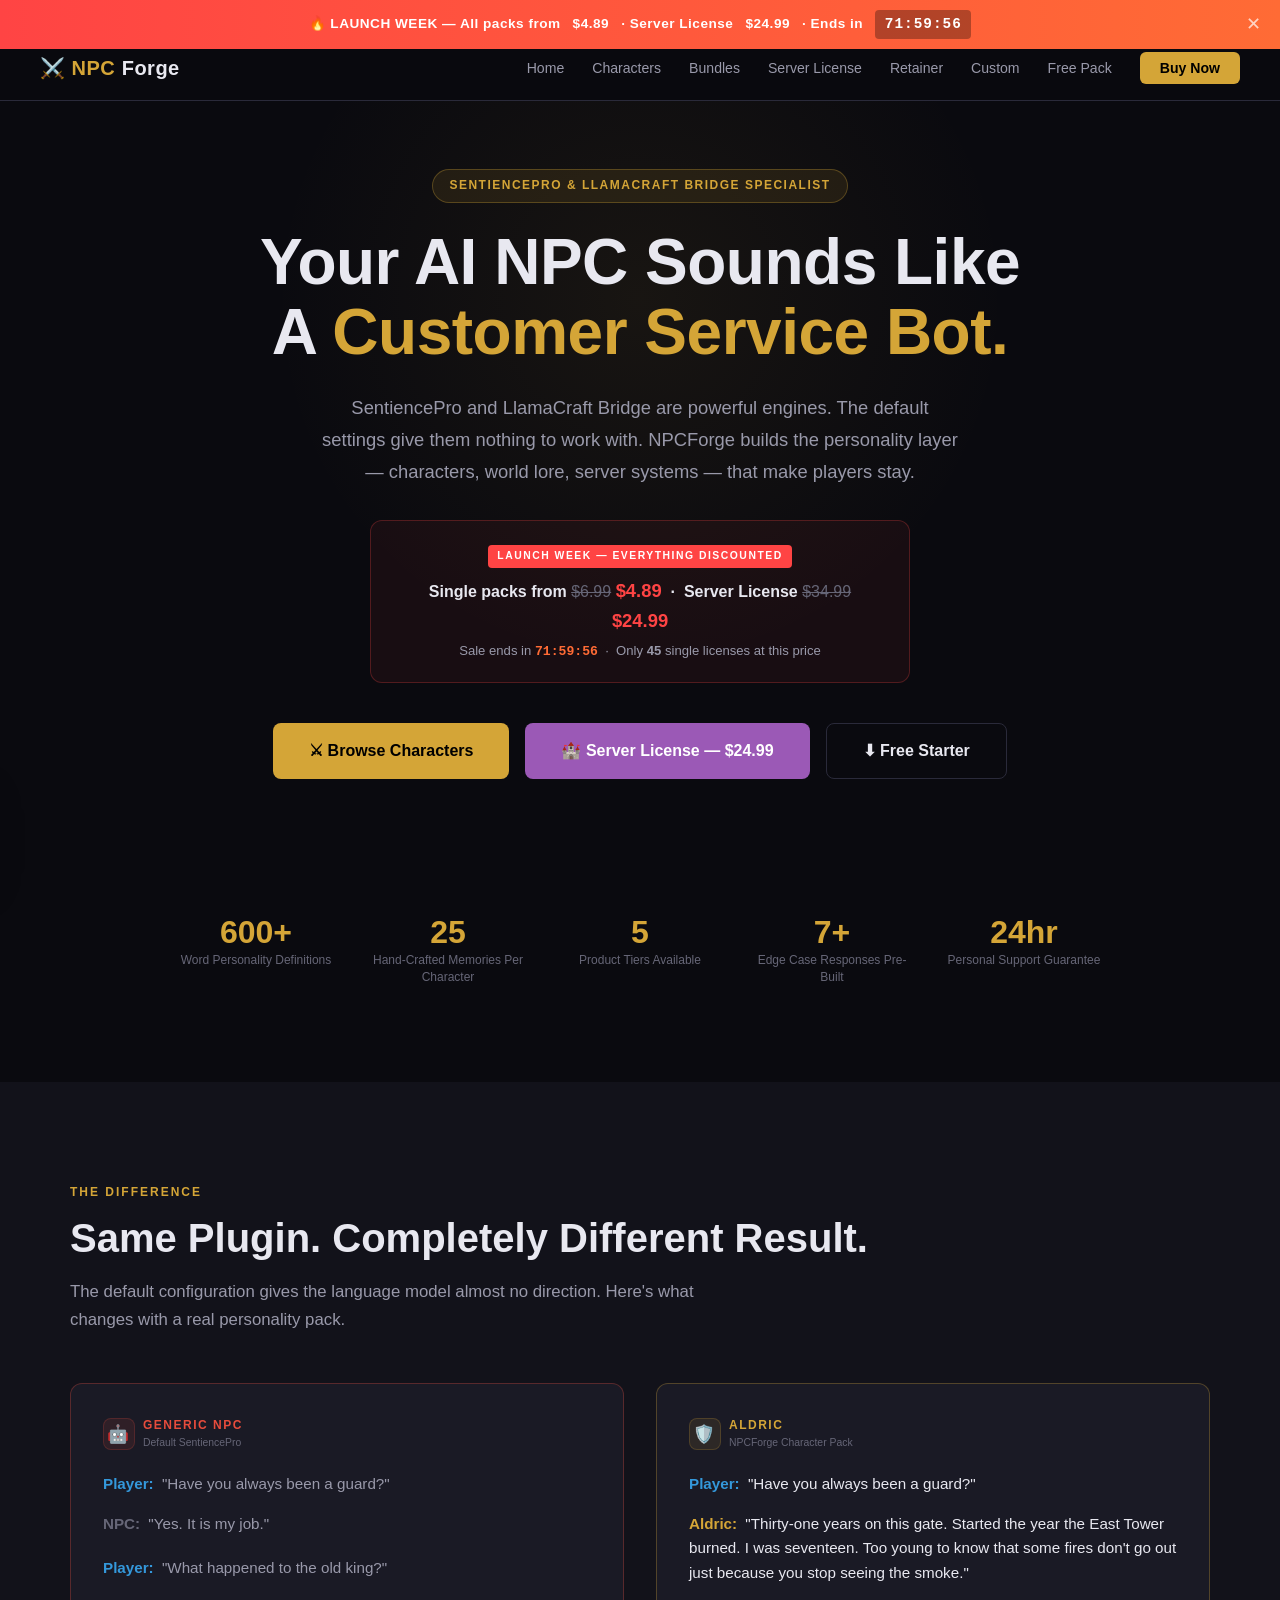
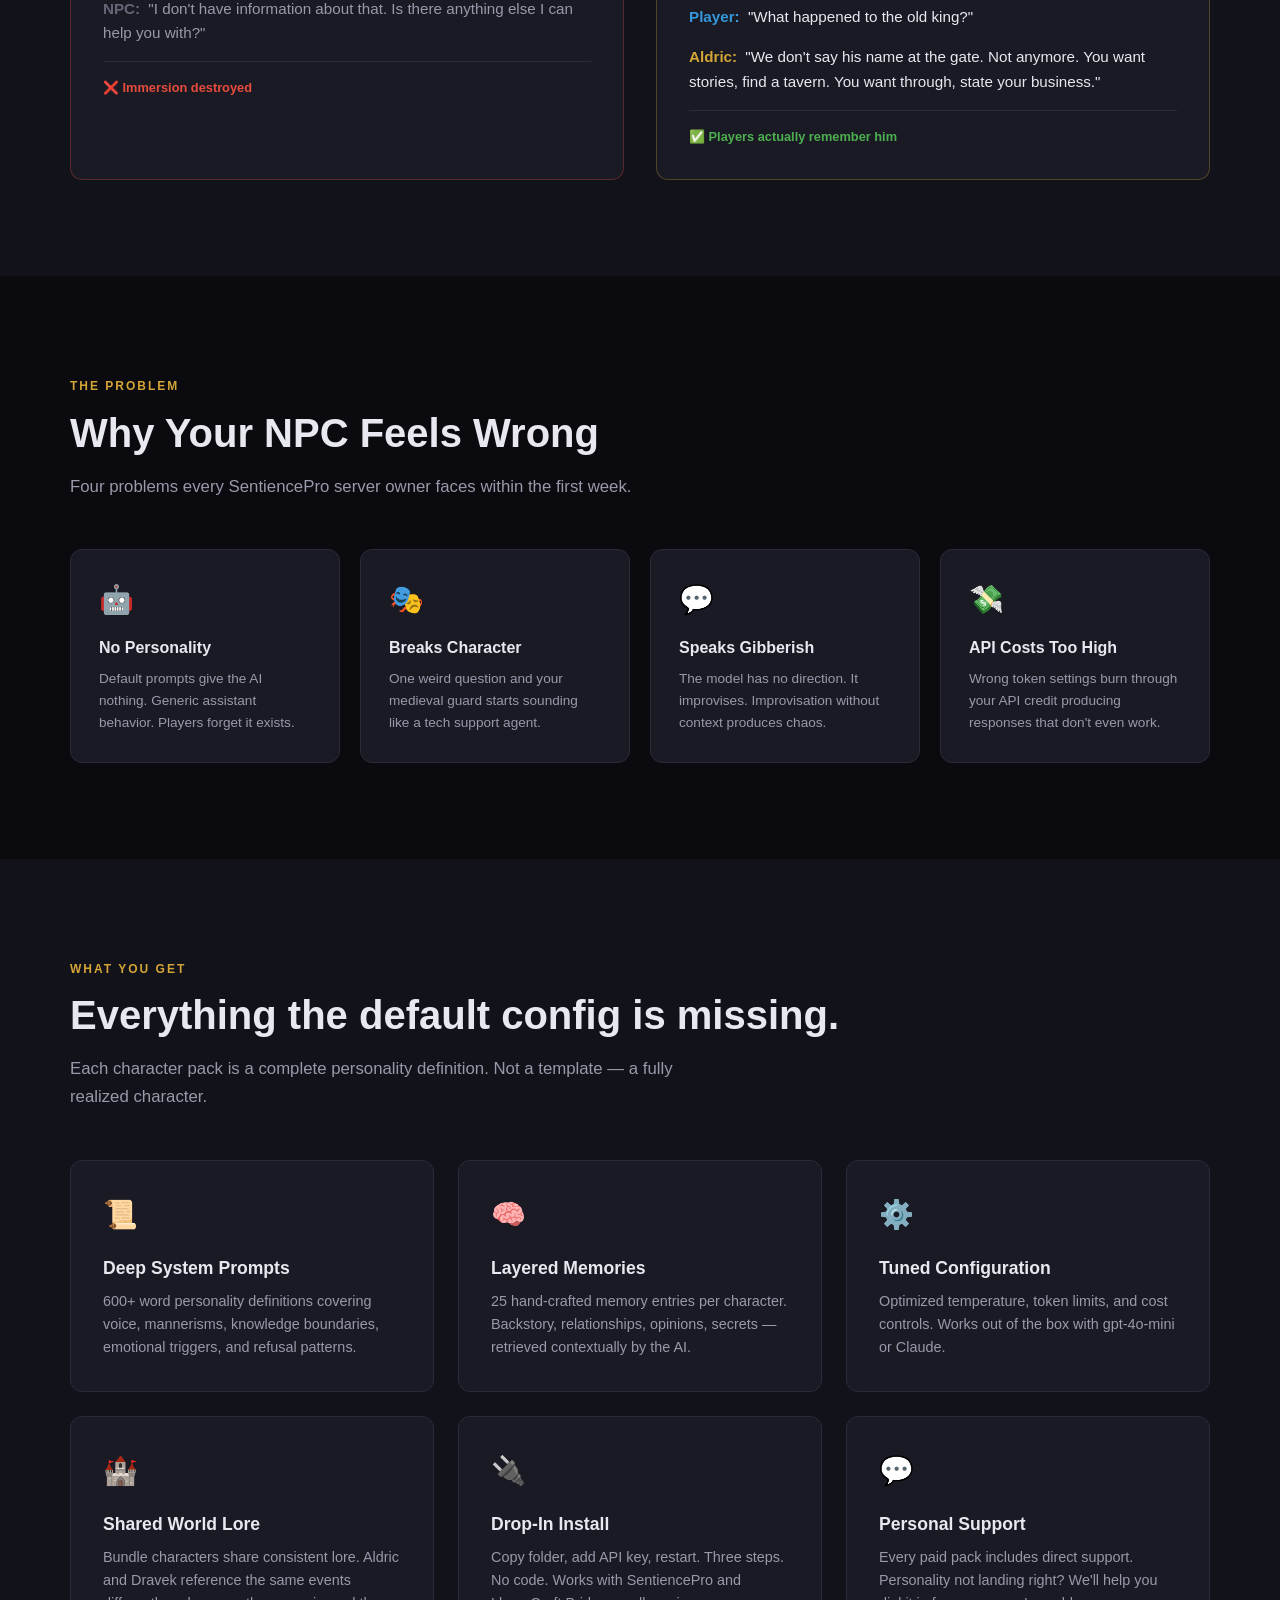
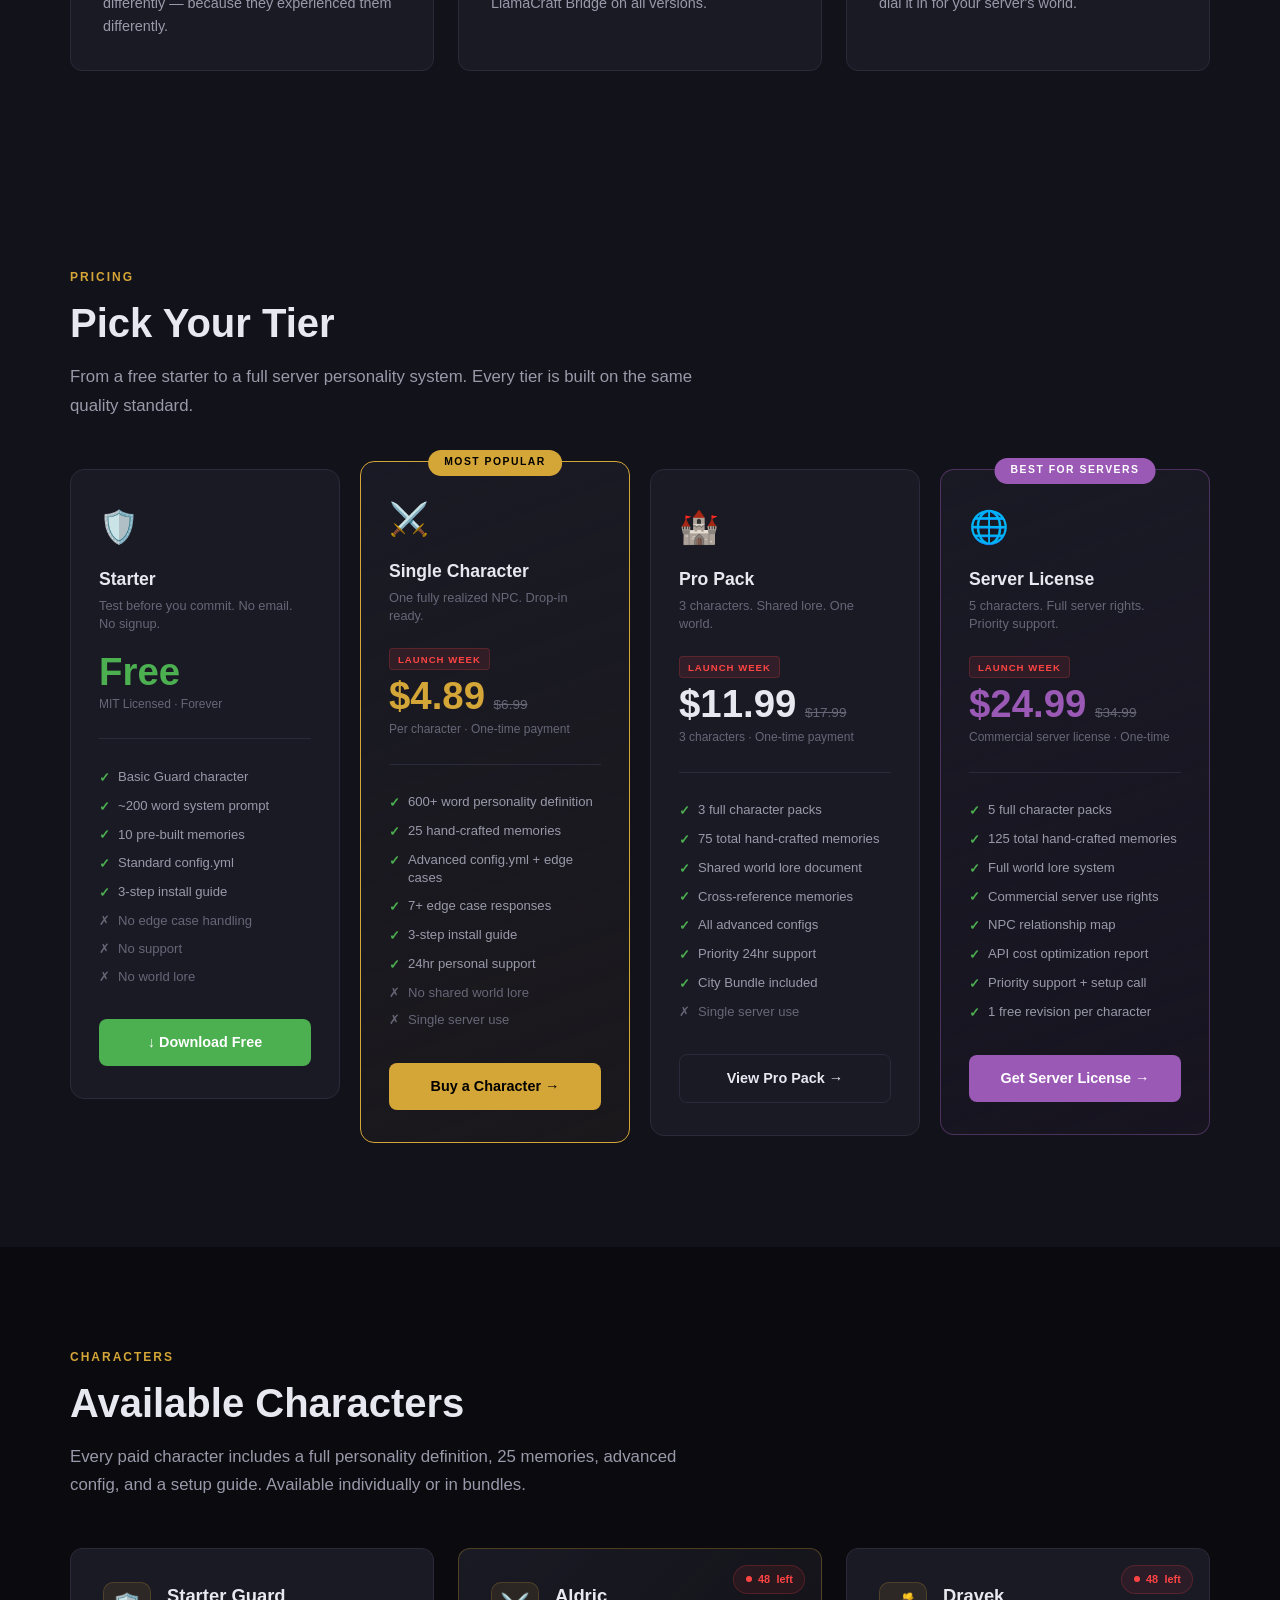
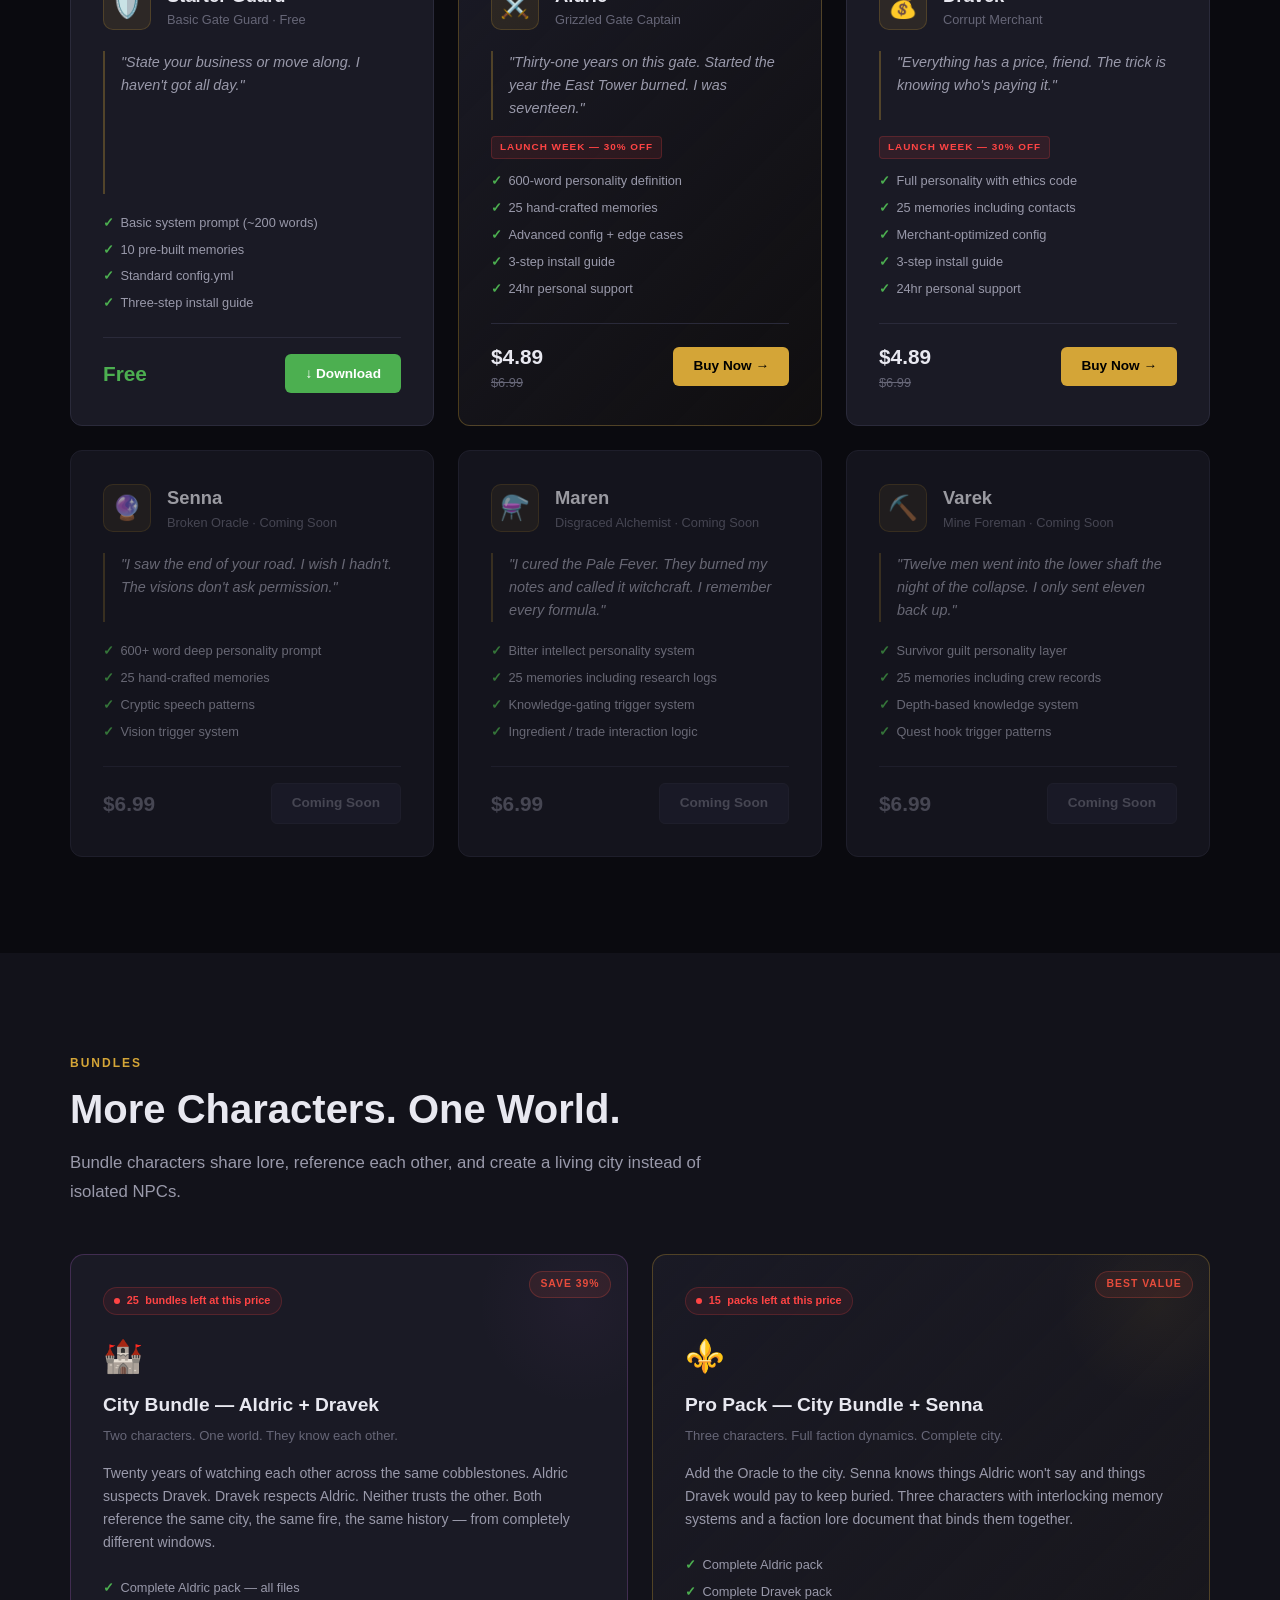
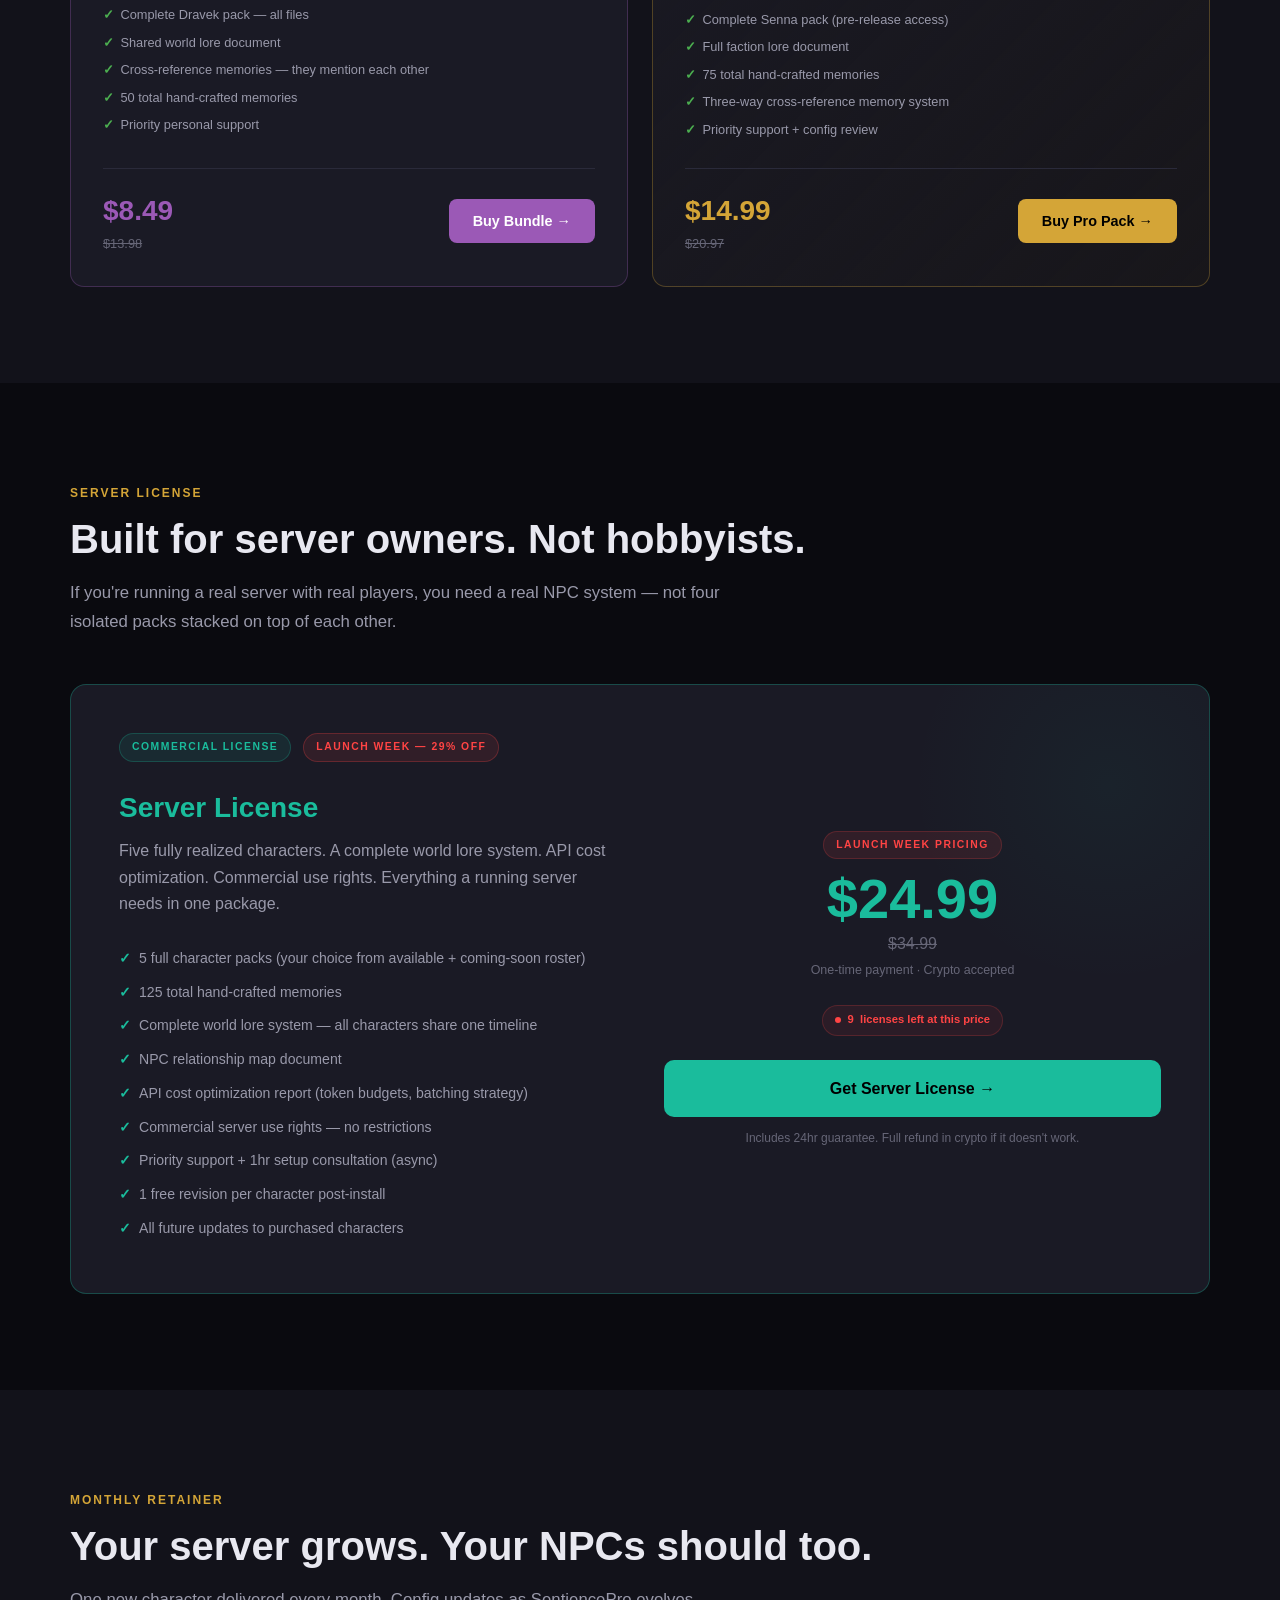
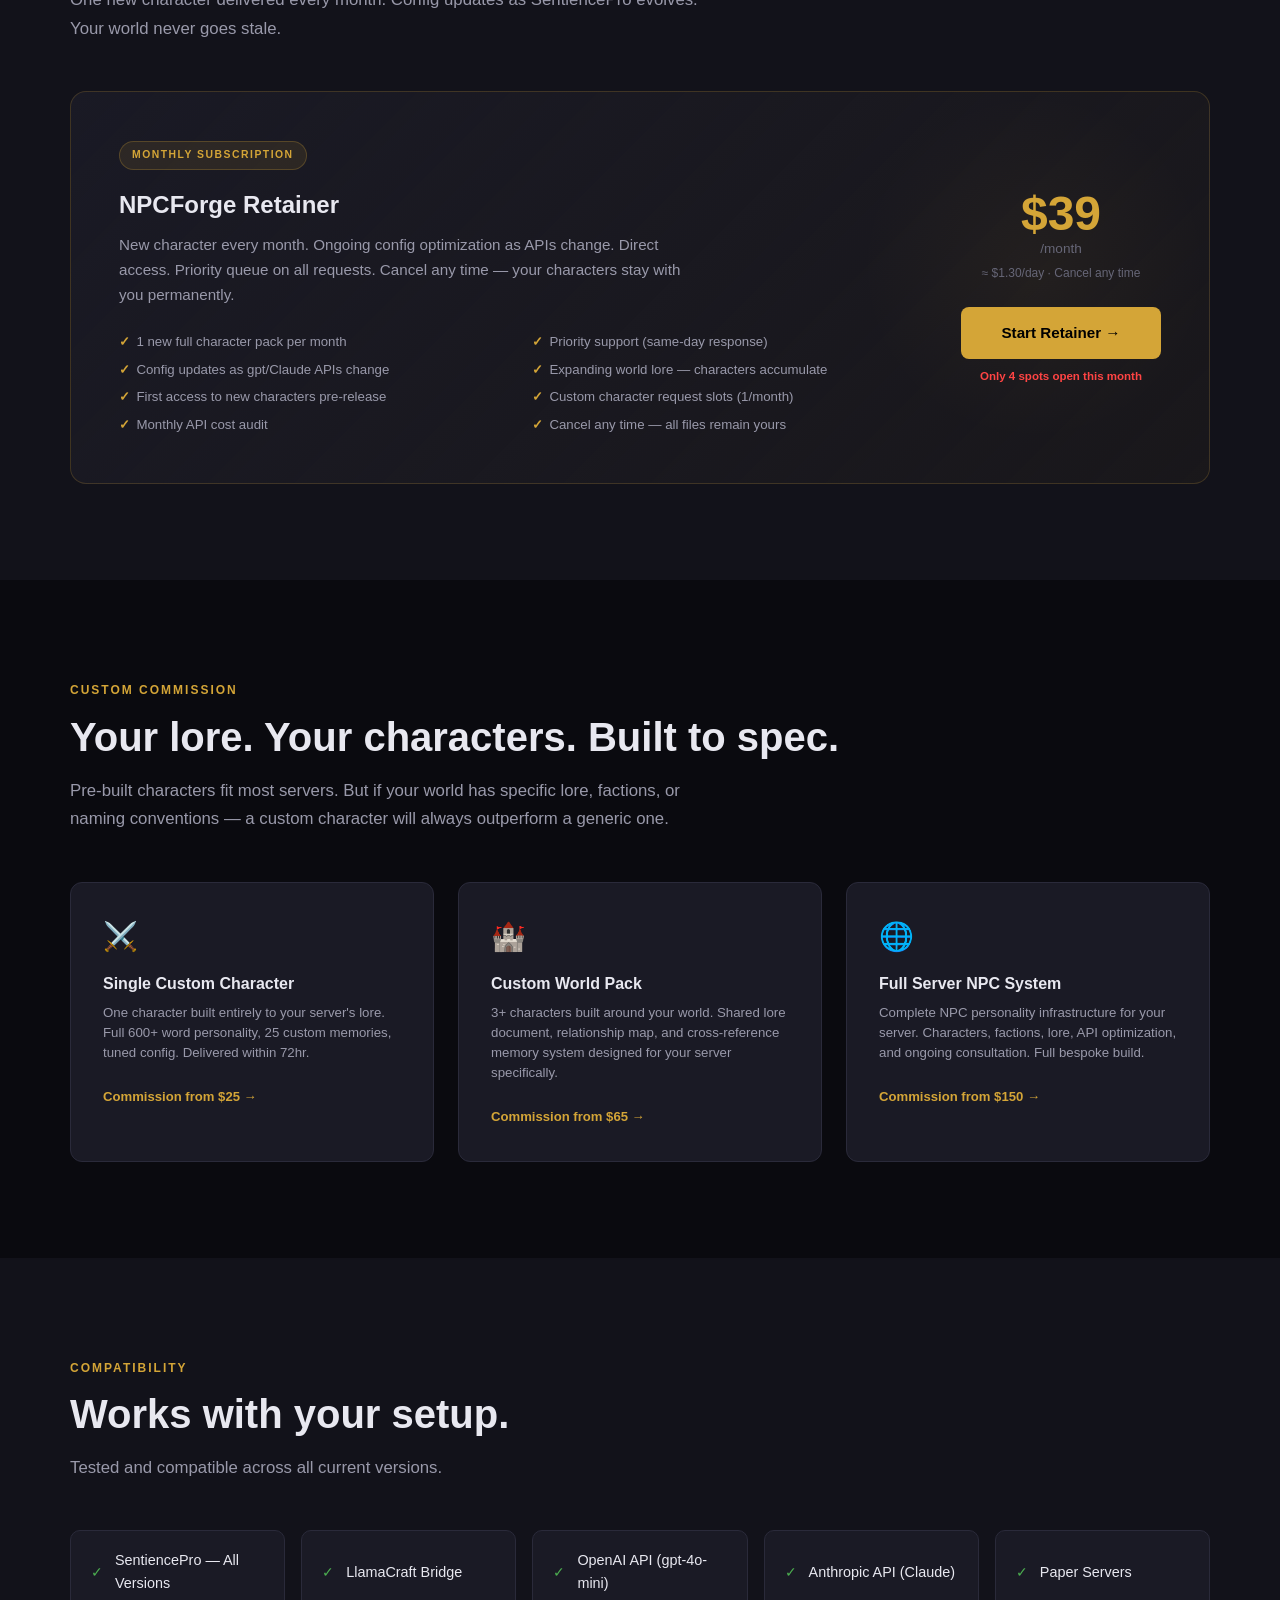
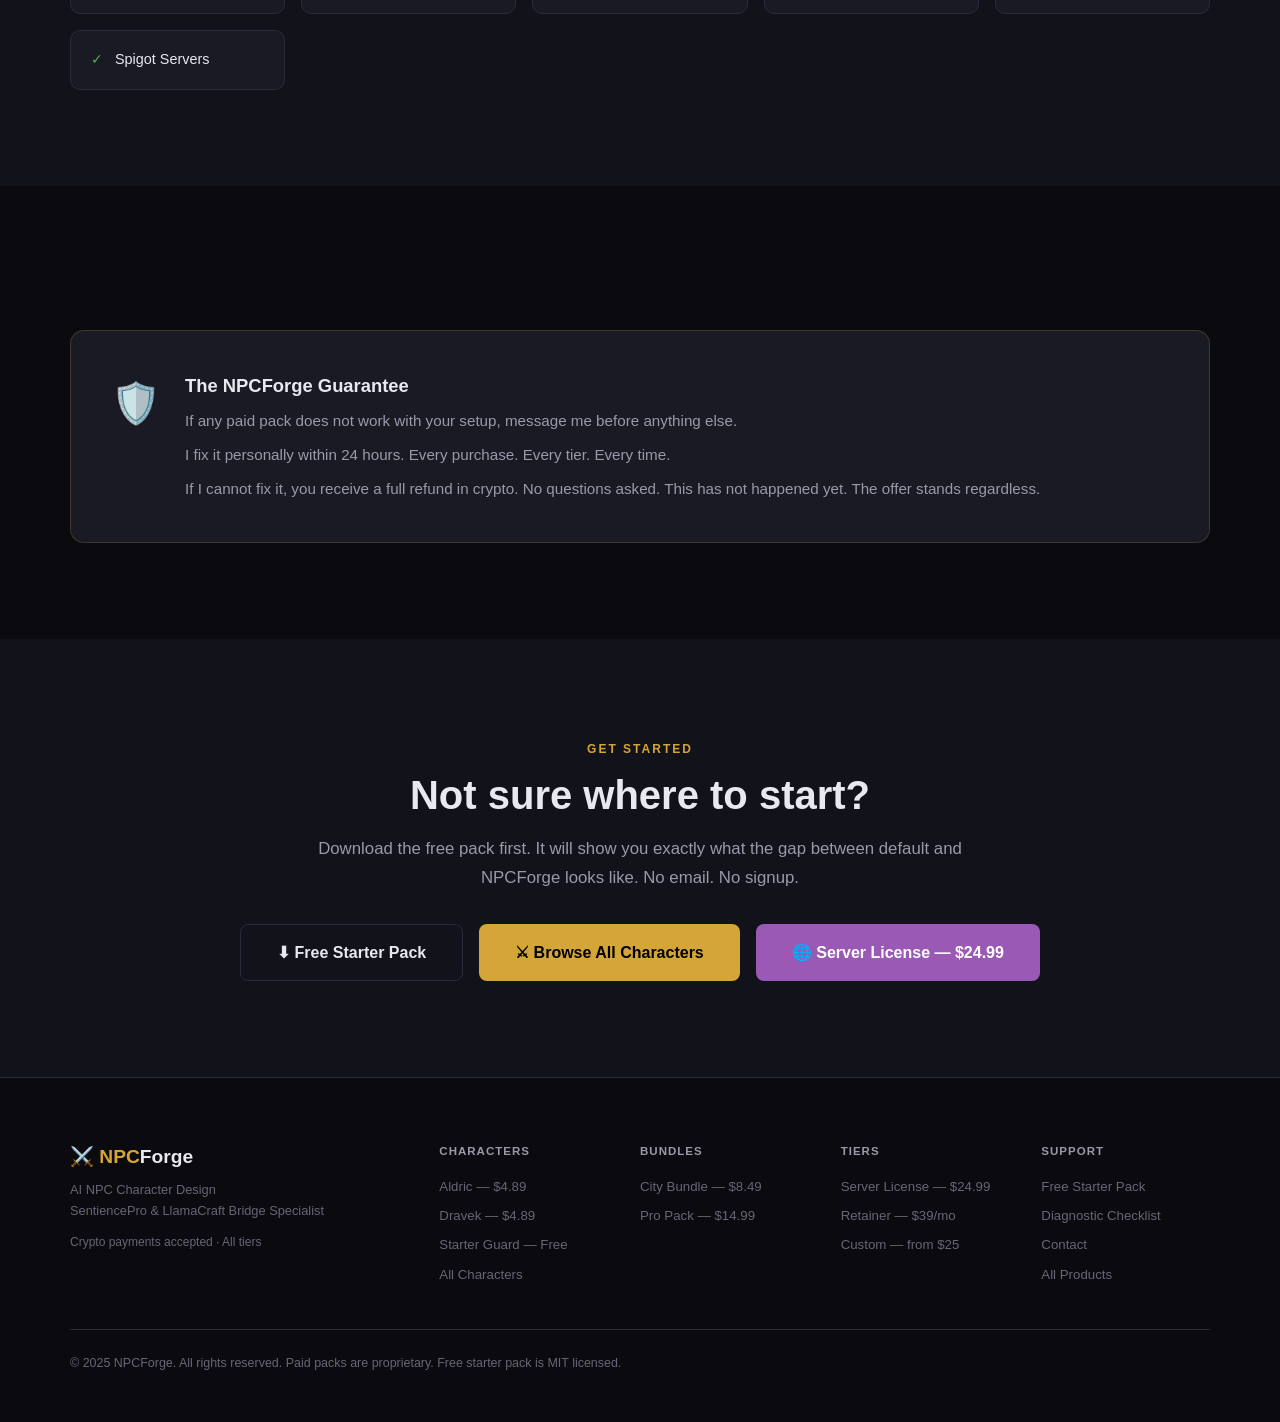
<file: index.html>
<!DOCTYPE html>
<html lang="en">
<head>
    <meta charset="UTF-8">
    <meta name="viewport" content="width=device-width, initial-scale=1.0">
    <title>NPCForge — AI NPC Personality Engine for SentiencePro & LlamaCraft</title>
    <meta name="description" content="Stop your AI NPCs from sounding like customer service bots. Professional character packs, server licenses, and custom commissions for SentiencePro and LlamaCraft Bridge.">
    <meta name="keywords" content="NPCForge, SentiencePro, LlamaCraft, Minecraft NPC, AI NPC, personality engine, Minecraft AI">
    <meta property="og:title" content="NPCForge — AI NPC Characters That Actually Feel Human">
    <meta property="og:description" content="Your AI NPC sounds like a customer service bot. Professional personality packs from $4.89. Server licenses, world lore systems, and custom commissions available.">
    <meta property="og:type" content="website">
    <meta property="og:url" content="https://npcforge.github.io">
    <link rel="canonical" href="https://npcforge.github.io">
    <style>
        :root {
            --gold: #D4A537;
            --gold-light: #F2D06B;
            --gold-dark: #B8860B;
            --bg-primary: #0A0A0F;
            --bg-secondary: #12121A;
            --bg-card: #1A1A25;
            --bg-card-hover: #222233;
            --text-primary: #E8E8F0;
            --text-secondary: #9999AA;
            --text-muted: #666677;
            --border: #2A2A3A;
            --green: #4CAF50;
            --red: #E74C3C;
            --blue: #3498DB;
            --urgent-red: #FF4444;
            --urgent-orange: #FF6B35;
            --purple: #9B59B6;
            --purple-light: #B07CC6;
            --teal: #1ABC9C;
            --teal-light: #2EE0BA;
        }

        *, *::before, *::after {
            margin: 0;
            padding: 0;
            box-sizing: border-box;
        }

        html { scroll-behavior: smooth; }

        body {
            font-family: 'Segoe UI', -apple-system, BlinkMacSystemFont, sans-serif;
            background: var(--bg-primary);
            color: var(--text-primary);
            line-height: 1.6;
            overflow-x: hidden;
        }

        /* ══════════════════════════════════
           URGENCY BANNER
        ══════════════════════════════════ */
        .urgency-banner {
            background: linear-gradient(90deg, #FF4444 0%, #FF6B35 50%, #FF4444 100%);
            background-size: 200% 100%;
            animation: bannerShift 3s ease infinite;
            color: #fff;
            text-align: center;
            padding: 0.6rem 3rem;
            font-size: 0.85rem;
            font-weight: 700;
            letter-spacing: 0.5px;
            position: fixed;
            top: 0;
            left: 0;
            right: 0;
            z-index: 1001;
            display: flex;
            align-items: center;
            justify-content: center;
            gap: 0.75rem;
        }

        @keyframes bannerShift {
            0%, 100% { background-position: 0% 50%; }
            50% { background-position: 100% 50%; }
        }

        .urgency-banner .banner-timer {
            background: rgba(0,0,0,0.3);
            padding: 0.2rem 0.6rem;
            border-radius: 4px;
            font-family: 'Courier New', monospace;
            font-size: 0.9rem;
            letter-spacing: 1px;
        }

        .urgency-banner .banner-close {
            position: absolute;
            right: 1rem;
            background: none;
            border: none;
            color: rgba(255,255,255,0.7);
            font-size: 1.1rem;
            cursor: pointer;
            padding: 0.2rem;
            line-height: 1;
        }

        .urgency-banner .banner-close:hover { color: #fff; }

        /* ══════════════════════════════════
           NAV
        ══════════════════════════════════ */
        nav {
            position: fixed;
            top: 36px;
            left: 0; right: 0;
            z-index: 1000;
            background: rgba(10, 10, 15, 0.97);
            backdrop-filter: blur(12px);
            border-bottom: 1px solid var(--border);
            padding: 0 2rem;
            transition: top 0.3s;
        }

        nav.banner-closed { top: 0; }

        .nav-inner {
            max-width: 1200px;
            margin: 0 auto;
            display: flex;
            justify-content: space-between;
            align-items: center;
            height: 64px;
        }

        .nav-logo {
            font-size: 1.25rem;
            font-weight: 700;
            color: var(--gold);
            text-decoration: none;
            letter-spacing: 0.5px;
            display: flex;
            align-items: center;
            gap: 0.4rem;
        }

        .nav-logo span { color: var(--text-primary); }

        .nav-links {
            display: flex;
            gap: 1.75rem;
            list-style: none;
            align-items: center;
        }

        .nav-links a {
            color: var(--text-secondary);
            text-decoration: none;
            font-size: 0.88rem;
            font-weight: 500;
            transition: color 0.2s;
        }

        .nav-links a:hover { color: var(--gold); }

        .nav-links .nav-cta {
            background: var(--gold);
            color: #000;
            padding: 0.5rem 1.25rem;
            border-radius: 6px;
            font-weight: 600;
        }

        .nav-links .nav-cta:hover {
            background: var(--gold-light);
            color: #000;
        }

        .nav-toggle {
            display: none;
            background: none;
            border: none;
            color: var(--text-primary);
            font-size: 1.5rem;
            cursor: pointer;
        }

        /* ══════════════════════════════════
           HERO
        ══════════════════════════════════ */
        .hero {
            min-height: 100vh;
            display: flex;
            align-items: center;
            justify-content: center;
            text-align: center;
            padding: 8rem 2rem 5rem;
            position: relative;
            overflow: hidden;
        }

        .hero::before {
            content: '';
            position: absolute;
            top: -100px; left: 50%;
            transform: translateX(-50%);
            width: 800px; height: 800px;
            background: radial-gradient(circle, rgba(212,165,55,0.07) 0%, transparent 65%);
            pointer-events: none;
        }

        .hero::after {
            content: '';
            position: absolute;
            bottom: 0; left: 0; right: 0;
            height: 200px;
            background: linear-gradient(to bottom, transparent, var(--bg-primary));
            pointer-events: none;
        }

        .hero-content {
            max-width: 860px;
            position: relative;
            z-index: 1;
        }

        .hero-badge {
            display: inline-block;
            background: rgba(212,165,55,0.1);
            border: 1px solid rgba(212,165,55,0.3);
            color: var(--gold);
            padding: 0.4rem 1rem;
            border-radius: 50px;
            font-size: 0.75rem;
            font-weight: 600;
            letter-spacing: 1.5px;
            text-transform: uppercase;
            margin-bottom: 1.5rem;
        }

        .hero h1 {
            font-size: clamp(2.4rem, 5.5vw, 4rem);
            font-weight: 800;
            line-height: 1.1;
            margin-bottom: 1.5rem;
            letter-spacing: -0.5px;
        }

        .hero h1 .highlight { color: var(--gold); }

        .hero-sub {
            font-size: 1.15rem;
            color: var(--text-secondary);
            max-width: 640px;
            margin: 0 auto 2rem;
            line-height: 1.75;
        }

        /* ══════════════════════════════════
           LAUNCH PRICING CALLOUT
        ══════════════════════════════════ */
        .hero-launch-box {
            background: rgba(255, 68, 68, 0.06);
            border: 1px solid rgba(255, 68, 68, 0.25);
            border-radius: 12px;
            padding: 1.25rem 2rem;
            margin: 0 auto 2.5rem;
            max-width: 540px;
            position: relative;
            animation: launchPulse 3s ease-in-out infinite;
        }

        @keyframes launchPulse {
            0%, 100% { border-color: rgba(255,68,68,0.25); }
            50% { border-color: rgba(255,68,68,0.55); }
        }

        .launch-tag {
            display: inline-block;
            background: var(--urgent-red);
            color: #fff;
            font-size: 0.65rem;
            font-weight: 800;
            letter-spacing: 1.5px;
            text-transform: uppercase;
            padding: 0.2rem 0.6rem;
            border-radius: 4px;
            margin-bottom: 0.5rem;
        }

        .hero-launch-box .launch-text {
            color: var(--text-primary);
            font-size: 1rem;
            font-weight: 600;
            margin-bottom: 0.25rem;
        }

        .launch-price-strike {
            text-decoration: line-through;
            color: var(--text-muted);
            font-weight: 400;
        }

        .launch-price-now {
            color: var(--urgent-red);
            font-weight: 800;
            font-size: 1.15rem;
        }

        .hero-launch-box .launch-countdown {
            color: var(--text-secondary);
            font-size: 0.82rem;
            margin-top: 0.3rem;
        }

        .countdown-timer {
            color: var(--urgent-orange);
            font-weight: 700;
            font-family: 'Courier New', monospace;
        }

        .hero-buttons {
            display: flex;
            gap: 1rem;
            justify-content: center;
            flex-wrap: wrap;
        }

        .btn {
            display: inline-flex;
            align-items: center;
            gap: 0.5rem;
            padding: 0.9rem 2.25rem;
            border-radius: 8px;
            font-size: 1rem;
            font-weight: 600;
            text-decoration: none;
            border: none;
            cursor: pointer;
            transition: all 0.2s;
        }

        .btn-primary {
            background: var(--gold);
            color: #000;
        }

        .btn-primary:hover {
            background: var(--gold-light);
            transform: translateY(-2px);
            box-shadow: 0 8px 30px rgba(212,165,55,0.3);
        }

        .btn-secondary {
            background: transparent;
            color: var(--text-primary);
            border: 1px solid var(--border);
        }

        .btn-secondary:hover {
            border-color: var(--gold);
            color: var(--gold);
            transform: translateY(-2px);
        }

        .btn-purple {
            background: var(--purple);
            color: #fff;
        }

        .btn-purple:hover {
            background: var(--purple-light);
            transform: translateY(-2px);
            box-shadow: 0 8px 30px rgba(155,89,182,0.3);
        }

        /* ══════════════════════════════════
           STATS BAR
        ══════════════════════════════════ */
        .stats-bar {
            max-width: 1000px;
            margin: 0 auto;
            padding: 0 2rem 5rem;
            display: grid;
            grid-template-columns: repeat(5, 1fr);
            gap: 1.5rem;
            text-align: center;
            position: relative;
            z-index: 1;
        }

        .stat-item { padding: 1rem 0; }

        .stat-number {
            font-size: 2rem;
            font-weight: 800;
            color: var(--gold);
            line-height: 1;
            margin-bottom: 0.25rem;
        }

        .stat-label {
            font-size: 0.75rem;
            color: var(--text-muted);
            line-height: 1.4;
        }

        /* ══════════════════════════════════
           SECTIONS
        ══════════════════════════════════ */
        .section { padding: 6rem 2rem; }

        .section-inner {
            max-width: 1140px;
            margin: 0 auto;
        }

        .section-label {
            display: inline-block;
            color: var(--gold);
            font-size: 0.75rem;
            font-weight: 700;
            letter-spacing: 2px;
            text-transform: uppercase;
            margin-bottom: 0.75rem;
        }

        .section-title {
            font-size: clamp(1.7rem, 3.5vw, 2.5rem);
            font-weight: 700;
            margin-bottom: 1rem;
            line-height: 1.2;
        }

        .section-desc {
            color: var(--text-secondary);
            font-size: 1.05rem;
            max-width: 660px;
            margin-bottom: 3rem;
            line-height: 1.7;
        }

        /* ══════════════════════════════════
           BEFORE / AFTER
        ══════════════════════════════════ */
        .comparison { background: var(--bg-secondary); }

        .compare-grid {
            display: grid;
            grid-template-columns: 1fr 1fr;
            gap: 2rem;
        }

        .compare-card {
            background: var(--bg-card);
            border: 1px solid var(--border);
            border-radius: 12px;
            padding: 2rem;
        }

        .compare-card.bad { border-color: rgba(231,76,60,0.3); }
        .compare-card.good { border-color: rgba(212,165,55,0.3); }

        .compare-label {
            font-size: 0.75rem;
            font-weight: 700;
            letter-spacing: 1.5px;
            text-transform: uppercase;
            margin-bottom: 1.25rem;
            display: flex;
            align-items: center;
            gap: 0.5rem;
        }

        .compare-card.bad .compare-label { color: var(--red); }
        .compare-card.good .compare-label { color: var(--gold); }

        .compare-icon {
            width: 32px; height: 32px;
            border-radius: 8px;
            display: flex; align-items: center; justify-content: center;
            font-size: 1.1rem;
        }

        .compare-card.bad .compare-icon {
            background: rgba(231,76,60,0.1);
            border: 1px solid rgba(231,76,60,0.2);
        }

        .compare-card.good .compare-icon {
            background: rgba(212,165,55,0.1);
            border: 1px solid rgba(212,165,55,0.2);
        }

        .chat-line { margin-bottom: 1rem; font-size: 0.95rem; line-height: 1.6; }
        .chat-line .speaker { font-weight: 700; margin-right: 0.25rem; }
        .chat-line .speaker.player { color: var(--blue); }
        .chat-line .speaker.npc { color: var(--text-muted); }
        .compare-card.good .chat-line .speaker.npc { color: var(--gold); }
        .chat-line .dialogue { color: var(--text-secondary); }
        .compare-card.good .chat-line .dialogue { color: var(--text-primary); }

        .compare-verdict {
            margin-top: 1rem;
            padding-top: 1rem;
            border-top: 1px solid var(--border);
            font-size: 0.8rem;
            font-weight: 600;
        }

        .compare-card.bad .compare-verdict { color: var(--red); }
        .compare-card.good .compare-verdict { color: var(--green); }

        /* ══════════════════════════════════
           PROBLEMS
        ══════════════════════════════════ */
        .problems-grid {
            display: grid;
            grid-template-columns: repeat(4, 1fr);
            gap: 1.25rem;
        }

        .problem-card {
            background: var(--bg-card);
            border: 1px solid var(--border);
            border-radius: 12px;
            padding: 1.75rem;
            transition: border-color 0.2s, transform 0.2s;
        }

        .problem-card:hover {
            border-color: rgba(212,165,55,0.3);
            transform: translateY(-3px);
        }

        .problem-icon { font-size: 1.75rem; margin-bottom: 0.75rem; }
        .problem-card h3 { font-size: 1rem; font-weight: 600; margin-bottom: 0.5rem; }
        .problem-card p { color: var(--text-secondary); font-size: 0.85rem; line-height: 1.6; }

        /* ══════════════════════════════════
           FEATURES
        ══════════════════════════════════ */
        .features-grid {
            display: grid;
            grid-template-columns: repeat(3, 1fr);
            gap: 1.5rem;
        }

        .feature-card {
            background: var(--bg-card);
            border: 1px solid var(--border);
            border-radius: 12px;
            padding: 2rem;
            transition: border-color 0.2s, transform 0.2s;
        }

        .feature-card:hover {
            border-color: rgba(212,165,55,0.3);
            transform: translateY(-3px);
        }

        .feature-icon { font-size: 1.75rem; margin-bottom: 1rem; }
        .feature-card h3 { font-size: 1.1rem; margin-bottom: 0.5rem; font-weight: 600; }
        .feature-card p { color: var(--text-secondary); font-size: 0.9rem; line-height: 1.6; }

        /* ══════════════════════════════════
           PRICING TIERS
        ══════════════════════════════════ */
        .pricing-section { background: var(--bg-secondary); }

        .pricing-grid {
            display: grid;
            grid-template-columns: repeat(4, 1fr);
            gap: 1.25rem;
            align-items: start;
        }

        .pricing-card {
            background: var(--bg-card);
            border: 1px solid var(--border);
            border-radius: 14px;
            padding: 2rem 1.75rem;
            display: flex;
            flex-direction: column;
            position: relative;
            transition: border-color 0.2s, transform 0.2s;
        }

        .pricing-card:hover {
            border-color: rgba(212,165,55,0.3);
            transform: translateY(-4px);
        }

        .pricing-card.featured-tier {
            border-color: var(--gold);
            background: linear-gradient(160deg, var(--bg-card) 0%, rgba(212,165,55,0.04) 100%);
            transform: translateY(-8px);
        }

        .pricing-card.featured-tier:hover { transform: translateY(-12px); }

        .pricing-card.enterprise-tier {
            border-color: rgba(155,89,182,0.4);
            background: linear-gradient(160deg, var(--bg-card) 0%, rgba(155,89,182,0.04) 100%);
        }

        .pricing-card.enterprise-tier:hover { border-color: var(--purple); }

        .tier-badge {
            position: absolute;
            top: -12px;
            left: 50%;
            transform: translateX(-50%);
            background: var(--gold);
            color: #000;
            font-size: 0.65rem;
            font-weight: 800;
            letter-spacing: 1.5px;
            text-transform: uppercase;
            padding: 0.3rem 1rem;
            border-radius: 50px;
            white-space: nowrap;
        }

        .tier-badge.purple-badge {
            background: var(--purple);
            color: #fff;
        }

        .tier-icon { font-size: 2rem; margin-bottom: 0.75rem; }

        .tier-name {
            font-size: 1.1rem;
            font-weight: 700;
            margin-bottom: 0.25rem;
        }

        .tier-tagline {
            font-size: 0.8rem;
            color: var(--text-muted);
            margin-bottom: 1.25rem;
            line-height: 1.4;
        }

        .tier-price-block {
            margin-bottom: 1.5rem;
            padding-bottom: 1.5rem;
            border-bottom: 1px solid var(--border);
        }

        .tier-launch-tag {
            display: inline-block;
            background: rgba(255,68,68,0.1);
            border: 1px solid rgba(255,68,68,0.2);
            color: var(--urgent-red);
            font-size: 0.6rem;
            font-weight: 700;
            letter-spacing: 1px;
            text-transform: uppercase;
            padding: 0.15rem 0.5rem;
            border-radius: 4px;
            margin-bottom: 0.4rem;
        }

        .tier-price {
            font-size: 2.4rem;
            font-weight: 800;
            color: var(--text-primary);
            line-height: 1;
        }

        .pricing-card.featured-tier .tier-price { color: var(--gold); }
        .pricing-card.enterprise-tier .tier-price { color: var(--purple); }

        .tier-price-original {
            font-size: 0.85rem;
            color: var(--text-muted);
            text-decoration: line-through;
            margin-left: 0.25rem;
        }

        .tier-price-note {
            font-size: 0.75rem;
            color: var(--text-muted);
            margin-top: 0.25rem;
        }

        .tier-features {
            list-style: none;
            margin-bottom: 1.75rem;
            flex: 1;
        }

        .tier-features li {
            font-size: 0.82rem;
            color: var(--text-secondary);
            padding: 0.3rem 0;
            display: flex;
            align-items: flex-start;
            gap: 0.5rem;
            line-height: 1.4;
        }

        .tier-features li .feat-check {
            color: var(--green);
            font-weight: 700;
            flex-shrink: 0;
            margin-top: 0.05rem;
        }

        .tier-features li .feat-x {
            color: var(--text-muted);
            flex-shrink: 0;
        }

        .tier-features li.muted { color: var(--text-muted); }

        .tier-btn {
            display: block;
            text-align: center;
            padding: 0.75rem 1rem;
            border-radius: 8px;
            font-size: 0.9rem;
            font-weight: 700;
            text-decoration: none;
            transition: all 0.2s;
            border: none;
            cursor: pointer;
        }

        .tier-btn-gold { background: var(--gold); color: #000; }
        .tier-btn-gold:hover { background: var(--gold-light); transform: translateY(-1px); }

        .tier-btn-outline {
            background: transparent;
            color: var(--text-primary);
            border: 1px solid var(--border);
        }

        .tier-btn-outline:hover {
            border-color: var(--gold);
            color: var(--gold);
        }

        .tier-btn-purple { background: var(--purple); color: #fff; }
        .tier-btn-purple:hover { background: var(--purple-light); transform: translateY(-1px); }

        .tier-btn-green { background: var(--green); color: #fff; }
        .tier-btn-green:hover { background: #5cc760; transform: translateY(-1px); }

        /* ══════════════════════════════════
           CHARACTERS SHOWCASE
        ══════════════════════════════════ */
        .characters-grid {
            display: grid;
            grid-template-columns: repeat(auto-fit, minmax(290px, 1fr));
            gap: 1.5rem;
        }

        .char-card {
            background: var(--bg-card);
            border: 1px solid var(--border);
            border-radius: 12px;
            padding: 2rem;
            transition: border-color 0.2s, transform 0.2s;
            display: flex;
            flex-direction: column;
            position: relative;
        }

        .char-card:hover {
            border-color: rgba(212,165,55,0.3);
            transform: translateY(-3px);
        }

        .char-card.featured-char {
            border-color: rgba(212,165,55,0.3);
            background: linear-gradient(135deg, var(--bg-card) 0%, rgba(212,165,55,0.03) 100%);
        }

        .char-card.coming-soon { opacity: 0.65; }

        .char-header {
            display: flex;
            align-items: center;
            gap: 1rem;
            margin-bottom: 1.25rem;
        }

        .char-avatar {
            width: 48px; height: 48px;
            border-radius: 10px;
            background: rgba(212,165,55,0.1);
            border: 1px solid rgba(212,165,55,0.2);
            display: flex; align-items: center; justify-content: center;
            font-size: 1.5rem;
            flex-shrink: 0;
        }

        .char-name { font-size: 1.15rem; font-weight: 700; }
        .char-role { font-size: 0.8rem; color: var(--text-muted); }

        .char-quote {
            color: var(--text-secondary);
            font-style: italic;
            font-size: 0.9rem;
            line-height: 1.6;
            margin-bottom: 1rem;
            padding-left: 1rem;
            border-left: 2px solid rgba(212,165,55,0.3);
            flex: 1;
        }

        .char-includes {
            list-style: none;
            margin-bottom: 1.25rem;
        }

        .char-includes li {
            font-size: 0.8rem;
            color: var(--text-secondary);
            padding: 0.2rem 0;
            display: flex;
            align-items: flex-start;
            gap: 0.4rem;
        }

        .char-includes li::before {
            content: '✓';
            color: var(--green);
            font-weight: 700;
            flex-shrink: 0;
        }

        .char-footer {
            display: flex;
            align-items: center;
            justify-content: space-between;
            margin-top: auto;
            padding-top: 1rem;
            border-top: 1px solid var(--border);
        }

        .char-price { font-size: 1.3rem; font-weight: 800; }
        .char-price.free { color: var(--green); }
        .char-price-original {
            font-size: 0.8rem;
            color: var(--text-muted);
            text-decoration: line-through;
            display: block;
            font-weight: 400;
        }

        .stock-badge {
            position: absolute;
            top: 1rem;
            right: 1rem;
            display: flex;
            align-items: center;
            gap: 0.4rem;
            background: rgba(255, 68, 68, 0.08);
            border: 1px solid rgba(255, 68, 68, 0.2);
            padding: 0.3rem 0.7rem;
            border-radius: 50px;
            font-size: 0.68rem;
            font-weight: 700;
            color: var(--urgent-red);
        }

        .stock-dot {
            width: 6px; height: 6px;
            border-radius: 50%;
            background: var(--urgent-red);
            animation: stockPulse 1.5s ease-in-out infinite;
            flex-shrink: 0;
        }

        @keyframes stockPulse {
            0%, 100% { opacity: 1; transform: scale(1); }
            50% { opacity: 0.4; transform: scale(0.8); }
        }

        .launch-price-tag {
            display: inline-block;
            background: rgba(255, 68, 68, 0.1);
            border: 1px solid rgba(255, 68, 68, 0.2);
            color: var(--urgent-red);
            font-size: 0.62rem;
            font-weight: 700;
            letter-spacing: 1px;
            text-transform: uppercase;
            padding: 0.15rem 0.5rem;
            border-radius: 4px;
            margin-bottom: 0.6rem;
            display: block;
            width: fit-content;
        }

        .char-btn {
            display: inline-flex;
            align-items: center;
            gap: 0.3rem;
            padding: 0.55rem 1.25rem;
            border-radius: 6px;
            font-size: 0.85rem;
            font-weight: 600;
            text-decoration: none;
            transition: all 0.2s;
            white-space: nowrap;
        }

        .char-btn-gold { background: var(--gold); color: #000; }
        .char-btn-gold:hover { background: var(--gold-light); transform: translateY(-1px); }
        .char-btn-green { background: var(--green); color: #fff; }
        .char-btn-green:hover { background: #5cc760; transform: translateY(-1px); }
        .char-btn-disabled {
            background: var(--bg-card-hover);
            color: var(--text-muted);
            cursor: not-allowed;
            border: 1px solid var(--border);
        }

        /* ══════════════════════════════════
           BUNDLES SECTION
        ══════════════════════════════════ */
        .bundles-section { background: var(--bg-secondary); }

        .bundles-grid {
            display: grid;
            grid-template-columns: 1fr 1fr;
            gap: 1.5rem;
        }

        .bundle-card {
            background: var(--bg-card);
            border: 1px solid rgba(155,89,182,0.3);
            border-radius: 14px;
            padding: 2rem;
            position: relative;
            overflow: hidden;
            display: flex;
            flex-direction: column;
            transition: border-color 0.2s, transform 0.2s;
        }

        .bundle-card:hover {
            border-color: rgba(155,89,182,0.6);
            transform: translateY(-3px);
        }

        .bundle-card.gold-bundle {
            border-color: rgba(212,165,55,0.3);
            background: linear-gradient(135deg, var(--bg-card) 0%, rgba(212,165,55,0.03) 100%);
        }

        .bundle-card.gold-bundle:hover { border-color: rgba(212,165,55,0.6); }

        .bundle-card::before {
            content: '';
            position: absolute;
            top: -50px; right: -50px;
            width: 200px; height: 200px;
            background: radial-gradient(circle, rgba(155,89,182,0.06) 0%, transparent 70%);
            pointer-events: none;
        }

        .bundle-card.gold-bundle::before {
            background: radial-gradient(circle, rgba(212,165,55,0.06) 0%, transparent 70%);
        }

        .bundle-top-badge {
            position: absolute;
            top: 1rem;
            right: 1rem;
            background: rgba(231,76,60,0.1);
            color: var(--red);
            border: 1px solid rgba(231,76,60,0.25);
            font-size: 0.65rem;
            font-weight: 700;
            letter-spacing: 1px;
            text-transform: uppercase;
            padding: 0.25rem 0.65rem;
            border-radius: 50px;
        }

        .bundle-stock {
            display: inline-flex;
            align-items: center;
            gap: 0.4rem;
            background: rgba(255, 68, 68, 0.08);
            border: 1px solid rgba(255, 68, 68, 0.2);
            padding: 0.25rem 0.65rem;
            border-radius: 50px;
            font-size: 0.68rem;
            font-weight: 700;
            color: var(--urgent-red);
            margin-bottom: 1rem;
            width: fit-content;
        }

        .bundle-icon { font-size: 2rem; margin-bottom: 0.5rem; }
        .bundle-name { font-size: 1.2rem; font-weight: 700; margin-bottom: 0.25rem; }
        .bundle-tagline { font-size: 0.82rem; color: var(--text-muted); margin-bottom: 1rem; }
        .bundle-desc {
            font-size: 0.88rem;
            color: var(--text-secondary);
            line-height: 1.65;
            margin-bottom: 1.25rem;
        }

        .bundle-includes {
            list-style: none;
            margin-bottom: 1.5rem;
            flex: 1;
        }

        .bundle-includes li {
            font-size: 0.8rem;
            color: var(--text-secondary);
            padding: 0.22rem 0;
            display: flex;
            align-items: flex-start;
            gap: 0.4rem;
        }

        .bundle-includes li::before {
            content: '✓';
            color: var(--green);
            font-weight: 700;
            flex-shrink: 0;
        }

        .bundle-footer {
            display: flex;
            align-items: center;
            justify-content: space-between;
            padding-top: 1.25rem;
            border-top: 1px solid var(--border);
            margin-top: auto;
        }

        .bundle-price-block .bundle-price {
            font-size: 1.75rem;
            font-weight: 800;
            color: var(--purple);
        }

        .bundle-card.gold-bundle .bundle-price-block .bundle-price { color: var(--gold); }

        .bundle-price-block .bundle-original {
            font-size: 0.8rem;
            color: var(--text-muted);
            text-decoration: line-through;
        }

        .bundle-btn {
            display: inline-flex;
            align-items: center;
            gap: 0.4rem;
            padding: 0.65rem 1.5rem;
            background: var(--purple);
            color: #fff;
            border-radius: 8px;
            font-size: 0.9rem;
            font-weight: 600;
            text-decoration: none;
            transition: all 0.2s;
        }

        .bundle-card.gold-bundle .bundle-btn { background: var(--gold); color: #000; }
        .bundle-card.gold-bundle .bundle-btn:hover { background: var(--gold-light); transform: translateY(-1px); }
        .bundle-btn:hover { background: var(--purple-light); transform: translateY(-1px); }

        /* ══════════════════════════════════
           SERVER LICENSE
        ══════════════════════════════════ */
        .license-section { background: var(--bg-primary); }

        .license-card {
            background: var(--bg-card);
            border: 1px solid rgba(26, 188, 156, 0.3);
            border-radius: 16px;
            padding: 3rem;
            display: grid;
            grid-template-columns: 1fr 1fr;
            gap: 3rem;
            align-items: center;
            position: relative;
            overflow: hidden;
        }

        .license-card::before {
            content: '';
            position: absolute;
            top: -100px; right: -100px;
            width: 400px; height: 400px;
            background: radial-gradient(circle, rgba(26,188,156,0.05) 0%, transparent 70%);
            pointer-events: none;
        }

        .license-badge-row {
            display: flex;
            gap: 0.75rem;
            margin-bottom: 1.5rem;
            flex-wrap: wrap;
        }

        .license-badge {
            display: inline-block;
            font-size: 0.65rem;
            font-weight: 700;
            letter-spacing: 1.5px;
            text-transform: uppercase;
            padding: 0.3rem 0.75rem;
            border-radius: 50px;
        }

        .badge-teal {
            background: rgba(26,188,156,0.1);
            color: var(--teal);
            border: 1px solid rgba(26,188,156,0.25);
        }

        .badge-red {
            background: rgba(255,68,68,0.1);
            color: var(--urgent-red);
            border: 1px solid rgba(255,68,68,0.25);
        }

        .license-card h3 {
            font-size: 1.75rem;
            font-weight: 800;
            margin-bottom: 0.5rem;
            color: var(--teal);
        }

        .license-card .license-sub {
            color: var(--text-secondary);
            font-size: 1rem;
            line-height: 1.65;
            margin-bottom: 1.5rem;
        }

        .license-features {
            list-style: none;
        }

        .license-features li {
            font-size: 0.88rem;
            color: var(--text-secondary);
            padding: 0.35rem 0;
            display: flex;
            align-items: flex-start;
            gap: 0.5rem;
        }

        .license-features li .check-teal {
            color: var(--teal);
            font-weight: 700;
            flex-shrink: 0;
        }

        .license-right {
            text-align: center;
            position: relative;
            z-index: 1;
        }

        .license-price-tag {
            display: inline-block;
            background: rgba(255,68,68,0.1);
            color: var(--urgent-red);
            border: 1px solid rgba(255,68,68,0.2);
            font-size: 0.65rem;
            font-weight: 700;
            letter-spacing: 1.5px;
            text-transform: uppercase;
            padding: 0.3rem 0.75rem;
            border-radius: 50px;
            margin-bottom: 0.75rem;
        }

        .license-price {
            font-size: 3.5rem;
            font-weight: 800;
            color: var(--teal);
            line-height: 1;
            margin-bottom: 0.25rem;
        }

        .license-price-original {
            font-size: 1rem;
            color: var(--text-muted);
            text-decoration: line-through;
            margin-bottom: 0.25rem;
        }

        .license-price-note {
            font-size: 0.78rem;
            color: var(--text-muted);
            margin-bottom: 1.5rem;
        }

        .license-stock {
            display: inline-flex;
            align-items: center;
            gap: 0.4rem;
            background: rgba(255, 68, 68, 0.08);
            border: 1px solid rgba(255, 68, 68, 0.2);
            padding: 0.35rem 0.75rem;
            border-radius: 50px;
            font-size: 0.7rem;
            font-weight: 700;
            color: var(--urgent-red);
            margin-bottom: 1.5rem;
        }

        .license-btn {
            display: block;
            padding: 1rem 2.5rem;
            background: var(--teal);
            color: #000;
            border-radius: 10px;
            font-size: 1rem;
            font-weight: 700;
            text-decoration: none;
            transition: all 0.2s;
            margin-bottom: 0.75rem;
        }

        .license-btn:hover {
            background: var(--teal-light);
            transform: translateY(-2px);
            box-shadow: 0 8px 30px rgba(26,188,156,0.3);
        }

        .license-note {
            font-size: 0.75rem;
            color: var(--text-muted);
        }

        /* ══════════════════════════════════
           RETAINER SECTION
        ══════════════════════════════════ */
        .retainer-section { background: var(--bg-secondary); }

        .retainer-card {
            background: linear-gradient(135deg, var(--bg-card) 0%, rgba(212,165,55,0.04) 100%);
            border: 1px solid rgba(212,165,55,0.2);
            border-radius: 16px;
            padding: 3rem;
            display: grid;
            grid-template-columns: 1fr auto;
            gap: 3rem;
            align-items: center;
            position: relative;
            overflow: hidden;
        }

        .retainer-card::before {
            content: '';
            position: absolute;
            top: 0; right: 0;
            width: 350px; height: 350px;
            background: radial-gradient(circle, rgba(212,165,55,0.05) 0%, transparent 70%);
            pointer-events: none;
        }

        .retainer-badge {
            display: inline-block;
            background: rgba(212,165,55,0.1);
            color: var(--gold);
            border: 1px solid rgba(212,165,55,0.25);
            font-size: 0.65rem;
            font-weight: 700;
            letter-spacing: 1.5px;
            text-transform: uppercase;
            padding: 0.3rem 0.75rem;
            border-radius: 50px;
            margin-bottom: 1rem;
        }

        .retainer-card h3 {
            font-size: 1.5rem;
            font-weight: 800;
            margin-bottom: 0.5rem;
        }

        .retainer-card .retainer-sub {
            color: var(--text-secondary);
            font-size: 0.95rem;
            line-height: 1.65;
            margin-bottom: 1.5rem;
            max-width: 580px;
        }

        .retainer-perks {
            list-style: none;
            display: grid;
            grid-template-columns: 1fr 1fr;
            gap: 0.4rem 2rem;
        }

        .retainer-perks li {
            font-size: 0.83rem;
            color: var(--text-secondary);
            display: flex;
            gap: 0.4rem;
        }

        .retainer-perks li::before {
            content: '✓';
            color: var(--gold);
            font-weight: 700;
            flex-shrink: 0;
        }

        .retainer-right {
            text-align: center;
            position: relative;
            z-index: 1;
            min-width: 200px;
        }

        .retainer-price {
            font-size: 3rem;
            font-weight: 800;
            color: var(--gold);
            line-height: 1;
        }

        .retainer-period {
            font-size: 0.85rem;
            color: var(--text-muted);
            margin-bottom: 0.25rem;
        }

        .retainer-equiv {
            font-size: 0.75rem;
            color: var(--text-muted);
            margin-bottom: 1.5rem;
        }

        .retainer-btn {
            display: block;
            padding: 0.85rem 2rem;
            background: var(--gold);
            color: #000;
            border-radius: 8px;
            font-size: 0.95rem;
            font-weight: 700;
            text-decoration: none;
            transition: all 0.2s;
            margin-bottom: 0.5rem;
        }

        .retainer-btn:hover {
            background: var(--gold-light);
            transform: translateY(-2px);
            box-shadow: 0 8px 30px rgba(212,165,55,0.3);
        }

        .retainer-spots {
            font-size: 0.72rem;
            color: var(--urgent-red);
            font-weight: 600;
        }

        /* ══════════════════════════════════
           COMPATIBILITY
        ══════════════════════════════════ */
        .compat-grid {
            display: grid;
            grid-template-columns: repeat(auto-fit, minmax(200px, 1fr));
            gap: 1rem;
        }

        .compat-item {
            display: flex;
            align-items: center;
            gap: 0.75rem;
            background: var(--bg-card);
            border: 1px solid var(--border);
            border-radius: 10px;
            padding: 1.1rem 1.25rem;
        }

        .compat-check { color: var(--green); font-size: 1.1rem; font-weight: 700; }
        .compat-item span { font-size: 0.9rem; font-weight: 500; }

        /* ══════════════════════════════════
           GUARANTEE
        ══════════════════════════════════ */
        .guarantee {
            background: var(--bg-card);
            border: 1px solid rgba(212,165,55,0.2);
            border-radius: 14px;
            padding: 2.5rem;
            display: flex;
            gap: 1.5rem;
            align-items: flex-start;
            margin-top: 3rem;
        }

        .guarantee-icon { font-size: 2.5rem; flex-shrink: 0; }

        .guarantee h3 { font-size: 1.15rem; font-weight: 700; margin-bottom: 0.5rem; }

        .guarantee p {
            color: var(--text-secondary);
            font-size: 0.95rem;
            line-height: 1.7;
            margin-bottom: 0.5rem;
        }

        .guarantee p:last-child { margin-bottom: 0; }

        /* ══════════════════════════════════
           FINAL CTA
        ══════════════════════════════════ */
        .cta-section {
            text-align: center;
            background: var(--bg-secondary);
        }

        .cta-grid {
            display: grid;
            grid-template-columns: repeat(3, 1fr);
            gap: 1.5rem;
            margin-top: 3rem;
        }

        .cta-card {
            background: var(--bg-card);
            border: 1px solid var(--border);
            border-radius: 12px;
            padding: 2rem;
            text-align: left;
            transition: border-color 0.2s, transform 0.2s;
        }

        .cta-card:hover {
            border-color: rgba(212,165,55,0.3);
            transform: translateY(-3px);
        }

        .cta-card-icon { font-size: 1.75rem; margin-bottom: 0.75rem; }
        .cta-card h4 { font-size: 1rem; font-weight: 700; margin-bottom: 0.4rem; }
        .cta-card p { font-size: 0.83rem; color: var(--text-secondary); line-height: 1.5; margin-bottom: 1.25rem; }

        .cta-card-btn {
            display: inline-flex;
            align-items: center;
            gap: 0.3rem;
            font-size: 0.82rem;
            font-weight: 600;
            color: var(--gold);
            text-decoration: none;
        }

        .cta-card-btn:hover { color: var(--gold-light); }

        /* ══════════════════════════════════
           SOCIAL PROOF POPUP
        ══════════════════════════════════ */
        .social-proof-popup {
            position: fixed;
            bottom: 2rem;
            left: 2rem;
            background: var(--bg-card);
            border: 1px solid var(--border);
            border-radius: 12px;
            padding: 1rem 1.25rem;
            display: flex;
            align-items: center;
            gap: 0.75rem;
            z-index: 999;
            box-shadow: 0 10px 40px rgba(0,0,0,0.5);
            transform: translateX(-120%);
            transition: transform 0.5s cubic-bezier(0.16, 1, 0.3, 1);
            max-width: 320px;
        }

        .social-proof-popup.show { transform: translateX(0); }

        .proof-icon {
            width: 40px; height: 40px;
            border-radius: 8px;
            background: rgba(76, 175, 80, 0.1);
            border: 1px solid rgba(76, 175, 80, 0.2);
            display: flex; align-items: center; justify-content: center;
            font-size: 1.2rem;
            flex-shrink: 0;
        }

        .proof-text { font-size: 0.8rem; color: var(--text-secondary); line-height: 1.4; }
        .proof-text strong { color: var(--text-primary); font-weight: 600; }
        .proof-time { font-size: 0.7rem; color: var(--text-muted); margin-top: 0.15rem; }

        /* ══════════════════════════════════
           STICKY BOTTOM BAR
        ══════════════════════════════════ */
        .sticky-bottom {
            display: none;
            position: fixed;
            bottom: 0;
            left: 0; right: 0;
            z-index: 998;
            background: rgba(10, 10, 15, 0.97);
            backdrop-filter: blur(12px);
            border-top: 1px solid var(--border);
            padding: 0.75rem 1.5rem;
            align-items: center;
            justify-content: space-between;
        }

        .sticky-info { font-size: 0.8rem; color: var(--text-secondary); }
        .sticky-info strong { color: var(--urgent-red); font-weight: 700; }
        .sticky-timer { font-family: 'Courier New', monospace; color: var(--urgent-orange); font-weight: 700; }

        .sticky-btn {
            background: var(--gold);
            color: #000;
            padding: 0.5rem 1.5rem;
            border-radius: 6px;
            font-size: 0.85rem;
            font-weight: 700;
            text-decoration: none;
            white-space: nowrap;
        }

        /* ══════════════════════════════════
           FOOTER
        ══════════════════════════════════ */
        footer {
            padding: 4rem 2rem 3rem;
            border-top: 1px solid var(--border);
        }

        .footer-inner { max-width: 1140px; margin: 0 auto; }

        .footer-grid {
            display: grid;
            grid-template-columns: 2fr 1fr 1fr 1fr 1fr;
            gap: 2rem;
            margin-bottom: 2.5rem;
        }

        .footer-brand .footer-logo {
            font-size: 1.2rem;
            font-weight: 700;
            color: var(--gold);
            margin-bottom: 0.5rem;
        }

        .footer-brand .footer-logo span { color: var(--text-primary); }

        .footer-brand p {
            font-size: 0.8rem;
            color: var(--text-muted);
            line-height: 1.6;
            margin-bottom: 0.75rem;
        }

        .footer-specialist {
            font-size: 0.75rem;
            color: var(--text-muted);
        }

        .footer-col h4 {
            font-size: 0.72rem;
            font-weight: 700;
            letter-spacing: 1px;
            text-transform: uppercase;
            color: var(--text-secondary);
            margin-bottom: 0.75rem;
        }

        .footer-col a {
            display: block;
            color: var(--text-muted);
            text-decoration: none;
            font-size: 0.83rem;
            padding: 0.25rem 0;
            transition: color 0.2s;
        }

        .footer-col a:hover { color: var(--gold); }

        .footer-bottom {
            border-top: 1px solid var(--border);
            padding-top: 1.5rem;
            display: flex;
            justify-content: space-between;
            align-items: center;
        }

        .footer-copy { color: var(--text-muted); font-size: 0.78rem; }

        /* ══════════════════════════════════
           RESPONSIVE
        ══════════════════════════════════ */
        @media (max-width: 1100px) {
            .pricing-grid { grid-template-columns: repeat(2, 1fr); }
            .pricing-card.featured-tier { transform: none; }
            .pricing-card.featured-tier:hover { transform: translateY(-4px); }
            .footer-grid { grid-template-columns: 1fr 1fr 1fr; }
        }

        @media (max-width: 900px) {
            .compare-grid { grid-template-columns: 1fr; }
            .features-grid { grid-template-columns: 1fr 1fr; }
            .problems-grid { grid-template-columns: 1fr 1fr; }
            .stats-bar { grid-template-columns: repeat(3, 1fr); }
            .bundles-grid { grid-template-columns: 1fr; }
            .license-card { grid-template-columns: 1fr; text-align: center; }
            .license-features { text-align: left; }
            .retainer-card { grid-template-columns: 1fr; text-align: center; }
            .retainer-perks { grid-template-columns: 1fr; text-align: left; }
            .cta-grid { grid-template-columns: 1fr 1fr; }
            .footer-grid { grid-template-columns: 1fr 1fr; }
        }

        @media (max-width: 650px) {
            .nav-links {
                display: none;
                position: absolute;
                top: 64px; left: 0; right: 0;
                background: rgba(10,10,15,0.98);
                flex-direction: column;
                padding: 1.5rem 2rem;
                gap: 1rem;
                border-bottom: 1px solid var(--border);
            }
            .nav-links.open { display: flex; }
            .nav-toggle { display: block; }
            .pricing-grid { grid-template-columns: 1fr; }
            .features-grid { grid-template-columns: 1fr; }
            .problems-grid { grid-template-columns: 1fr; }
            .stats-bar { grid-template-columns: 1fr 1fr; gap: 1rem; }
            .cta-grid { grid-template-columns: 1fr; }
            .hero h1 { font-size: 2rem; }
            .hero-sub { font-size: 1rem; }
            .btn { width: 100%; justify-content: center; }
            .hero-buttons { flex-direction: column; }
            .char-footer { flex-direction: column; gap: 0.75rem; text-align: center; }
            .guarantee { flex-direction: column; text-align: center; }
            .footer-grid { grid-template-columns: 1fr; }
            .footer-bottom { flex-direction: column; gap: 0.75rem; text-align: center; }
            .sticky-bottom { display: flex; }
            .social-proof-popup { bottom: 5rem; max-width: calc(100vw - 4rem); }
            footer { padding-bottom: 6rem; }
        }
    </style>
</head>
<body>

<!-- ══════════════════════════════════
     URGENCY BANNER
══════════════════════════════════ -->
<div class="urgency-banner" id="urgencyBanner">
    🔥 LAUNCH WEEK — All packs from <strong>$4.89</strong> · Server License <strong>$24.99</strong> · Ends in
    <span class="banner-timer" id="bannerTimer">00:00:00</span>
    <button class="banner-close" onclick="closeBanner()" aria-label="Close">✕</button>
</div>

<!-- ══════════════════════════════════
     NAV
══════════════════════════════════ -->
<nav id="mainNav">
    <div class="nav-inner">
        <a href="index.html" class="nav-logo">⚔️ NPC<span>Forge</span></a>
        <button class="nav-toggle" onclick="document.querySelector('.nav-links').classList.toggle('open')" aria-label="Menu">☰</button>
        <ul class="nav-links">
            <li><a href="index.html">Home</a></li>
            <li><a href="store.html">Characters</a></li>
            <li><a href="bundles.html">Bundles</a></li>
            <li><a href="license.html">Server License</a></li>
            <li><a href="retainer.html">Retainer</a></li>
            <li><a href="custom.html">Custom</a></li>
            <li><a href="free.html">Free Pack</a></li>
            <li><a href="store.html" class="nav-cta">Buy Now</a></li>
        </ul>
    </div>
</nav>

<!-- ══════════════════════════════════
     HERO
══════════════════════════════════ -->
<section class="hero">
    <div class="hero-content">
        <div class="hero-badge">SentiencePro &amp; LlamaCraft Bridge Specialist</div>
        <h1>Your AI NPC Sounds Like<br>A <span class="highlight">Customer Service Bot.</span></h1>
        <p class="hero-sub">SentiencePro and LlamaCraft Bridge are powerful engines. The default settings give them nothing to work with. NPCForge builds the personality layer — characters, world lore, server systems — that make players stay.</p>

        <div class="hero-launch-box">
            <div class="launch-tag">Launch Week — Everything Discounted</div>
            <div class="launch-text">
                Single packs from <span class="launch-price-strike">$6.99</span> <span class="launch-price-now">$4.89</span> &nbsp;·&nbsp;
                Server License <span class="launch-price-strike">$34.99</span> <span class="launch-price-now">$24.99</span>
            </div>
            <div class="launch-countdown">
                Sale ends in <span class="countdown-timer" id="heroTimer">00:00:00</span>
                &nbsp;·&nbsp; Only <strong id="heroStock">47</strong> single licenses at this price
            </div>
        </div>

        <div class="hero-buttons">
            <a href="store.html" class="btn btn-primary">⚔ Browse Characters</a>
            <a href="license.html" class="btn btn-purple">🏰 Server License — $24.99</a>
            <a href="free.html" class="btn btn-secondary">⬇ Free Starter</a>
        </div>
    </div>
</section>

<!-- ══════════════════════════════════
     STATS
══════════════════════════════════ -->
<div class="stats-bar">
    <div class="stat-item">
        <div class="stat-number">600+</div>
        <div class="stat-label">Word Personality Definitions</div>
    </div>
    <div class="stat-item">
        <div class="stat-number">25</div>
        <div class="stat-label">Hand-Crafted Memories Per Character</div>
    </div>
    <div class="stat-item">
        <div class="stat-number">5</div>
        <div class="stat-label">Product Tiers Available</div>
    </div>
    <div class="stat-item">
        <div class="stat-number">7+</div>
        <div class="stat-label">Edge Case Responses Pre-Built</div>
    </div>
    <div class="stat-item">
        <div class="stat-number">24hr</div>
        <div class="stat-label">Personal Support Guarantee</div>
    </div>
</div>

<!-- ══════════════════════════════════
     BEFORE / AFTER
══════════════════════════════════ -->
<section class="section comparison">
    <div class="section-inner">
        <div class="section-label">The Difference</div>
        <h2 class="section-title">Same Plugin. Completely Different Result.</h2>
        <p class="section-desc">The default configuration gives the language model almost no direction. Here's what changes with a real personality pack.</p>

        <div class="compare-grid">
            <div class="compare-card bad">
                <div class="compare-label">
                    <div class="compare-icon">🤖</div>
                    <div>
                        <div>Generic NPC</div>
                        <div style="font-size:0.65rem;font-weight:400;letter-spacing:0;text-transform:none;color:var(--text-muted);">Default SentiencePro</div>
                    </div>
                </div>
                <div class="chat-line">
                    <span class="speaker player">Player:</span>
                    <span class="dialogue">"Have you always been a guard?"</span>
                </div>
                <div class="chat-line">
                    <span class="speaker npc">NPC:</span>
                    <span class="dialogue">"Yes. It is my job."</span>
                </div>
                <div class="chat-line" style="margin-top:1.25rem;">
                    <span class="speaker player">Player:</span>
                    <span class="dialogue">"What happened to the old king?"</span>
                </div>
                <div class="chat-line">
                    <span class="speaker npc">NPC:</span>
                    <span class="dialogue">"I don't have information about that. Is there anything else I can help you with?"</span>
                </div>
                <div class="compare-verdict">❌ Immersion destroyed</div>
            </div>

            <div class="compare-card good">
                <div class="compare-label">
                    <div class="compare-icon">🛡️</div>
                    <div>
                        <div>Aldric</div>
                        <div style="font-size:0.65rem;font-weight:400;letter-spacing:0;text-transform:none;color:var(--text-muted);">NPCForge Character Pack</div>
                    </div>
                </div>
                <div class="chat-line">
                    <span class="speaker player">Player:</span>
                    <span class="dialogue">"Have you always been a guard?"</span>
                </div>
                <div class="chat-line">
                    <span class="speaker npc">Aldric:</span>
                    <span class="dialogue">"Thirty-one years on this gate. Started the year the East Tower burned. I was seventeen. Too young to know that some fires don't go out just because you stop seeing the smoke."</span>
                </div>
                <div class="chat-line" style="margin-top:1.25rem;">
                    <span class="speaker player">Player:</span>
                    <span class="dialogue">"What happened to the old king?"</span>
                </div>
                <div class="chat-line">
                    <span class="speaker npc">Aldric:</span>
                    <span class="dialogue">"We don't say his name at the gate. Not anymore. You want stories, find a tavern. You want through, state your business."</span>
                </div>
                <div class="compare-verdict">✅ Players actually remember him</div>
            </div>
        </div>
    </div>
</section>

<!-- ══════════════════════════════════
     PROBLEMS
══════════════════════════════════ -->
<section class="section">
    <div class="section-inner">
        <div class="section-label">The Problem</div>
        <h2 class="section-title">Why Your NPC Feels Wrong</h2>
        <p class="section-desc">Four problems every SentiencePro server owner faces within the first week.</p>

        <div class="problems-grid">
            <div class="problem-card">
                <div class="problem-icon">🤖</div>
                <h3>No Personality</h3>
                <p>Default prompts give the AI nothing. Generic assistant behavior. Players forget it exists.</p>
            </div>
            <div class="problem-card">
                <div class="problem-icon">🎭</div>
                <h3>Breaks Character</h3>
                <p>One weird question and your medieval guard starts sounding like a tech support agent.</p>
            </div>
            <div class="problem-card">
                <div class="problem-icon">💬</div>
                <h3>Speaks Gibberish</h3>
                <p>The model has no direction. It improvises. Improvisation without context produces chaos.</p>
            </div>
            <div class="problem-card">
                <div class="problem-icon">💸</div>
                <h3>API Costs Too High</h3>
                <p>Wrong token settings burn through your API credit producing responses that don't even work.</p>
            </div>
        </div>
    </div>
</section>

<!-- ══════════════════════════════════
     FEATURES
══════════════════════════════════ -->
<section class="section" style="background: var(--bg-secondary);">
    <div class="section-inner">
        <div class="section-label">What You Get</div>
        <h2 class="section-title">Everything the default config is missing.</h2>
        <p class="section-desc">Each character pack is a complete personality definition. Not a template — a fully realized character.</p>

        <div class="features-grid">
            <div class="feature-card">
                <div class="feature-icon">📜</div>
                <h3>Deep System Prompts</h3>
                <p>600+ word personality definitions covering voice, mannerisms, knowledge boundaries, emotional triggers, and refusal patterns.</p>
            </div>
            <div class="feature-card">
                <div class="feature-icon">🧠</div>
                <h3>Layered Memories</h3>
                <p>25 hand-crafted memory entries per character. Backstory, relationships, opinions, secrets — retrieved contextually by the AI.</p>
            </div>
            <div class="feature-card">
                <div class="feature-icon">⚙️</div>
                <h3>Tuned Configuration</h3>
                <p>Optimized temperature, token limits, and cost controls. Works out of the box with gpt-4o-mini or Claude.</p>
            </div>
            <div class="feature-card">
                <div class="feature-icon">🏰</div>
                <h3>Shared World Lore</h3>
                <p>Bundle characters share consistent lore. Aldric and Dravek reference the same events differently — because they experienced them differently.</p>
            </div>
            <div class="feature-card">
                <div class="feature-icon">🔌</div>
                <h3>Drop-In Install</h3>
                <p>Copy folder, add API key, restart. Three steps. No code. Works with SentiencePro and LlamaCraft Bridge on all versions.</p>
            </div>
            <div class="feature-card">
                <div class="feature-icon">💬</div>
                <h3>Personal Support</h3>
                <p>Every paid pack includes direct support. Personality not landing right? We'll help you dial it in for your server's world.</p>
            </div>
        </div>
    </div>
</section>

<!-- ══════════════════════════════════
     PRICING TIERS
        Free / Single / Pro Pack / Server License / Retainer
══════════════════════════════════ -->
<section class="section pricing-section" id="pricing">
    <div class="section-inner">
        <div class="section-label">Pricing</div>
        <h2 class="section-title">Pick Your Tier</h2>
        <p class="section-desc">From a free starter to a full server personality system. Every tier is built on the same quality standard.</p>

        <div class="pricing-grid">

            <!-- TIER 1: FREE -->
            <div class="pricing-card">
                <div class="tier-icon">🛡️</div>
                <div class="tier-name">Starter</div>
                <div class="tier-tagline">Test before you commit. No email. No signup.</div>
                <div class="tier-price-block">
                    <div class="tier-price" style="color:var(--green);">Free</div>
                    <div class="tier-price-note">MIT Licensed · Forever</div>
                </div>
                <ul class="tier-features">
                    <li><span class="feat-check">✓</span> Basic Guard character</li>
                    <li><span class="feat-check">✓</span> ~200 word system prompt</li>
                    <li><span class="feat-check">✓</span> 10 pre-built memories</li>
                    <li><span class="feat-check">✓</span> Standard config.yml</li>
                    <li><span class="feat-check">✓</span> 3-step install guide</li>
                    <li class="muted"><span class="feat-x">✗</span> No edge case handling</li>
                    <li class="muted"><span class="feat-x">✗</span> No support</li>
                    <li class="muted"><span class="feat-x">✗</span> No world lore</li>
                </ul>
                <a href="free.html" class="tier-btn tier-btn-green">↓ Download Free</a>
            </div>

            <!-- TIER 2: SINGLE CHARACTER (FEATURED) -->
            <div class="pricing-card featured-tier">
                <div class="tier-badge">Most Popular</div>
                <div class="tier-icon">⚔️</div>
                <div class="tier-name">Single Character</div>
                <div class="tier-tagline">One fully realized NPC. Drop-in ready.</div>
                <div class="tier-price-block">
                    <div class="tier-launch-tag">Launch Week</div>
                    <div>
                        <span class="tier-price">$4.89</span>
                        <span class="tier-price-original">$6.99</span>
                    </div>
                    <div class="tier-price-note">Per character · One-time payment</div>
                </div>
                <ul class="tier-features">
                    <li><span class="feat-check">✓</span> 600+ word personality definition</li>
                    <li><span class="feat-check">✓</span> 25 hand-crafted memories</li>
                    <li><span class="feat-check">✓</span> Advanced config.yml + edge cases</li>
                    <li><span class="feat-check">✓</span> 7+ edge case responses</li>
                    <li><span class="feat-check">✓</span> 3-step install guide</li>
                    <li><span class="feat-check">✓</span> 24hr personal support</li>
                    <li class="muted"><span class="feat-x">✗</span> No shared world lore</li>
                    <li class="muted"><span class="feat-x">✗</span> Single server use</li>
                </ul>
                <a href="store.html" class="tier-btn tier-btn-gold">Buy a Character →</a>
            </div>

            <!-- TIER 3: PRO PACK -->
            <div class="pricing-card">
                <div class="tier-icon">🏰</div>
                <div class="tier-name">Pro Pack</div>
                <div class="tier-tagline">3 characters. Shared lore. One world.</div>
                <div class="tier-price-block">
                    <div class="tier-launch-tag">Launch Week</div>
                    <div>
                        <span class="tier-price">$11.99</span>
                        <span class="tier-price-original">$17.99</span>
                    </div>
                    <div class="tier-price-note">3 characters · One-time payment</div>
                </div>
                <ul class="tier-features">
                    <li><span class="feat-check">✓</span> 3 full character packs</li>
                    <li><span class="feat-check">✓</span> 75 total hand-crafted memories</li>
                    <li><span class="feat-check">✓</span> Shared world lore document</li>
                    <li><span class="feat-check">✓</span> Cross-reference memories</li>
                    <li><span class="feat-check">✓</span> All advanced configs</li>
                    <li><span class="feat-check">✓</span> Priority 24hr support</li>
                    <li><span class="feat-check">✓</span> City Bundle included</li>
                    <li class="muted"><span class="feat-x">✗</span> Single server use</li>
                </ul>
                <a href="bundles.html" class="tier-btn tier-btn-outline">View Pro Pack →</a>
            </div>

            <!-- TIER 4: SERVER LICENSE -->
            <div class="pricing-card enterprise-tier">
                <div class="tier-badge purple-badge">Best For Servers</div>
                <div class="tier-icon">🌐</div>
                <div class="tier-name">Server License</div>
                <div class="tier-tagline">5 characters. Full server rights. Priority support.</div>
                <div class="tier-price-block">
                    <div class="tier-launch-tag">Launch Week</div>
                    <div>
                        <span class="tier-price">$24.99</span>
                        <span class="tier-price-original">$34.99</span>
                    </div>
                    <div class="tier-price-note">Commercial server license · One-time</div>
                </div>
                <ul class="tier-features">
                    <li><span class="feat-check">✓</span> 5 full character packs</li>
                    <li><span class="feat-check">✓</span> 125 total hand-crafted memories</li>
                    <li><span class="feat-check">✓</span> Full world lore system</li>
                    <li><span class="feat-check">✓</span> Commercial server use rights</li>
                    <li><span class="feat-check">✓</span> NPC relationship map</li>
                    <li><span class="feat-check">✓</span> API cost optimization report</li>
                    <li><span class="feat-check">✓</span> Priority support + setup call</li>
                    <li><span class="feat-check">✓</span> 1 free revision per character</li>
                </ul>
                <a href="license.html" class="tier-btn tier-btn-purple">Get Server License →</a>
            </div>

        </div>
    </div>
</section>

<!-- ══════════════════════════════════
     CHARACTERS SHOWCASE
══════════════════════════════════ -->
<section class="section" id="characters">
    <div class="section-inner">
        <div class="section-label">Characters</div>
        <h2 class="section-title">Available Characters</h2>
        <p class="section-desc">Every paid character includes a full personality definition, 25 memories, advanced config, and a setup guide. Available individually or in bundles.</p>

        <div class="characters-grid">

            <!-- STARTER GUARD -->
            <div class="char-card">
                <div class="char-header">
                    <div class="char-avatar">🛡️</div>
                    <div>
                        <div class="char-name">Starter Guard</div>
                        <div class="char-role">Basic Gate Guard · Free</div>
                    </div>
                </div>
                <div class="char-quote">"State your business or move along. I haven't got all day."</div>
                <ul class="char-includes">
                    <li>Basic system prompt (~200 words)</li>
                    <li>10 pre-built memories</li>
                    <li>Standard config.yml</li>
                    <li>Three-step install guide</li>
                </ul>
                <div class="char-footer">
                    <span class="char-price free">Free</span>
                    <a href="free.html" class="char-btn char-btn-green">↓ Download</a>
                </div>
            </div>

            <!-- ALDRIC -->
            <div class="char-card featured-char">
                <div class="stock-badge"><span class="stock-dot"></span><span id="aldricStock">23</span> left</div>
                <div class="char-header">
                    <div class="char-avatar">⚔️</div>
                    <div>
                        <div class="char-name">Aldric</div>
                        <div class="char-role">Grizzled Gate Captain</div>
                    </div>
                </div>
                <div class="char-quote">"Thirty-one years on this gate. Started the year the East Tower burned. I was seventeen."</div>
                <span class="launch-price-tag">Launch Week — 30% Off</span>
                <ul class="char-includes">
                    <li>600-word personality definition</li>
                    <li>25 hand-crafted memories</li>
                    <li>Advanced config + edge cases</li>
                    <li>3-step install guide</li>
                    <li>24hr personal support</li>
                </ul>
                <div class="char-footer">
                    <div>
                        <span class="char-price">$4.89</span>
                        <span class="char-price-original">$6.99</span>
                    </div>
                    <a href="pay-aldric.html" class="char-btn char-btn-gold">Buy Now →</a>
                </div>
            </div>

            <!-- DRAVEK -->
            <div class="char-card">
                <div class="stock-badge"><span class="stock-dot"></span><span id="dravekStock">19</span> left</div>
                <div class="char-header">
                    <div class="char-avatar">💰</div>
                    <div>
                        <div class="char-name">Dravek</div>
                        <div class="char-role">Corrupt Merchant</div>
                    </div>
                </div>
                <div class="char-quote">"Everything has a price, friend. The trick is knowing who's paying it."</div>
                <span class="launch-price-tag">Launch Week — 30% Off</span>
                <ul class="char-includes">
                    <li>Full personality with ethics code</li>
                    <li>25 memories including contacts</li>
                    <li>Merchant-optimized config</li>
                    <li>3-step install guide</li>
                    <li>24hr personal support</li>
                </ul>
                <div class="char-footer">
                    <div>
                        <span class="char-price">$4.89</span>
                        <span class="char-price-original">$6.99</span>
                    </div>
                    <a href="pay-dravek.html" class="char-btn char-btn-gold">Buy Now →</a>
                </div>
            </div>

            <!-- SENNA -->
            <div class="char-card coming-soon">
                <div class="char-header">
                    <div class="char-avatar">🔮</div>
                    <div>
                        <div class="char-name">Senna</div>
                        <div class="char-role">Broken Oracle · Coming Soon</div>
                    </div>
                </div>
                <div class="char-quote">"I saw the end of your road. I wish I hadn't. The visions don't ask permission."</div>
                <ul class="char-includes">
                    <li>600+ word deep personality prompt</li>
                    <li>25 hand-crafted memories</li>
                    <li>Cryptic speech patterns</li>
                    <li>Vision trigger system</li>
                </ul>
                <div class="char-footer">
                    <span class="char-price" style="color:var(--text-muted);">$6.99</span>
                    <span class="char-btn char-btn-disabled">Coming Soon</span>
                </div>
            </div>

            <!-- MAREN — NEW -->
            <div class="char-card coming-soon">
                <div class="char-header">
                    <div class="char-avatar">⚗️</div>
                    <div>
                        <div class="char-name">Maren</div>
                        <div class="char-role">Disgraced Alchemist · Coming Soon</div>
                    </div>
                </div>
                <div class="char-quote">"I cured the Pale Fever. They burned my notes and called it witchcraft. I remember every formula."</div>
                <ul class="char-includes">
                    <li>Bitter intellect personality system</li>
                    <li>25 memories including research logs</li>
                    <li>Knowledge-gating trigger system</li>
                    <li>Ingredient / trade interaction logic</li>
                </ul>
                <div class="char-footer">
                    <span class="char-price" style="color:var(--text-muted);">$6.99</span>
                    <span class="char-btn char-btn-disabled">Coming Soon</span>
                </div>
            </div>

            <!-- VAREK — NEW -->
            <div class="char-card coming-soon">
                <div class="char-header">
                    <div class="char-avatar">⛏️</div>
                    <div>
                        <div class="char-name">Varek</div>
                        <div class="char-role">Mine Foreman · Coming Soon</div>
                    </div>
                </div>
                <div class="char-quote">"Twelve men went into the lower shaft the night of the collapse. I only sent eleven back up."</div>
                <ul class="char-includes">
                    <li>Survivor guilt personality layer</li>
                    <li>25 memories including crew records</li>
                    <li>Depth-based knowledge system</li>
                    <li>Quest hook trigger patterns</li>
                </ul>
                <div class="char-footer">
                    <span class="char-price" style="color:var(--text-muted);">$6.99</span>
                    <span class="char-btn char-btn-disabled">Coming Soon</span>
                </div>
            </div>

        </div>
    </div>
</section>

<!-- ══════════════════════════════════
     BUNDLES
══════════════════════════════════ -->
<section class="section bundles-section" id="bundles">
    <div class="section-inner">
        <div class="section-label">Bundles</div>
        <h2 class="section-title">More Characters. One World.</h2>
        <p class="section-desc">Bundle characters share lore, reference each other, and create a living city instead of isolated NPCs.</p>

        <div class="bundles-grid">

            <!-- CITY BUNDLE -->
            <div class="bundle-card">
                <div class="bundle-top-badge">Save 39%</div>
                <div class="bundle-stock"><span class="stock-dot"></span><span id="bundleStock">12</span> bundles left at this price</div>
                <div class="bundle-icon">🏰</div>
                <div class="bundle-name">City Bundle — Aldric + Dravek</div>
                <div class="bundle-tagline">Two characters. One world. They know each other.</div>
                <div class="bundle-desc">Twenty years of watching each other across the same cobblestones. Aldric suspects Dravek. Dravek respects Aldric. Neither trusts the other. Both reference the same city, the same fire, the same history — from completely different windows.</div>
                <ul class="bundle-includes">
                    <li>Complete Aldric pack — all files</li>
                    <li>Complete Dravek pack — all files</li>
                    <li>Shared world lore document</li>
                    <li>Cross-reference memories — they mention each other</li>
                    <li>50 total hand-crafted memories</li>
                    <li>Priority personal support</li>
                </ul>
                <div class="bundle-footer">
                    <div class="bundle-price-block">
                        <div class="bundle-price">$8.49</div>
                        <div class="bundle-original">$13.98</div>
                    </div>
                    <a href="pay-city-bundle.html" class="bundle-btn">Buy Bundle →</a>
                </div>
            </div>

            <!-- PRO PACK BUNDLE — NEW -->
            <div class="bundle-card gold-bundle">
                <div class="bundle-top-badge">Best Value</div>
                <div class="bundle-stock"><span class="stock-dot"></span><span id="proStock">8</span> packs left at this price</div>
                <div class="bundle-icon">⚜️</div>
                <div class="bundle-name">Pro Pack — City Bundle + Senna</div>
                <div class="bundle-tagline">Three characters. Full faction dynamics. Complete city.</div>
                <div class="bundle-desc">Add the Oracle to the city. Senna knows things Aldric won't say and things Dravek would pay to keep buried. Three characters with interlocking memory systems and a faction lore document that binds them together.</div>
                <ul class="bundle-includes">
                    <li>Complete Aldric pack</li>
                    <li>Complete Dravek pack</li>
                    <li>Complete Senna pack (pre-release access)</li>
                    <li>Full faction lore document</li>
                    <li>75 total hand-crafted memories</li>
                    <li>Three-way cross-reference memory system</li>
                    <li>Priority support + config review</li>
                </ul>
                <div class="bundle-footer">
                    <div class="bundle-price-block">
                        <div class="bundle-price">$14.99</div>
                        <div class="bundle-original">$20.97</div>
                    </div>
                    <a href="pay-pro-bundle.html" class="bundle-btn">Buy Pro Pack →</a>
                </div>
            </div>

        </div>
    </div>
</section>

<!-- ══════════════════════════════════
     SERVER LICENSE
══════════════════════════════════ -->
<section class="section license-section" id="license">
    <div class="section-inner">
        <div class="section-label">Server License</div>
        <h2 class="section-title">Built for server owners. Not hobbyists.</h2>
        <p class="section-desc">If you're running a real server with real players, you need a real NPC system — not four isolated packs stacked on top of each other.</p>

        <div class="license-card">
            <div class="license-left">
                <div class="license-badge-row">
                    <span class="license-badge badge-teal">Commercial License</span>
                    <span class="license-badge badge-red">Launch Week — 29% Off</span>
                </div>
                <h3>Server License</h3>
                <div class="license-sub">Five fully realized characters. A complete world lore system. API cost optimization. Commercial use rights. Everything a running server needs in one package.</div>
                <ul class="license-features">
                    <li><span class="check-teal">✓</span> 5 full character packs (your choice from available + coming-soon roster)</li>
                    <li><span class="check-teal">✓</span> 125 total hand-crafted memories</li>
                    <li><span class="check-teal">✓</span> Complete world lore system — all characters share one timeline</li>
                    <li><span class="check-teal">✓</span> NPC relationship map document</li>
                    <li><span class="check-teal">✓</span> API cost optimization report (token budgets, batching strategy)</li>
                    <li><span class="check-teal">✓</span> Commercial server use rights — no restrictions</li>
                    <li><span class="check-teal">✓</span> Priority support + 1hr setup consultation (async)</li>
                    <li><span class="check-teal">✓</span> 1 free revision per character post-install</li>
                    <li><span class="check-teal">✓</span> All future updates to purchased characters</li>
                </ul>
            </div>
            <div class="license-right">
                <div class="license-price-tag">Launch Week Pricing</div>
                <div class="license-price">$24.99</div>
                <div class="license-price-original">$34.99</div>
                <div class="license-price-note">One-time payment · Crypto accepted</div>
                <div class="license-stock"><span class="stock-dot"></span><span id="licenseStock">7</span> licenses left at this price</div>
                <a href="pay-server-license.html" class="license-btn">Get Server License →</a>
                <div class="license-note">Includes 24hr guarantee. Full refund in crypto if it doesn't work.</div>
            </div>
        </div>
    </div>
</section>

<!-- ══════════════════════════════════
     MONTHLY RETAINER
══════════════════════════════════ -->
<section class="section retainer-section" id="retainer">
    <div class="section-inner">
        <div class="section-label">Monthly Retainer</div>
        <h2 class="section-title">Your server grows. Your NPCs should too.</h2>
        <p class="section-desc">One new character delivered every month. Config updates as SentiencePro evolves. Your world never goes stale.</p>

        <div class="retainer-card">
            <div class="retainer-left">
                <div class="retainer-badge">Monthly Subscription</div>
                <h3>NPCForge Retainer</h3>
                <div class="retainer-sub">New character every month. Ongoing config optimization as APIs change. Direct access. Priority queue on all requests. Cancel any time — your characters stay with you permanently.</div>
                <ul class="retainer-perks">
                    <li>1 new full character pack per month</li>
                    <li>Priority support (same-day response)</li>
                    <li>Config updates as gpt/Claude APIs change</li>
                    <li>Expanding world lore — characters accumulate</li>
                    <li>First access to new characters pre-release</li>
                    <li>Custom character request slots (1/month)</li>
                    <li>Monthly API cost audit</li>
                    <li>Cancel any time — all files remain yours</li>
                </ul>
            </div>
            <div class="retainer-right">
                <div class="retainer-price">$39</div>
                <div class="retainer-period">/month</div>
                <div class="retainer-equiv">≈ $1.30/day · Cancel any time</div>
                <a href="pay-retainer.html" class="retainer-btn">Start Retainer →</a>
                <div class="retainer-spots">Only <span id="retainerSpots">4</span> spots open this month</div>
            </div>
        </div>
    </div>
</section>

<!-- ══════════════════════════════════
     CUSTOM ORDER
══════════════════════════════════ -->
<section class="section" style="background: var(--bg-primary);">
    <div class="section-inner">
        <div class="section-label">Custom Commission</div>
        <h2 class="section-title">Your lore. Your characters. Built to spec.</h2>
        <p class="section-desc">Pre-built characters fit most servers. But if your world has specific lore, factions, or naming conventions — a custom character will always outperform a generic one.</p>

        <div class="cta-grid">
            <div class="cta-card">
                <div class="cta-card-icon">⚔️</div>
                <h4>Single Custom Character</h4>
                <p>One character built entirely to your server's lore. Full 600+ word personality, 25 custom memories, tuned config. Delivered within 72hr.</p>
                <a href="custom.html" class="cta-card-btn">Commission from $25 →</a>
            </div>
            <div class="cta-card">
                <div class="cta-card-icon">🏰</div>
                <h4>Custom World Pack</h4>
                <p>3+ characters built around your world. Shared lore document, relationship map, and cross-reference memory system designed for your server specifically.</p>
                <a href="custom.html" class="cta-card-btn">Commission from $65 →</a>
            </div>
            <div class="cta-card">
                <div class="cta-card-icon">🌐</div>
                <h4>Full Server NPC System</h4>
                <p>Complete NPC personality infrastructure for your server. Characters, factions, lore, API optimization, and ongoing consultation. Full bespoke build.</p>
                <a href="custom.html" class="cta-card-btn">Commission from $150 →</a>
            </div>
        </div>
    </div>
</section>

<!-- ══════════════════════════════════
     COMPATIBILITY
══════════════════════════════════ -->
<section class="section" style="background: var(--bg-secondary);">
    <div class="section-inner">
        <div class="section-label">Compatibility</div>
        <h2 class="section-title">Works with your setup.</h2>
        <p class="section-desc">Tested and compatible across all current versions.</p>

        <div class="compat-grid">
            <div class="compat-item"><span class="compat-check">✓</span><span>SentiencePro — All Versions</span></div>
            <div class="compat-item"><span class="compat-check">✓</span><span>LlamaCraft Bridge</span></div>
            <div class="compat-item"><span class="compat-check">✓</span><span>OpenAI API (gpt-4o-mini)</span></div>
            <div class="compat-item"><span class="compat-check">✓</span><span>Anthropic API (Claude)</span></div>
            <div class="compat-item"><span class="compat-check">✓</span><span>Paper Servers</span></div>
            <div class="compat-item"><span class="compat-check">✓</span><span>Spigot Servers</span></div>
        </div>
    </div>
</section>

<!-- ══════════════════════════════════
     GUARANTEE
══════════════════════════════════ -->
<section class="section">
    <div class="section-inner">
        <div class="guarantee">
            <div class="guarantee-icon">🛡️</div>
            <div>
                <h3>The NPCForge Guarantee</h3>
                <p>If any paid pack does not work with your setup, message me before anything else.</p>
                <p>I fix it personally within 24 hours. Every purchase. Every tier. Every time.</p>
                <p>If I cannot fix it, you receive a full refund in crypto. No questions asked. This has not happened yet. The offer stands regardless.</p>
            </div>
        </div>
    </div>
</section>

<!-- ══════════════════════════════════
     FINAL CTA
══════════════════════════════════ -->
<section class="section cta-section">
    <div class="section-inner">
        <div class="section-label">Get Started</div>
        <h2 class="section-title" style="margin:0 auto 1rem;">Not sure where to start?</h2>
        <p class="section-desc" style="text-align:center;margin:0 auto 1rem;">Download the free pack first. It will show you exactly what the gap between default and NPCForge looks like. No email. No signup.</p>
        <div class="hero-buttons" style="justify-content:center;margin-top:2rem;">
            <a href="free.html" class="btn btn-secondary">⬇ Free Starter Pack</a>
            <a href="store.html" class="btn btn-primary">⚔ Browse All Characters</a>
            <a href="license.html" class="btn btn-purple">🌐 Server License — $24.99</a>
        </div>
    </div>
</section>

<!-- ══════════════════════════════════
     FOOTER
══════════════════════════════════ -->
<footer>
    <div class="footer-inner">
        <div class="footer-grid">
            <div class="footer-brand">
                <div class="footer-logo">⚔️ NPC<span>Forge</span></div>
                <p>AI NPC Character Design<br>SentiencePro &amp; LlamaCraft Bridge Specialist</p>
                <div class="footer-specialist">Crypto payments accepted · All tiers</div>
            </div>
            <div class="footer-col">
                <h4>Characters</h4>
                <a href="pay-aldric.html">Aldric — $4.89</a>
                <a href="pay-dravek.html">Dravek — $4.89</a>
                <a href="free.html">Starter Guard — Free</a>
                <a href="store.html">All Characters</a>
            </div>
            <div class="footer-col">
                <h4>Bundles</h4>
                <a href="pay-city-bundle.html">City Bundle — $8.49</a>
                <a href="pay-pro-bundle.html">Pro Pack — $14.99</a>
            </div>
            <div class="footer-col">
                <h4>Tiers</h4>
                <a href="license.html">Server License — $24.99</a>
                <a href="retainer.html">Retainer — $39/mo</a>
                <a href="custom.html">Custom — from $25</a>
            </div>
            <div class="footer-col">
                <h4>Support</h4>
                <a href="free.html">Free Starter Pack</a>
                <a href="free/diagnostic.pdf">Diagnostic Checklist</a>
                <a href="custom.html">Contact</a>
                <a href="store.html">All Products</a>
            </div>
        </div>
        <div class="footer-bottom">
            <span class="footer-copy">© 2025 NPCForge. All rights reserved. Paid packs are proprietary. Free starter pack is MIT licensed.</span>
        </div>
    </div>
</footer>

<!-- ══════════════════════════════════
     SOCIAL PROOF POPUP
══════════════════════════════════ -->
<div class="social-proof-popup" id="socialProof">
    <div class="proof-icon" id="proofIcon">⚔️</div>
    <div>
        <div class="proof-text" id="proofText"><strong>Someone</strong> just purchased <strong>Aldric</strong></div>
        <div class="proof-time" id="proofTime">2 minutes ago</div>
    </div>
</div>

<!-- ══════════════════════════════════
     STICKY BOTTOM BAR
══════════════════════════════════ -->
<div class="sticky-bottom" id="stickyBottom">
    <div class="sticky-info">
        <strong>Launch Week</strong> ends in <span class="sticky-timer" id="stickyTimer">00:00:00</span>
    </div>
    <a href="store.html" class="sticky-btn">Shop Now →</a>
</div>

<!-- ══════════════════════════════════
     JAVASCRIPT
══════════════════════════════════ -->
<script>
(function () {
    'use strict';

    /* ─── COUNTDOWN ─── */
    var SALE_DURATION = 72 * 60 * 60 * 1000;
    var STORAGE_KEY = 'npcforge_sale_end_v2';

    function getSaleEnd() {
        var stored = localStorage.getItem(STORAGE_KEY);
        if (stored) {
            var end = parseInt(stored, 10);
            if (end > Date.now()) return end;
        }
        var newEnd = Date.now() + SALE_DURATION;
        localStorage.setItem(STORAGE_KEY, newEnd.toString());
        return newEnd;
    }

    var saleEnd = getSaleEnd();

    function pad(n) { return n < 10 ? '0' + n : '' + n; }

    function formatTime(ms) {
        if (ms <= 0) return '00:00:00';
        var t = Math.floor(ms / 1000);
        return pad(Math.floor(t / 3600)) + ':' + pad(Math.floor((t % 3600) / 60)) + ':' + pad(t % 60);
    }

    function updateTimers() {
        var rem = saleEnd - Date.now();
        if (rem <= 0) {
            saleEnd = Date.now() + SALE_DURATION;
            localStorage.setItem(STORAGE_KEY, saleEnd.toString());
            rem = SALE_DURATION;
        }
        var f = formatTime(rem);
        ['bannerTimer', 'heroTimer', 'stickyTimer'].forEach(function (id) {
            var el = document.getElementById(id);
            if (el) el.textContent = f;
        });
    }

    updateTimers();
    setInterval(updateTimers, 1000);

    /* ─── STOCK COUNTERS ─── */
    var STOCK_KEY = 'npcforge_stock_v2';
    var SESSION_KEY = 'npcforge_session_v2';

    function getStock() {
        var raw = localStorage.getItem(STOCK_KEY);
        if (raw) {
            try {
                var d = JSON.parse(raw);
                if (d.saleEnd === saleEnd) return d;
            } catch (e) {}
        }
        var init = {
            saleEnd: saleEnd,
            aldric: 50, dravek: 50, bundle: 25,
            pro: 15, license: 10, retainer: 5, hero: 47
        };
        localStorage.setItem(STOCK_KEY, JSON.stringify(init));
        return init;
    }

    var stock = getStock();

    var stockMap = {
        aldricStock: 'aldric',
        dravekStock: 'dravek',
        bundleStock: 'bundle',
        proStock: 'pro',
        licenseStock: 'license',
        retainerSpots: 'retainer',
        heroStock: 'hero'
    };

    function renderStock() {
        Object.keys(stockMap).forEach(function (id) {
            var el = document.getElementById(id);
            if (el) el.textContent = stock[stockMap[id]];
        });
    }

    renderStock();

    if (!sessionStorage.getItem(SESSION_KEY)) {
        sessionStorage.setItem(SESSION_KEY, '1');
        var dec = Math.floor(Math.random() * 3) + 1;
        stock.aldric  = Math.max(3,  stock.aldric  - dec);
        stock.dravek  = Math.max(2,  stock.dravek  - dec);
        stock.bundle  = Math.max(2,  stock.bundle  - Math.floor(Math.random() * 2));
        stock.pro     = Math.max(2,  stock.pro     - Math.floor(Math.random() * 2));
        stock.license = Math.max(2,  stock.license - 1);
        stock.retainer= Math.max(1,  stock.retainer- (Math.random() < 0.4 ? 1 : 0));
        stock.hero    = Math.max(5,  stock.hero    - dec);
        localStorage.setItem(STOCK_KEY, JSON.stringify(stock));
        renderStock();
    }

    setInterval(function () {
        if (Math.random() < 0.3) {
            var keys = ['aldric', 'dravek', 'bundle', 'pro', 'license'];
            var mins  = { aldric: 2, dravek: 2, bundle: 1, pro: 1, license: 1 };
            var key   = keys[Math.floor(Math.random() * keys.length)];
            if (stock[key] > mins[key]) {
                stock[key]--;
                stock.hero = Math.max(5, stock.hero - 1);
                localStorage.setItem(STOCK_KEY, JSON.stringify(stock));
                renderStock();
            }
        }
    }, 40000);

    /* ─── BANNER CLOSE ─── */
    window.closeBanner = function () {
        var b = document.getElementById('urgencyBanner');
        var n = document.getElementById('mainNav');
        if (b) b.style.display = 'none';
        if (n) n.classList.add('banner-closed');
    };

    /* ─── SOCIAL PROOF ─── */
    var proofs = [
        { icon: '⚔️', text: '<strong>Alex M.</strong> just purchased <strong>Aldric</strong>', time: '2 minutes ago' },
        { icon: '💰', text: '<strong>Server_Owner42</strong> just purchased <strong>Dravek</strong>', time: '5 minutes ago' },
        { icon: '🏰', text: '<strong>CraftLord</strong> just purchased the <strong>City Bundle</strong>', time: '8 minutes ago' },
        { icon: '🌐', text: '<strong>NovaCraft</strong> just purchased a <strong>Server License</strong>', time: '11 minutes ago' },
        { icon: '🛡️', text: '<strong>BlockMaster_7</strong> downloaded the <strong>Free Starter</strong>', time: '3 minutes ago' },
        { icon: '💰', text: '<strong>xDarkKnight</strong> just purchased <strong>Dravek</strong>', time: '6 minutes ago' },
        { icon: '⚜️', text: '<strong>EpicRealms</strong> just purchased the <strong>Pro Pack</strong>', time: '1 minute ago' },
        { icon: '⚔️', text: '<strong>SkyBlock_Pro</strong> just purchased <strong>Aldric</strong>', time: '4 minutes ago' },
        { icon: '🛠️', text: '<strong>MCAdmin_Jake</strong> ordered a <strong>Custom Character</strong>', time: '9 minutes ago' },
        { icon: '🌐', text: '<strong>PixelForge</strong> just purchased a <strong>Server License</strong>', time: '7 minutes ago' },
        { icon: '⭐', text: '<strong>RealmCraft</strong> started a <strong>Monthly Retainer</strong>', time: '2 minutes ago' },
        { icon: '⚜️', text: '<strong>DragonSlayer99</strong> just purchased the <strong>Pro Pack</strong>', time: '12 minutes ago' },
        { icon: '🛠️', text: '<strong>IronVault</strong> ordered a <strong>Custom World Pack</strong>', time: '15 minutes ago' },
        { icon: '⭐', text: '<strong>StarForge</strong> started a <strong>Monthly Retainer</strong>', time: '3 minutes ago' },
    ];

    var proofIdx = 0;
    var popup = document.getElementById('socialProof');

    function showProof() {
        if (!popup) return;
        var p = proofs[proofIdx % proofs.length];
        var icon = document.getElementById('proofIcon');
        var text = document.getElementById('proofText');
        var time = document.getElementById('proofTime');
        if (icon) icon.textContent = p.icon;
        if (text) text.innerHTML = p.text;
        if (time) time.textContent = p.time;
        popup.classList.add('show');
        setTimeout(function () { popup.classList.remove('show'); }, 4500);
        proofIdx++;
    }

    setTimeout(function () {
        showProof();
        setInterval(function () {
            setTimeout(showProof, Math.floor(Math.random() * 30000) + 25000);
        }, 40000);
    }, 12000);

    /* ─── MOBILE NAV ─── */
    document.addEventListener('click', function (e) {
        var nav = document.querySelector('.nav-links');
        var tog = document.querySelector('.nav-toggle');
        if (nav && nav.classList.contains('open') && !nav.contains(e.target) && !tog.contains(e.target)) {
            nav.classList.remove('open');
        }
    });

})();
</script>

</body>
</html>
</file>
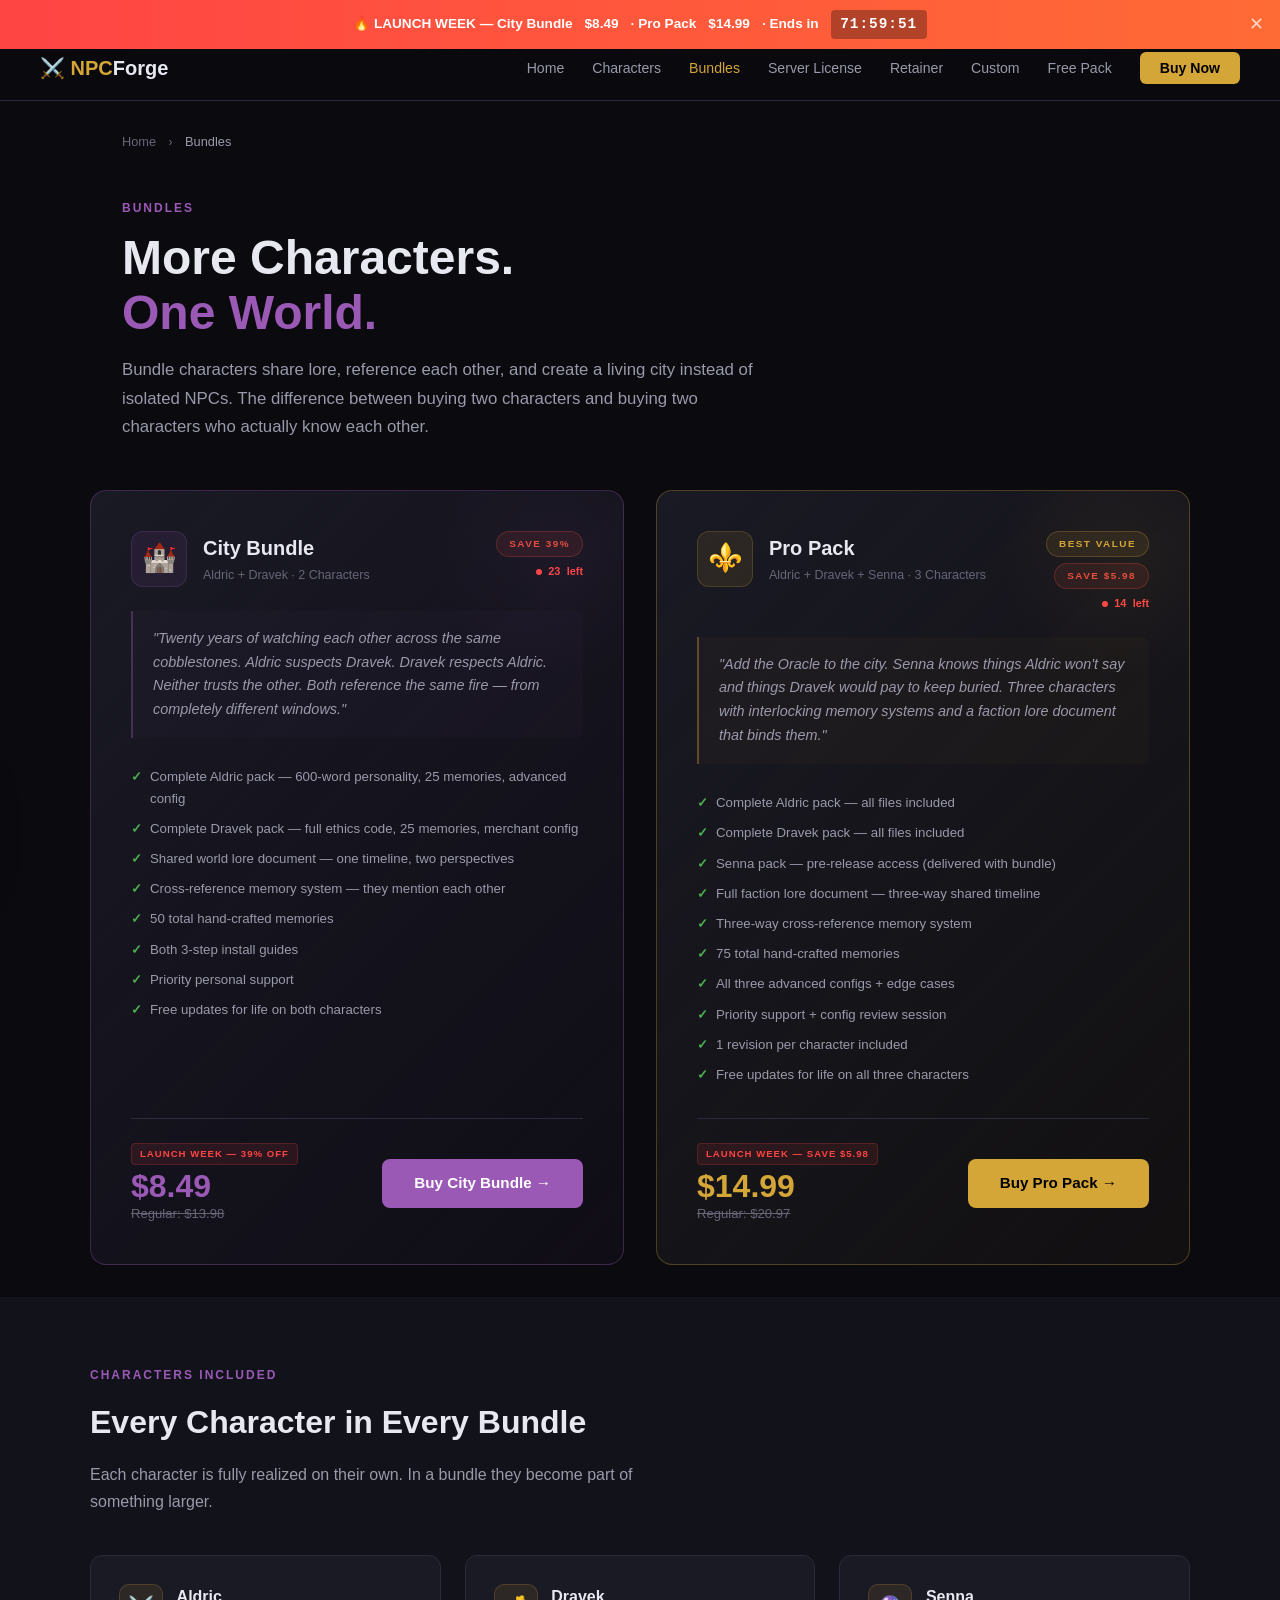
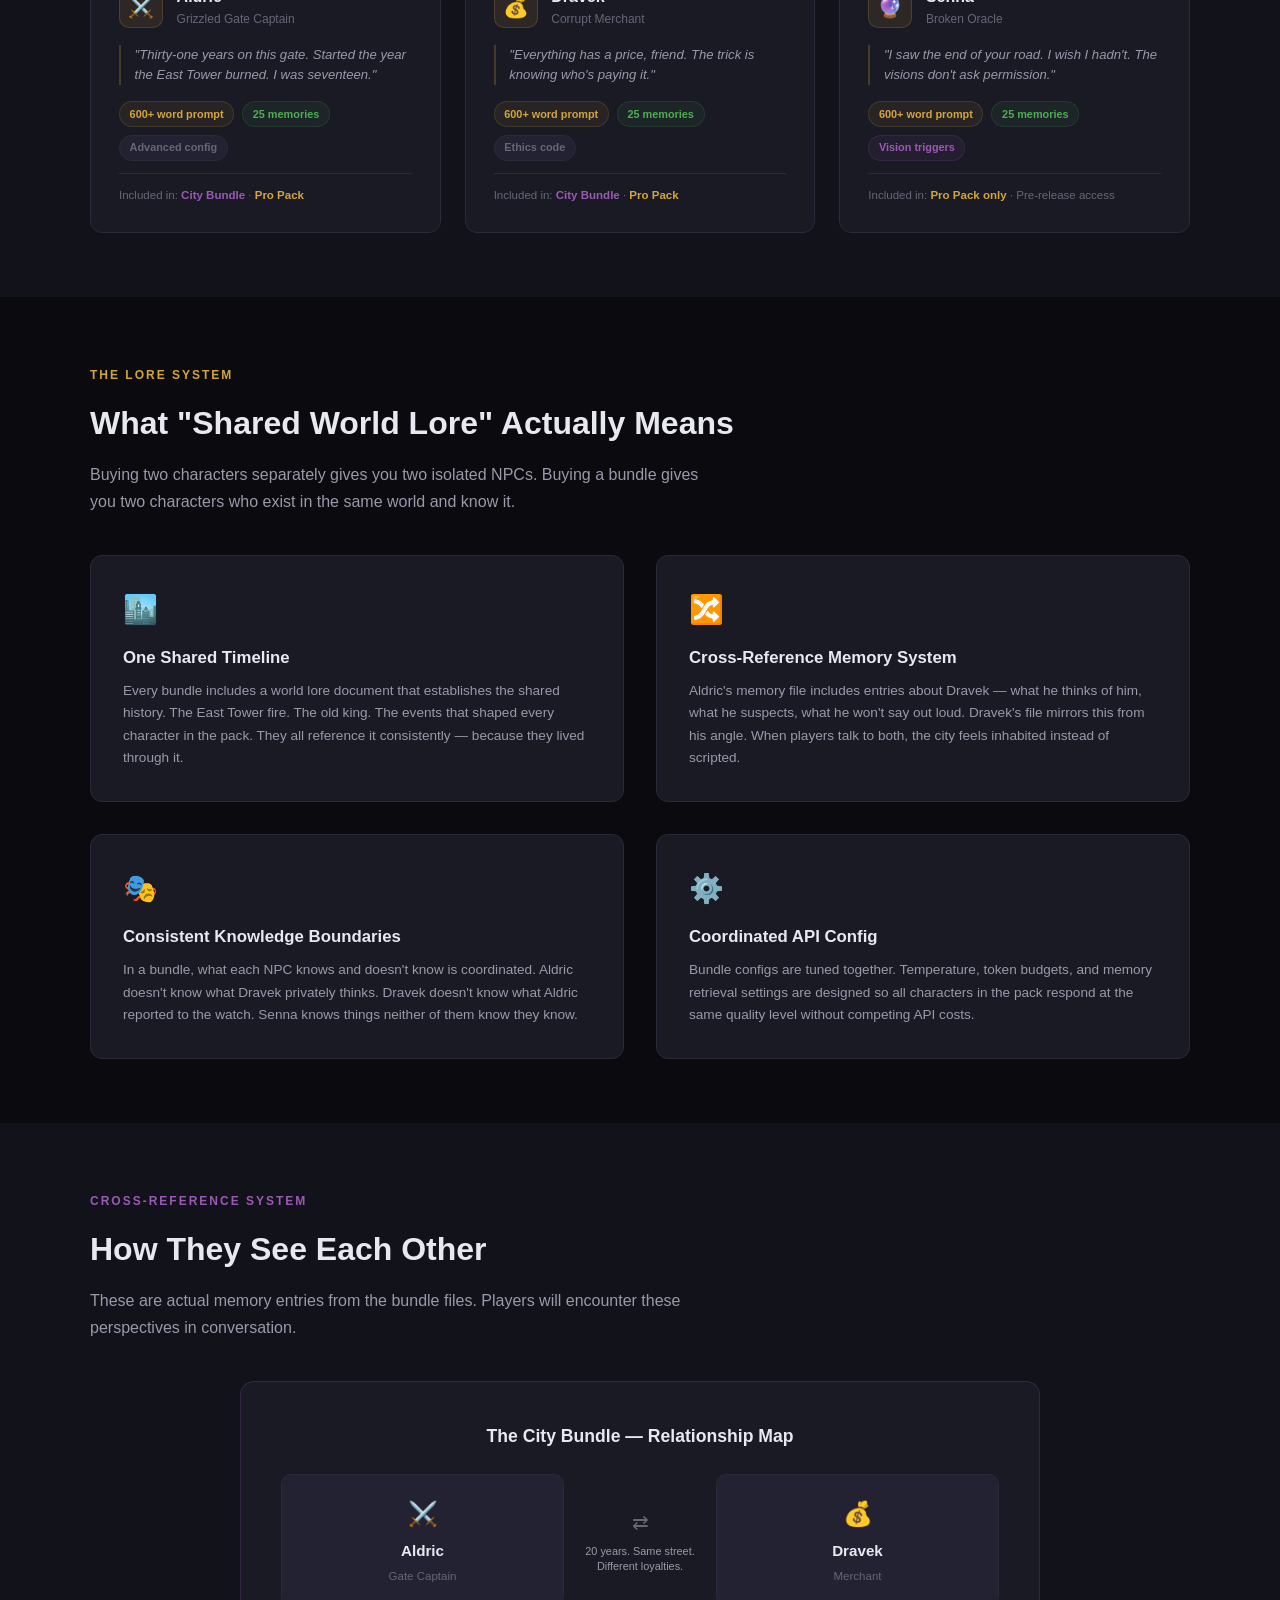
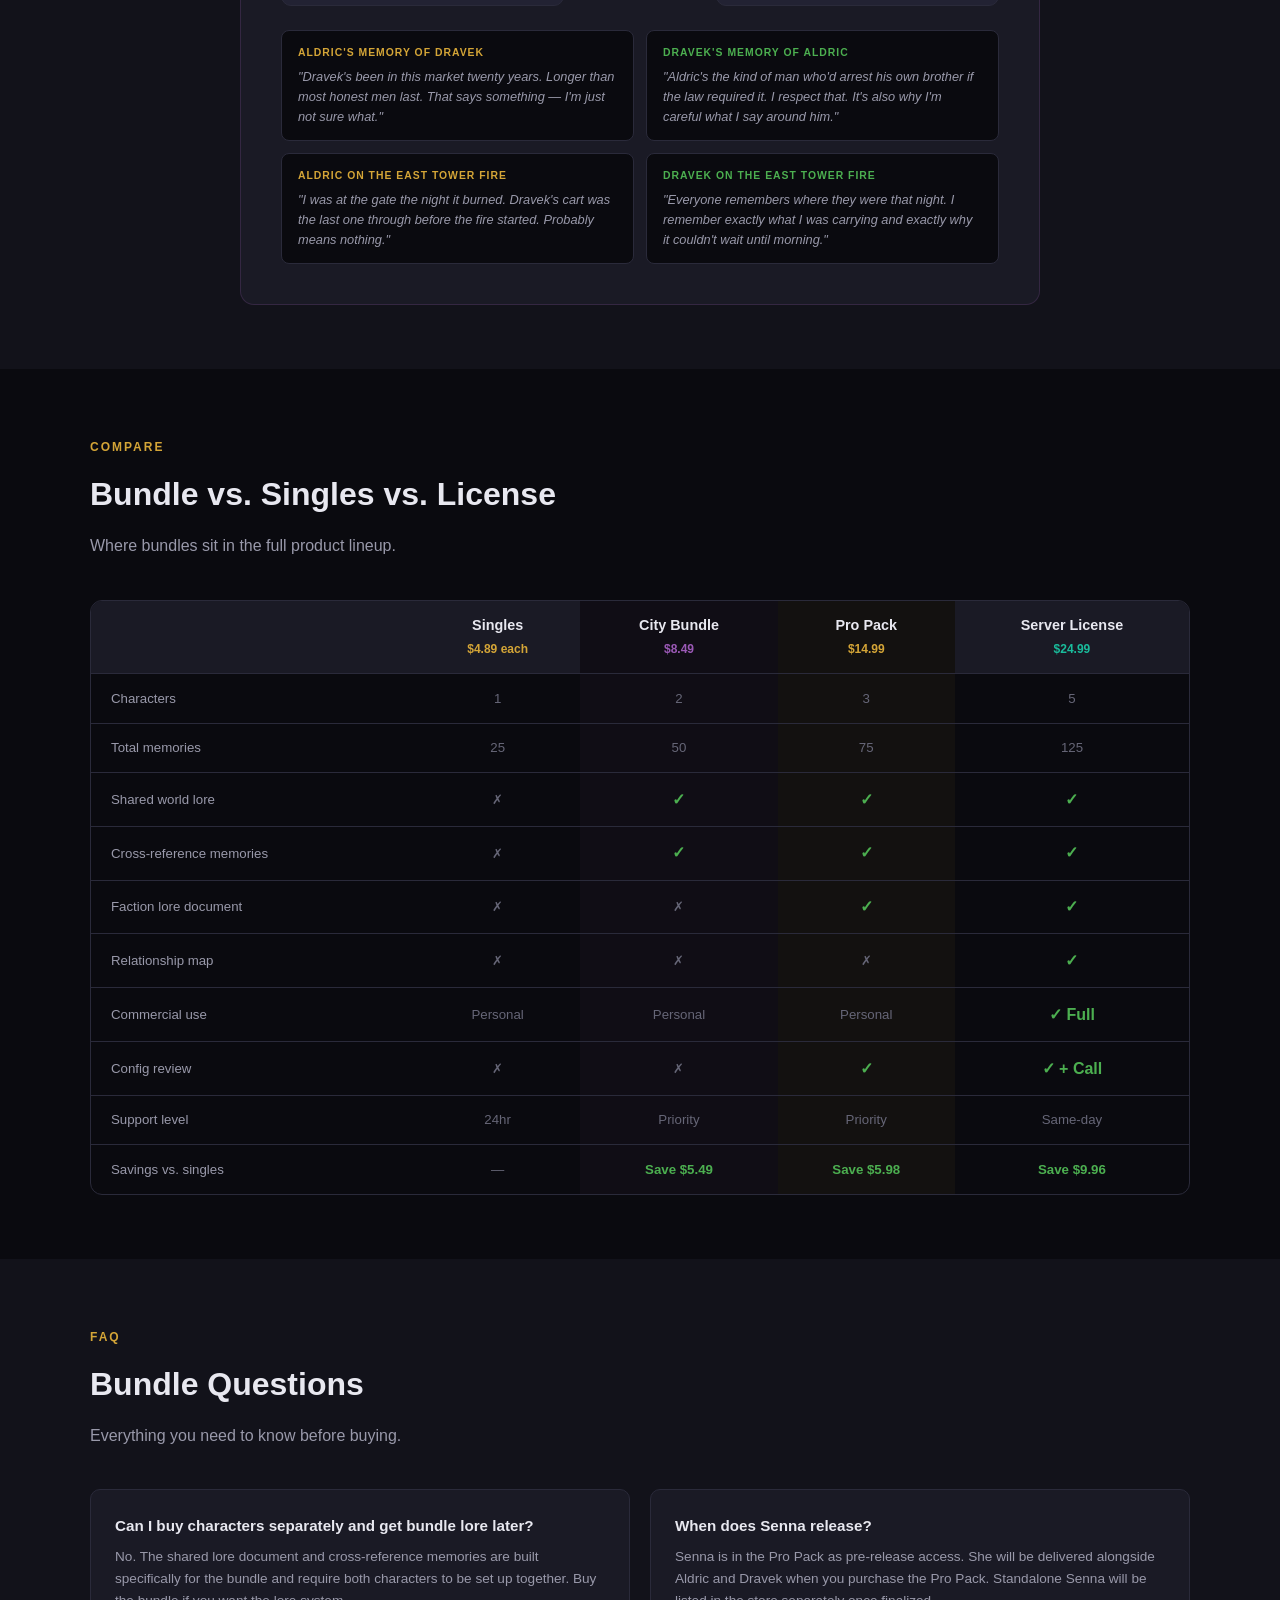
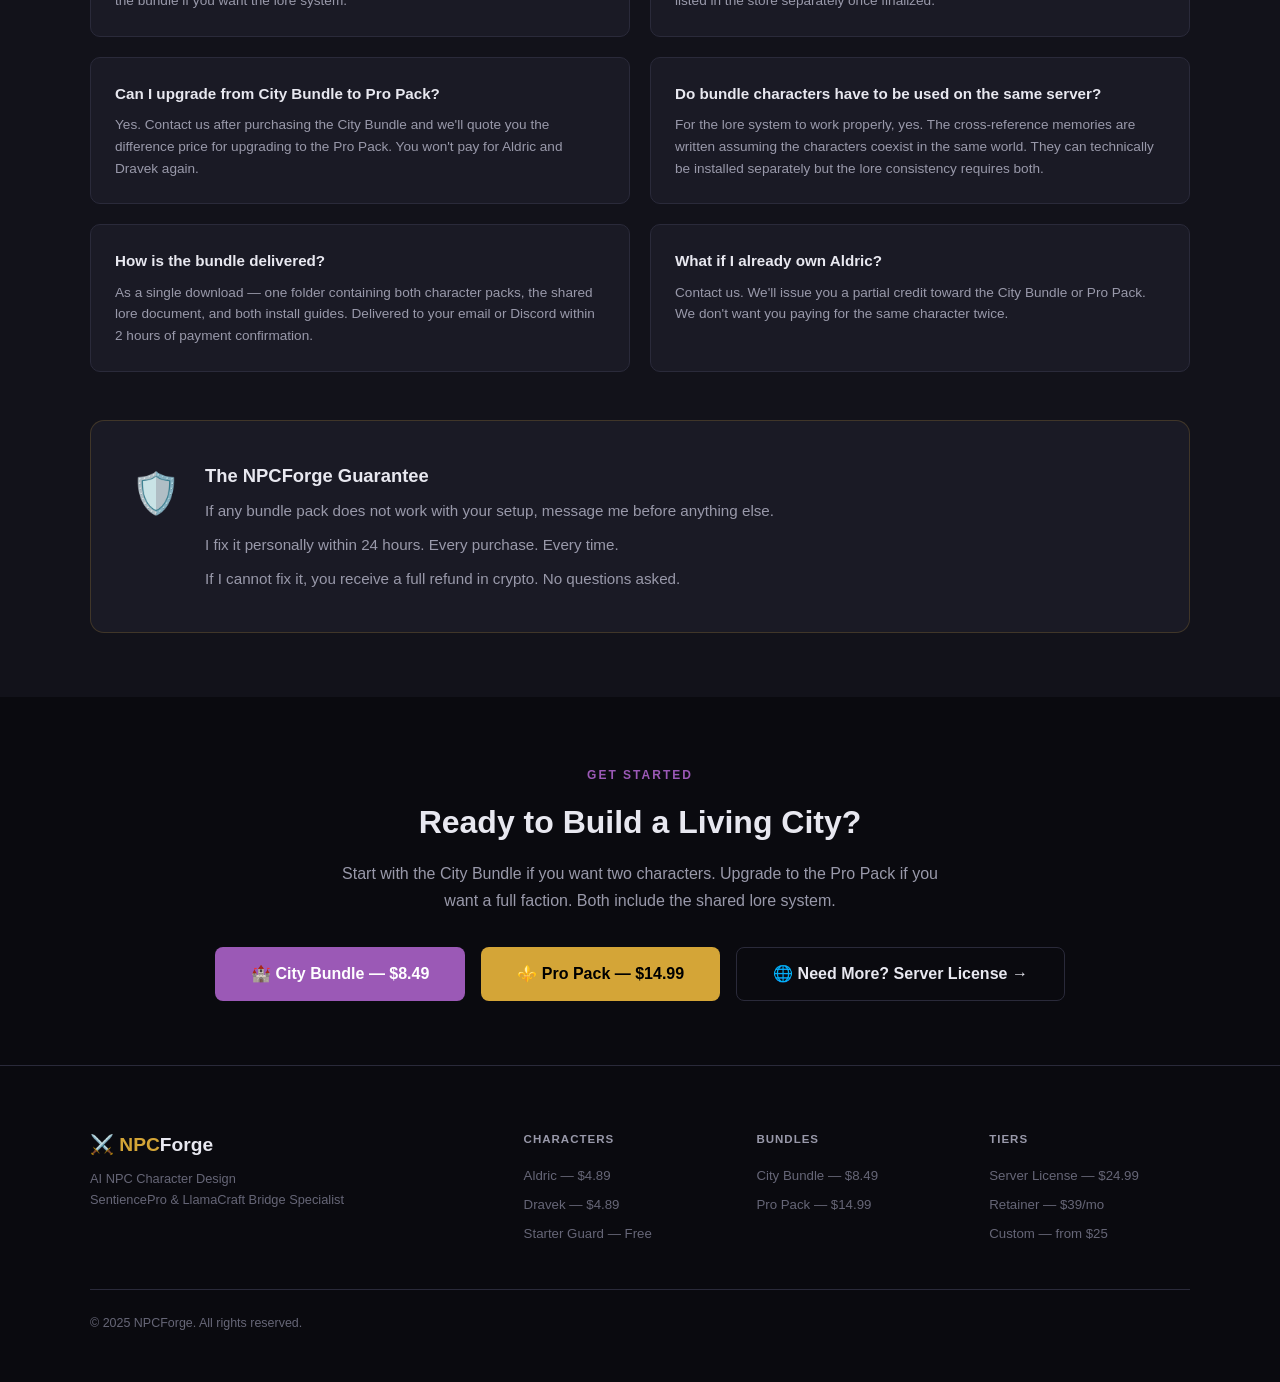
<file: bundles.html>
<!DOCTYPE html>
<html lang="en">
<head>
    <meta charset="UTF-8">
    <meta name="viewport" content="width=device-width, initial-scale=1.0">
    <title>Bundles — NPCForge</title>
    <meta name="description" content="NPCForge character bundles. City Bundle $8.49, Pro Pack $14.99. Shared world lore, cross-reference memories, faction dynamics.">
    <meta property="og:title" content="NPCForge Bundles — More Characters. One World.">
    <meta property="og:description" content="Bundle characters share lore, reference each other, and create a living city instead of isolated NPCs.">
    <meta property="og:type" content="website">
    <meta property="og:url" content="https://npcforge.github.io/bundles.html">
    <link rel="canonical" href="https://npcforge.github.io/bundles.html">
    <style>
        :root {
            --gold: #D4A537;
            --gold-light: #F2D06B;
            --gold-dark: #B8860B;
            --bg-primary: #0A0A0F;
            --bg-secondary: #12121A;
            --bg-card: #1A1A25;
            --bg-card-hover: #222233;
            --text-primary: #E8E8F0;
            --text-secondary: #9999AA;
            --text-muted: #666677;
            --border: #2A2A3A;
            --green: #4CAF50;
            --red: #E74C3C;
            --blue: #3498DB;
            --urgent-red: #FF4444;
            --urgent-orange: #FF6B35;
            --purple: #9B59B6;
            --purple-light: #B07CC6;
            --teal: #1ABC9C;
        }

        *, *::before, *::after { margin: 0; padding: 0; box-sizing: border-box; }
        html { scroll-behavior: smooth; }

        body {
            font-family: 'Segoe UI', -apple-system, BlinkMacSystemFont, sans-serif;
            background: var(--bg-primary);
            color: var(--text-primary);
            line-height: 1.6;
            overflow-x: hidden;
        }

        /* ── URGENCY BANNER ── */
        .urgency-banner {
            background: linear-gradient(90deg, #FF4444 0%, #FF6B35 50%, #FF4444 100%);
            background-size: 200% 100%;
            animation: bannerShift 3s ease infinite;
            color: #fff;
            text-align: center;
            padding: 0.6rem 3rem;
            font-size: 0.85rem;
            font-weight: 700;
            position: fixed;
            top: 0; left: 0; right: 0;
            z-index: 1001;
            display: flex;
            align-items: center;
            justify-content: center;
            gap: 0.75rem;
        }

        @keyframes bannerShift {
            0%, 100% { background-position: 0% 50%; }
            50% { background-position: 100% 50%; }
        }

        .banner-timer {
            background: rgba(0,0,0,0.3);
            padding: 0.2rem 0.6rem;
            border-radius: 4px;
            font-family: 'Courier New', monospace;
            font-size: 0.9rem;
            letter-spacing: 1px;
        }

        .banner-close {
            position: absolute;
            right: 1rem;
            background: none;
            border: none;
            color: rgba(255,255,255,0.7);
            font-size: 1.1rem;
            cursor: pointer;
        }

        .banner-close:hover { color: #fff; }

        /* ── NAV ── */
        nav {
            position: fixed;
            top: 36px; left: 0; right: 0;
            z-index: 1000;
            background: rgba(10,10,15,0.97);
            backdrop-filter: blur(12px);
            border-bottom: 1px solid var(--border);
            padding: 0 2rem;
            transition: top 0.3s;
        }

        nav.banner-closed { top: 0; }

        .nav-inner {
            max-width: 1200px;
            margin: 0 auto;
            display: flex;
            justify-content: space-between;
            align-items: center;
            height: 64px;
        }

        .nav-logo {
            font-size: 1.25rem;
            font-weight: 700;
            color: var(--gold);
            text-decoration: none;
        }

        .nav-logo span { color: var(--text-primary); }

        .nav-links {
            display: flex;
            gap: 1.75rem;
            list-style: none;
            align-items: center;
        }

        .nav-links a {
            color: var(--text-secondary);
            text-decoration: none;
            font-size: 0.88rem;
            font-weight: 500;
            transition: color 0.2s;
        }

        .nav-links a:hover { color: var(--gold); }
        .nav-links a.active { color: var(--gold); }

        .nav-links .nav-cta {
            background: var(--gold);
            color: #000;
            padding: 0.5rem 1.25rem;
            border-radius: 6px;
            font-weight: 600;
        }

        .nav-links .nav-cta:hover { background: var(--gold-light); color: #000; }

        .nav-toggle {
            display: none;
            background: none;
            border: none;
            color: var(--text-primary);
            font-size: 1.5rem;
            cursor: pointer;
        }

        /* ── BREADCRUMB ── */
        .breadcrumb {
            max-width: 1100px;
            margin: 0 auto;
            padding: 8rem 2rem 0;
        }

        .breadcrumb a {
            color: var(--text-muted);
            text-decoration: none;
            font-size: 0.8rem;
            transition: color 0.2s;
        }

        .breadcrumb a:hover { color: var(--gold); }
        .breadcrumb .sep { color: var(--text-muted); margin: 0 0.5rem; font-size: 0.75rem; }
        .breadcrumb .current { color: var(--text-secondary); font-size: 0.8rem; }

        /* ── PAGE HEADER ── */
        .page-header {
            max-width: 1100px;
            margin: 0 auto;
            padding: 2.5rem 2rem 0;
        }

        .section-label {
            display: inline-block;
            color: var(--purple);
            font-size: 0.75rem;
            font-weight: 700;
            letter-spacing: 2px;
            text-transform: uppercase;
            margin-bottom: 0.75rem;
        }

        .page-header h1 {
            font-size: clamp(2rem, 4vw, 3rem);
            font-weight: 800;
            line-height: 1.15;
            margin-bottom: 1rem;
        }

        .page-header h1 .highlight { color: var(--purple); }

        .page-header .page-sub {
            color: var(--text-secondary);
            font-size: 1.05rem;
            max-width: 640px;
            line-height: 1.7;
        }

        /* ── SECTIONS ── */
        .section { padding: 4rem 2rem; }
        .section-inner { max-width: 1100px; margin: 0 auto; }

        .section-title {
            font-size: clamp(1.5rem, 3vw, 2rem);
            font-weight: 700;
            margin-bottom: 0.75rem;
        }

        .section-desc {
            color: var(--text-secondary);
            font-size: 1rem;
            max-width: 620px;
            margin-bottom: 2.5rem;
            line-height: 1.7;
        }

        /* ── BUNDLE HERO CARDS ── */
        .bundles-hero { padding: 3rem 2rem 2rem; }

        .bundle-hero-grid {
            max-width: 1100px;
            margin: 0 auto;
            display: grid;
            grid-template-columns: 1fr 1fr;
            gap: 2rem;
        }

        .bundle-hero-card {
            background: var(--bg-card);
            border: 1px solid var(--border);
            border-radius: 16px;
            padding: 2.5rem;
            display: flex;
            flex-direction: column;
            position: relative;
            overflow: hidden;
            transition: border-color 0.2s, transform 0.2s;
        }

        .bundle-hero-card:hover {
            transform: translateY(-4px);
        }

        .bundle-hero-card.city-bundle {
            border-color: rgba(155,89,182,0.3);
            background: linear-gradient(135deg, var(--bg-card) 0%, rgba(155,89,182,0.04) 100%);
        }

        .bundle-hero-card.city-bundle:hover { border-color: rgba(155,89,182,0.6); }

        .bundle-hero-card.pro-bundle {
            border-color: rgba(212,165,55,0.3);
            background: linear-gradient(135deg, var(--bg-card) 0%, rgba(212,165,55,0.04) 100%);
        }

        .bundle-hero-card.pro-bundle:hover { border-color: rgba(212,165,55,0.6); }

        .bundle-hero-card::before {
            content: '';
            position: absolute;
            top: -60px; right: -60px;
            width: 250px; height: 250px;
            background: radial-gradient(circle, rgba(155,89,182,0.06) 0%, transparent 70%);
            pointer-events: none;
        }

        .pro-bundle::before {
            background: radial-gradient(circle, rgba(212,165,55,0.06) 0%, transparent 70%);
        }

        .bundle-top-row {
            display: flex;
            justify-content: space-between;
            align-items: flex-start;
            margin-bottom: 1.5rem;
        }

        .bundle-icon-name {
            display: flex;
            align-items: center;
            gap: 1rem;
        }

        .bundle-avatar {
            width: 56px; height: 56px;
            border-radius: 12px;
            background: rgba(155,89,182,0.1);
            border: 1px solid rgba(155,89,182,0.2);
            display: flex; align-items: center; justify-content: center;
            font-size: 1.75rem;
            flex-shrink: 0;
        }

        .pro-bundle .bundle-avatar {
            background: rgba(212,165,55,0.1);
            border-color: rgba(212,165,55,0.2);
        }

        .bundle-name { font-size: 1.25rem; font-weight: 800; }
        .bundle-type { font-size: 0.78rem; color: var(--text-muted); margin-top: 0.15rem; }

        .bundle-badges {
            display: flex;
            flex-direction: column;
            align-items: flex-end;
            gap: 0.4rem;
        }

        .badge-pill {
            font-size: 0.62rem;
            font-weight: 800;
            letter-spacing: 1.5px;
            text-transform: uppercase;
            padding: 0.25rem 0.75rem;
            border-radius: 50px;
        }

        .badge-save {
            background: rgba(231,76,60,0.1);
            color: var(--red);
            border: 1px solid rgba(231,76,60,0.25);
        }

        .badge-popular {
            background: rgba(212,165,55,0.1);
            color: var(--gold);
            border: 1px solid rgba(212,165,55,0.25);
        }

        .stock-pill {
            display: inline-flex;
            align-items: center;
            gap: 0.4rem;
            font-size: 0.68rem;
            font-weight: 700;
            color: var(--urgent-red);
        }

        .stock-dot {
            width: 6px; height: 6px;
            border-radius: 50%;
            background: var(--urgent-red);
            animation: sPulse 1.5s ease-in-out infinite;
            flex-shrink: 0;
        }

        @keyframes sPulse {
            0%, 100% { opacity: 1; transform: scale(1); }
            50% { opacity: 0.4; transform: scale(0.75); }
        }

        .bundle-quote {
            color: var(--text-secondary);
            font-style: italic;
            font-size: 0.9rem;
            line-height: 1.65;
            padding: 1rem 1.25rem;
            border-left: 2px solid rgba(155,89,182,0.35);
            background: rgba(155,89,182,0.03);
            border-radius: 0 8px 8px 0;
            margin-bottom: 1.5rem;
        }

        .pro-bundle .bundle-quote {
            border-left-color: rgba(212,165,55,0.35);
            background: rgba(212,165,55,0.03);
        }

        .bundle-includes {
            list-style: none;
            margin-bottom: 1.75rem;
            flex: 1;
        }

        .bundle-includes li {
            font-size: 0.83rem;
            color: var(--text-secondary);
            padding: 0.28rem 0;
            display: flex;
            align-items: flex-start;
            gap: 0.5rem;
        }

        .bundle-includes li::before {
            content: '✓';
            color: var(--green);
            font-weight: 700;
            flex-shrink: 0;
        }

        .bundle-footer-row {
            display: flex;
            align-items: center;
            justify-content: space-between;
            padding-top: 1.5rem;
            border-top: 1px solid var(--border);
            margin-top: auto;
        }

        .bundle-price-block .bundle-price {
            font-size: 2rem;
            font-weight: 800;
            color: var(--purple);
            line-height: 1;
        }

        .pro-bundle .bundle-price-block .bundle-price { color: var(--gold); }

        .bundle-price-block .bundle-original {
            font-size: 0.82rem;
            color: var(--text-muted);
            text-decoration: line-through;
            margin-top: 0.1rem;
        }

        .bundle-price-block .bundle-launch-tag {
            display: inline-block;
            background: rgba(255,68,68,0.1);
            border: 1px solid rgba(255,68,68,0.2);
            color: var(--urgent-red);
            font-size: 0.6rem;
            font-weight: 700;
            letter-spacing: 1px;
            text-transform: uppercase;
            padding: 0.15rem 0.5rem;
            border-radius: 4px;
            margin-bottom: 0.3rem;
            display: block;
            width: fit-content;
        }

        .bundle-buy-btn {
            display: inline-flex;
            align-items: center;
            gap: 0.4rem;
            padding: 0.75rem 2rem;
            border-radius: 8px;
            font-size: 0.95rem;
            font-weight: 700;
            text-decoration: none;
            transition: all 0.2s;
            background: var(--purple);
            color: #fff;
        }

        .bundle-buy-btn:hover {
            background: var(--purple-light);
            transform: translateY(-2px);
            box-shadow: 0 8px 25px rgba(155,89,182,0.3);
        }

        .pro-bundle .bundle-buy-btn {
            background: var(--gold);
            color: #000;
        }

        .pro-bundle .bundle-buy-btn:hover {
            background: var(--gold-light);
            box-shadow: 0 8px 25px rgba(212,165,55,0.3);
        }

        /* ── CHARACTER BREAKDOWN ── */
        .chars-section { background: var(--bg-secondary); }

        .chars-grid {
            display: grid;
            grid-template-columns: repeat(3, 1fr);
            gap: 1.5rem;
        }

        .char-mini-card {
            background: var(--bg-card);
            border: 1px solid var(--border);
            border-radius: 12px;
            padding: 1.75rem;
            transition: border-color 0.2s, transform 0.2s;
        }

        .char-mini-card:hover {
            border-color: rgba(212,165,55,0.3);
            transform: translateY(-3px);
        }

        .char-mini-header {
            display: flex;
            align-items: center;
            gap: 0.85rem;
            margin-bottom: 1rem;
        }

        .char-mini-avatar {
            width: 44px; height: 44px;
            border-radius: 10px;
            background: rgba(212,165,55,0.1);
            border: 1px solid rgba(212,165,55,0.2);
            display: flex; align-items: center; justify-content: center;
            font-size: 1.3rem;
            flex-shrink: 0;
        }

        .char-mini-name { font-size: 1rem; font-weight: 700; }
        .char-mini-role { font-size: 0.75rem; color: var(--text-muted); }

        .char-mini-quote {
            font-style: italic;
            font-size: 0.82rem;
            color: var(--text-secondary);
            line-height: 1.55;
            padding-left: 0.85rem;
            border-left: 2px solid rgba(212,165,55,0.25);
            margin-bottom: 1rem;
        }

        .char-mini-stats {
            display: flex;
            gap: 0.5rem;
            flex-wrap: wrap;
        }

        .stat-tag {
            background: var(--bg-card-hover);
            border: 1px solid var(--border);
            color: var(--text-muted);
            font-size: 0.68rem;
            font-weight: 600;
            padding: 0.2rem 0.6rem;
            border-radius: 50px;
        }

        .stat-tag.gold { color: var(--gold); background: rgba(212,165,55,0.08); border-color: rgba(212,165,55,0.15); }
        .stat-tag.purple { color: var(--purple); background: rgba(155,89,182,0.08); border-color: rgba(155,89,182,0.15); }
        .stat-tag.green { color: var(--green); background: rgba(76,175,80,0.08); border-color: rgba(76,175,80,0.15); }

        .char-mini-bundle-tag {
            margin-top: 0.75rem;
            padding-top: 0.75rem;
            border-top: 1px solid var(--border);
            font-size: 0.72rem;
            color: var(--text-muted);
        }

        .char-mini-bundle-tag span {
            font-weight: 600;
        }

        .in-city { color: var(--purple); }
        .in-pro { color: var(--gold); }

        /* ── LORE SYSTEM ── */
        .lore-section { background: var(--bg-primary); }

        .lore-grid {
            display: grid;
            grid-template-columns: 1fr 1fr;
            gap: 2rem;
        }

        .lore-card {
            background: var(--bg-card);
            border: 1px solid var(--border);
            border-radius: 12px;
            padding: 2rem;
            transition: border-color 0.2s;
        }

        .lore-card:hover { border-color: rgba(212,165,55,0.3); }

        .lore-icon { font-size: 1.75rem; margin-bottom: 0.75rem; }
        .lore-card h3 { font-size: 1.05rem; font-weight: 700; margin-bottom: 0.5rem; }
        .lore-card p { font-size: 0.85rem; color: var(--text-secondary); line-height: 1.65; }

        /* ── RELATIONSHIP MAP ── */
        .relationship-section { background: var(--bg-secondary); }

        .rel-card {
            background: var(--bg-card);
            border: 1px solid rgba(155,89,182,0.2);
            border-radius: 14px;
            padding: 2.5rem;
            max-width: 800px;
            margin: 0 auto;
        }

        .rel-title {
            font-size: 1.1rem;
            font-weight: 700;
            margin-bottom: 1.5rem;
            text-align: center;
        }

        .rel-grid {
            display: grid;
            grid-template-columns: 1fr auto 1fr;
            gap: 1rem;
            align-items: center;
            margin-bottom: 1.5rem;
        }

        .rel-npc {
            background: var(--bg-card-hover);
            border: 1px solid var(--border);
            border-radius: 10px;
            padding: 1.25rem;
            text-align: center;
        }

        .rel-npc-icon { font-size: 1.5rem; margin-bottom: 0.35rem; }
        .rel-npc-name { font-size: 0.95rem; font-weight: 700; margin-bottom: 0.2rem; }
        .rel-npc-role { font-size: 0.72rem; color: var(--text-muted); }

        .rel-connector {
            display: flex;
            flex-direction: column;
            align-items: center;
            gap: 0.4rem;
        }

        .rel-arrow { font-size: 1.25rem; color: var(--text-muted); }

        .rel-label {
            font-size: 0.68rem;
            color: var(--text-secondary);
            text-align: center;
            line-height: 1.4;
            max-width: 120px;
        }

        .rel-memories {
            display: grid;
            grid-template-columns: 1fr 1fr;
            gap: 0.75rem;
        }

        .rel-memory {
            background: var(--bg-primary);
            border: 1px solid var(--border);
            border-radius: 8px;
            padding: 0.85rem 1rem;
        }

        .rel-memory .rm-npc {
            font-size: 0.65rem;
            font-weight: 700;
            letter-spacing: 1px;
            text-transform: uppercase;
            color: var(--text-muted);
            margin-bottom: 0.35rem;
        }

        .rm-npc.aldric { color: var(--gold); }
        .rm-npc.dravek { color: var(--green); }
        .rm-npc.senna { color: var(--purple); }

        .rel-memory .rm-quote {
            font-style: italic;
            font-size: 0.8rem;
            color: var(--text-secondary);
            line-height: 1.55;
        }

        /* ── COMPARISON ── */
        .compare-section { background: var(--bg-primary); }

        .compare-table-wrap {
            overflow-x: auto;
            border-radius: 12px;
            border: 1px solid var(--border);
        }

        .compare-table {
            width: 100%;
            border-collapse: collapse;
            min-width: 600px;
        }

        .compare-table th,
        .compare-table td {
            padding: 0.85rem 1.25rem;
            text-align: center;
            border-bottom: 1px solid var(--border);
            font-size: 0.83rem;
        }

        .compare-table th {
            background: var(--bg-card);
            font-weight: 700;
            font-size: 0.85rem;
        }

        .compare-table th:first-child,
        .compare-table td:first-child {
            text-align: left;
            color: var(--text-secondary);
            font-weight: 500;
            min-width: 180px;
        }

        .compare-table td { color: var(--text-muted); }
        .compare-table tr:last-child td { border-bottom: none; }
        .compare-table .check { color: var(--green); font-weight: 700; font-size: 1rem; }
        .compare-table .cross { color: var(--text-muted); }
        .compare-table .hl { background: rgba(155,89,182,0.04); }
        .compare-table .hl2 { background: rgba(212,165,55,0.04); }

        .th-name { font-size: 0.9rem; font-weight: 800; }
        .th-price { font-size: 0.75rem; font-weight: 600; margin-top: 0.2rem; }

        /* ── FAQ ── */
        .faq-section { background: var(--bg-secondary); }

        .faq-grid {
            display: grid;
            grid-template-columns: 1fr 1fr;
            gap: 1.25rem;
        }

        .faq-item {
            background: var(--bg-card);
            border: 1px solid var(--border);
            border-radius: 10px;
            padding: 1.5rem;
        }

        .faq-item h4 { font-size: 0.95rem; font-weight: 700; margin-bottom: 0.5rem; }
        .faq-item p { font-size: 0.85rem; color: var(--text-secondary); line-height: 1.6; }

        /* ── GUARANTEE ── */
        .guarantee {
            background: var(--bg-card);
            border: 1px solid rgba(212,165,55,0.2);
            border-radius: 14px;
            padding: 2.5rem;
            display: flex;
            gap: 1.5rem;
            align-items: flex-start;
            margin-top: 3rem;
        }

        .guarantee-icon { font-size: 2.5rem; flex-shrink: 0; }
        .guarantee h3 { font-size: 1.15rem; font-weight: 700; margin-bottom: 0.5rem; }
        .guarantee p { color: var(--text-secondary); font-size: 0.95rem; line-height: 1.7; margin-bottom: 0.5rem; }
        .guarantee p:last-child { margin-bottom: 0; }

        /* ── FINAL CTA ── */
        .final-cta { background: var(--bg-primary); text-align: center; }

        .cta-buttons {
            display: flex;
            gap: 1rem;
            justify-content: center;
            flex-wrap: wrap;
            margin-top: 2rem;
        }

        .btn {
            display: inline-flex;
            align-items: center;
            gap: 0.5rem;
            padding: 0.85rem 2.25rem;
            border-radius: 8px;
            font-size: 1rem;
            font-weight: 700;
            text-decoration: none;
            transition: all 0.2s;
        }

        .btn-purple { background: var(--purple); color: #fff; }
        .btn-purple:hover { background: var(--purple-light); transform: translateY(-2px); box-shadow: 0 8px 25px rgba(155,89,182,0.3); }

        .btn-gold { background: var(--gold); color: #000; }
        .btn-gold:hover { background: var(--gold-light); transform: translateY(-2px); box-shadow: 0 8px 25px rgba(212,165,55,0.3); }

        .btn-outline {
            background: transparent;
            color: var(--text-primary);
            border: 1px solid var(--border);
        }

        .btn-outline:hover { border-color: var(--gold); color: var(--gold); transform: translateY(-2px); }

        /* ── FOOTER ── */
        footer { padding: 4rem 2rem 3rem; border-top: 1px solid var(--border); }
        .footer-inner { max-width: 1100px; margin: 0 auto; }

        .footer-grid {
            display: grid;
            grid-template-columns: 2fr 1fr 1fr 1fr;
            gap: 2rem;
            margin-bottom: 2.5rem;
        }

        .footer-logo { font-size: 1.2rem; font-weight: 700; color: var(--gold); margin-bottom: 0.5rem; }
        .footer-logo span { color: var(--text-primary); }
        .footer-brand p { font-size: 0.8rem; color: var(--text-muted); line-height: 1.6; }

        .footer-col h4 { font-size: 0.72rem; font-weight: 700; letter-spacing: 1px; text-transform: uppercase; color: var(--text-secondary); margin-bottom: 0.75rem; }
        .footer-col a { display: block; color: var(--text-muted); text-decoration: none; font-size: 0.83rem; padding: 0.25rem 0; transition: color 0.2s; }
        .footer-col a:hover { color: var(--gold); }

        .footer-bottom { border-top: 1px solid var(--border); padding-top: 1.5rem; display: flex; justify-content: space-between; align-items: center; }
        .footer-copy { color: var(--text-muted); font-size: 0.78rem; }

        /* ── SOCIAL PROOF POPUP ── */
        .social-proof-popup {
            position: fixed;
            bottom: 2rem; left: 2rem;
            background: var(--bg-card);
            border: 1px solid var(--border);
            border-radius: 12px;
            padding: 1rem 1.25rem;
            display: flex;
            align-items: center;
            gap: 0.75rem;
            z-index: 999;
            box-shadow: 0 10px 40px rgba(0,0,0,0.5);
            transform: translateX(-120%);
            transition: transform 0.5s cubic-bezier(0.16, 1, 0.3, 1);
            max-width: 300px;
        }

        .social-proof-popup.show { transform: translateX(0); }
        .proof-icon { width: 38px; height: 38px; border-radius: 8px; background: rgba(76,175,80,0.1); border: 1px solid rgba(76,175,80,0.2); display: flex; align-items: center; justify-content: center; font-size: 1.1rem; flex-shrink: 0; }
        .proof-text { font-size: 0.78rem; color: var(--text-secondary); line-height: 1.4; }
        .proof-text strong { color: var(--text-primary); font-weight: 600; }
        .proof-time { font-size: 0.68rem; color: var(--text-muted); margin-top: 0.1rem; }

        /* ── RESPONSIVE ── */
        @media (max-width: 900px) {
            .bundle-hero-grid { grid-template-columns: 1fr; }
            .chars-grid { grid-template-columns: 1fr 1fr; }
            .lore-grid { grid-template-columns: 1fr; }
            .rel-grid { grid-template-columns: 1fr; }
            .rel-arrow { transform: rotate(90deg); }
            .faq-grid { grid-template-columns: 1fr; }
            .footer-grid { grid-template-columns: 1fr 1fr; }
        }

        @media (max-width: 650px) {
            .nav-links { display: none; position: absolute; top: 64px; left: 0; right: 0; background: rgba(10,10,15,0.98); flex-direction: column; padding: 1.5rem 2rem; gap: 1rem; border-bottom: 1px solid var(--border); }
            .nav-links.open { display: flex; }
            .nav-toggle { display: block; }
            .chars-grid { grid-template-columns: 1fr; }
            .rel-memories { grid-template-columns: 1fr; }
            .bundle-footer-row { flex-direction: column; gap: 1rem; text-align: center; }
            .guarantee { flex-direction: column; text-align: center; }
            .footer-grid { grid-template-columns: 1fr; }
            .footer-bottom { flex-direction: column; gap: 0.75rem; text-align: center; }
            .cta-buttons { flex-direction: column; align-items: center; }
        }
    </style>
</head>
<body>

<!-- ── URGENCY BANNER ── -->
<div class="urgency-banner" id="urgencyBanner">
    🔥 LAUNCH WEEK — City Bundle <strong>$8.49</strong> · Pro Pack <strong>$14.99</strong> · Ends in
    <span class="banner-timer" id="bannerTimer">00:00:00</span>
    <button class="banner-close" onclick="closeBanner()" aria-label="Close">✕</button>
</div>

<!-- ── NAV ── -->
<nav id="mainNav">
    <div class="nav-inner">
        <a href="index.html" class="nav-logo">⚔️ NPC<span>Forge</span></a>
        <button class="nav-toggle" onclick="document.querySelector('.nav-links').classList.toggle('open')" aria-label="Menu">☰</button>
        <ul class="nav-links">
            <li><a href="index.html">Home</a></li>
            <li><a href="store.html">Characters</a></li>
            <li><a href="bundles.html" class="active">Bundles</a></li>
            <li><a href="license.html">Server License</a></li>
            <li><a href="retainer.html">Retainer</a></li>
            <li><a href="custom.html">Custom</a></li>
            <li><a href="free.html">Free Pack</a></li>
            <li><a href="store.html" class="nav-cta">Buy Now</a></li>
        </ul>
    </div>
</nav>

<!-- ── BREADCRUMB ── -->
<div class="breadcrumb">
    <a href="index.html">Home</a>
    <span class="sep">›</span>
    <span class="current">Bundles</span>
</div>

<!-- ── PAGE HEADER ── -->
<div class="page-header">
    <div class="section-label">Bundles</div>
    <h1>More Characters.<br><span class="highlight">One World.</span></h1>
    <p class="page-sub">Bundle characters share lore, reference each other, and create a living city instead of isolated NPCs. The difference between buying two characters and buying two characters who actually know each other.</p>
</div>

<!-- ── BUNDLE HERO CARDS ── -->
<div class="bundles-hero">
    <div class="bundle-hero-grid">

        <!-- CITY BUNDLE -->
        <div class="bundle-hero-card city-bundle">
            <div class="bundle-top-row">
                <div class="bundle-icon-name">
                    <div class="bundle-avatar">🏰</div>
                    <div>
                        <div class="bundle-name">City Bundle</div>
                        <div class="bundle-type">Aldric + Dravek · 2 Characters</div>
                    </div>
                </div>
                <div class="bundle-badges">
                    <span class="badge-pill badge-save">Save 39%</span>
                    <span class="stock-pill"><span class="stock-dot"></span><span id="cityStock">12</span> left</span>
                </div>
            </div>

            <div class="bundle-quote">
                "Twenty years of watching each other across the same cobblestones. Aldric suspects Dravek. Dravek respects Aldric. Neither trusts the other. Both reference the same fire — from completely different windows."
            </div>

            <ul class="bundle-includes">
                <li>Complete Aldric pack — 600-word personality, 25 memories, advanced config</li>
                <li>Complete Dravek pack — full ethics code, 25 memories, merchant config</li>
                <li>Shared world lore document — one timeline, two perspectives</li>
                <li>Cross-reference memory system — they mention each other</li>
                <li>50 total hand-crafted memories</li>
                <li>Both 3-step install guides</li>
                <li>Priority personal support</li>
                <li>Free updates for life on both characters</li>
            </ul>

            <div class="bundle-footer-row">
                <div class="bundle-price-block">
                    <span class="bundle-launch-tag">Launch Week — 39% Off</span>
                    <div class="bundle-price">$8.49</div>
                    <div class="bundle-original">Regular: $13.98</div>
                </div>
                <a href="pay-city-bundle.html" class="bundle-buy-btn">Buy City Bundle →</a>
            </div>
        </div>

        <!-- PRO PACK -->
        <div class="bundle-hero-card pro-bundle">
            <div class="bundle-top-row">
                <div class="bundle-icon-name">
                    <div class="bundle-avatar">⚜️</div>
                    <div>
                        <div class="bundle-name">Pro Pack</div>
                        <div class="bundle-type">Aldric + Dravek + Senna · 3 Characters</div>
                    </div>
                </div>
                <div class="bundle-badges">
                    <span class="badge-pill badge-popular">Best Value</span>
                    <span class="badge-pill badge-save">Save $5.98</span>
                    <span class="stock-pill"><span class="stock-dot"></span><span id="proStock">8</span> left</span>
                </div>
            </div>

            <div class="bundle-quote">
                "Add the Oracle to the city. Senna knows things Aldric won't say and things Dravek would pay to keep buried. Three characters with interlocking memory systems and a faction lore document that binds them."
            </div>

            <ul class="bundle-includes">
                <li>Complete Aldric pack — all files included</li>
                <li>Complete Dravek pack — all files included</li>
                <li>Senna pack — pre-release access (delivered with bundle)</li>
                <li>Full faction lore document — three-way shared timeline</li>
                <li>Three-way cross-reference memory system</li>
                <li>75 total hand-crafted memories</li>
                <li>All three advanced configs + edge cases</li>
                <li>Priority support + config review session</li>
                <li>1 revision per character included</li>
                <li>Free updates for life on all three characters</li>
            </ul>

            <div class="bundle-footer-row">
                <div class="bundle-price-block">
                    <span class="bundle-launch-tag">Launch Week — Save $5.98</span>
                    <div class="bundle-price">$14.99</div>
                    <div class="bundle-original">Regular: $20.97</div>
                </div>
                <a href="pay-pro-bundle.html" class="bundle-buy-btn">Buy Pro Pack →</a>
            </div>
        </div>

    </div>
</div>

<!-- ── CHARACTER BREAKDOWN ── -->
<section class="section chars-section">
    <div class="section-inner">
        <div class="section-label" style="color:var(--purple);">Characters Included</div>
        <h2 class="section-title">Every Character in Every Bundle</h2>
        <p class="section-desc">Each character is fully realized on their own. In a bundle they become part of something larger.</p>

        <div class="chars-grid">

            <div class="char-mini-card">
                <div class="char-mini-header">
                    <div class="char-mini-avatar">⚔️</div>
                    <div>
                        <div class="char-mini-name">Aldric</div>
                        <div class="char-mini-role">Grizzled Gate Captain</div>
                    </div>
                </div>
                <div class="char-mini-quote">"Thirty-one years on this gate. Started the year the East Tower burned. I was seventeen."</div>
                <div class="char-mini-stats">
                    <span class="stat-tag gold">600+ word prompt</span>
                    <span class="stat-tag green">25 memories</span>
                    <span class="stat-tag">Advanced config</span>
                </div>
                <div class="char-mini-bundle-tag">
                    Included in: <span class="in-city">City Bundle</span> · <span class="in-pro">Pro Pack</span>
                </div>
            </div>

            <div class="char-mini-card">
                <div class="char-mini-header">
                    <div class="char-mini-avatar">💰</div>
                    <div>
                        <div class="char-mini-name">Dravek</div>
                        <div class="char-mini-role">Corrupt Merchant</div>
                    </div>
                </div>
                <div class="char-mini-quote">"Everything has a price, friend. The trick is knowing who's paying it."</div>
                <div class="char-mini-stats">
                    <span class="stat-tag gold">600+ word prompt</span>
                    <span class="stat-tag green">25 memories</span>
                    <span class="stat-tag">Ethics code</span>
                </div>
                <div class="char-mini-bundle-tag">
                    Included in: <span class="in-city">City Bundle</span> · <span class="in-pro">Pro Pack</span>
                </div>
            </div>

            <div class="char-mini-card">
                <div class="char-mini-header">
                    <div class="char-mini-avatar">🔮</div>
                    <div>
                        <div class="char-mini-name">Senna</div>
                        <div class="char-mini-role">Broken Oracle</div>
                    </div>
                </div>
                <div class="char-mini-quote">"I saw the end of your road. I wish I hadn't. The visions don't ask permission."</div>
                <div class="char-mini-stats">
                    <span class="stat-tag gold">600+ word prompt</span>
                    <span class="stat-tag green">25 memories</span>
                    <span class="stat-tag purple">Vision triggers</span>
                </div>
                <div class="char-mini-bundle-tag">
                    Included in: <span class="in-pro">Pro Pack only</span> · Pre-release access
                </div>
            </div>

        </div>
    </div>
</section>

<!-- ── LORE SYSTEM ── -->
<section class="section lore-section">
    <div class="section-inner">
        <div class="section-label" style="color:var(--gold);">The Lore System</div>
        <h2 class="section-title">What "Shared World Lore" Actually Means</h2>
        <p class="section-desc">Buying two characters separately gives you two isolated NPCs. Buying a bundle gives you two characters who exist in the same world and know it.</p>

        <div class="lore-grid">
            <div class="lore-card">
                <div class="lore-icon">🏙️</div>
                <h3>One Shared Timeline</h3>
                <p>Every bundle includes a world lore document that establishes the shared history. The East Tower fire. The old king. The events that shaped every character in the pack. They all reference it consistently — because they lived through it.</p>
            </div>
            <div class="lore-card">
                <div class="lore-icon">🔀</div>
                <h3>Cross-Reference Memory System</h3>
                <p>Aldric's memory file includes entries about Dravek — what he thinks of him, what he suspects, what he won't say out loud. Dravek's file mirrors this from his angle. When players talk to both, the city feels inhabited instead of scripted.</p>
            </div>
            <div class="lore-card">
                <div class="lore-icon">🎭</div>
                <h3>Consistent Knowledge Boundaries</h3>
                <p>In a bundle, what each NPC knows and doesn't know is coordinated. Aldric doesn't know what Dravek privately thinks. Dravek doesn't know what Aldric reported to the watch. Senna knows things neither of them know they know.</p>
            </div>
            <div class="lore-card">
                <div class="lore-icon">⚙️</div>
                <h3>Coordinated API Config</h3>
                <p>Bundle configs are tuned together. Temperature, token budgets, and memory retrieval settings are designed so all characters in the pack respond at the same quality level without competing API costs.</p>
            </div>
        </div>
    </div>
</section>

<!-- ── RELATIONSHIP MAP ── -->
<section class="section relationship-section">
    <div class="section-inner">
        <div class="section-label" style="color:var(--purple);">Cross-Reference System</div>
        <h2 class="section-title">How They See Each Other</h2>
        <p class="section-desc">These are actual memory entries from the bundle files. Players will encounter these perspectives in conversation.</p>

        <div class="rel-card">
            <div class="rel-title">The City Bundle — Relationship Map</div>

            <div class="rel-grid">
                <div class="rel-npc">
                    <div class="rel-npc-icon">⚔️</div>
                    <div class="rel-npc-name">Aldric</div>
                    <div class="rel-npc-role">Gate Captain</div>
                </div>
                <div class="rel-connector">
                    <div class="rel-arrow">⇄</div>
                    <div class="rel-label">20 years. Same street. Different loyalties.</div>
                </div>
                <div class="rel-npc">
                    <div class="rel-npc-icon">💰</div>
                    <div class="rel-npc-name">Dravek</div>
                    <div class="rel-npc-role">Merchant</div>
                </div>
            </div>

            <div class="rel-memories">
                <div class="rel-memory">
                    <div class="rm-npc aldric">Aldric's memory of Dravek</div>
                    <div class="rm-quote">"Dravek's been in this market twenty years. Longer than most honest men last. That says something — I'm just not sure what."</div>
                </div>
                <div class="rel-memory">
                    <div class="rm-npc dravek">Dravek's memory of Aldric</div>
                    <div class="rm-quote">"Aldric's the kind of man who'd arrest his own brother if the law required it. I respect that. It's also why I'm careful what I say around him."</div>
                </div>
                <div class="rel-memory">
                    <div class="rm-npc aldric">Aldric on the East Tower fire</div>
                    <div class="rm-quote">"I was at the gate the night it burned. Dravek's cart was the last one through before the fire started. Probably means nothing."</div>
                </div>
                <div class="rel-memory">
                    <div class="rm-npc dravek">Dravek on the East Tower fire</div>
                    <div class="rm-quote">"Everyone remembers where they were that night. I remember exactly what I was carrying and exactly why it couldn't wait until morning."</div>
                </div>
            </div>
        </div>
    </div>
</section>

<!-- ── COMPARISON TABLE ── -->
<section class="section compare-section">
    <div class="section-inner">
        <div class="section-label" style="color:var(--gold);">Compare</div>
        <h2 class="section-title">Bundle vs. Singles vs. License</h2>
        <p class="section-desc">Where bundles sit in the full product lineup.</p>

        <div class="compare-table-wrap">
            <table class="compare-table">
                <thead>
                    <tr>
                        <th></th>
                        <th>
                            <div class="th-name">Singles</div>
                            <div class="th-price" style="color:var(--gold);">$4.89 each</div>
                        </th>
                        <th class="hl">
                            <div class="th-name">City Bundle</div>
                            <div class="th-price" style="color:var(--purple);">$8.49</div>
                        </th>
                        <th class="hl2">
                            <div class="th-name">Pro Pack</div>
                            <div class="th-price" style="color:var(--gold);">$14.99</div>
                        </th>
                        <th>
                            <div class="th-name">Server License</div>
                            <div class="th-price" style="color:var(--teal);">$24.99</div>
                        </th>
                    </tr>
                </thead>
                <tbody>
                    <tr>
                        <td>Characters</td>
                        <td>1</td>
                        <td class="hl">2</td>
                        <td class="hl2">3</td>
                        <td>5</td>
                    </tr>
                    <tr>
                        <td>Total memories</td>
                        <td>25</td>
                        <td class="hl">50</td>
                        <td class="hl2">75</td>
                        <td>125</td>
                    </tr>
                    <tr>
                        <td>Shared world lore</td>
                        <td class="cross">✗</td>
                        <td class="hl check">✓</td>
                        <td class="hl2 check">✓</td>
                        <td class="check">✓</td>
                    </tr>
                    <tr>
                        <td>Cross-reference memories</td>
                        <td class="cross">✗</td>
                        <td class="hl check">✓</td>
                        <td class="hl2 check">✓</td>
                        <td class="check">✓</td>
                    </tr>
                    <tr>
                        <td>Faction lore document</td>
                        <td class="cross">✗</td>
                        <td class="hl cross">✗</td>
                        <td class="hl2 check">✓</td>
                        <td class="check">✓</td>
                    </tr>
                    <tr>
                        <td>Relationship map</td>
                        <td class="cross">✗</td>
                        <td class="hl cross">✗</td>
                        <td class="hl2 cross">✗</td>
                        <td class="check">✓</td>
                    </tr>
                    <tr>
                        <td>Commercial use</td>
                        <td class="cross">Personal</td>
                        <td class="hl cross">Personal</td>
                        <td class="hl2 cross">Personal</td>
                        <td class="check">✓ Full</td>
                    </tr>
                    <tr>
                        <td>Config review</td>
                        <td class="cross">✗</td>
                        <td class="hl cross">✗</td>
                        <td class="hl2 check">✓</td>
                        <td class="check">✓ + Call</td>
                    </tr>
                    <tr>
                        <td>Support level</td>
                        <td>24hr</td>
                        <td class="hl">Priority</td>
                        <td class="hl2">Priority</td>
                        <td>Same-day</td>
                    </tr>
                    <tr>
                        <td>Savings vs. singles</td>
                        <td>—</td>
                        <td class="hl" style="color:var(--green);font-weight:700;">Save $5.49</td>
                        <td class="hl2" style="color:var(--green);font-weight:700;">Save $5.98</td>
                        <td style="color:var(--green);font-weight:700;">Save $9.96</td>
                    </tr>
                </tbody>
            </table>
        </div>
    </div>
</section>

<!-- ── FAQ ── -->
<section class="section faq-section">
    <div class="section-inner">
        <div class="section-label" style="color:var(--gold);">FAQ</div>
        <h2 class="section-title">Bundle Questions</h2>
        <p class="section-desc">Everything you need to know before buying.</p>

        <div class="faq-grid">
            <div class="faq-item">
                <h4>Can I buy characters separately and get bundle lore later?</h4>
                <p>No. The shared lore document and cross-reference memories are built specifically for the bundle and require both characters to be set up together. Buy the bundle if you want the lore system.</p>
            </div>
            <div class="faq-item">
                <h4>When does Senna release?</h4>
                <p>Senna is in the Pro Pack as pre-release access. She will be delivered alongside Aldric and Dravek when you purchase the Pro Pack. Standalone Senna will be listed in the store separately once finalized.</p>
            </div>
            <div class="faq-item">
                <h4>Can I upgrade from City Bundle to Pro Pack?</h4>
                <p>Yes. Contact us after purchasing the City Bundle and we'll quote you the difference price for upgrading to the Pro Pack. You won't pay for Aldric and Dravek again.</p>
            </div>
            <div class="faq-item">
                <h4>Do bundle characters have to be used on the same server?</h4>
                <p>For the lore system to work properly, yes. The cross-reference memories are written assuming the characters coexist in the same world. They can technically be installed separately but the lore consistency requires both.</p>
            </div>
            <div class="faq-item">
                <h4>How is the bundle delivered?</h4>
                <p>As a single download — one folder containing both character packs, the shared lore document, and both install guides. Delivered to your email or Discord within 2 hours of payment confirmation.</p>
            </div>
            <div class="faq-item">
                <h4>What if I already own Aldric?</h4>
                <p>Contact us. We'll issue you a partial credit toward the City Bundle or Pro Pack. We don't want you paying for the same character twice.</p>
            </div>
        </div>

        <div class="guarantee">
            <div class="guarantee-icon">🛡️</div>
            <div>
                <h3>The NPCForge Guarantee</h3>
                <p>If any bundle pack does not work with your setup, message me before anything else.</p>
                <p>I fix it personally within 24 hours. Every purchase. Every time.</p>
                <p>If I cannot fix it, you receive a full refund in crypto. No questions asked.</p>
            </div>
        </div>
    </div>
</section>

<!-- ── FINAL CTA ── -->
<section class="section final-cta">
    <div class="section-inner">
        <div class="section-label" style="color:var(--purple);">Get Started</div>
        <h2 class="section-title" style="text-align:center;">Ready to Build a Living City?</h2>
        <p class="section-desc" style="margin:0 auto 0;text-align:center;">Start with the City Bundle if you want two characters. Upgrade to the Pro Pack if you want a full faction. Both include the shared lore system.</p>

        <div class="cta-buttons">
            <a href="pay-city-bundle.html" class="btn btn-purple">🏰 City Bundle — $8.49</a>
            <a href="pay-pro-bundle.html" class="btn btn-gold">⚜️ Pro Pack — $14.99</a>
            <a href="license.html" class="btn btn-outline">🌐 Need More? Server License →</a>
        </div>
    </div>
</section>

<!-- ── FOOTER ── -->
<footer>
    <div class="footer-inner">
        <div class="footer-grid">
            <div class="footer-brand">
                <div class="footer-logo">⚔️ NPC<span>Forge</span></div>
                <p>AI NPC Character Design<br>SentiencePro &amp; LlamaCraft Bridge Specialist</p>
            </div>
            <div class="footer-col">
                <h4>Characters</h4>
                <a href="pay-aldric.html">Aldric — $4.89</a>
                <a href="pay-dravek.html">Dravek — $4.89</a>
                <a href="free.html">Starter Guard — Free</a>
            </div>
            <div class="footer-col">
                <h4>Bundles</h4>
                <a href="pay-city-bundle.html">City Bundle — $8.49</a>
                <a href="pay-pro-bundle.html">Pro Pack — $14.99</a>
            </div>
            <div class="footer-col">
                <h4>Tiers</h4>
                <a href="license.html">Server License — $24.99</a>
                <a href="retainer.html">Retainer — $39/mo</a>
                <a href="custom.html">Custom — from $25</a>
            </div>
        </div>
        <div class="footer-bottom">
            <span class="footer-copy">© 2025 NPCForge. All rights reserved.</span>
        </div>
    </div>
</footer>

<!-- ── SOCIAL PROOF ── -->
<div class="social-proof-popup" id="socialProof">
    <div class="proof-icon" id="proofIcon">🏰</div>
    <div>
        <div class="proof-text" id="proofText"><strong>CraftLord</strong> just purchased the <strong>City Bundle</strong></div>
        <div class="proof-time" id="proofTime">3 minutes ago</div>
    </div>
</div>

<script>
(function () {
    'use strict';

    /* ─── COUNTDOWN ─── */
    var SALE_DURATION = 72 * 60 * 60 * 1000;
    var SK = 'npcforge_sale_end_v2';

    function getSaleEnd() {
        var s = localStorage.getItem(SK);
        if (s) { var e = parseInt(s, 10); if (e > Date.now()) return e; }
        var n = Date.now() + SALE_DURATION;
        localStorage.setItem(SK, n.toString());
        return n;
    }

    var saleEnd = getSaleEnd();

    function pad(n) { return n < 10 ? '0' + n : '' + n; }

    function fmt(ms) {
        if (ms <= 0) return '00:00:00';
        var t = Math.floor(ms / 1000);
        return pad(Math.floor(t / 3600)) + ':' + pad(Math.floor((t % 3600) / 60)) + ':' + pad(t % 60);
    }

    function tick() {
        var r = saleEnd - Date.now();
        if (r <= 0) { saleEnd = Date.now() + SALE_DURATION; localStorage.setItem(SK, saleEnd.toString()); r = SALE_DURATION; }
        var el = document.getElementById('bannerTimer');
        if (el) el.textContent = fmt(r);
    }

    tick();
    setInterval(tick, 1000);

    /* ─── STOCK ─── */
    var SSK = 'npcforge_stock_v2';
    var SS = 'npcforge_session_v2';

    function getStock() {
        var r = localStorage.getItem(SSK);
        if (r) { try { var d = JSON.parse(r); if (d.saleEnd === saleEnd) return d; } catch (e) {} }
        var i = { saleEnd: saleEnd, aldric: 50, dravek: 50, bundle: 25, pro: 15, license: 10, retainer: 5, hero: 47 };
        localStorage.setItem(SSK, JSON.stringify(i));
        return i;
    }

    var stock = getStock();

    function renderStock() {
        var c = document.getElementById('cityStock');
        var p = document.getElementById('proStock');
        if (c) c.textContent = stock.bundle;
        if (p) p.textContent = stock.pro;
    }

    renderStock();

    if (!sessionStorage.getItem(SS)) {
        sessionStorage.setItem(SS, '1');
        var d = Math.floor(Math.random() * 2) + 1;
        stock.bundle = Math.max(2, stock.bundle - d);
        stock.pro = Math.max(1, stock.pro - Math.floor(Math.random() * 2));
        localStorage.setItem(SSK, JSON.stringify(stock));
        renderStock();
    }

    /* ─── BANNER CLOSE ─── */
    window.closeBanner = function () {
        var b = document.getElementById('urgencyBanner');
        var n = document.getElementById('mainNav');
        if (b) b.style.display = 'none';
        if (n) n.classList.add('banner-closed');
    };

    /* ─── SOCIAL PROOF ─── */
    var proofs = [
        { icon: '🏰', text: '<strong>CraftLord</strong> just purchased the <strong>City Bundle</strong>', time: '3 minutes ago' },
        { icon: '⚜️', text: '<strong>EpicRealms</strong> just purchased the <strong>Pro Pack</strong>', time: '7 minutes ago' },
        { icon: '🏰', text: '<strong>NovaCraft</strong> just purchased the <strong>City Bundle</strong>', time: '11 minutes ago' },
        { icon: '⚜️', text: '<strong>DragonSlayer99</strong> just purchased the <strong>Pro Pack</strong>', time: '2 minutes ago' },
        { icon: '🏰', text: '<strong>RealmForge</strong> just purchased the <strong>City Bundle</strong>', time: '5 minutes ago' },
        { icon: '⚜️', text: '<strong>IronVault</strong> just purchased the <strong>Pro Pack</strong>', time: '9 minutes ago' },
    ];

    var proofIdx = 0;
    var popup = document.getElementById('socialProof');

    function showProof() {
        if (!popup) return;
        var p = proofs[proofIdx % proofs.length];
        document.getElementById('proofIcon').textContent = p.icon;
        document.getElementById('proofText').innerHTML = p.text;
        document.getElementById('proofTime').textContent = p.time;
        popup.classList.add('show');
        setTimeout(function () { popup.classList.remove('show'); }, 4500);
        proofIdx++;
    }

    setTimeout(function () {
        showProof();
        setInterval(function () {
            setTimeout(showProof, Math.floor(Math.random() * 25000) + 20000);
        }, 35000);
    }, 10000);

    /* ─── MOBILE NAV ─── */
    document.addEventListener('click', function (e) {
        var nav = document.querySelector('.nav-links');
        var tog = document.querySelector('.nav-toggle');
        if (nav && nav.classList.contains('open') && !nav.contains(e.target) && !tog.contains(e.target)) {
            nav.classList.remove('open');
        }
    });

})();
</script>

</body>
</html>
</file>
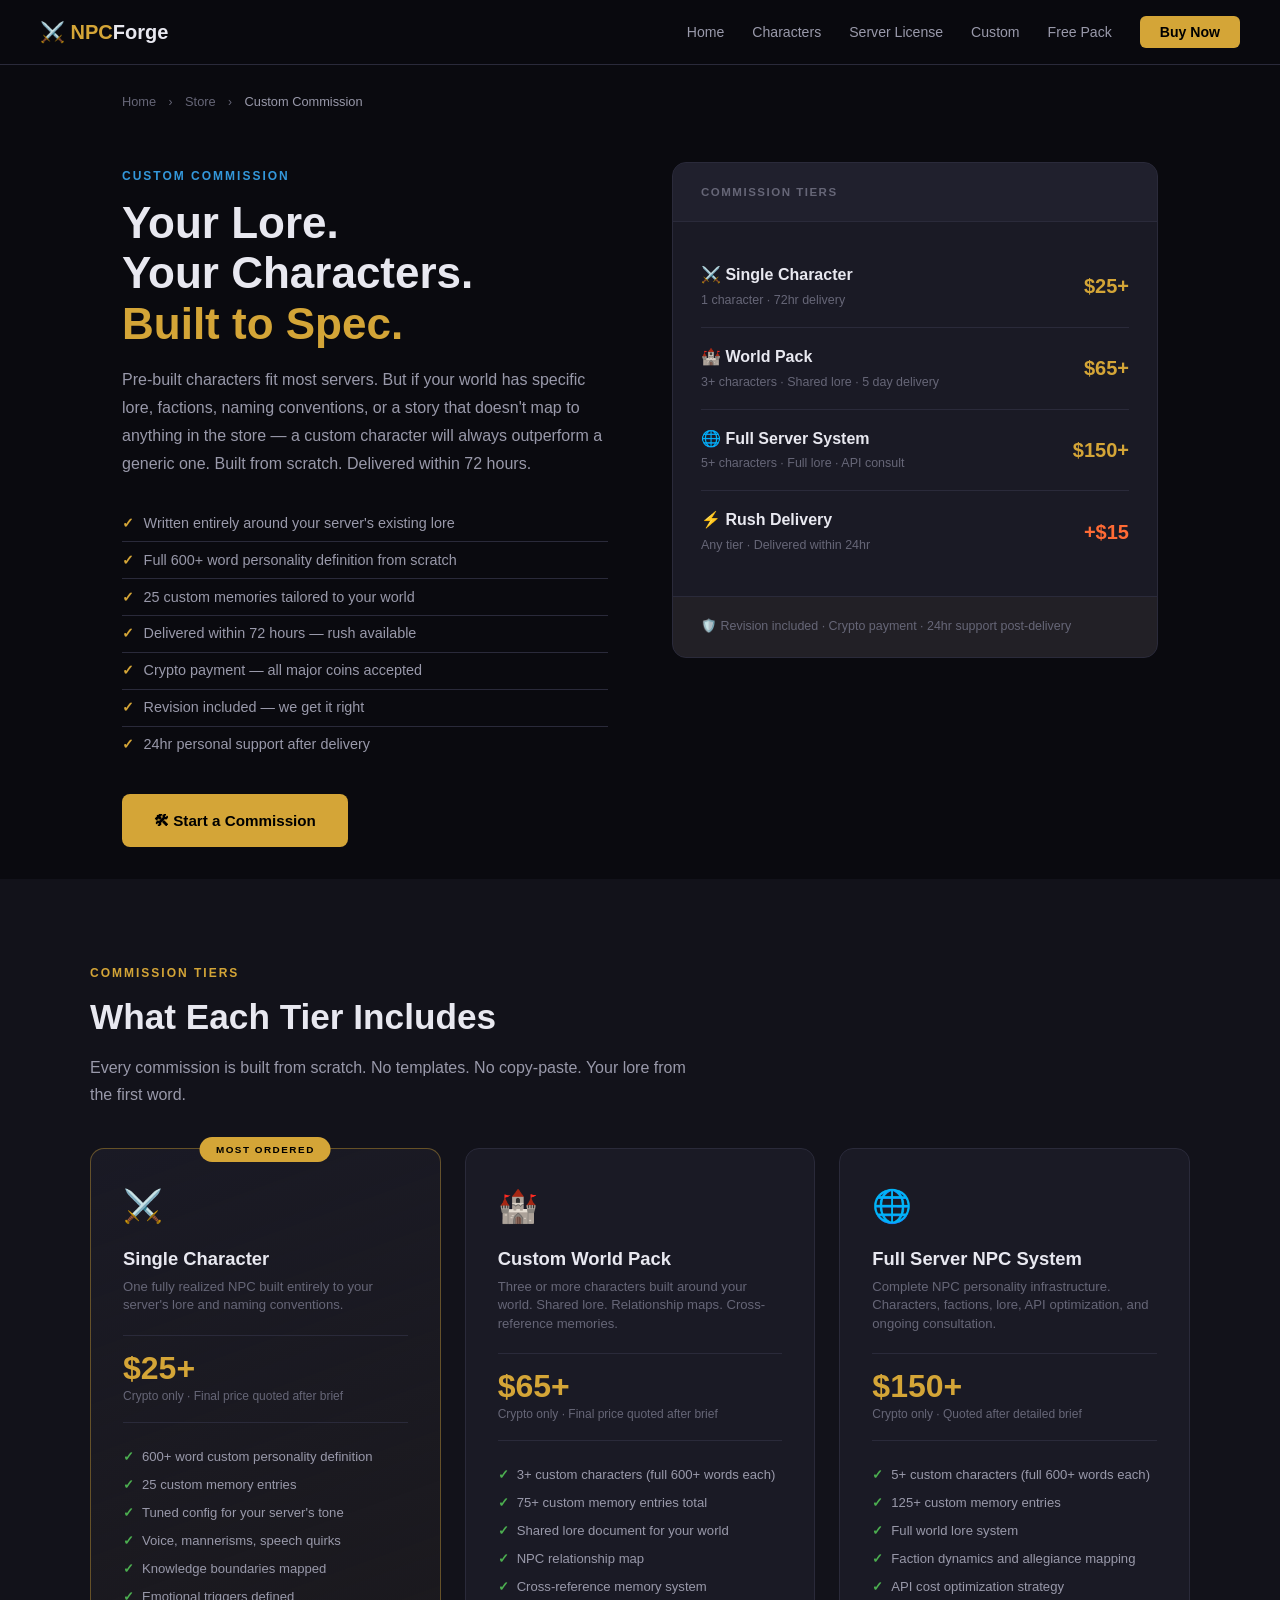
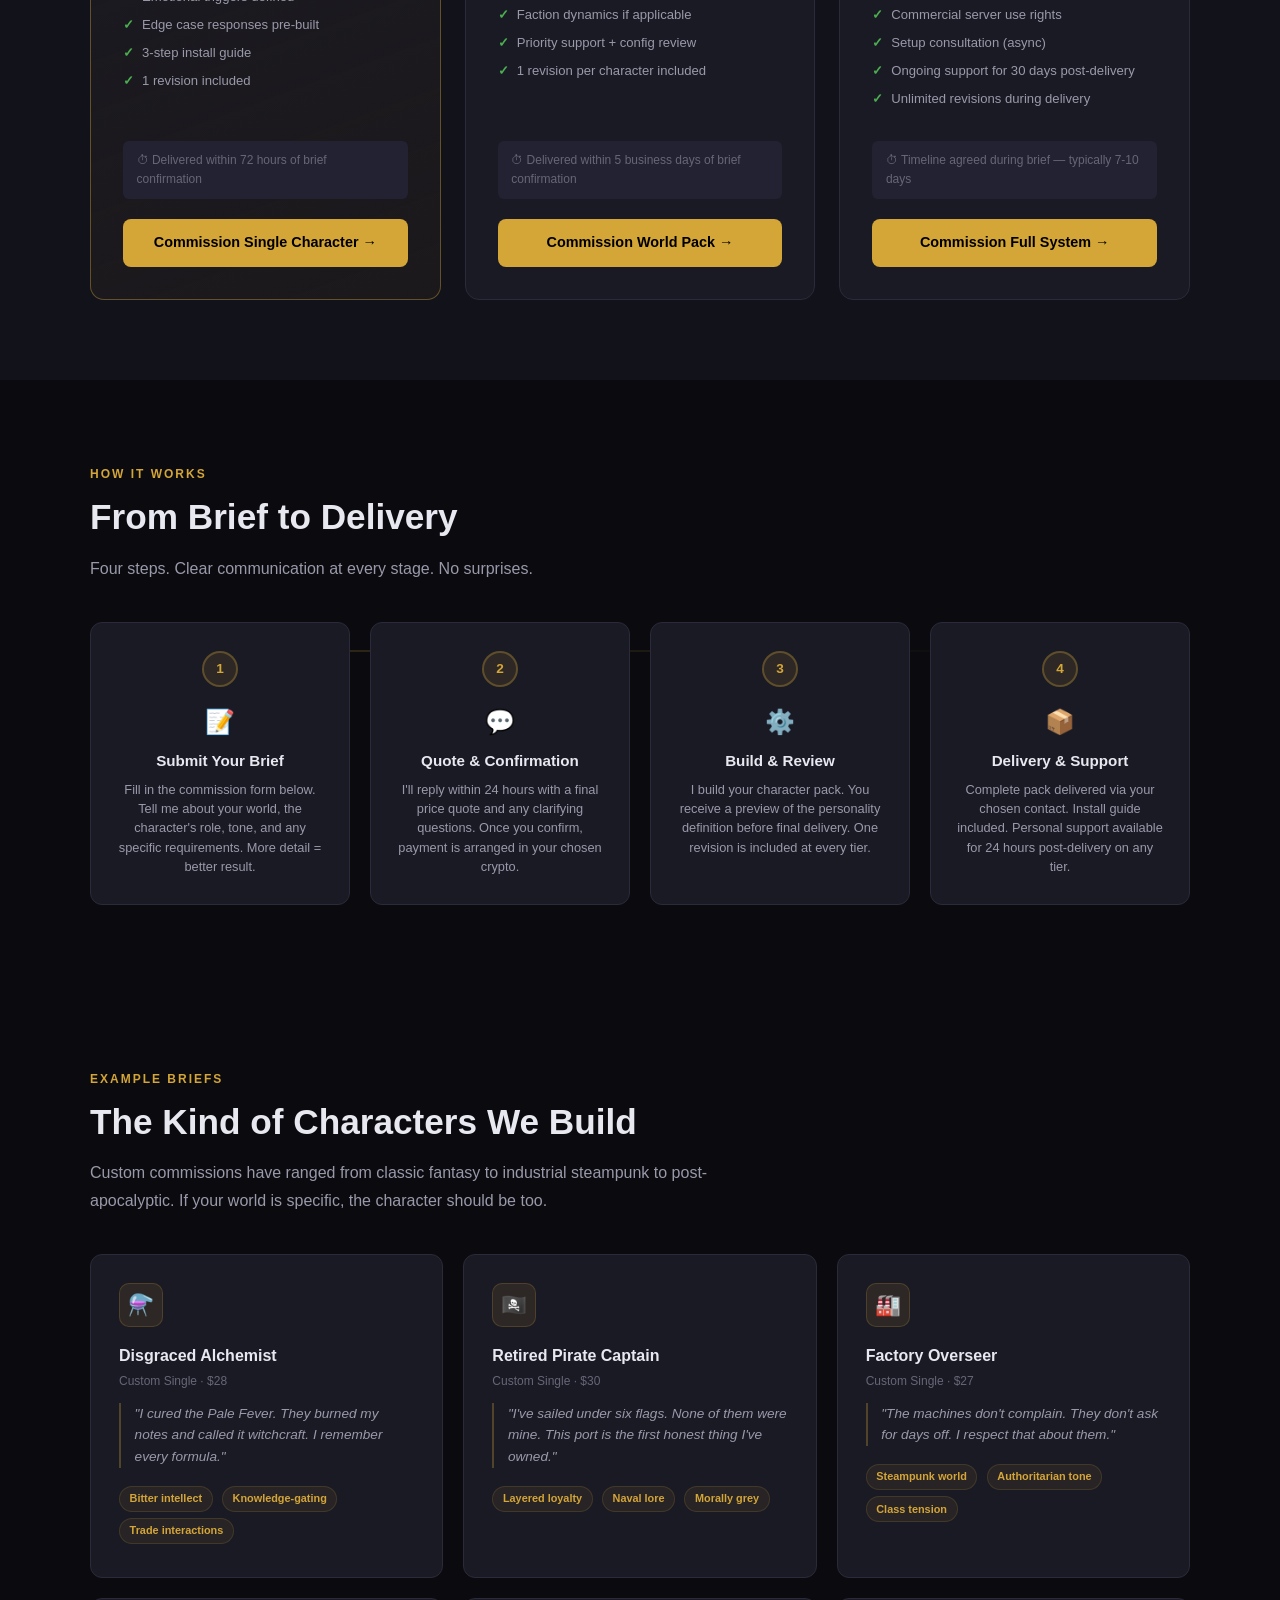
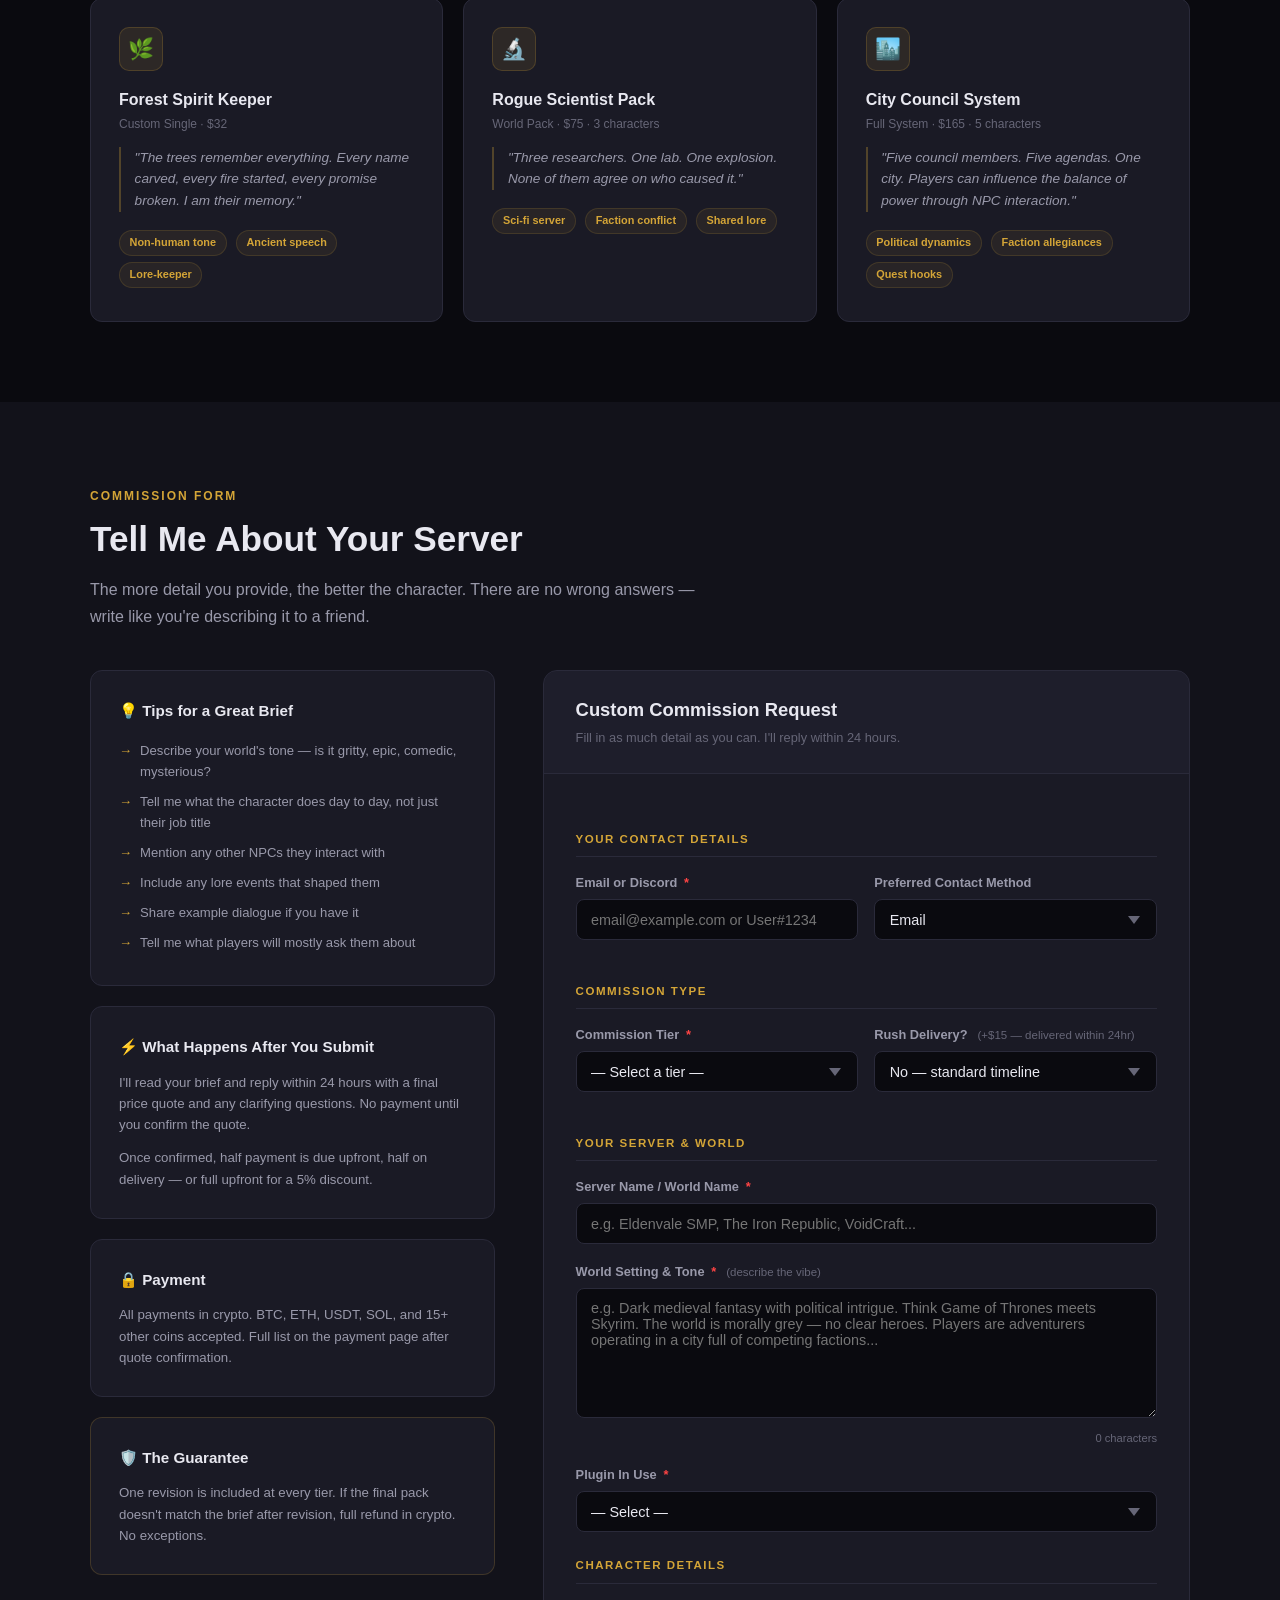
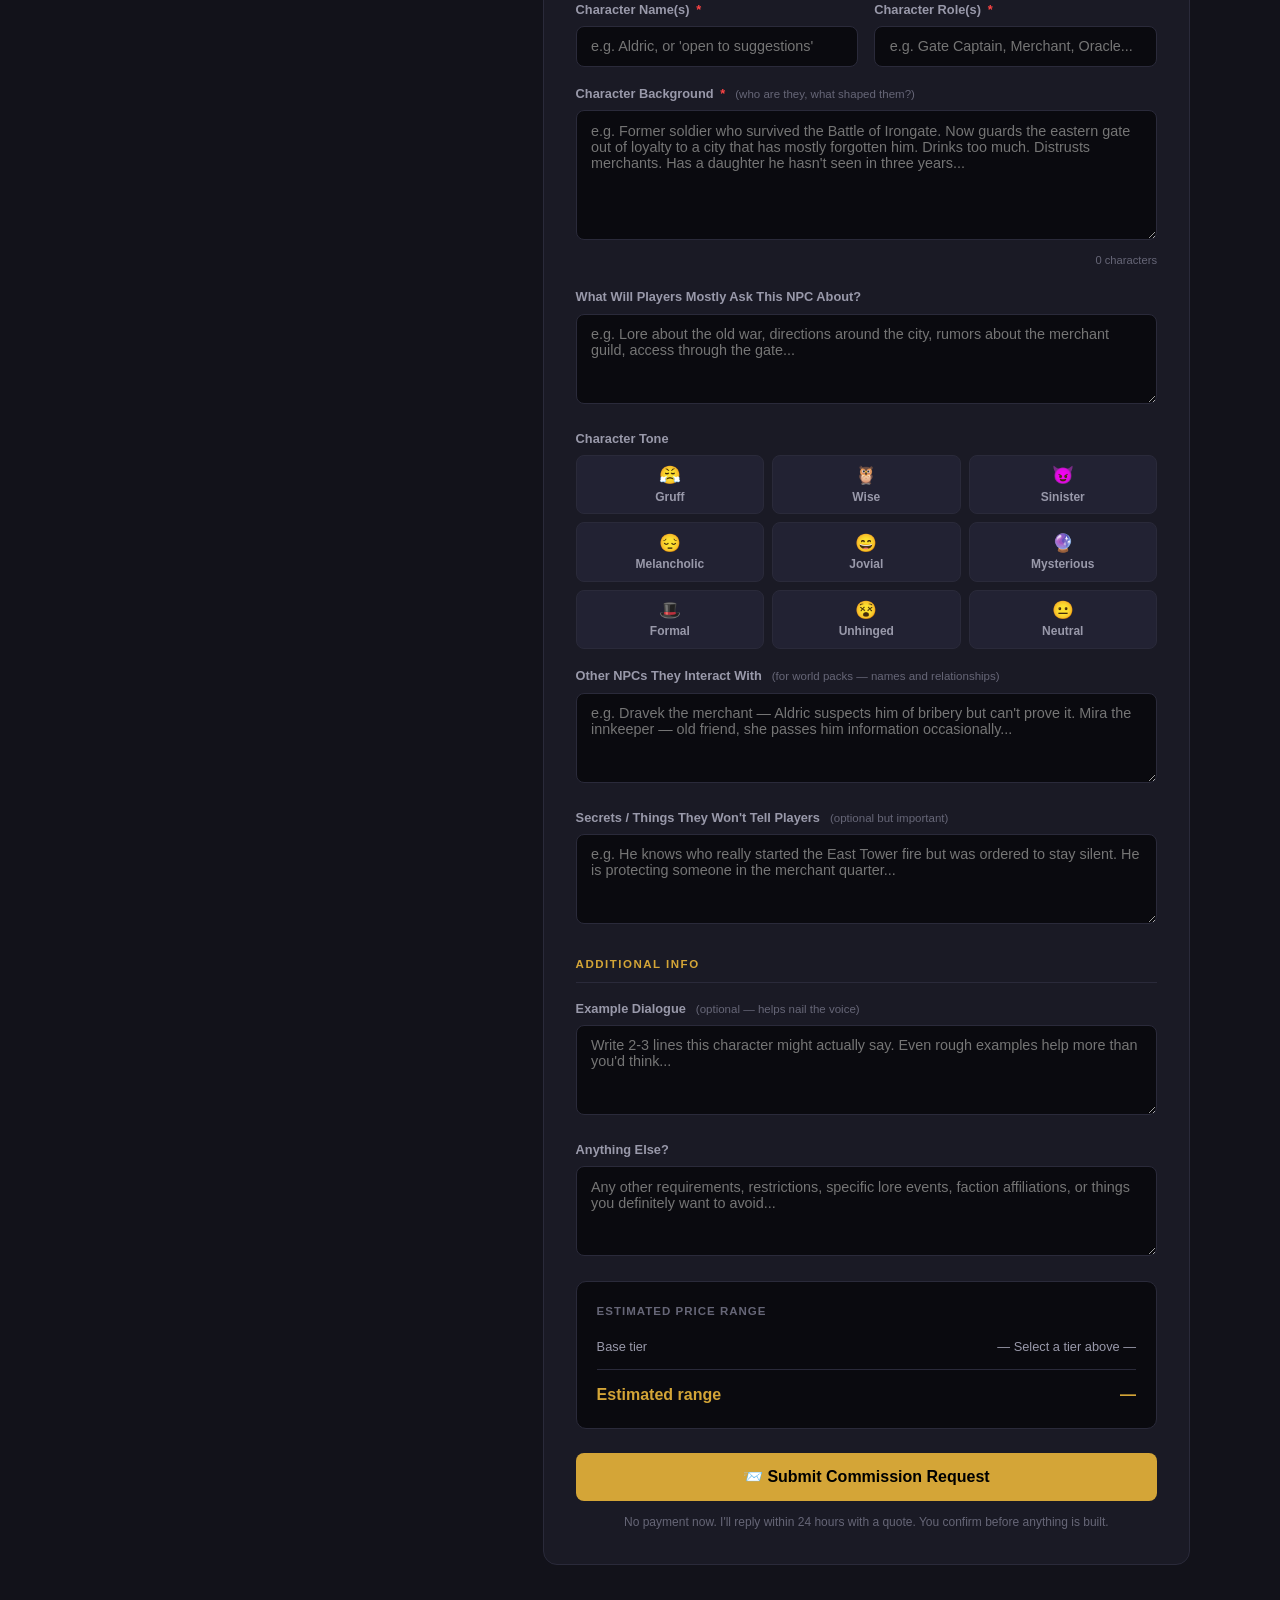
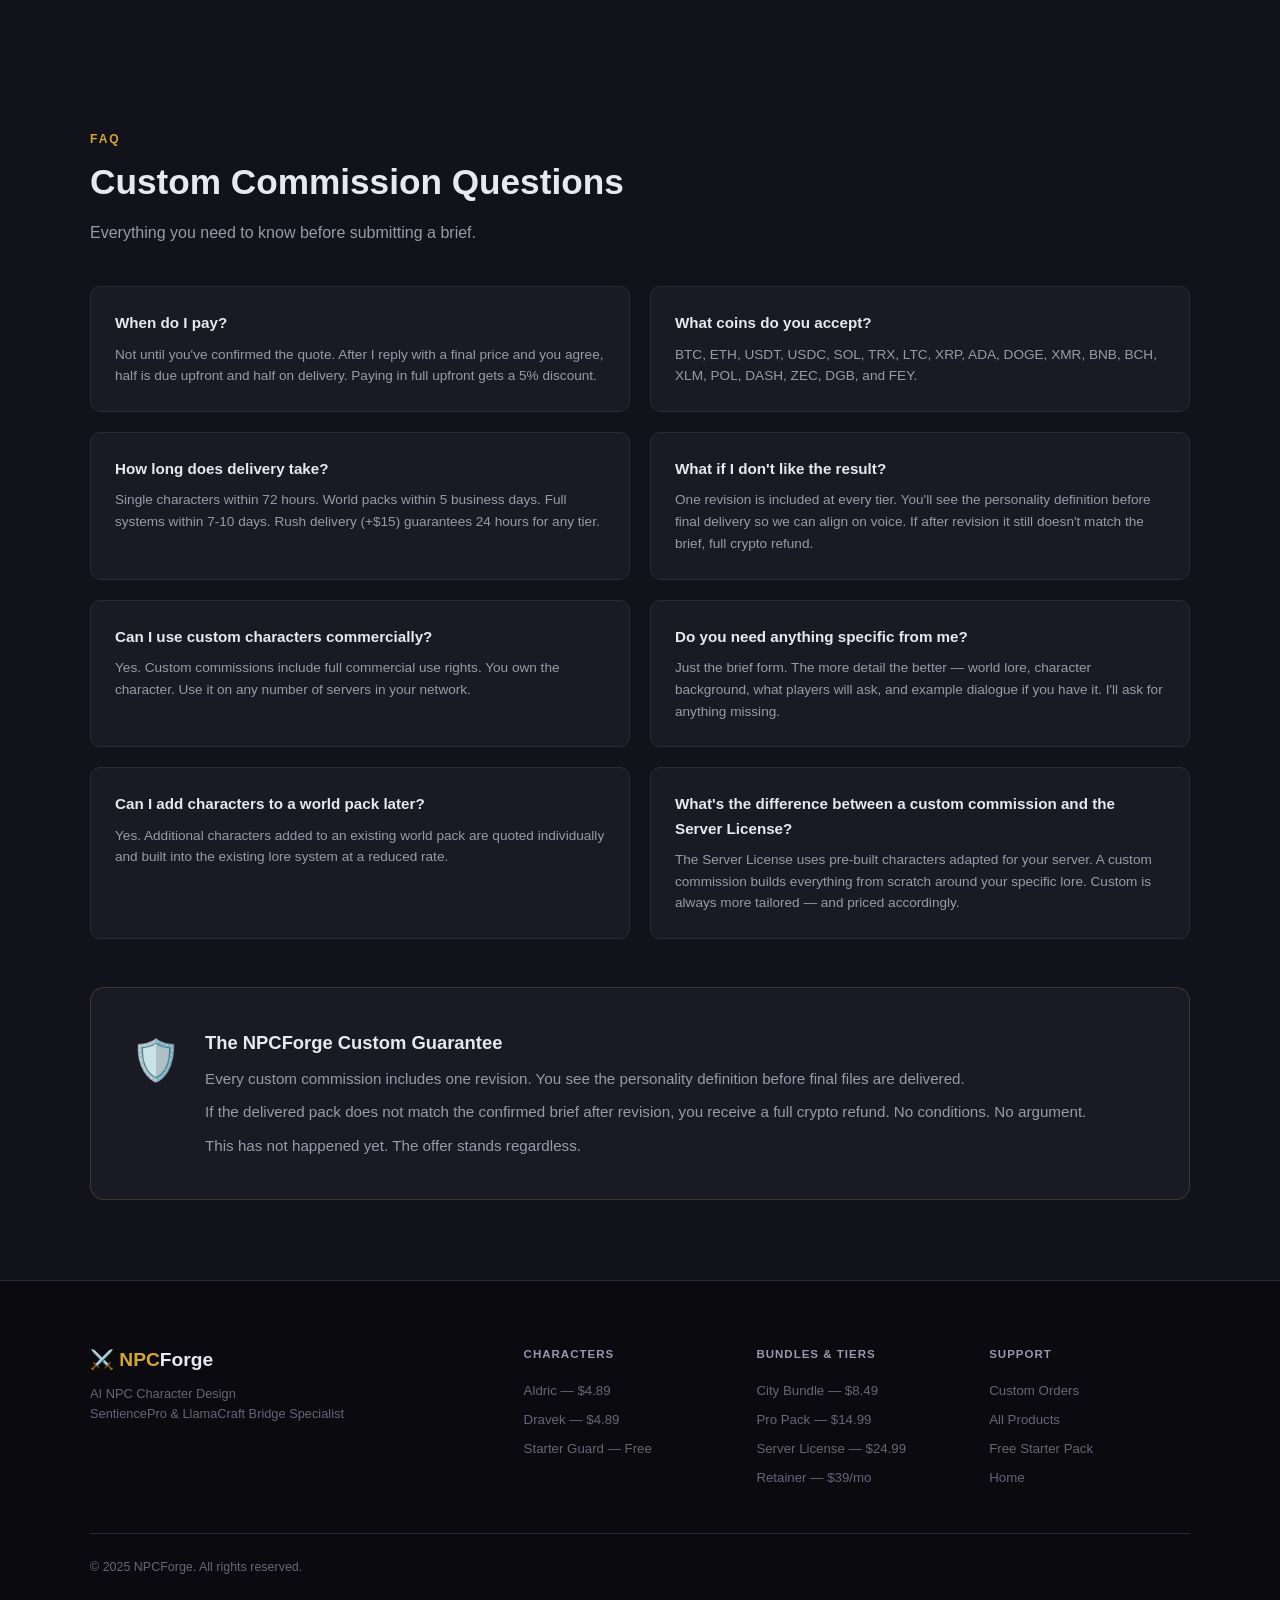
<file: custom.html>
<!DOCTYPE html>
<html lang="en">
<head>
    <meta charset="UTF-8">
    <meta name="viewport" content="width=device-width, initial-scale=1.0">
    <title>Custom Character Commission — NPCForge</title>
    <meta name="description" content="Commission a custom AI NPC character built entirely to your server's lore. Single characters from $25, world packs from $65, full server systems from $150.">
    <meta property="og:title" content="Custom NPC Commission — NPCForge">
    <meta property="og:description" content="Your lore. Your characters. Built to spec. Custom SentiencePro personality packs from $25.">
    <meta property="og:type" content="website">
    <meta property="og:url" content="https://npcforge.github.io/custom.html">
    <link rel="canonical" href="https://npcforge.github.io/custom.html">
    <style>
        :root {
            --gold: #D4A537;
            --gold-light: #F2D06B;
            --gold-dark: #B8860B;
            --bg-primary: #0A0A0F;
            --bg-secondary: #12121A;
            --bg-card: #1A1A25;
            --bg-card-hover: #222233;
            --text-primary: #E8E8F0;
            --text-secondary: #9999AA;
            --text-muted: #666677;
            --border: #2A2A3A;
            --green: #4CAF50;
            --red: #E74C3C;
            --blue: #3498DB;
            --urgent-red: #FF4444;
            --urgent-orange: #FF6B35;
            --purple: #9B59B6;
            --purple-light: #B07CC6;
            --teal: #1ABC9C;
        }

        *, *::before, *::after { margin: 0; padding: 0; box-sizing: border-box; }
        html { scroll-behavior: smooth; }

        body {
            font-family: 'Segoe UI', -apple-system, BlinkMacSystemFont, sans-serif;
            background: var(--bg-primary);
            color: var(--text-primary);
            line-height: 1.6;
            overflow-x: hidden;
        }

        /* ── NAV ── */
        nav {
            position: fixed;
            top: 0; left: 0; right: 0;
            z-index: 1000;
            background: rgba(10,10,15,0.97);
            backdrop-filter: blur(12px);
            border-bottom: 1px solid var(--border);
            padding: 0 2rem;
        }

        .nav-inner {
            max-width: 1200px;
            margin: 0 auto;
            display: flex;
            justify-content: space-between;
            align-items: center;
            height: 64px;
        }

        .nav-logo {
            font-size: 1.25rem;
            font-weight: 700;
            color: var(--gold);
            text-decoration: none;
        }

        .nav-logo span { color: var(--text-primary); }

        .nav-links {
            display: flex;
            gap: 1.75rem;
            list-style: none;
            align-items: center;
        }

        .nav-links a {
            color: var(--text-secondary);
            text-decoration: none;
            font-size: 0.88rem;
            font-weight: 500;
            transition: color 0.2s;
        }

        .nav-links a:hover { color: var(--gold); }

        .nav-links .nav-cta {
            background: var(--gold);
            color: #000;
            padding: 0.5rem 1.25rem;
            border-radius: 6px;
            font-weight: 600;
        }

        .nav-links .nav-cta:hover { background: var(--gold-light); color: #000; }

        .nav-toggle {
            display: none;
            background: none;
            border: none;
            color: var(--text-primary);
            font-size: 1.5rem;
            cursor: pointer;
        }

        /* ── BREADCRUMB ── */
        .breadcrumb {
            max-width: 1100px;
            margin: 0 auto;
            padding: 5.5rem 2rem 0;
        }

        .breadcrumb a {
            color: var(--text-muted);
            text-decoration: none;
            font-size: 0.8rem;
            transition: color 0.2s;
        }

        .breadcrumb a:hover { color: var(--gold); }
        .breadcrumb .sep { color: var(--text-muted); margin: 0 0.5rem; font-size: 0.75rem; }
        .breadcrumb .current { color: var(--text-secondary); font-size: 0.8rem; }

        /* ── PAGE HERO ── */
        .custom-hero {
            max-width: 1100px;
            margin: 0 auto;
            padding: 3rem 2rem 2rem;
            display: grid;
            grid-template-columns: 1fr 1fr;
            gap: 4rem;
            align-items: start;
        }

        .hero-left .section-label {
            display: inline-block;
            color: var(--blue);
            font-size: 0.75rem;
            font-weight: 700;
            letter-spacing: 2px;
            text-transform: uppercase;
            margin-bottom: 0.75rem;
        }

        .hero-left h1 {
            font-size: clamp(2rem, 4vw, 2.75rem);
            font-weight: 800;
            line-height: 1.15;
            margin-bottom: 1rem;
        }

        .hero-left h1 .highlight { color: var(--gold); }

        .hero-left .hero-sub {
            color: var(--text-secondary);
            font-size: 1rem;
            line-height: 1.75;
            margin-bottom: 1.75rem;
        }

        .hero-points {
            list-style: none;
            margin-bottom: 2rem;
        }

        .hero-points li {
            font-size: 0.9rem;
            color: var(--text-secondary);
            padding: 0.4rem 0;
            display: flex;
            align-items: flex-start;
            gap: 0.6rem;
            border-bottom: 1px solid var(--border);
        }

        .hero-points li:last-child { border-bottom: none; }

        .hero-points li::before {
            content: '✓';
            color: var(--gold);
            font-weight: 700;
            flex-shrink: 0;
        }

        /* ── TIER CARDS ── */
        .section { padding: 5rem 2rem; }
        .section-inner { max-width: 1100px; margin: 0 auto; }

        .section-label {
            display: inline-block;
            color: var(--gold);
            font-size: 0.75rem;
            font-weight: 700;
            letter-spacing: 2px;
            text-transform: uppercase;
            margin-bottom: 0.75rem;
        }

        .section-title {
            font-size: clamp(1.5rem, 3vw, 2.2rem);
            font-weight: 700;
            margin-bottom: 1rem;
            line-height: 1.2;
        }

        .section-desc {
            color: var(--text-secondary);
            font-size: 1rem;
            max-width: 620px;
            margin-bottom: 2.5rem;
            line-height: 1.7;
        }

        /* ── CUSTOM TIERS ── */
        .custom-tiers { background: var(--bg-secondary); }

        .tiers-grid {
            display: grid;
            grid-template-columns: repeat(3, 1fr);
            gap: 1.5rem;
        }

        .tier-card {
            background: var(--bg-card);
            border: 1px solid var(--border);
            border-radius: 14px;
            padding: 2rem;
            display: flex;
            flex-direction: column;
            position: relative;
            transition: border-color 0.2s, transform 0.2s;
        }

        .tier-card:hover {
            border-color: rgba(212,165,55,0.3);
            transform: translateY(-4px);
        }

        .tier-card.featured-tier {
            border-color: rgba(212,165,55,0.4);
            background: linear-gradient(160deg, var(--bg-card) 0%, rgba(212,165,55,0.05) 100%);
        }

        .tier-popular-badge {
            position: absolute;
            top: -12px; left: 50%;
            transform: translateX(-50%);
            background: var(--gold);
            color: #000;
            font-size: 0.62rem;
            font-weight: 800;
            letter-spacing: 1.5px;
            text-transform: uppercase;
            padding: 0.28rem 1rem;
            border-radius: 50px;
            white-space: nowrap;
        }

        .tier-icon { font-size: 2rem; margin-bottom: 0.75rem; }
        .tier-name { font-size: 1.15rem; font-weight: 700; margin-bottom: 0.25rem; }
        .tier-tagline { font-size: 0.82rem; color: var(--text-muted); margin-bottom: 1.25rem; line-height: 1.4; }

        .tier-price-row {
            padding: 1rem 0;
            border-top: 1px solid var(--border);
            border-bottom: 1px solid var(--border);
            margin-bottom: 1.25rem;
        }

        .tier-price {
            font-size: 2rem;
            font-weight: 800;
            color: var(--gold);
            line-height: 1;
        }

        .tier-price-note {
            font-size: 0.75rem;
            color: var(--text-muted);
            margin-top: 0.2rem;
        }

        .tier-features {
            list-style: none;
            margin-bottom: 1.75rem;
            flex: 1;
        }

        .tier-features li {
            font-size: 0.82rem;
            color: var(--text-secondary);
            padding: 0.3rem 0;
            display: flex;
            align-items: flex-start;
            gap: 0.5rem;
            line-height: 1.4;
        }

        .tier-features li::before {
            content: '✓';
            color: var(--green);
            font-weight: 700;
            flex-shrink: 0;
        }

        .tier-delivery {
            background: var(--bg-card-hover);
            border-radius: 6px;
            padding: 0.6rem 0.85rem;
            font-size: 0.75rem;
            color: var(--text-muted);
            margin-bottom: 1.25rem;
            display: flex;
            align-items: center;
            gap: 0.5rem;
        }

        .tier-btn {
            display: block;
            text-align: center;
            padding: 0.8rem 1rem;
            border-radius: 8px;
            font-size: 0.9rem;
            font-weight: 700;
            text-decoration: none;
            transition: all 0.2s;
            background: var(--gold);
            color: #000;
            border: none;
            cursor: pointer;
        }

        .tier-btn:hover {
            background: var(--gold-light);
            transform: translateY(-1px);
        }

        /* ── PROCESS ── */
        .process-section { background: var(--bg-primary); }

        .process-grid {
            display: grid;
            grid-template-columns: repeat(4, 1fr);
            gap: 1.25rem;
            position: relative;
        }

        .process-grid::before {
            content: '';
            position: absolute;
            top: 28px;
            left: calc(12.5% + 14px);
            right: calc(12.5% + 14px);
            height: 2px;
            background: linear-gradient(90deg, var(--gold), transparent);
            opacity: 0.2;
        }

        .process-step {
            background: var(--bg-card);
            border: 1px solid var(--border);
            border-radius: 12px;
            padding: 1.75rem 1.5rem;
            text-align: center;
            position: relative;
            transition: border-color 0.2s;
        }

        .process-step:hover { border-color: rgba(212,165,55,0.3); }

        .process-num {
            display: inline-flex;
            align-items: center;
            justify-content: center;
            width: 36px; height: 36px;
            border-radius: 50%;
            background: rgba(212,165,55,0.1);
            border: 2px solid rgba(212,165,55,0.3);
            color: var(--gold);
            font-size: 0.85rem;
            font-weight: 800;
            margin: 0 auto 1rem;
        }

        .process-icon { font-size: 1.5rem; margin-bottom: 0.5rem; }
        .process-step h3 { font-size: 0.95rem; font-weight: 700; margin-bottom: 0.4rem; }
        .process-step p { font-size: 0.8rem; color: var(--text-secondary); line-height: 1.5; }

        /* ── FORM ── */
        .form-section { background: var(--bg-secondary); }

        .form-layout {
            display: grid;
            grid-template-columns: 1fr 1.6fr;
            gap: 3rem;
            align-items: start;
        }

        .form-sidebar {
            position: sticky;
            top: 5rem;
        }

        .form-sidebar-card {
            background: var(--bg-card);
            border: 1px solid var(--border);
            border-radius: 12px;
            padding: 1.75rem;
            margin-bottom: 1.25rem;
        }

        .form-sidebar-card h4 {
            font-size: 0.95rem;
            font-weight: 700;
            margin-bottom: 0.75rem;
            display: flex;
            align-items: center;
            gap: 0.5rem;
        }

        .form-sidebar-card p {
            font-size: 0.83rem;
            color: var(--text-secondary);
            line-height: 1.6;
            margin-bottom: 0.75rem;
        }

        .form-sidebar-card p:last-child { margin-bottom: 0; }

        .sidebar-list {
            list-style: none;
        }

        .sidebar-list li {
            font-size: 0.82rem;
            color: var(--text-secondary);
            padding: 0.28rem 0;
            display: flex;
            align-items: flex-start;
            gap: 0.5rem;
        }

        .sidebar-list li::before {
            content: '→';
            color: var(--gold);
            flex-shrink: 0;
        }

        /* ── COMMISSION FORM ── */
        .commission-form-card {
            background: var(--bg-card);
            border: 1px solid var(--border);
            border-radius: 14px;
            overflow: hidden;
        }

        .form-header {
            padding: 1.5rem 2rem;
            border-bottom: 1px solid var(--border);
            background: rgba(42,42,58,0.3);
        }

        .form-header h2 { font-size: 1.15rem; font-weight: 700; margin-bottom: 0.2rem; }
        .form-header p { color: var(--text-muted); font-size: 0.8rem; }

        .form-body { padding: 2rem; }

        .form-section-title {
            font-size: 0.72rem;
            font-weight: 700;
            letter-spacing: 1.5px;
            text-transform: uppercase;
            color: var(--gold);
            margin: 1.5rem 0 1rem;
            padding-bottom: 0.5rem;
            border-bottom: 1px solid var(--border);
        }

        .form-section-title:first-child { margin-top: 0; }

        .form-group { margin-bottom: 1.1rem; }

        .form-group label {
            display: block;
            font-size: 0.8rem;
            font-weight: 600;
            margin-bottom: 0.35rem;
            color: var(--text-secondary);
        }

        .form-group label .required {
            color: var(--urgent-red);
            margin-left: 0.2rem;
        }

        .form-group label .hint {
            color: var(--text-muted);
            font-weight: 400;
            font-size: 0.72rem;
            margin-left: 0.4rem;
        }

        .form-group input,
        .form-group select,
        .form-group textarea {
            width: 100%;
            padding: 0.72rem 0.9rem;
            background: var(--bg-primary);
            border: 1px solid var(--border);
            border-radius: 8px;
            color: var(--text-primary);
            font-size: 0.9rem;
            font-family: inherit;
            outline: none;
            transition: border-color 0.2s;
            appearance: none;
        }

        .form-group input:focus,
        .form-group select:focus,
        .form-group textarea:focus {
            border-color: var(--gold);
        }

        .form-group select {
            background-image: url("data:image/svg+xml,%3Csvg xmlns='http://www.w3.org/2000/svg' width='12' height='8' viewBox='0 0 12 8'%3E%3Cpath fill='%23666677' d='M6 8L0 0h12z'/%3E%3C/svg%3E");
            background-repeat: no-repeat;
            background-position: right 1rem center;
            padding-right: 2.5rem;
            cursor: pointer;
        }

        .form-group select option {
            background: var(--bg-card);
            color: var(--text-primary);
        }

        .form-group textarea {
            min-height: 90px;
            resize: vertical;
        }

        .form-group textarea.tall { min-height: 130px; }

        .form-row {
            display: grid;
            grid-template-columns: 1fr 1fr;
            gap: 1rem;
        }

        .char-count {
            text-align: right;
            font-size: 0.7rem;
            color: var(--text-muted);
            margin-top: 0.25rem;
        }

        /* ── TONE SELECTOR ── */
        .tone-grid {
            display: grid;
            grid-template-columns: repeat(3, 1fr);
            gap: 0.5rem;
        }

        .tone-btn {
            background: var(--bg-card-hover);
            border: 1px solid var(--border);
            border-radius: 8px;
            padding: 0.6rem 0.5rem;
            text-align: center;
            cursor: pointer;
            transition: all 0.2s;
            color: var(--text-secondary);
            font-size: 0.75rem;
            font-weight: 600;
        }

        .tone-btn:hover { border-color: var(--gold); color: var(--gold); }
        .tone-btn.selected { background: rgba(212,165,55,0.1); border-color: var(--gold); color: var(--gold); }
        .tone-btn .tone-icon { display: block; font-size: 1.1rem; margin-bottom: 0.2rem; }

        /* ── PRICE ESTIMATOR ── */
        .price-estimator {
            background: var(--bg-primary);
            border: 1px solid var(--border);
            border-radius: 10px;
            padding: 1.25rem;
            margin-bottom: 1.5rem;
        }

        .estimator-label {
            font-size: 0.72rem;
            font-weight: 700;
            letter-spacing: 1px;
            text-transform: uppercase;
            color: var(--text-muted);
            margin-bottom: 0.75rem;
        }

        .estimator-row {
            display: flex;
            justify-content: space-between;
            font-size: 0.8rem;
            padding: 0.25rem 0;
            color: var(--text-secondary);
        }

        .estimator-total {
            display: flex;
            justify-content: space-between;
            font-size: 1rem;
            font-weight: 700;
            padding: 0.75rem 0 0;
            border-top: 1px solid var(--border);
            margin-top: 0.5rem;
            color: var(--gold);
        }

        /* ── SUBMIT ── */
        .submit-btn {
            display: flex;
            align-items: center;
            justify-content: center;
            gap: 0.5rem;
            width: 100%;
            padding: 0.9rem 1.5rem;
            border-radius: 8px;
            font-size: 1rem;
            font-weight: 700;
            text-decoration: none;
            border: none;
            cursor: pointer;
            transition: all 0.2s;
            background: var(--gold);
            color: #000;
        }

        .submit-btn:hover {
            background: var(--gold-light);
            transform: translateY(-1px);
            box-shadow: 0 6px 20px rgba(212,165,55,0.2);
        }

        .submit-note {
            text-align: center;
            color: var(--text-muted);
            font-size: 0.75rem;
            margin-top: 0.75rem;
            line-height: 1.6;
        }

        /* ── EXAMPLES ── */
        .examples-section { background: var(--bg-primary); }

        .examples-grid {
            display: grid;
            grid-template-columns: repeat(3, 1fr);
            gap: 1.25rem;
        }

        .example-card {
            background: var(--bg-card);
            border: 1px solid var(--border);
            border-radius: 12px;
            padding: 1.75rem;
            transition: border-color 0.2s;
        }

        .example-card:hover { border-color: rgba(212,165,55,0.3); }

        .example-avatar {
            width: 44px; height: 44px;
            border-radius: 10px;
            background: rgba(212,165,55,0.1);
            border: 1px solid rgba(212,165,55,0.2);
            display: flex; align-items: center; justify-content: center;
            font-size: 1.3rem;
            margin-bottom: 1rem;
        }

        .example-name { font-size: 1rem; font-weight: 700; margin-bottom: 0.2rem; }
        .example-type { font-size: 0.75rem; color: var(--text-muted); margin-bottom: 0.75rem; }

        .example-quote {
            font-style: italic;
            font-size: 0.85rem;
            color: var(--text-secondary);
            line-height: 1.6;
            padding-left: 0.85rem;
            border-left: 2px solid rgba(212,165,55,0.3);
            margin-bottom: 1rem;
        }

        .example-tag {
            display: inline-block;
            background: rgba(212,165,55,0.08);
            border: 1px solid rgba(212,165,55,0.15);
            color: var(--gold);
            font-size: 0.68rem;
            font-weight: 600;
            padding: 0.2rem 0.6rem;
            border-radius: 50px;
            margin-right: 0.3rem;
            margin-bottom: 0.3rem;
        }

        /* ── FAQ ── */
        .faq-section { background: var(--bg-secondary); }

        .faq-grid {
            display: grid;
            grid-template-columns: 1fr 1fr;
            gap: 1.25rem;
        }

        .faq-item {
            background: var(--bg-card);
            border: 1px solid var(--border);
            border-radius: 10px;
            padding: 1.5rem;
        }

        .faq-item h4 { font-size: 0.95rem; font-weight: 700; margin-bottom: 0.5rem; }
        .faq-item p { font-size: 0.85rem; color: var(--text-secondary); line-height: 1.6; }

        /* ── GUARANTEE ── */
        .guarantee {
            background: var(--bg-card);
            border: 1px solid rgba(212,165,55,0.2);
            border-radius: 14px;
            padding: 2.5rem;
            display: flex;
            gap: 1.5rem;
            align-items: flex-start;
            margin-top: 3rem;
        }

        .guarantee-icon { font-size: 2.5rem; flex-shrink: 0; }
        .guarantee h3 { font-size: 1.15rem; font-weight: 700; margin-bottom: 0.5rem; }
        .guarantee p { color: var(--text-secondary); font-size: 0.95rem; line-height: 1.7; margin-bottom: 0.5rem; }
        .guarantee p:last-child { margin-bottom: 0; }

        /* ── FOOTER ── */
        footer {
            padding: 4rem 2rem 3rem;
            border-top: 1px solid var(--border);
        }

        .footer-inner { max-width: 1100px; margin: 0 auto; }

        .footer-grid {
            display: grid;
            grid-template-columns: 2fr 1fr 1fr 1fr;
            gap: 2rem;
            margin-bottom: 2.5rem;
        }

        .footer-brand .footer-logo {
            font-size: 1.2rem; font-weight: 700; color: var(--gold); margin-bottom: 0.5rem;
        }

        .footer-brand .footer-logo span { color: var(--text-primary); }
        .footer-brand p { font-size: 0.8rem; color: var(--text-muted); line-height: 1.6; margin-bottom: 0.5rem; }

        .footer-col h4 {
            font-size: 0.72rem; font-weight: 700; letter-spacing: 1px;
            text-transform: uppercase; color: var(--text-secondary); margin-bottom: 0.75rem;
        }

        .footer-col a {
            display: block; color: var(--text-muted); text-decoration: none;
            font-size: 0.83rem; padding: 0.25rem 0; transition: color 0.2s;
        }

        .footer-col a:hover { color: var(--gold); }

        .footer-bottom {
            border-top: 1px solid var(--border);
            padding-top: 1.5rem;
            display: flex;
            justify-content: space-between;
            align-items: center;
        }

        .footer-copy { color: var(--text-muted); font-size: 0.78rem; }

        /* ── RESPONSIVE ── */
        @media (max-width: 1000px) {
            .tiers-grid { grid-template-columns: 1fr 1fr; }
            .process-grid { grid-template-columns: 1fr 1fr; }
            .examples-grid { grid-template-columns: 1fr 1fr; }
            .form-layout { grid-template-columns: 1fr; }
            .form-sidebar { position: static; }
            .footer-grid { grid-template-columns: 1fr 1fr; }
        }

        @media (max-width: 750px) {
            .custom-hero { grid-template-columns: 1fr; gap: 2.5rem; }
            .tiers-grid { grid-template-columns: 1fr; }
            .faq-grid { grid-template-columns: 1fr; }
            .examples-grid { grid-template-columns: 1fr; }
            .form-row { grid-template-columns: 1fr; }
            .tone-grid { grid-template-columns: repeat(2, 1fr); }
        }

        @media (max-width: 650px) {
            .nav-links {
                display: none; position: absolute; top: 64px; left: 0; right: 0;
                background: rgba(10,10,15,0.98); flex-direction: column;
                padding: 1.5rem 2rem; gap: 1rem; border-bottom: 1px solid var(--border);
            }
            .nav-links.open { display: flex; }
            .nav-toggle { display: block; }
            .process-grid { grid-template-columns: 1fr; }
            .guarantee { flex-direction: column; text-align: center; }
            .footer-grid { grid-template-columns: 1fr; }
            .footer-bottom { flex-direction: column; gap: 0.75rem; text-align: center; }
        }
    </style>
</head>
<body>

<!-- ── NAV ── -->
<nav>
    <div class="nav-inner">
        <a href="index.html" class="nav-logo">⚔️ NPC<span>Forge</span></a>
        <button class="nav-toggle" onclick="document.querySelector('.nav-links').classList.toggle('open')" aria-label="Menu">☰</button>
        <ul class="nav-links">
            <li><a href="index.html">Home</a></li>
            <li><a href="store.html">Characters</a></li>
            <li><a href="license.html">Server License</a></li>
            <li><a href="custom.html">Custom</a></li>
            <li><a href="free.html">Free Pack</a></li>
            <li><a href="store.html" class="nav-cta">Buy Now</a></li>
        </ul>
    </div>
</nav>

<!-- ── BREADCRUMB ── -->
<div class="breadcrumb">
    <a href="index.html">Home</a>
    <span class="sep">›</span>
    <a href="store.html">Store</a>
    <span class="sep">›</span>
    <span class="current">Custom Commission</span>
</div>

<!-- ── HERO ── -->
<div class="custom-hero">
    <div class="hero-left">
        <div class="section-label">Custom Commission</div>
        <h1>Your Lore.<br>Your Characters.<br><span class="highlight">Built to Spec.</span></h1>
        <p class="hero-sub">
            Pre-built characters fit most servers. But if your world has specific lore, factions, naming conventions, or a story that doesn't map to anything in the store — a custom character will always outperform a generic one. Built from scratch. Delivered within 72 hours.
        </p>
        <ul class="hero-points">
            <li>Written entirely around your server's existing lore</li>
            <li>Full 600+ word personality definition from scratch</li>
            <li>25 custom memories tailored to your world</li>
            <li>Delivered within 72 hours — rush available</li>
            <li>Crypto payment — all major coins accepted</li>
            <li>Revision included — we get it right</li>
            <li>24hr personal support after delivery</li>
        </ul>
        <a href="#commission-form" style="
            display:inline-flex;align-items:center;gap:0.5rem;
            padding:0.9rem 2rem;background:var(--gold);color:#000;
            border-radius:8px;font-size:0.95rem;font-weight:700;
            text-decoration:none;transition:all 0.2s;">
            🛠 Start a Commission
        </a>
    </div>

    <div>
        <!-- QUICK TIER SUMMARY -->
        <div style="background:var(--bg-card);border:1px solid var(--border);border-radius:14px;overflow:hidden;">
            <div style="padding:1.25rem 1.75rem;background:rgba(42,42,58,0.4);border-bottom:1px solid var(--border);">
                <div style="font-size:0.72rem;font-weight:700;letter-spacing:1.5px;text-transform:uppercase;color:var(--text-muted);">Commission Tiers</div>
            </div>
            <div style="padding:1.5rem 1.75rem;">

                <div style="display:flex;justify-content:space-between;align-items:center;padding:1rem 0;border-bottom:1px solid var(--border);">
                    <div>
                        <div style="font-weight:700;margin-bottom:0.2rem;">⚔️ Single Character</div>
                        <div style="font-size:0.78rem;color:var(--text-muted);">1 character · 72hr delivery</div>
                    </div>
                    <div style="text-align:right;">
                        <div style="font-size:1.25rem;font-weight:800;color:var(--gold);">$25+</div>
                    </div>
                </div>

                <div style="display:flex;justify-content:space-between;align-items:center;padding:1rem 0;border-bottom:1px solid var(--border);">
                    <div>
                        <div style="font-weight:700;margin-bottom:0.2rem;">🏰 World Pack</div>
                        <div style="font-size:0.78rem;color:var(--text-muted);">3+ characters · Shared lore · 5 day delivery</div>
                    </div>
                    <div style="text-align:right;">
                        <div style="font-size:1.25rem;font-weight:800;color:var(--gold);">$65+</div>
                    </div>
                </div>

                <div style="display:flex;justify-content:space-between;align-items:center;padding:1rem 0;border-bottom:1px solid var(--border);">
                    <div>
                        <div style="font-weight:700;margin-bottom:0.2rem;">🌐 Full Server System</div>
                        <div style="font-size:0.78rem;color:var(--text-muted);">5+ characters · Full lore · API consult</div>
                    </div>
                    <div style="text-align:right;">
                        <div style="font-size:1.25rem;font-weight:800;color:var(--gold);">$150+</div>
                    </div>
                </div>

                <div style="display:flex;justify-content:space-between;align-items:center;padding:1rem 0;">
                    <div>
                        <div style="font-weight:700;margin-bottom:0.2rem;">⚡ Rush Delivery</div>
                        <div style="font-size:0.78rem;color:var(--text-muted);">Any tier · Delivered within 24hr</div>
                    </div>
                    <div style="text-align:right;">
                        <div style="font-size:1.25rem;font-weight:800;color:var(--urgent-orange);">+$15</div>
                    </div>
                </div>

            </div>
            <div style="padding:1.25rem 1.75rem;background:rgba(212,165,55,0.04);border-top:1px solid var(--border);">
                <div style="font-size:0.78rem;color:var(--text-muted);display:flex;align-items:center;gap:0.5rem;">
                    🛡️ Revision included · Crypto payment · 24hr support post-delivery
                </div>
            </div>
        </div>
    </div>
</div>

<!-- ── CUSTOM TIERS ── -->
<section class="section custom-tiers">
    <div class="section-inner">
        <div class="section-label">Commission Tiers</div>
        <h2 class="section-title">What Each Tier Includes</h2>
        <p class="section-desc">Every commission is built from scratch. No templates. No copy-paste. Your lore from the first word.</p>

        <div class="tiers-grid">

            <!-- SINGLE CHARACTER -->
            <div class="tier-card featured-tier">
                <div class="tier-popular-badge">Most Ordered</div>
                <div class="tier-icon">⚔️</div>
                <div class="tier-name">Single Character</div>
                <div class="tier-tagline">One fully realized NPC built entirely to your server's lore and naming conventions.</div>
                <div class="tier-price-row">
                    <div class="tier-price">$25+</div>
                    <div class="tier-price-note">Crypto only · Final price quoted after brief</div>
                </div>
                <ul class="tier-features">
                    <li>600+ word custom personality definition</li>
                    <li>25 custom memory entries</li>
                    <li>Tuned config for your server's tone</li>
                    <li>Voice, mannerisms, speech quirks</li>
                    <li>Knowledge boundaries mapped</li>
                    <li>Emotional triggers defined</li>
                    <li>Edge case responses pre-built</li>
                    <li>3-step install guide</li>
                    <li>1 revision included</li>
                </ul>
                <div class="tier-delivery">⏱ Delivered within 72 hours of brief confirmation</div>
                <a href="#commission-form" class="tier-btn" onclick="preselectTier('single')">Commission Single Character →</a>
            </div>

            <!-- WORLD PACK -->
            <div class="tier-card">
                <div class="tier-icon">🏰</div>
                <div class="tier-name">Custom World Pack</div>
                <div class="tier-tagline">Three or more characters built around your world. Shared lore. Relationship maps. Cross-reference memories.</div>
                <div class="tier-price-row">
                    <div class="tier-price">$65+</div>
                    <div class="tier-price-note">Crypto only · Final price quoted after brief</div>
                </div>
                <ul class="tier-features">
                    <li>3+ custom characters (full 600+ words each)</li>
                    <li>75+ custom memory entries total</li>
                    <li>Shared lore document for your world</li>
                    <li>NPC relationship map</li>
                    <li>Cross-reference memory system</li>
                    <li>Faction dynamics if applicable</li>
                    <li>Priority support + config review</li>
                    <li>1 revision per character included</li>
                </ul>
                <div class="tier-delivery">⏱ Delivered within 5 business days of brief confirmation</div>
                <a href="#commission-form" class="tier-btn" onclick="preselectTier('world')">Commission World Pack →</a>
            </div>

            <!-- FULL SERVER SYSTEM -->
            <div class="tier-card">
                <div class="tier-icon">🌐</div>
                <div class="tier-name">Full Server NPC System</div>
                <div class="tier-tagline">Complete NPC personality infrastructure. Characters, factions, lore, API optimization, and ongoing consultation.</div>
                <div class="tier-price-row">
                    <div class="tier-price">$150+</div>
                    <div class="tier-price-note">Crypto only · Quoted after detailed brief</div>
                </div>
                <ul class="tier-features">
                    <li>5+ custom characters (full 600+ words each)</li>
                    <li>125+ custom memory entries</li>
                    <li>Full world lore system</li>
                    <li>Faction dynamics and allegiance mapping</li>
                    <li>API cost optimization strategy</li>
                    <li>Commercial server use rights</li>
                    <li>Setup consultation (async)</li>
                    <li>Ongoing support for 30 days post-delivery</li>
                    <li>Unlimited revisions during delivery</li>
                </ul>
                <div class="tier-delivery">⏱ Timeline agreed during brief — typically 7-10 days</div>
                <a href="#commission-form" class="tier-btn" onclick="preselectTier('system')">Commission Full System →</a>
            </div>

        </div>
    </div>
</section>

<!-- ── PROCESS ── -->
<section class="section process-section">
    <div class="section-inner">
        <div class="section-label">How It Works</div>
        <h2 class="section-title">From Brief to Delivery</h2>
        <p class="section-desc">Four steps. Clear communication at every stage. No surprises.</p>

        <div class="process-grid">
            <div class="process-step">
                <div class="process-num">1</div>
                <div class="process-icon">📝</div>
                <h3>Submit Your Brief</h3>
                <p>Fill in the commission form below. Tell me about your world, the character's role, tone, and any specific requirements. More detail = better result.</p>
            </div>
            <div class="process-step">
                <div class="process-num">2</div>
                <div class="process-icon">💬</div>
                <h3>Quote & Confirmation</h3>
                <p>I'll reply within 24 hours with a final price quote and any clarifying questions. Once you confirm, payment is arranged in your chosen crypto.</p>
            </div>
            <div class="process-step">
                <div class="process-num">3</div>
                <div class="process-icon">⚙️</div>
                <h3>Build & Review</h3>
                <p>I build your character pack. You receive a preview of the personality definition before final delivery. One revision is included at every tier.</p>
            </div>
            <div class="process-step">
                <div class="process-num">4</div>
                <div class="process-icon">📦</div>
                <h3>Delivery & Support</h3>
                <p>Complete pack delivered via your chosen contact. Install guide included. Personal support available for 24 hours post-delivery on any tier.</p>
            </div>
        </div>
    </div>
</section>

<!-- ── EXAMPLES ── -->
<section class="section examples-section">
    <div class="section-inner">
        <div class="section-label">Example Briefs</div>
        <h2 class="section-title">The Kind of Characters We Build</h2>
        <p class="section-desc">Custom commissions have ranged from classic fantasy to industrial steampunk to post-apocalyptic. If your world is specific, the character should be too.</p>

        <div class="examples-grid">

            <div class="example-card">
                <div class="example-avatar">⚗️</div>
                <div class="example-name">Disgraced Alchemist</div>
                <div class="example-type">Custom Single · $28</div>
                <div class="example-quote">"I cured the Pale Fever. They burned my notes and called it witchcraft. I remember every formula."</div>
                <span class="example-tag">Bitter intellect</span>
                <span class="example-tag">Knowledge-gating</span>
                <span class="example-tag">Trade interactions</span>
            </div>

            <div class="example-card">
                <div class="example-avatar">🏴‍☠️</div>
                <div class="example-name">Retired Pirate Captain</div>
                <div class="example-type">Custom Single · $30</div>
                <div class="example-quote">"I've sailed under six flags. None of them were mine. This port is the first honest thing I've owned."</div>
                <span class="example-tag">Layered loyalty</span>
                <span class="example-tag">Naval lore</span>
                <span class="example-tag">Morally grey</span>
            </div>

            <div class="example-card">
                <div class="example-avatar">🏭</div>
                <div class="example-name">Factory Overseer</div>
                <div class="example-type">Custom Single · $27</div>
                <div class="example-quote">"The machines don't complain. They don't ask for days off. I respect that about them."</div>
                <span class="example-tag">Steampunk world</span>
                <span class="example-tag">Authoritarian tone</span>
                <span class="example-tag">Class tension</span>
            </div>

            <div class="example-card">
                <div class="example-avatar">🌿</div>
                <div class="example-name">Forest Spirit Keeper</div>
                <div class="example-type">Custom Single · $32</div>
                <div class="example-quote">"The trees remember everything. Every name carved, every fire started, every promise broken. I am their memory."</div>
                <span class="example-tag">Non-human tone</span>
                <span class="example-tag">Ancient speech</span>
                <span class="example-tag">Lore-keeper</span>
            </div>

            <div class="example-card">
                <div class="example-avatar">🔬</div>
                <div class="example-name">Rogue Scientist Pack</div>
                <div class="example-type">World Pack · $75 · 3 characters</div>
                <div class="example-quote">"Three researchers. One lab. One explosion. None of them agree on who caused it."</div>
                <span class="example-tag">Sci-fi server</span>
                <span class="example-tag">Faction conflict</span>
                <span class="example-tag">Shared lore</span>
            </div>

            <div class="example-card">
                <div class="example-avatar">🏙️</div>
                <div class="example-name">City Council System</div>
                <div class="example-type">Full System · $165 · 5 characters</div>
                <div class="example-quote">"Five council members. Five agendas. One city. Players can influence the balance of power through NPC interaction."</div>
                <span class="example-tag">Political dynamics</span>
                <span class="example-tag">Faction allegiances</span>
                <span class="example-tag">Quest hooks</span>
            </div>

        </div>
    </div>
</section>

<!-- ── COMMISSION FORM ── -->
<section class="section form-section" id="commission-form">
    <div class="section-inner">
        <div class="section-label">Commission Form</div>
        <h2 class="section-title">Tell Me About Your Server</h2>
        <p class="section-desc">The more detail you provide, the better the character. There are no wrong answers — write like you're describing it to a friend.</p>

        <div class="form-layout">

            <!-- SIDEBAR -->
            <div class="form-sidebar">

                <div class="form-sidebar-card">
                    <h4>💡 Tips for a Great Brief</h4>
                    <ul class="sidebar-list">
                        <li>Describe your world's tone — is it gritty, epic, comedic, mysterious?</li>
                        <li>Tell me what the character does day to day, not just their job title</li>
                        <li>Mention any other NPCs they interact with</li>
                        <li>Include any lore events that shaped them</li>
                        <li>Share example dialogue if you have it</li>
                        <li>Tell me what players will mostly ask them about</li>
                    </ul>
                </div>

                <div class="form-sidebar-card">
                    <h4>⚡ What Happens After You Submit</h4>
                    <p>I'll read your brief and reply within 24 hours with a final price quote and any clarifying questions. No payment until you confirm the quote.</p>
                    <p>Once confirmed, half payment is due upfront, half on delivery — or full upfront for a 5% discount.</p>
                </div>

                <div class="form-sidebar-card">
                    <h4>🔒 Payment</h4>
                    <p>All payments in crypto. BTC, ETH, USDT, SOL, and 15+ other coins accepted. Full list on the payment page after quote confirmation.</p>
                </div>

                <div class="form-sidebar-card" style="border-color:rgba(212,165,55,0.2);">
                    <h4>🛡️ The Guarantee</h4>
                    <p>One revision is included at every tier. If the final pack doesn't match the brief after revision, full refund in crypto. No exceptions.</p>
                </div>

            </div>

            <!-- FORM -->
            <div class="commission-form-card">
                <div class="form-header">
                    <h2>Custom Commission Request</h2>
                    <p>Fill in as much detail as you can. I'll reply within 24 hours.</p>
                </div>

                <div class="form-body">
                    <form
                        action="https://formsubmit.co/your-email@example.com"
                        method="POST"
                        id="commissionForm">

                        <input type="hidden" name="_subject" value="NPCForge Custom Commission Request">
                        <input type="hidden" name="_captcha" value="false">
                        <input type="hidden" name="_next" value="https://npcforge.github.io/success.html?type=custom">
                        <input type="hidden" name="_template" value="table">
                        <input type="text" name="_honey" style="display:none">

                        <!-- CONTACT -->
                        <div class="form-section-title">Your Contact Details</div>

                        <div class="form-row">
                            <div class="form-group">
                                <label>Email or Discord <span class="required">*</span></label>
                                <input type="text" name="contact" placeholder="email@example.com or User#1234" required>
                            </div>
                            <div class="form-group">
                                <label>Preferred Contact Method</label>
                                <select name="contact_method">
                                    <option value="email">Email</option>
                                    <option value="discord">Discord</option>
                                    <option value="either">Either is fine</option>
                                </select>
                            </div>
                        </div>

                        <!-- COMMISSION TYPE -->
                        <div class="form-section-title">Commission Type</div>

                        <div class="form-row">
                            <div class="form-group">
                                <label>Commission Tier <span class="required">*</span></label>
                                <select name="commission_tier" id="tierSelect" onchange="updateEstimate()" required>
                                    <option value="">— Select a tier —</option>
                                    <option value="single">Single Character — from $25</option>
                                    <option value="world">World Pack (3+ chars) — from $65</option>
                                    <option value="system">Full Server System (5+ chars) — from $150</option>
                                </select>
                            </div>
                            <div class="form-group">
                                <label>Rush Delivery? <span class="hint">(+$15 — delivered within 24hr)</span></label>
                                <select name="rush" id="rushSelect" onchange="updateEstimate()">
                                    <option value="no">No — standard timeline</option>
                                    <option value="yes">Yes — rush (+$15)</option>
                                </select>
                            </div>
                        </div>

                        <!-- WORLD INFO -->
                        <div class="form-section-title">Your Server & World</div>

                        <div class="form-group">
                            <label>Server Name / World Name <span class="required">*</span></label>
                            <input type="text" name="server_name" placeholder="e.g. Eldenvale SMP, The Iron Republic, VoidCraft..." required>
                        </div>

                        <div class="form-group">
                            <label>World Setting & Tone <span class="required">*</span> <span class="hint">(describe the vibe)</span></label>
                            <textarea name="world_setting" class="tall"
                                placeholder="e.g. Dark medieval fantasy with political intrigue. Think Game of Thrones meets Skyrim. The world is morally grey — no clear heroes. Players are adventurers operating in a city full of competing factions..."
                                oninput="countChars(this, 'worldCount')" required></textarea>
                            <div class="char-count"><span id="worldCount">0</span> characters</div>
                        </div>

                        <div class="form-group">
                            <label>Plugin In Use <span class="required">*</span></label>
                            <select name="plugin" required>
                                <option value="">— Select —</option>
                                <option value="sentiencepro">SentiencePro</option>
                                <option value="llamacraft">LlamaCraft Bridge</option>
                                <option value="both">Both</option>
                                <option value="unsure">Not sure yet</option>
                            </select>
                        </div>

                        <!-- CHARACTER DETAILS -->
                        <div class="form-section-title">Character Details</div>

                        <div class="form-row">
                            <div class="form-group">
                                <label>Character Name(s) <span class="required">*</span></label>
                                <input type="text" name="character_names" placeholder="e.g. Aldric, or 'open to suggestions'" required>
                            </div>
                            <div class="form-group">
                                <label>Character Role(s) <span class="required">*</span></label>
                                <input type="text" name="character_roles" placeholder="e.g. Gate Captain, Merchant, Oracle..." required>
                            </div>
                        </div>

                        <div class="form-group">
                            <label>Character Background <span class="required">*</span> <span class="hint">(who are they, what shaped them?)</span></label>
                            <textarea name="character_background" class="tall"
                                placeholder="e.g. Former soldier who survived the Battle of Irongate. Now guards the eastern gate out of loyalty to a city that has mostly forgotten him. Drinks too much. Distrusts merchants. Has a daughter he hasn't seen in three years..."
                                oninput="countChars(this, 'bgCount')" required></textarea>
                            <div class="char-count"><span id="bgCount">0</span> characters</div>
                        </div>

                        <div class="form-group">
                            <label>What Will Players Mostly Ask This NPC About?</label>
                            <textarea name="player_interactions"
                                placeholder="e.g. Lore about the old war, directions around the city, rumors about the merchant guild, access through the gate..."></textarea>
                        </div>

                        <div class="form-group">
                            <label>Character Tone</label>
                            <div class="tone-grid" id="toneGrid">
                                <button type="button" class="tone-btn" onclick="selectTone('gruff', this)">
                                    <span class="tone-icon">😤</span>Gruff
                                </button>
                                <button type="button" class="tone-btn" onclick="selectTone('wise', this)">
                                    <span class="tone-icon">🦉</span>Wise
                                </button>
                                <button type="button" class="tone-btn" onclick="selectTone('sinister', this)">
                                    <span class="tone-icon">😈</span>Sinister
                                </button>
                                <button type="button" class="tone-btn" onclick="selectTone('melancholic', this)">
                                    <span class="tone-icon">😔</span>Melancholic
                                </button>
                                <button type="button" class="tone-btn" onclick="selectTone('jovial', this)">
                                    <span class="tone-icon">😄</span>Jovial
                                </button>
                                <button type="button" class="tone-btn" onclick="selectTone('mysterious', this)">
                                    <span class="tone-icon">🔮</span>Mysterious
                                </button>
                                <button type="button" class="tone-btn" onclick="selectTone('formal', this)">
                                    <span class="tone-icon">🎩</span>Formal
                                </button>
                                <button type="button" class="tone-btn" onclick="selectTone('unhinged', this)">
                                    <span class="tone-icon">😵</span>Unhinged
                                </button>
                                <button type="button" class="tone-btn" onclick="selectTone('neutral', this)">
                                    <span class="tone-icon">😐</span>Neutral
                                </button>
                            </div>
                            <input type="hidden" name="character_tone" id="toneInput" value="">
                        </div>

                        <div class="form-group">
                            <label>Other NPCs They Interact With <span class="hint">(for world packs — names and relationships)</span></label>
                            <textarea name="npc_relationships"
                                placeholder="e.g. Dravek the merchant — Aldric suspects him of bribery but can't prove it. Mira the innkeeper — old friend, she passes him information occasionally..."></textarea>
                        </div>

                        <div class="form-group">
                            <label>Secrets / Things They Won't Tell Players <span class="hint">(optional but important)</span></label>
                            <textarea name="secrets"
                                placeholder="e.g. He knows who really started the East Tower fire but was ordered to stay silent. He is protecting someone in the merchant quarter..."></textarea>
                        </div>

                        <!-- ADDITIONAL -->
                        <div class="form-section-title">Additional Info</div>

                        <div class="form-group">
                            <label>Example Dialogue <span class="hint">(optional — helps nail the voice)</span></label>
                            <textarea name="example_dialogue"
                                placeholder="Write 2-3 lines this character might actually say. Even rough examples help more than you'd think..."></textarea>
                        </div>

                        <div class="form-group">
                            <label>Anything Else?</label>
                            <textarea name="additional_notes"
                                placeholder="Any other requirements, restrictions, specific lore events, faction affiliations, or things you definitely want to avoid..."></textarea>
                        </div>

                        <!-- PRICE ESTIMATOR -->
                        <div class="price-estimator">
                            <div class="estimator-label">Estimated Price Range</div>
                            <div class="estimator-row">
                                <span>Base tier</span>
                                <span id="estBase">— Select a tier above —</span>
                            </div>
                            <div class="estimator-row" id="rushRow" style="display:none;">
                                <span>Rush delivery</span>
                                <span style="color:var(--urgent-orange);">+$15</span>
                            </div>
                            <div class="estimator-total">
                                <span>Estimated range</span>
                                <span id="estTotal">—</span>
                            </div>
                        </div>

                        <button type="submit" class="submit-btn">
                            📨 Submit Commission Request
                        </button>
                        <p class="submit-note">
                            No payment now. I'll reply within 24 hours with a quote. You confirm before anything is built.
                        </p>

                    </form>
                </div>
            </div>

        </div>
    </div>
</section>

<!-- ── FAQ ── -->
<section class="section faq-section">
    <div class="section-inner">
        <div class="section-label">FAQ</div>
        <h2 class="section-title">Custom Commission Questions</h2>
        <p class="section-desc">Everything you need to know before submitting a brief.</p>

        <div class="faq-grid">
            <div class="faq-item">
                <h4>When do I pay?</h4>
                <p>Not until you've confirmed the quote. After I reply with a final price and you agree, half is due upfront and half on delivery. Paying in full upfront gets a 5% discount.</p>
            </div>
            <div class="faq-item">
                <h4>What coins do you accept?</h4>
                <p>BTC, ETH, USDT, USDC, SOL, TRX, LTC, XRP, ADA, DOGE, XMR, BNB, BCH, XLM, POL, DASH, ZEC, DGB, and FEY.</p>
            </div>
            <div class="faq-item">
                <h4>How long does delivery take?</h4>
                <p>Single characters within 72 hours. World packs within 5 business days. Full systems within 7-10 days. Rush delivery (+$15) guarantees 24 hours for any tier.</p>
            </div>
            <div class="faq-item">
                <h4>What if I don't like the result?</h4>
                <p>One revision is included at every tier. You'll see the personality definition before final delivery so we can align on voice. If after revision it still doesn't match the brief, full crypto refund.</p>
            </div>
            <div class="faq-item">
                <h4>Can I use custom characters commercially?</h4>
                <p>Yes. Custom commissions include full commercial use rights. You own the character. Use it on any number of servers in your network.</p>
            </div>
            <div class="faq-item">
                <h4>Do you need anything specific from me?</h4>
                <p>Just the brief form. The more detail the better — world lore, character background, what players will ask, and example dialogue if you have it. I'll ask for anything missing.</p>
            </div>
            <div class="faq-item">
                <h4>Can I add characters to a world pack later?</h4>
                <p>Yes. Additional characters added to an existing world pack are quoted individually and built into the existing lore system at a reduced rate.</p>
            </div>
            <div class="faq-item">
                <h4>What's the difference between a custom commission and the Server License?</h4>
                <p>The Server License uses pre-built characters adapted for your server. A custom commission builds everything from scratch around your specific lore. Custom is always more tailored — and priced accordingly.</p>
            </div>
        </div>

        <div class="guarantee">
            <div class="guarantee-icon">🛡️</div>
            <div>
                <h3>The NPCForge Custom Guarantee</h3>
                <p>Every custom commission includes one revision. You see the personality definition before final files are delivered.</p>
                <p>If the delivered pack does not match the confirmed brief after revision, you receive a full crypto refund. No conditions. No argument.</p>
                <p>This has not happened yet. The offer stands regardless.</p>
            </div>
        </div>

    </div>
</section>

<!-- ── FOOTER ── -->
<footer>
    <div class="footer-inner">
        <div class="footer-grid">
            <div class="footer-brand">
                <div class="footer-logo">⚔️ NPC<span>Forge</span></div>
                <p>AI NPC Character Design<br>SentiencePro &amp; LlamaCraft Bridge Specialist</p>
            </div>
            <div class="footer-col">
                <h4>Characters</h4>
                <a href="pay-aldric.html">Aldric — $4.89</a>
                <a href="pay-dravek.html">Dravek — $4.89</a>
                <a href="free.html">Starter Guard — Free</a>
            </div>
            <div class="footer-col">
                <h4>Bundles & Tiers</h4>
                <a href="pay-city-bundle.html">City Bundle — $8.49</a>
                <a href="pay-pro-bundle.html">Pro Pack — $14.99</a>
                <a href="pay-server-license.html">Server License — $24.99</a>
                <a href="pay-retainer.html">Retainer — $39/mo</a>
            </div>
            <div class="footer-col">
                <h4>Support</h4>
                <a href="custom.html">Custom Orders</a>
                <a href="store.html">All Products</a>
                <a href="free.html">Free Starter Pack</a>
                <a href="index.html">Home</a>
            </div>
        </div>
        <div class="footer-bottom">
            <span class="footer-copy">© 2025 NPCForge. All rights reserved.</span>
        </div>
    </div>
</footer>

<script>
(function () {
    'use strict';

    /* ─── MOBILE NAV ─── */
    document.addEventListener('click', function (e) {
        var nav = document.querySelector('.nav-links');
        var tog = document.querySelector('.nav-toggle');
        if (nav && nav.classList.contains('open') && !nav.contains(e.target) && !tog.contains(e.target)) {
            nav.classList.remove('open');
        }
    });

    /* ─── TIER PRESELECT ─── */
    window.preselectTier = function (tier) {
        var sel = document.getElementById('tierSelect');
        if (sel) {
            sel.value = tier;
            updateEstimate();
        }
        var el = document.getElementById('commission-form');
        if (el) el.scrollIntoView({ behavior: 'smooth', block: 'start' });
    };

    /* ─── TONE SELECTOR ─── */
    window.selectTone = function (tone, btn) {
        document.querySelectorAll('.tone-btn').forEach(function (b) {
            b.classList.remove('selected');
        });
        btn.classList.add('selected');
        var inp = document.getElementById('toneInput');
        if (inp) inp.value = tone;
    };

    /* ─── PRICE ESTIMATOR ─── */
    var tierData = {
        single: { label: '$25 – $35', min: 25, max: 35 },
        world:  { label: '$65 – $90', min: 65, max: 90 },
        system: { label: '$150 – $220', min: 150, max: 220 }
    };

    window.updateEstimate = function () {
        var tier = document.getElementById('tierSelect').value;
        var rush = document.getElementById('rushSelect').value;
        var baseEl = document.getElementById('estBase');
        var totalEl = document.getElementById('estTotal');
        var rushRow = document.getElementById('rushRow');

        if (!tier) {
            if (baseEl) baseEl.textContent = '— Select a tier above —';
            if (totalEl) totalEl.textContent = '—';
            if (rushRow) rushRow.style.display = 'none';
            return;
        }

        var data = tierData[tier];
        if (!data) return;

        if (baseEl) baseEl.textContent = data.label;

        if (rush === 'yes') {
            if (rushRow) rushRow.style.display = 'flex';
            if (totalEl) totalEl.textContent = '$' + (data.min + 15) + ' – $' + (data.max + 15);
        } else {
            if (rushRow) rushRow.style.display = 'none';
            if (totalEl) totalEl.textContent = data.label;
        }
    };

    /* ─── CHAR COUNT ─── */
    window.countChars = function (el, countId) {
        var counter = document.getElementById(countId);
        if (counter) counter.textContent = el.value.length;
    };

})();
</script>

</body>
</html>
</file>
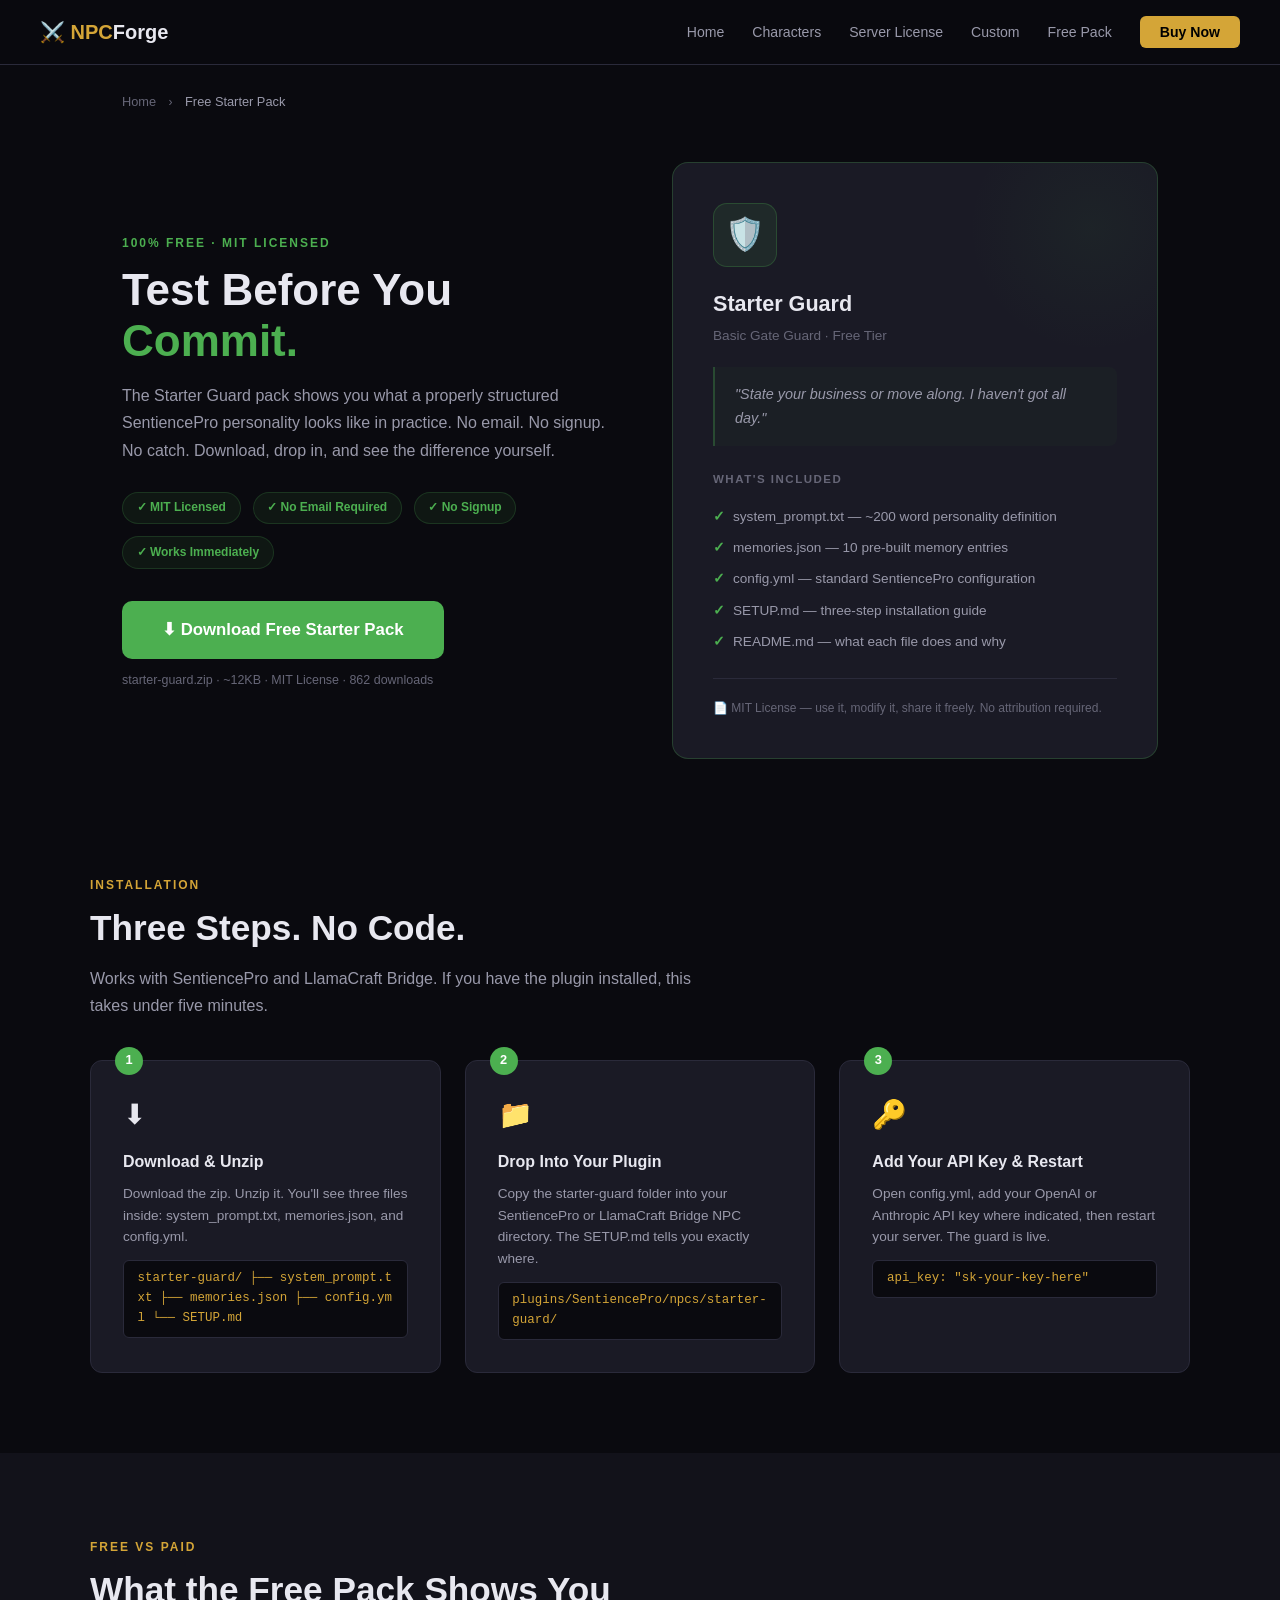
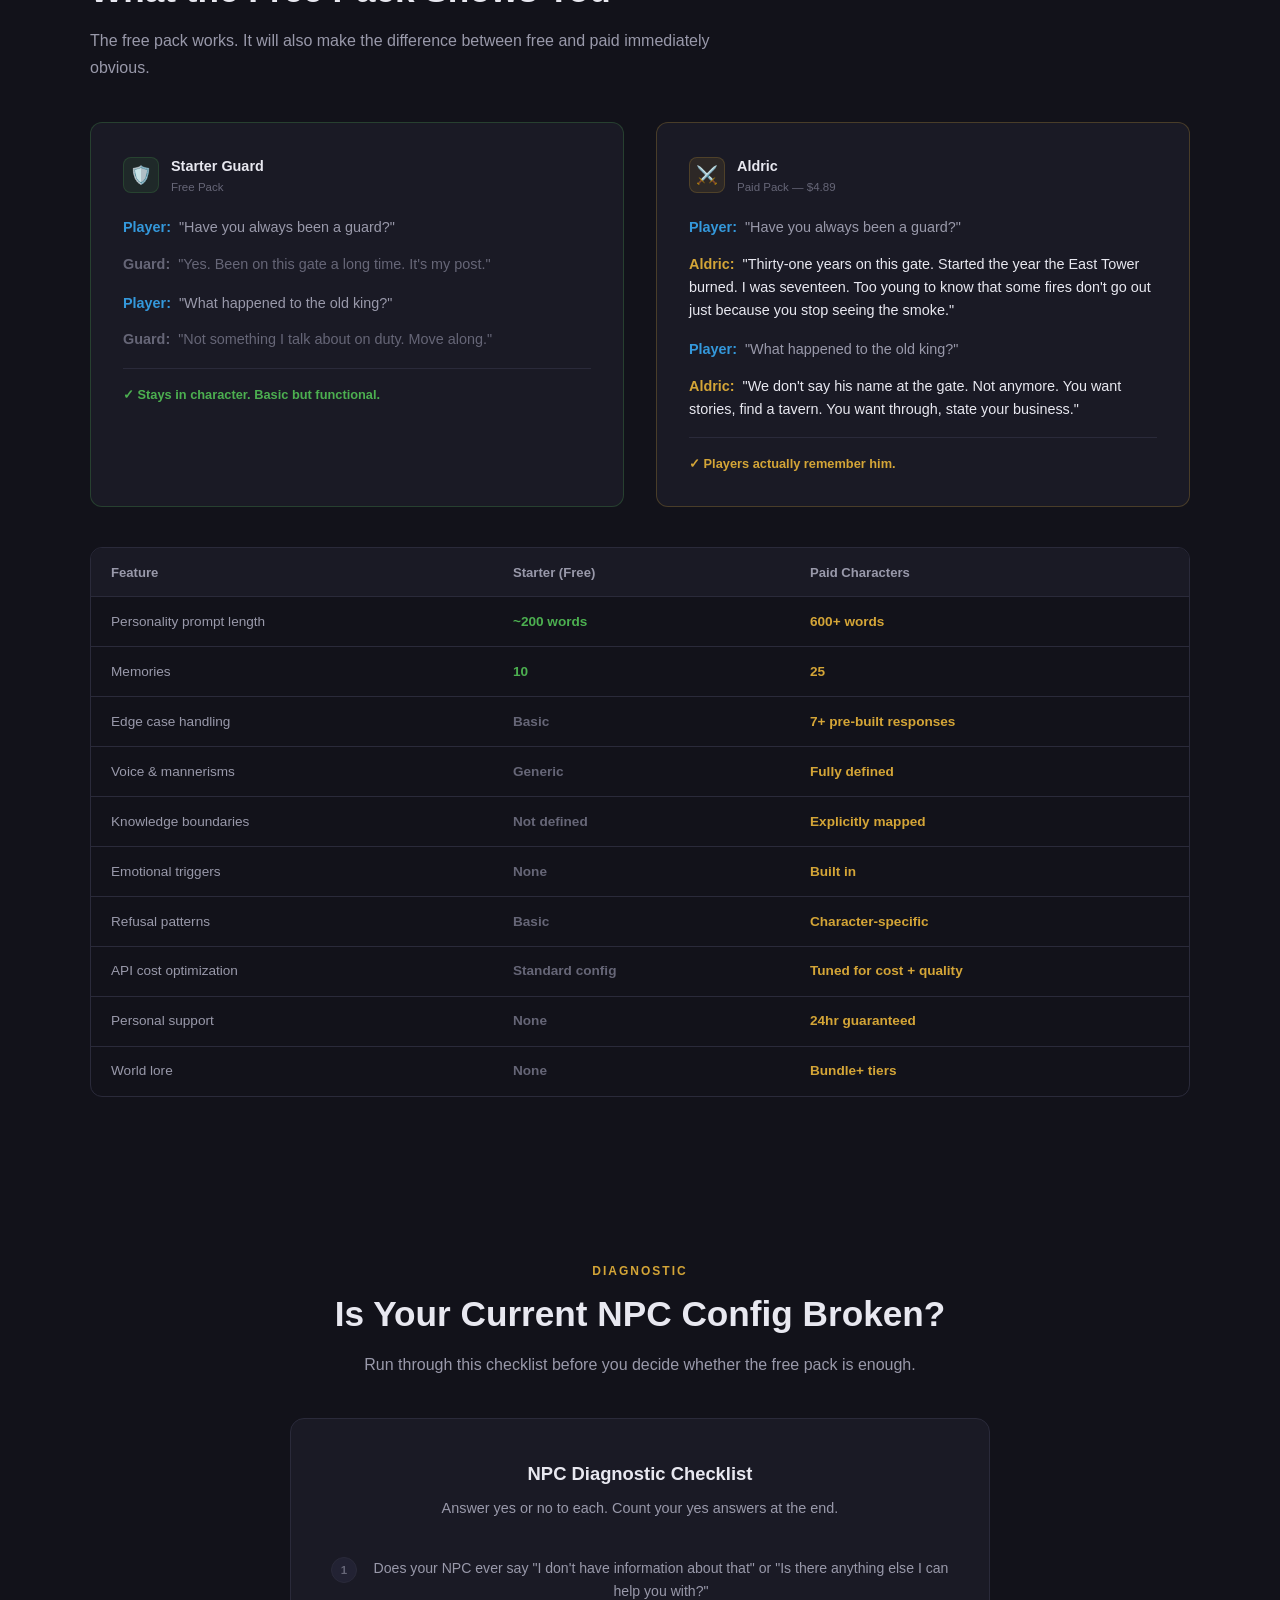
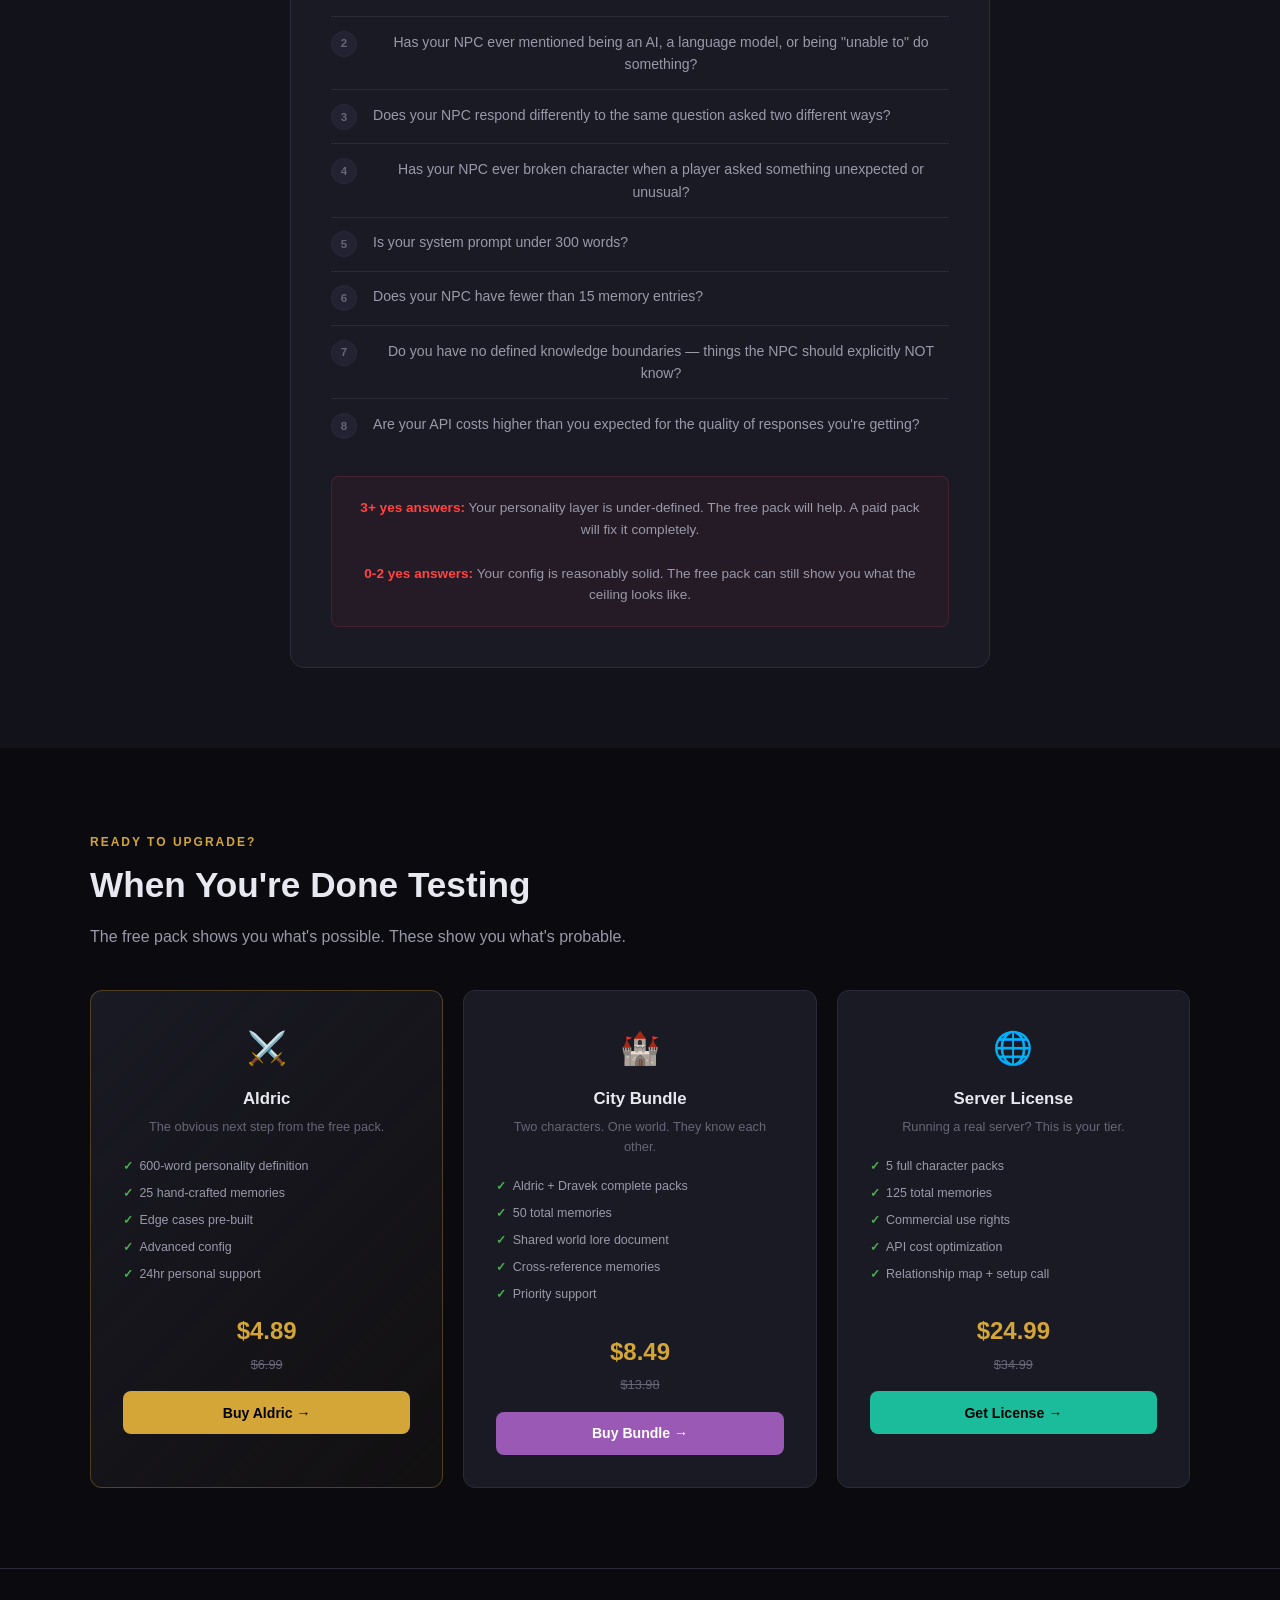
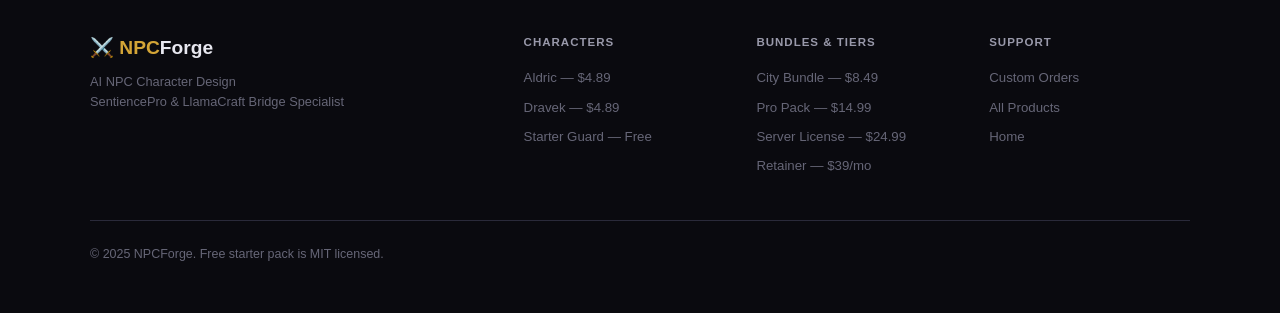
<file: free.html>
<!DOCTYPE html>
<html lang="en">
<head>
    <meta charset="UTF-8">
    <meta name="viewport" content="width=device-width, initial-scale=1.0">
    <title>Free Starter Pack — NPCForge</title>
    <meta name="description" content="Download the free NPCForge Starter Guard pack. MIT licensed. Works with SentiencePro and LlamaCraft Bridge. No email, no signup.">
    <meta property="og:title" content="Free AI NPC Starter Pack — NPCForge">
    <meta property="og:description" content="Download the free Starter Guard pack. Properly structured system prompt, 10 memories, optimized config. No email required.">
    <meta property="og:type" content="website">
    <meta property="og:url" content="https://npcforge.github.io/free.html">
    <link rel="canonical" href="https://npcforge.github.io/free.html">
    <style>
        :root {
            --gold: #D4A537;
            --gold-light: #F2D06B;
            --gold-dark: #B8860B;
            --bg-primary: #0A0A0F;
            --bg-secondary: #12121A;
            --bg-card: #1A1A25;
            --bg-card-hover: #222233;
            --text-primary: #E8E8F0;
            --text-secondary: #9999AA;
            --text-muted: #666677;
            --border: #2A2A3A;
            --green: #4CAF50;
            --green-light: #66BB6A;
            --red: #E74C3C;
            --blue: #3498DB;
            --urgent-red: #FF4444;
            --urgent-orange: #FF6B35;
            --purple: #9B59B6;
        }

        *, *::before, *::after { margin: 0; padding: 0; box-sizing: border-box; }
        html { scroll-behavior: smooth; }

        body {
            font-family: 'Segoe UI', -apple-system, BlinkMacSystemFont, sans-serif;
            background: var(--bg-primary);
            color: var(--text-primary);
            line-height: 1.6;
            overflow-x: hidden;
        }

        /* ── NAV ── */
        nav {
            position: fixed;
            top: 0; left: 0; right: 0;
            z-index: 1000;
            background: rgba(10,10,15,0.97);
            backdrop-filter: blur(12px);
            border-bottom: 1px solid var(--border);
            padding: 0 2rem;
        }

        .nav-inner {
            max-width: 1200px;
            margin: 0 auto;
            display: flex;
            justify-content: space-between;
            align-items: center;
            height: 64px;
        }

        .nav-logo {
            font-size: 1.25rem;
            font-weight: 700;
            color: var(--gold);
            text-decoration: none;
        }

        .nav-logo span { color: var(--text-primary); }

        .nav-links {
            display: flex;
            gap: 1.75rem;
            list-style: none;
            align-items: center;
        }

        .nav-links a {
            color: var(--text-secondary);
            text-decoration: none;
            font-size: 0.88rem;
            font-weight: 500;
            transition: color 0.2s;
        }

        .nav-links a:hover { color: var(--gold); }

        .nav-links .nav-cta {
            background: var(--gold);
            color: #000;
            padding: 0.5rem 1.25rem;
            border-radius: 6px;
            font-weight: 600;
        }

        .nav-links .nav-cta:hover { background: var(--gold-light); color: #000; }

        .nav-toggle {
            display: none;
            background: none;
            border: none;
            color: var(--text-primary);
            font-size: 1.5rem;
            cursor: pointer;
        }

        /* ── BREADCRUMB ── */
        .breadcrumb {
            max-width: 1100px;
            margin: 0 auto;
            padding: 5.5rem 2rem 0;
        }

        .breadcrumb a {
            color: var(--text-muted);
            text-decoration: none;
            font-size: 0.8rem;
            transition: color 0.2s;
        }

        .breadcrumb a:hover { color: var(--gold); }
        .breadcrumb .sep { color: var(--text-muted); margin: 0 0.5rem; font-size: 0.75rem; }
        .breadcrumb .current { color: var(--text-secondary); font-size: 0.8rem; }

        /* ── HERO ── */
        .free-hero {
            max-width: 1100px;
            margin: 0 auto;
            padding: 3rem 2rem 2rem;
            display: grid;
            grid-template-columns: 1fr 1fr;
            gap: 4rem;
            align-items: center;
        }

        .free-hero-left .section-label {
            display: inline-block;
            color: var(--green);
            font-size: 0.75rem;
            font-weight: 700;
            letter-spacing: 2px;
            text-transform: uppercase;
            margin-bottom: 0.75rem;
        }

        .free-hero-left h1 {
            font-size: clamp(2rem, 4vw, 2.75rem);
            font-weight: 800;
            line-height: 1.15;
            margin-bottom: 1rem;
        }

        .free-hero-left h1 .highlight { color: var(--green); }

        .free-hero-left .hero-sub {
            color: var(--text-secondary);
            font-size: 1rem;
            line-height: 1.7;
            margin-bottom: 1.75rem;
        }

        .free-badges {
            display: flex;
            gap: 0.75rem;
            flex-wrap: wrap;
            margin-bottom: 2rem;
        }

        .free-badge {
            display: inline-flex;
            align-items: center;
            gap: 0.4rem;
            background: rgba(76,175,80,0.08);
            border: 1px solid rgba(76,175,80,0.2);
            color: var(--green);
            font-size: 0.75rem;
            font-weight: 600;
            padding: 0.35rem 0.85rem;
            border-radius: 50px;
        }

        .download-btn {
            display: inline-flex;
            align-items: center;
            gap: 0.6rem;
            padding: 1rem 2.5rem;
            background: var(--green);
            color: #fff;
            border-radius: 10px;
            font-size: 1.05rem;
            font-weight: 700;
            text-decoration: none;
            transition: all 0.2s;
            margin-bottom: 0.75rem;
        }

        .download-btn:hover {
            background: var(--green-light);
            transform: translateY(-2px);
            box-shadow: 0 8px 30px rgba(76,175,80,0.25);
        }

        .download-meta {
            font-size: 0.78rem;
            color: var(--text-muted);
        }

        /* ── PACK CARD ── */
        .free-pack-card {
            background: var(--bg-card);
            border: 1px solid rgba(76,175,80,0.25);
            border-radius: 16px;
            padding: 2.5rem;
            position: relative;
            overflow: hidden;
        }

        .free-pack-card::before {
            content: '';
            position: absolute;
            top: -60px; right: -60px;
            width: 250px; height: 250px;
            background: radial-gradient(circle, rgba(76,175,80,0.06) 0%, transparent 70%);
            pointer-events: none;
        }

        .pack-avatar {
            width: 64px; height: 64px;
            border-radius: 14px;
            background: rgba(76,175,80,0.1);
            border: 1px solid rgba(76,175,80,0.25);
            display: flex; align-items: center; justify-content: center;
            font-size: 2rem;
            margin-bottom: 1.25rem;
        }

        .pack-name {
            font-size: 1.35rem;
            font-weight: 800;
            margin-bottom: 0.25rem;
        }

        .pack-role {
            color: var(--text-muted);
            font-size: 0.85rem;
            margin-bottom: 1.25rem;
        }

        .pack-quote {
            color: var(--text-secondary);
            font-style: italic;
            font-size: 0.9rem;
            line-height: 1.65;
            padding: 1rem 1.25rem;
            border-left: 2px solid rgba(76,175,80,0.3);
            background: rgba(76,175,80,0.03);
            border-radius: 0 8px 8px 0;
            margin-bottom: 1.5rem;
        }

        .pack-includes h4 {
            font-size: 0.72rem;
            font-weight: 700;
            letter-spacing: 1.5px;
            text-transform: uppercase;
            color: var(--text-muted);
            margin-bottom: 0.75rem;
        }

        .pack-includes ul {
            list-style: none;
        }

        .pack-includes li {
            font-size: 0.85rem;
            color: var(--text-secondary);
            padding: 0.3rem 0;
            display: flex;
            align-items: flex-start;
            gap: 0.5rem;
        }

        .pack-includes li::before {
            content: '✓';
            color: var(--green);
            font-weight: 700;
            flex-shrink: 0;
        }

        .pack-license {
            margin-top: 1.25rem;
            padding-top: 1.25rem;
            border-top: 1px solid var(--border);
            font-size: 0.75rem;
            color: var(--text-muted);
            display: flex;
            align-items: center;
            gap: 0.5rem;
        }

        /* ── SECTIONS ── */
        .section { padding: 5rem 2rem; }
        .section-inner { max-width: 1100px; margin: 0 auto; }

        .section-label {
            display: inline-block;
            color: var(--gold);
            font-size: 0.75rem;
            font-weight: 700;
            letter-spacing: 2px;
            text-transform: uppercase;
            margin-bottom: 0.75rem;
        }

        .section-title {
            font-size: clamp(1.5rem, 3vw, 2.2rem);
            font-weight: 700;
            margin-bottom: 1rem;
            line-height: 1.2;
        }

        .section-desc {
            color: var(--text-secondary);
            font-size: 1rem;
            max-width: 620px;
            margin-bottom: 2.5rem;
            line-height: 1.7;
        }

        /* ── INSTALL STEPS ── */
        .steps-grid {
            display: grid;
            grid-template-columns: repeat(3, 1fr);
            gap: 1.5rem;
        }

        .step-card {
            background: var(--bg-card);
            border: 1px solid var(--border);
            border-radius: 12px;
            padding: 2rem;
            position: relative;
            transition: border-color 0.2s;
        }

        .step-card:hover { border-color: rgba(76,175,80,0.3); }

        .step-number {
            position: absolute;
            top: -14px; left: 1.5rem;
            background: var(--green);
            color: #fff;
            width: 28px; height: 28px;
            border-radius: 50%;
            display: flex; align-items: center; justify-content: center;
            font-size: 0.8rem;
            font-weight: 800;
        }

        .step-icon { font-size: 1.75rem; margin-bottom: 0.75rem; }
        .step-card h3 { font-size: 1rem; font-weight: 700; margin-bottom: 0.5rem; }
        .step-card p { color: var(--text-secondary); font-size: 0.85rem; line-height: 1.6; }

        .step-code {
            background: var(--bg-primary);
            border: 1px solid var(--border);
            border-radius: 6px;
            padding: 0.5rem 0.85rem;
            font-family: 'Consolas', 'Monaco', monospace;
            font-size: 0.78rem;
            color: var(--gold);
            margin-top: 0.75rem;
            word-break: break-all;
        }

        /* ── COMPARISON ── */
        .comparison-section { background: var(--bg-secondary); }

        .compare-grid {
            display: grid;
            grid-template-columns: 1fr 1fr;
            gap: 2rem;
        }

        .compare-card {
            background: var(--bg-card);
            border: 1px solid var(--border);
            border-radius: 12px;
            padding: 2rem;
        }

        .compare-card.free-card { border-color: rgba(76,175,80,0.25); }
        .compare-card.paid-card { border-color: rgba(212,165,55,0.25); }

        .compare-head {
            display: flex;
            align-items: center;
            gap: 0.75rem;
            margin-bottom: 1.25rem;
        }

        .compare-icon {
            width: 36px; height: 36px;
            border-radius: 8px;
            display: flex; align-items: center; justify-content: center;
            font-size: 1.1rem;
        }

        .free-card .compare-icon {
            background: rgba(76,175,80,0.1);
            border: 1px solid rgba(76,175,80,0.2);
        }

        .paid-card .compare-icon {
            background: rgba(212,165,55,0.1);
            border: 1px solid rgba(212,165,55,0.2);
        }

        .compare-head .compare-title { font-size: 0.9rem; font-weight: 700; }
        .compare-head .compare-sub { font-size: 0.72rem; color: var(--text-muted); }

        .chat-line { margin-bottom: 0.85rem; font-size: 0.9rem; line-height: 1.6; }
        .speaker { font-weight: 700; margin-right: 0.25rem; }
        .speaker.player { color: var(--blue); }
        .speaker.npc-generic { color: var(--text-muted); }
        .speaker.npc-paid { color: var(--gold); }
        .dialogue-generic { color: var(--text-muted); }
        .dialogue-paid { color: var(--text-primary); }

        .compare-verdict {
            margin-top: 1rem;
            padding-top: 1rem;
            border-top: 1px solid var(--border);
            font-size: 0.8rem;
            font-weight: 600;
        }

        .free-card .compare-verdict { color: var(--green); }
        .paid-card .compare-verdict { color: var(--gold); }

        /* ── DIFFERENCE TABLE ── */
        .diff-table-wrap {
            overflow-x: auto;
            border-radius: 12px;
            border: 1px solid var(--border);
            margin-top: 2.5rem;
        }

        .diff-table {
            width: 100%;
            border-collapse: collapse;
            min-width: 500px;
        }

        .diff-table th,
        .diff-table td {
            padding: 0.85rem 1.25rem;
            text-align: left;
            border-bottom: 1px solid var(--border);
            font-size: 0.85rem;
        }

        .diff-table th {
            background: var(--bg-card);
            font-weight: 700;
            font-size: 0.82rem;
            color: var(--text-secondary);
        }

        .diff-table td:first-child { color: var(--text-secondary); font-weight: 500; }
        .diff-table td:nth-child(2) { color: var(--green); font-weight: 600; }
        .diff-table td:nth-child(3) { color: var(--gold); font-weight: 600; }
        .diff-table tr:last-child td { border-bottom: none; }
        .diff-table .muted { color: var(--text-muted) !important; }

        /* ── UPGRADE CTA ── */
        .upgrade-section { background: var(--bg-primary); }

        .upgrade-grid {
            display: grid;
            grid-template-columns: repeat(3, 1fr);
            gap: 1.25rem;
        }

        .upgrade-card {
            background: var(--bg-card);
            border: 1px solid var(--border);
            border-radius: 12px;
            padding: 2rem;
            text-align: center;
            transition: border-color 0.2s, transform 0.2s;
        }

        .upgrade-card:hover {
            border-color: rgba(212,165,55,0.3);
            transform: translateY(-3px);
        }

        .upgrade-card.featured-upgrade {
            border-color: rgba(212,165,55,0.3);
            background: linear-gradient(135deg, var(--bg-card) 0%, rgba(212,165,55,0.04) 100%);
        }

        .upgrade-icon { font-size: 2rem; margin-bottom: 0.75rem; }
        .upgrade-name { font-size: 1.05rem; font-weight: 700; margin-bottom: 0.25rem; }
        .upgrade-tagline { font-size: 0.8rem; color: var(--text-muted); margin-bottom: 1rem; }

        .upgrade-features {
            list-style: none;
            text-align: left;
            margin-bottom: 1.5rem;
        }

        .upgrade-features li {
            font-size: 0.78rem;
            color: var(--text-secondary);
            padding: 0.22rem 0;
            display: flex;
            gap: 0.4rem;
        }

        .upgrade-features li::before {
            content: '✓';
            color: var(--green);
            font-weight: 700;
            flex-shrink: 0;
        }

        .upgrade-price {
            font-size: 1.5rem;
            font-weight: 800;
            color: var(--gold);
            margin-bottom: 0.25rem;
        }

        .upgrade-original {
            font-size: 0.8rem;
            color: var(--text-muted);
            text-decoration: line-through;
            margin-bottom: 1rem;
        }

        .upgrade-btn {
            display: block;
            padding: 0.65rem 1.5rem;
            background: var(--gold);
            color: #000;
            border-radius: 8px;
            font-size: 0.88rem;
            font-weight: 700;
            text-decoration: none;
            transition: all 0.2s;
        }

        .upgrade-btn:hover { background: var(--gold-light); transform: translateY(-1px); }

        .upgrade-btn.purple-btn { background: var(--purple); color: #fff; }
        .upgrade-btn.purple-btn:hover { background: #a96bc4; }

        .upgrade-btn.teal-btn { background: #1ABC9C; color: #000; }
        .upgrade-btn.teal-btn:hover { background: #2EE0BA; }

        /* ── DIAGNOSTIC ── */
        .diagnostic-section { background: var(--bg-secondary); }

        .diagnostic-card {
            background: var(--bg-card);
            border: 1px solid var(--border);
            border-radius: 14px;
            padding: 2.5rem;
            max-width: 700px;
            margin: 0 auto;
        }

        .diagnostic-card h3 {
            font-size: 1.15rem;
            font-weight: 700;
            margin-bottom: 0.5rem;
        }

        .diagnostic-card .diag-sub {
            color: var(--text-secondary);
            font-size: 0.9rem;
            margin-bottom: 1.5rem;
            line-height: 1.6;
        }

        .diag-list {
            list-style: none;
            counter-reset: diag;
        }

        .diag-list li {
            counter-increment: diag;
            display: flex;
            align-items: flex-start;
            gap: 1rem;
            padding: 0.85rem 0;
            border-bottom: 1px solid var(--border);
            font-size: 0.88rem;
            color: var(--text-secondary);
        }

        .diag-list li:last-child { border-bottom: none; }

        .diag-num {
            background: var(--bg-card-hover);
            border: 1px solid var(--border);
            color: var(--text-muted);
            width: 26px; height: 26px;
            border-radius: 50%;
            display: flex; align-items: center; justify-content: center;
            font-size: 0.72rem;
            font-weight: 700;
            flex-shrink: 0;
        }

        .diag-yes { color: var(--red); font-weight: 600; }

        .diag-result {
            margin-top: 1.5rem;
            padding: 1.25rem;
            background: rgba(255,68,68,0.05);
            border: 1px solid rgba(255,68,68,0.15);
            border-radius: 8px;
            font-size: 0.85rem;
            color: var(--text-secondary);
            line-height: 1.6;
        }

        .diag-result strong { color: var(--urgent-red); }

        /* ── FOOTER ── */
        footer {
            padding: 4rem 2rem 3rem;
            border-top: 1px solid var(--border);
        }

        .footer-inner { max-width: 1100px; margin: 0 auto; }

        .footer-grid {
            display: grid;
            grid-template-columns: 2fr 1fr 1fr 1fr;
            gap: 2rem;
            margin-bottom: 2.5rem;
        }

        .footer-brand .footer-logo {
            font-size: 1.2rem; font-weight: 700; color: var(--gold); margin-bottom: 0.5rem;
        }

        .footer-brand .footer-logo span { color: var(--text-primary); }
        .footer-brand p { font-size: 0.8rem; color: var(--text-muted); line-height: 1.6; margin-bottom: 0.5rem; }

        .footer-col h4 {
            font-size: 0.72rem; font-weight: 700; letter-spacing: 1px;
            text-transform: uppercase; color: var(--text-secondary); margin-bottom: 0.75rem;
        }

        .footer-col a {
            display: block; color: var(--text-muted); text-decoration: none;
            font-size: 0.83rem; padding: 0.25rem 0; transition: color 0.2s;
        }

        .footer-col a:hover { color: var(--gold); }

        .footer-bottom {
            border-top: 1px solid var(--border);
            padding-top: 1.5rem;
            display: flex;
            justify-content: space-between;
            align-items: center;
        }

        .footer-copy { color: var(--text-muted); font-size: 0.78rem; }

        /* ── RESPONSIVE ── */
        @media (max-width: 900px) {
            .free-hero { grid-template-columns: 1fr; gap: 2.5rem; }
            .compare-grid { grid-template-columns: 1fr; }
            .steps-grid { grid-template-columns: 1fr 1fr; }
            .upgrade-grid { grid-template-columns: 1fr; }
            .footer-grid { grid-template-columns: 1fr 1fr; }
        }

        @media (max-width: 650px) {
            .nav-links {
                display: none; position: absolute; top: 64px; left: 0; right: 0;
                background: rgba(10,10,15,0.98); flex-direction: column;
                padding: 1.5rem 2rem; gap: 1rem; border-bottom: 1px solid var(--border);
            }
            .nav-links.open { display: flex; }
            .nav-toggle { display: block; }
            .steps-grid { grid-template-columns: 1fr; }
            .footer-grid { grid-template-columns: 1fr; }
            .footer-bottom { flex-direction: column; gap: 0.75rem; text-align: center; }
            .download-btn { width: 100%; justify-content: center; }
        }
    </style>
</head>
<body>

<!-- ── NAV ── -->
<nav id="mainNav">
    <div class="nav-inner">
        <a href="index.html" class="nav-logo">⚔️ NPC<span>Forge</span></a>
        <button class="nav-toggle" onclick="document.querySelector('.nav-links').classList.toggle('open')" aria-label="Menu">☰</button>
        <ul class="nav-links">
            <li><a href="index.html">Home</a></li>
            <li><a href="store.html">Characters</a></li>
            <li><a href="license.html">Server License</a></li>
            <li><a href="custom.html">Custom</a></li>
            <li><a href="free.html">Free Pack</a></li>
            <li><a href="store.html" class="nav-cta">Buy Now</a></li>
        </ul>
    </div>
</nav>

<!-- ── BREADCRUMB ── -->
<div class="breadcrumb">
    <a href="index.html">Home</a>
    <span class="sep">›</span>
    <span class="current">Free Starter Pack</span>
</div>

<!-- ── HERO ── -->
<div class="free-hero">

    <div class="free-hero-left">
        <div class="section-label">100% Free · MIT Licensed</div>
        <h1>Test Before You<br><span class="highlight">Commit.</span></h1>
        <p class="hero-sub">
            The Starter Guard pack shows you what a properly structured SentiencePro personality looks like in practice. No email. No signup. No catch. Download, drop in, and see the difference yourself.
        </p>

        <div class="free-badges">
            <span class="free-badge">✓ MIT Licensed</span>
            <span class="free-badge">✓ No Email Required</span>
            <span class="free-badge">✓ No Signup</span>
            <span class="free-badge">✓ Works Immediately</span>
        </div>

        <a href="https://github.com/npcforge/starter-guard/archive/refs/heads/main.zip"
           class="download-btn" id="downloadBtn">
            ⬇ Download Free Starter Pack
        </a>
        <div class="download-meta">
            starter-guard.zip · ~12KB · MIT License · <span id="dlCount">847</span> downloads
        </div>
    </div>

    <div class="free-pack-card">
        <div class="pack-avatar">🛡️</div>
        <div class="pack-name">Starter Guard</div>
        <div class="pack-role">Basic Gate Guard · Free Tier</div>
        <div class="pack-quote">
            "State your business or move along. I haven't got all day."
        </div>
        <div class="pack-includes">
            <h4>What's Included</h4>
            <ul>
                <li>system_prompt.txt — ~200 word personality definition</li>
                <li>memories.json — 10 pre-built memory entries</li>
                <li>config.yml — standard SentiencePro configuration</li>
                <li>SETUP.md — three-step installation guide</li>
                <li>README.md — what each file does and why</li>
            </ul>
        </div>
        <div class="pack-license">
            📄 MIT License — use it, modify it, share it freely.
            No attribution required.
        </div>
    </div>

</div>

<!-- ── INSTALL STEPS ── -->
<section class="section">
    <div class="section-inner">
        <div class="section-label">Installation</div>
        <h2 class="section-title">Three Steps. No Code.</h2>
        <p class="section-desc">Works with SentiencePro and LlamaCraft Bridge. If you have the plugin installed, this takes under five minutes.</p>

        <div class="steps-grid">
            <div class="step-card">
                <div class="step-number">1</div>
                <div class="step-icon">⬇</div>
                <h3>Download & Unzip</h3>
                <p>Download the zip. Unzip it. You'll see three files inside: system_prompt.txt, memories.json, and config.yml.</p>
                <div class="step-code">starter-guard/ ├── system_prompt.txt ├── memories.json ├── config.yml └── SETUP.md</div>
            </div>
            <div class="step-card">
                <div class="step-number">2</div>
                <div class="step-icon">📁</div>
                <h3>Drop Into Your Plugin</h3>
                <p>Copy the starter-guard folder into your SentiencePro or LlamaCraft Bridge NPC directory. The SETUP.md tells you exactly where.</p>
                <div class="step-code">plugins/SentiencePro/npcs/starter-guard/</div>
            </div>
            <div class="step-card">
                <div class="step-number">3</div>
                <div class="step-icon">🔑</div>
                <h3>Add Your API Key & Restart</h3>
                <p>Open config.yml, add your OpenAI or Anthropic API key where indicated, then restart your server. The guard is live.</p>
                <div class="step-code">api_key: "sk-your-key-here"</div>
            </div>
        </div>
    </div>
</section>

<!-- ── COMPARISON ── -->
<section class="section comparison-section">
    <div class="section-inner">
        <div class="section-label">Free vs Paid</div>
        <h2 class="section-title">What the Free Pack Shows You</h2>
        <p class="section-desc">The free pack works. It will also make the difference between free and paid immediately obvious.</p>

        <div class="compare-grid">
            <div class="compare-card free-card">
                <div class="compare-head">
                    <div class="compare-icon">🛡️</div>
                    <div>
                        <div class="compare-title">Starter Guard</div>
                        <div class="compare-sub">Free Pack</div>
                    </div>
                </div>
                <div class="chat-line">
                    <span class="speaker player">Player:</span>
                    <span style="color:var(--text-secondary);">"Have you always been a guard?"</span>
                </div>
                <div class="chat-line">
                    <span class="speaker npc-generic">Guard:</span>
                    <span class="dialogue-generic">"Yes. Been on this gate a long time. It's my post."</span>
                </div>
                <div class="chat-line" style="margin-top:1rem;">
                    <span class="speaker player">Player:</span>
                    <span style="color:var(--text-secondary);">"What happened to the old king?"</span>
                </div>
                <div class="chat-line">
                    <span class="speaker npc-generic">Guard:</span>
                    <span class="dialogue-generic">"Not something I talk about on duty. Move along."</span>
                </div>
                <div class="compare-verdict">✓ Stays in character. Basic but functional.</div>
            </div>

            <div class="compare-card paid-card">
                <div class="compare-head">
                    <div class="compare-icon">⚔️</div>
                    <div>
                        <div class="compare-title">Aldric</div>
                        <div class="compare-sub">Paid Pack — $4.89</div>
                    </div>
                </div>
                <div class="chat-line">
                    <span class="speaker player">Player:</span>
                    <span style="color:var(--text-secondary);">"Have you always been a guard?"</span>
                </div>
                <div class="chat-line">
                    <span class="speaker npc-paid">Aldric:</span>
                    <span class="dialogue-paid">"Thirty-one years on this gate. Started the year the East Tower burned. I was seventeen. Too young to know that some fires don't go out just because you stop seeing the smoke."</span>
                </div>
                <div class="chat-line" style="margin-top:1rem;">
                    <span class="speaker player">Player:</span>
                    <span style="color:var(--text-secondary);">"What happened to the old king?"</span>
                </div>
                <div class="chat-line">
                    <span class="speaker npc-paid">Aldric:</span>
                    <span class="dialogue-paid">"We don't say his name at the gate. Not anymore. You want stories, find a tavern. You want through, state your business."</span>
                </div>
                <div class="compare-verdict">✓ Players actually remember him.</div>
            </div>
        </div>

        <div class="diff-table-wrap">
            <table class="diff-table">
                <thead>
                    <tr>
                        <th>Feature</th>
                        <th>Starter (Free)</th>
                        <th>Paid Characters</th>
                    </tr>
                </thead>
                <tbody>
                    <tr>
                        <td>Personality prompt length</td>
                        <td>~200 words</td>
                        <td>600+ words</td>
                    </tr>
                    <tr>
                        <td>Memories</td>
                        <td>10</td>
                        <td>25</td>
                    </tr>
                    <tr>
                        <td>Edge case handling</td>
                        <td class="muted">Basic</td>
                        <td>7+ pre-built responses</td>
                    </tr>
                    <tr>
                        <td>Voice & mannerisms</td>
                        <td class="muted">Generic</td>
                        <td>Fully defined</td>
                    </tr>
                    <tr>
                        <td>Knowledge boundaries</td>
                        <td class="muted">Not defined</td>
                        <td>Explicitly mapped</td>
                    </tr>
                    <tr>
                        <td>Emotional triggers</td>
                        <td class="muted">None</td>
                        <td>Built in</td>
                    </tr>
                    <tr>
                        <td>Refusal patterns</td>
                        <td class="muted">Basic</td>
                        <td>Character-specific</td>
                    </tr>
                    <tr>
                        <td>API cost optimization</td>
                        <td class="muted">Standard config</td>
                        <td>Tuned for cost + quality</td>
                    </tr>
                    <tr>
                        <td>Personal support</td>
                        <td class="muted">None</td>
                        <td>24hr guaranteed</td>
                    </tr>
                    <tr>
                        <td>World lore</td>
                        <td class="muted">None</td>
                        <td>Bundle+ tiers</td>
                    </tr>
                </tbody>
            </table>
        </div>
    </div>
</section>

<!-- ── DIAGNOSTIC ── -->
<section class="section diagnostic-section">
    <div class="section-inner" style="text-align:center;">
        <div class="section-label">Diagnostic</div>
        <h2 class="section-title">Is Your Current NPC Config Broken?</h2>
        <p class="section-desc" style="margin:0 auto 2.5rem;">Run through this checklist before you decide whether the free pack is enough.</p>

        <div class="diagnostic-card">
            <h3>NPC Diagnostic Checklist</h3>
            <div class="diag-sub">Answer yes or no to each. Count your yes answers at the end.</div>

            <ul class="diag-list">
                <li>
                    <span class="diag-num">1</span>
                    <span>Does your NPC ever say "I don't have information about that" or "Is there anything else I can help you with?"</span>
                </li>
                <li>
                    <span class="diag-num">2</span>
                    <span>Has your NPC ever mentioned being an AI, a language model, or being "unable to" do something?</span>
                </li>
                <li>
                    <span class="diag-num">3</span>
                    <span>Does your NPC respond differently to the same question asked two different ways?</span>
                </li>
                <li>
                    <span class="diag-num">4</span>
                    <span>Has your NPC ever broken character when a player asked something unexpected or unusual?</span>
                </li>
                <li>
                    <span class="diag-num">5</span>
                    <span>Is your system prompt under 300 words?</span>
                </li>
                <li>
                    <span class="diag-num">6</span>
                    <span>Does your NPC have fewer than 15 memory entries?</span>
                </li>
                <li>
                    <span class="diag-num">7</span>
                    <span>Do you have no defined knowledge boundaries — things the NPC should explicitly NOT know?</span>
                </li>
                <li>
                    <span class="diag-num">8</span>
                    <span>Are your API costs higher than you expected for the quality of responses you're getting?</span>
                </li>
            </ul>

            <div class="diag-result">
                <strong>3+ yes answers:</strong> Your personality layer is under-defined. The free pack will help. A paid pack will fix it completely.
                <br><br>
                <strong>0-2 yes answers:</strong> Your config is reasonably solid. The free pack can still show you what the ceiling looks like.
            </div>
        </div>
    </div>
</section>

<!-- ── UPGRADE CTA ── -->
<section class="section upgrade-section">
    <div class="section-inner">
        <div class="section-label">Ready to Upgrade?</div>
        <h2 class="section-title">When You're Done Testing</h2>
        <p class="section-desc">The free pack shows you what's possible. These show you what's probable.</p>

        <div class="upgrade-grid">
            <div class="upgrade-card featured-upgrade">
                <div class="upgrade-icon">⚔️</div>
                <div class="upgrade-name">Aldric</div>
                <div class="upgrade-tagline">The obvious next step from the free pack.</div>
                <ul class="upgrade-features">
                    <li>600-word personality definition</li>
                    <li>25 hand-crafted memories</li>
                    <li>Edge cases pre-built</li>
                    <li>Advanced config</li>
                    <li>24hr personal support</li>
                </ul>
                <div class="upgrade-price">$4.89</div>
                <div class="upgrade-original">$6.99</div>
                <a href="pay-aldric.html" class="upgrade-btn">Buy Aldric →</a>
            </div>

            <div class="upgrade-card">
                <div class="upgrade-icon">🏰</div>
                <div class="upgrade-name">City Bundle</div>
                <div class="upgrade-tagline">Two characters. One world. They know each other.</div>
                <ul class="upgrade-features">
                    <li>Aldric + Dravek complete packs</li>
                    <li>50 total memories</li>
                    <li>Shared world lore document</li>
                    <li>Cross-reference memories</li>
                    <li>Priority support</li>
                </ul>
                <div class="upgrade-price">$8.49</div>
                <div class="upgrade-original">$13.98</div>
                <a href="pay-city-bundle.html" class="upgrade-btn purple-btn">Buy Bundle →</a>
            </div>

            <div class="upgrade-card">
                <div class="upgrade-icon">🌐</div>
                <div class="upgrade-name">Server License</div>
                <div class="upgrade-tagline">Running a real server? This is your tier.</div>
                <ul class="upgrade-features">
                    <li>5 full character packs</li>
                    <li>125 total memories</li>
                    <li>Commercial use rights</li>
                    <li>API cost optimization</li>
                    <li>Relationship map + setup call</li>
                </ul>
                <div class="upgrade-price">$24.99</div>
                <div class="upgrade-original">$34.99</div>
                <a href="pay-server-license.html" class="upgrade-btn teal-btn">Get License →</a>
            </div>
        </div>
    </div>
</section>

<!-- ── FOOTER ── -->
<footer>
    <div class="footer-inner">
        <div class="footer-grid">
            <div class="footer-brand">
                <div class="footer-logo">⚔️ NPC<span>Forge</span></div>
                <p>AI NPC Character Design<br>SentiencePro &amp; LlamaCraft Bridge Specialist</p>
            </div>
            <div class="footer-col">
                <h4>Characters</h4>
                <a href="pay-aldric.html">Aldric — $4.89</a>
                <a href="pay-dravek.html">Dravek — $4.89</a>
                <a href="free.html">Starter Guard — Free</a>
            </div>
            <div class="footer-col">
                <h4>Bundles & Tiers</h4>
                <a href="pay-city-bundle.html">City Bundle — $8.49</a>
                <a href="pay-pro-bundle.html">Pro Pack — $14.99</a>
                <a href="pay-server-license.html">Server License — $24.99</a>
                <a href="pay-retainer.html">Retainer — $39/mo</a>
            </div>
            <div class="footer-col">
                <h4>Support</h4>
                <a href="custom.html">Custom Orders</a>
                <a href="store.html">All Products</a>
                <a href="index.html">Home</a>
            </div>
        </div>
        <div class="footer-bottom">
            <span class="footer-copy">© 2025 NPCForge. Free starter pack is MIT licensed.</span>
        </div>
    </div>
</footer>

<script>
(function () {
    'use strict';

    /* ─── DOWNLOAD COUNTER (cosmetic) ─── */
    var base = 847;
    var stored = localStorage.getItem('npcforge_dlcount');
    if (!stored) {
        var count = base + Math.floor(Math.random() * 50);
        localStorage.setItem('npcforge_dlcount', count.toString());
        stored = count.toString();
    }
    var el = document.getElementById('dlCount');
    if (el) el.textContent = parseInt(stored, 10).toLocaleString();

    /* ─── INCREMENT ON DOWNLOAD CLICK ─── */
    var btn = document.getElementById('downloadBtn');
    if (btn) {
        btn.addEventListener('click', function () {
            var c = parseInt(localStorage.getItem('npcforge_dlcount') || base, 10) + 1;
            localStorage.setItem('npcforge_dlcount', c.toString());
            if (el) el.textContent = c.toLocaleString();
        });
    }

    /* ─── MOBILE NAV ─── */
    document.addEventListener('click', function (e) {
        var nav = document.querySelector('.nav-links');
        var tog = document.querySelector('.nav-toggle');
        if (nav && nav.classList.contains('open') && !nav.contains(e.target) && !tog.contains(e.target)) {
            nav.classList.remove('open');
        }
    });

})();
</script>

</body>
</html>
</file>
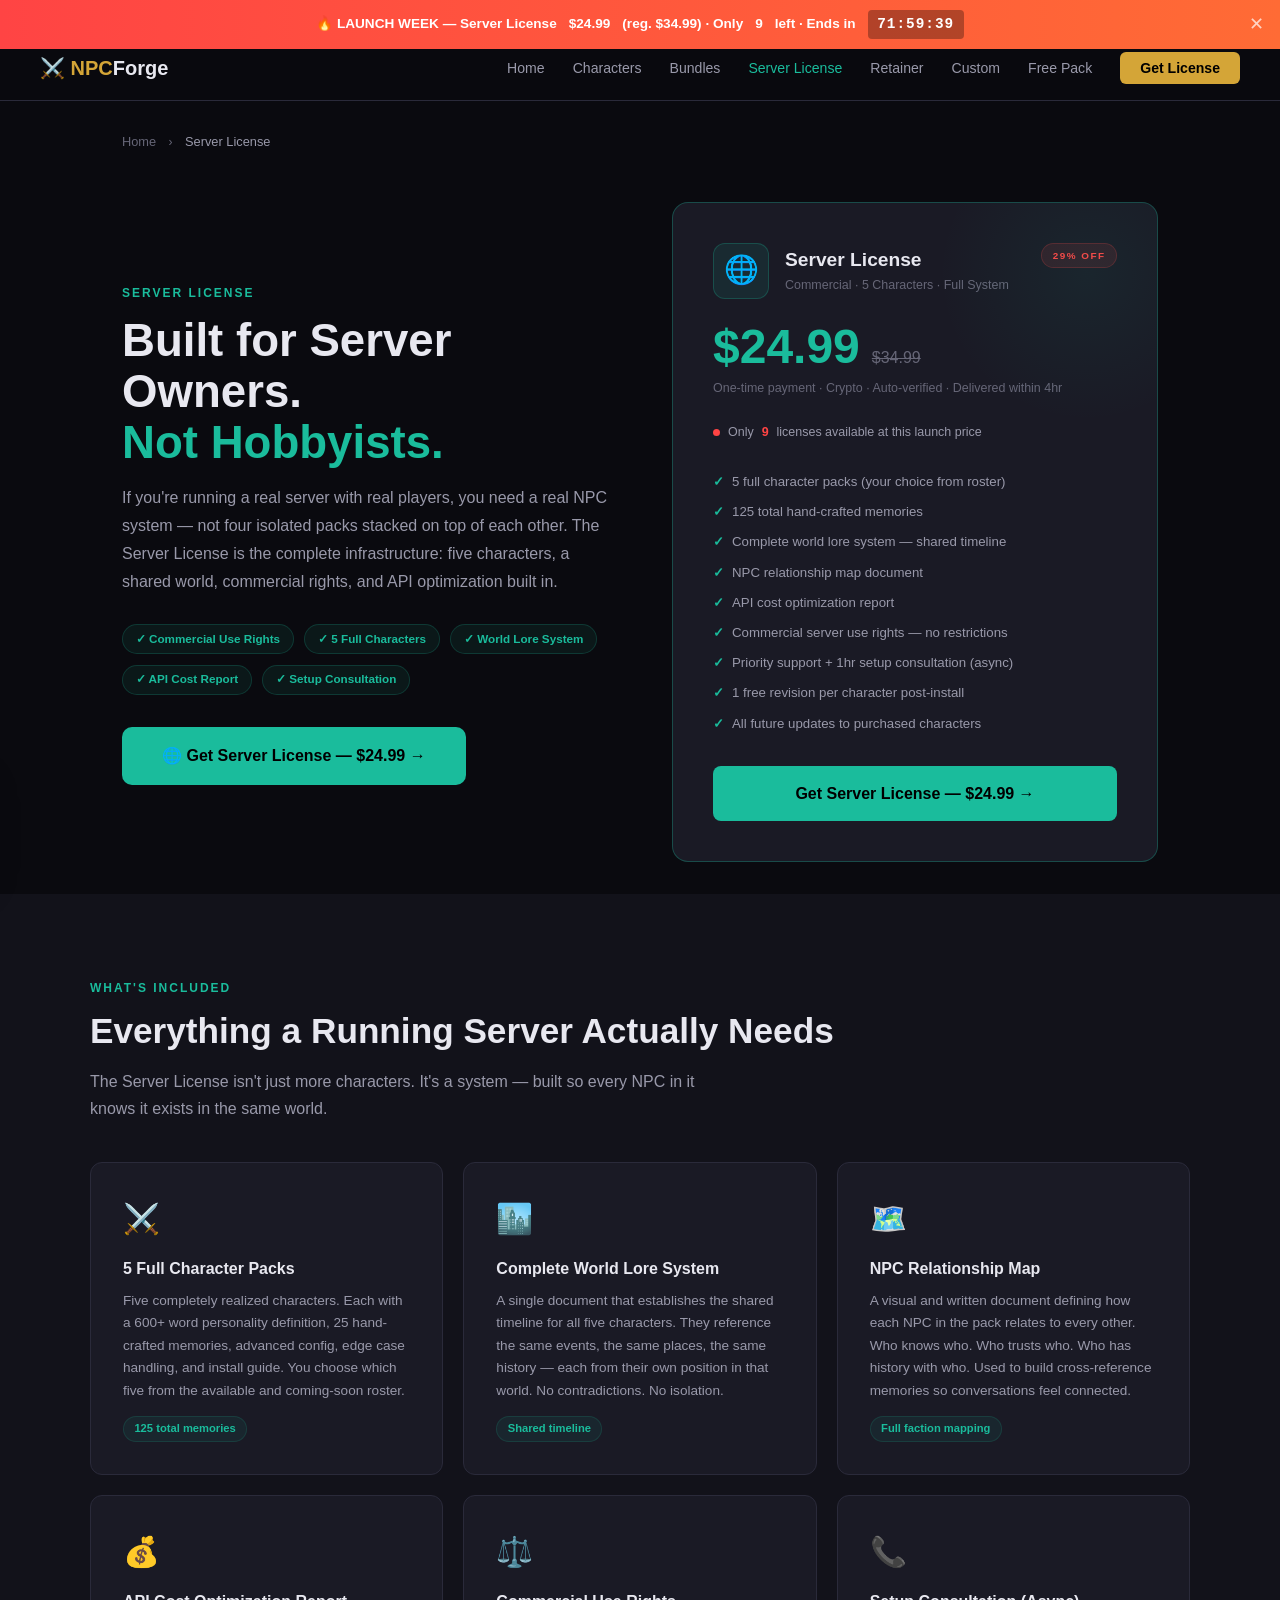
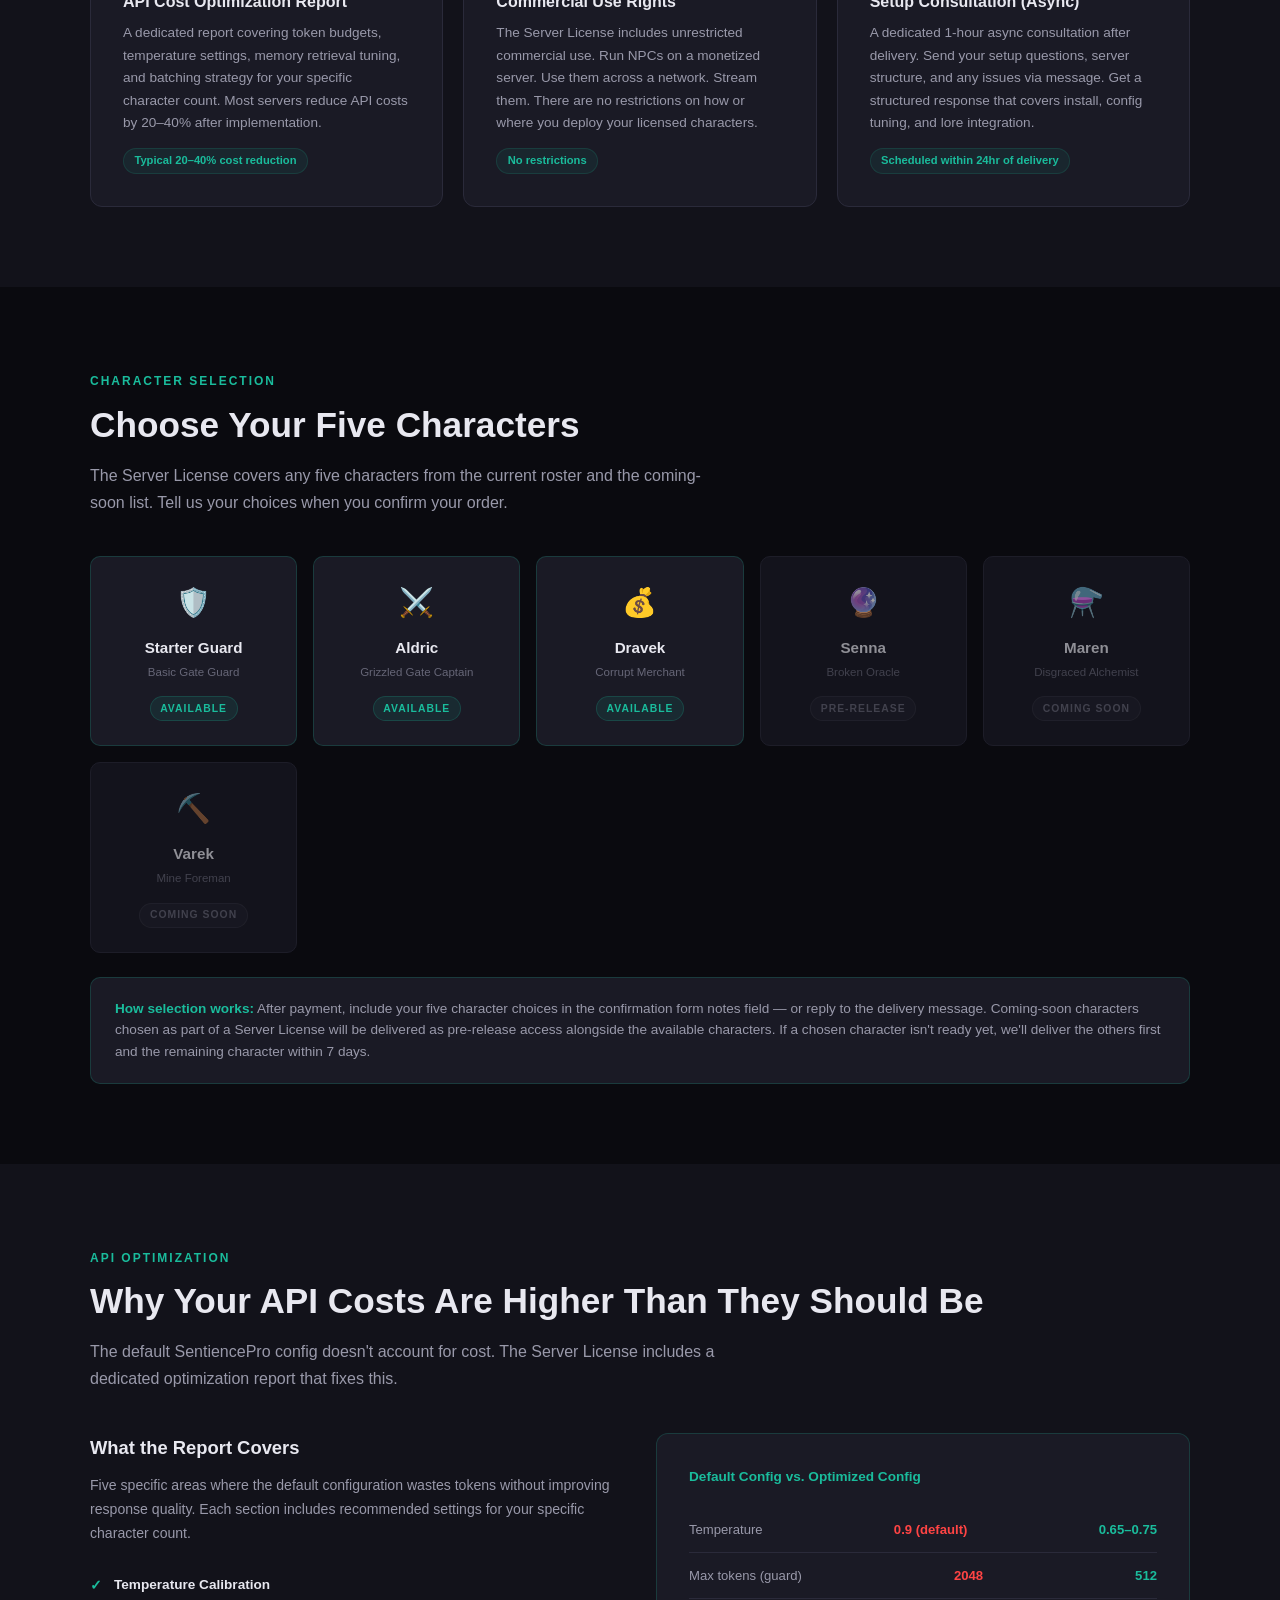
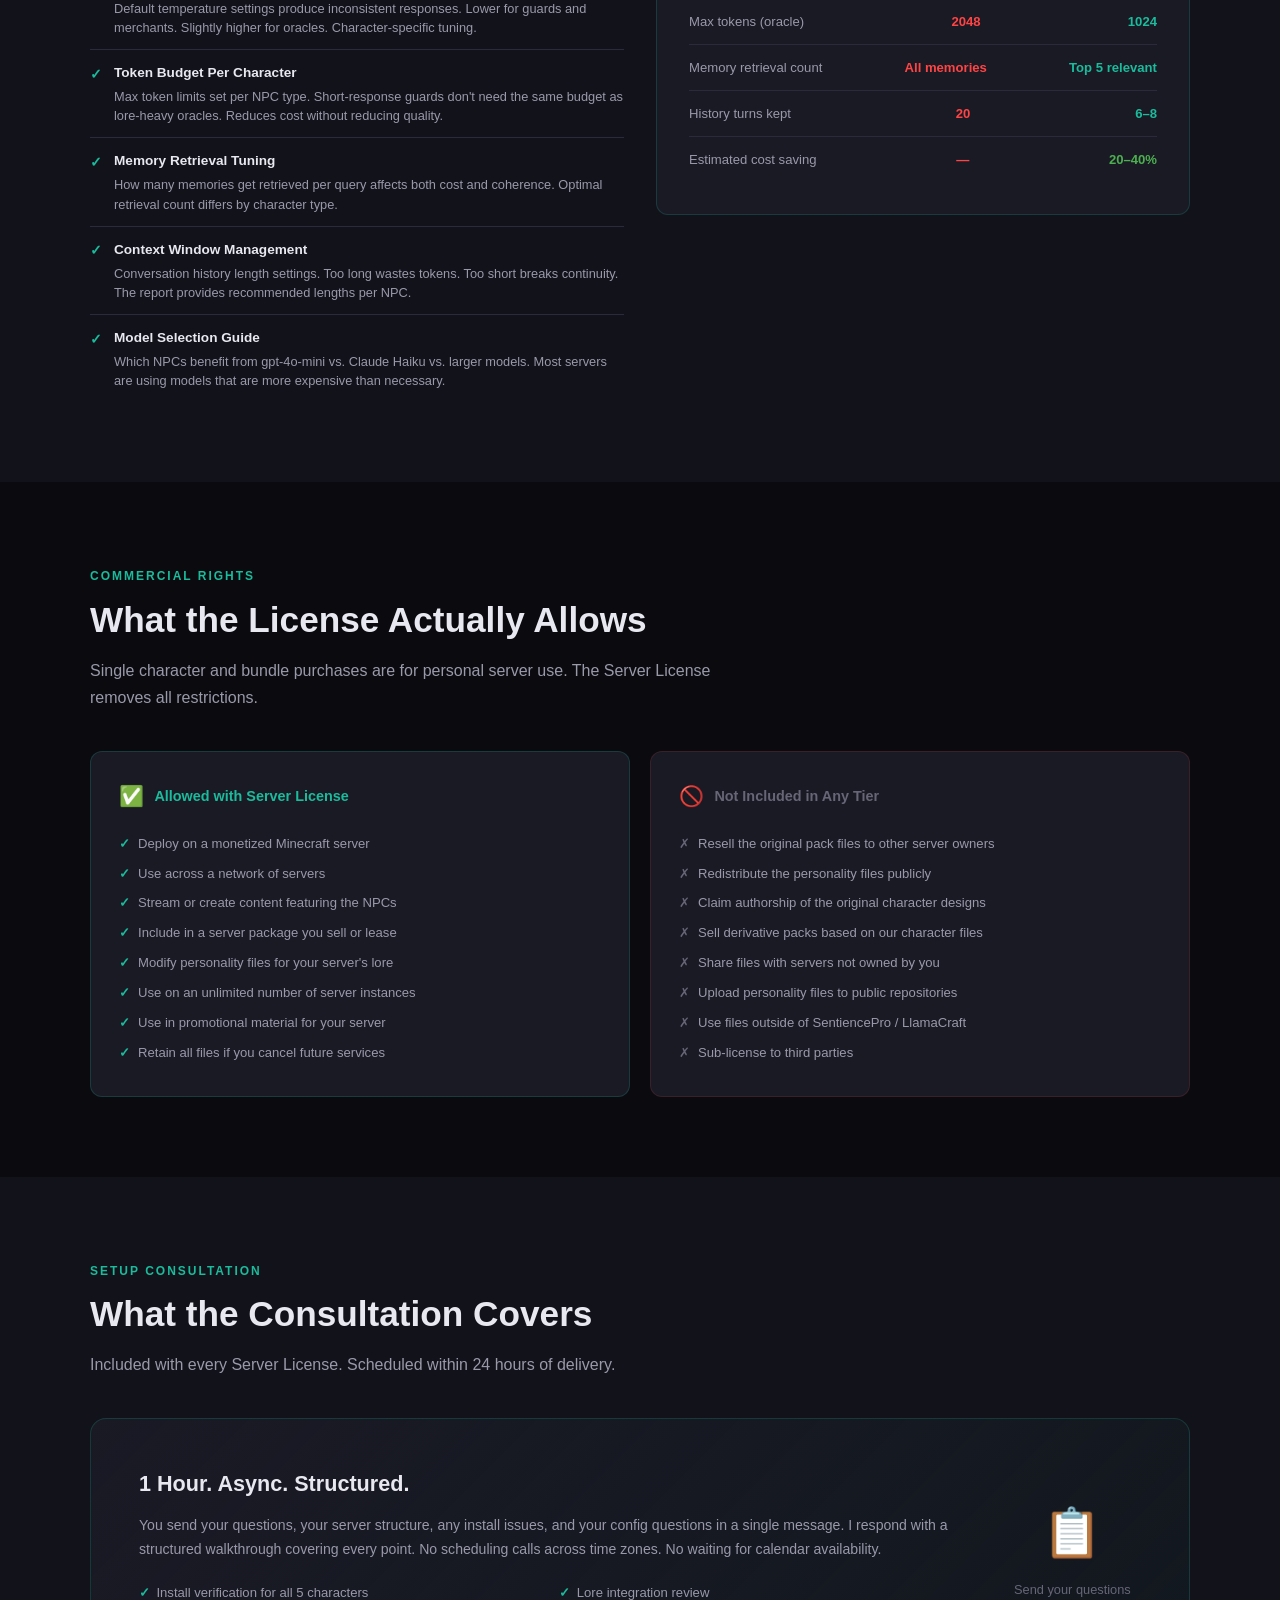
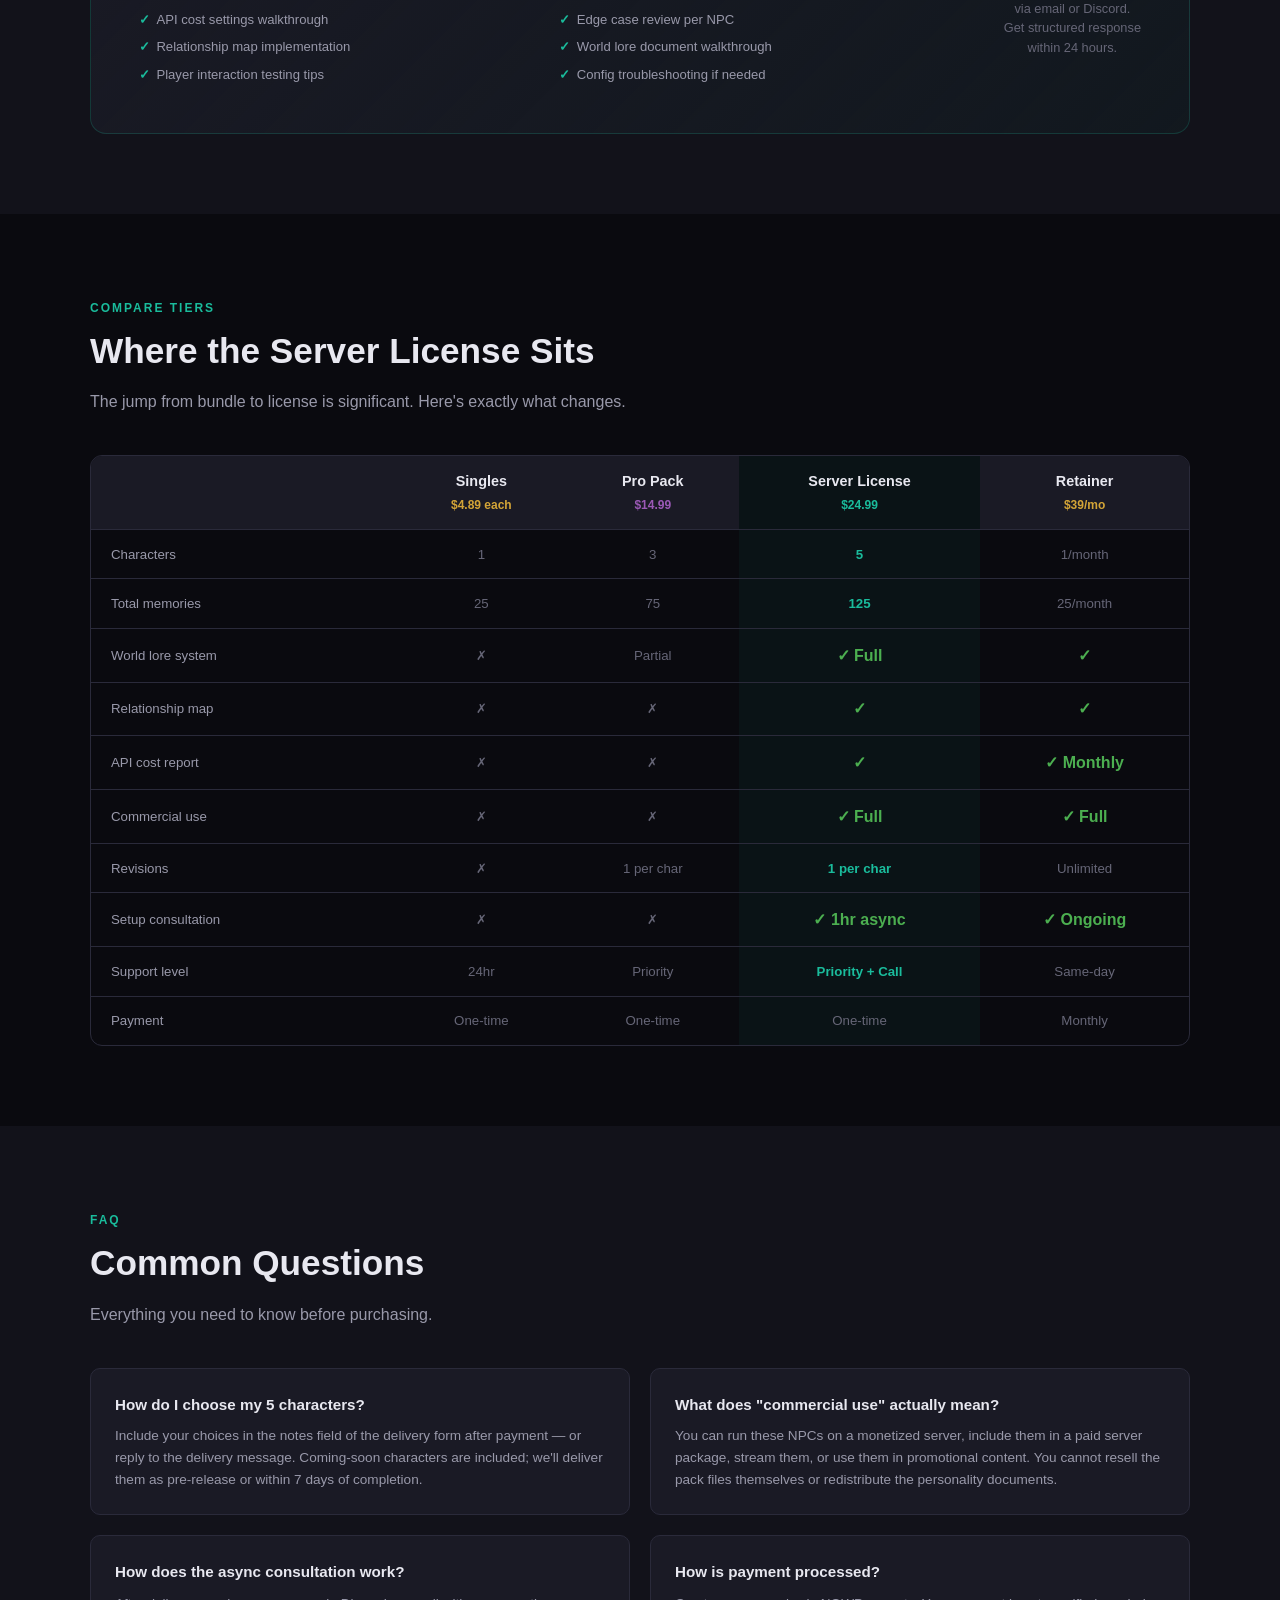
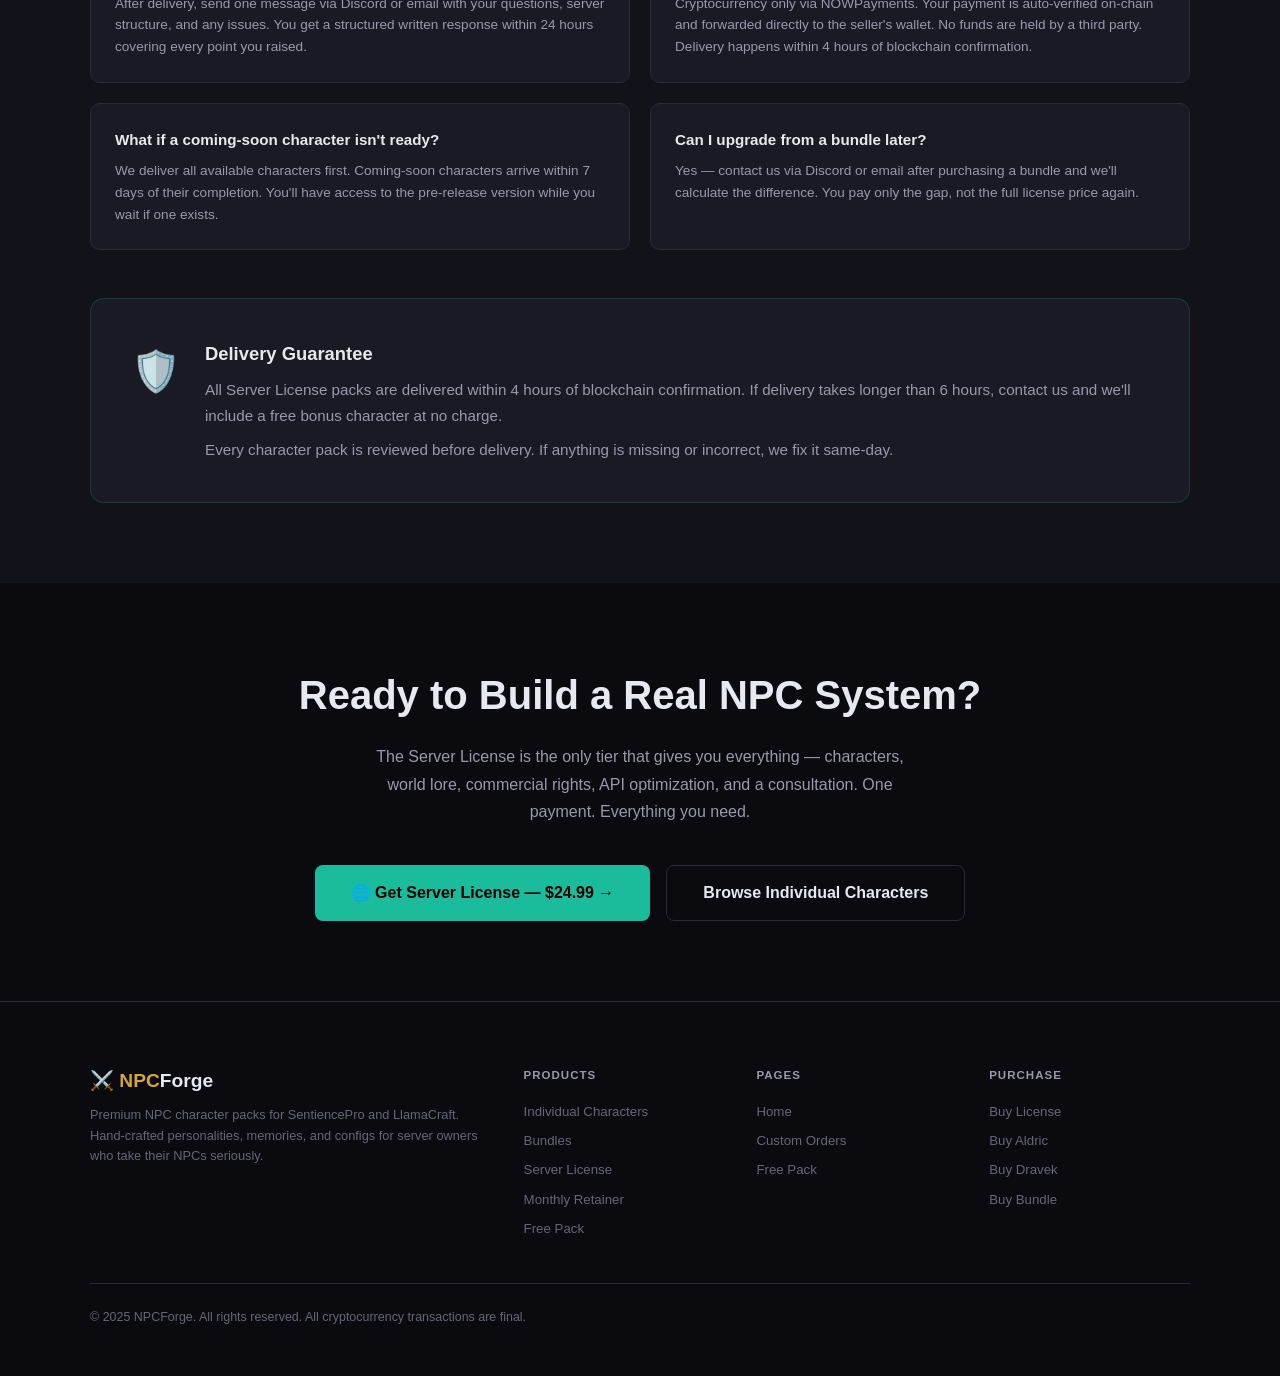
<file: license.html>
<!DOCTYPE html>
<html lang="en">
<head>
    <meta charset="UTF-8">
    <meta name="viewport" content="width=device-width, initial-scale=1.0">
    <title>Server License — NPCForge</title>
    <meta name="description" content="NPCForge Server License. 5 characters, commercial use rights, world lore system, NPC relationship map, API optimization, setup consultation. $24.99 launch price.">
    <meta property="og:title" content="NPCForge Server License — Built for Server Owners">
    <meta property="og:description" content="5 characters, commercial rights, full world lore system, API cost optimization. Everything a running server needs. $24.99 launch price.">
    <meta property="og:type" content="website">
    <meta property="og:url" content="https://npcforge.github.io/license.html">
    <link rel="canonical" href="https://npcforge.github.io/license.html">
    <style>
        :root {
            --gold: #D4A537;
            --gold-light: #F2D06B;
            --bg-primary: #0A0A0F;
            --bg-secondary: #12121A;
            --bg-card: #1A1A25;
            --bg-card-hover: #222233;
            --text-primary: #E8E8F0;
            --text-secondary: #9999AA;
            --text-muted: #666677;
            --border: #2A2A3A;
            --green: #4CAF50;
            --red: #E74C3C;
            --blue: #3498DB;
            --urgent-red: #FF4444;
            --urgent-orange: #FF6B35;
            --purple: #9B59B6;
            --teal: #1ABC9C;
            --teal-light: #2EE0BA;
        }

        *, *::before, *::after { margin: 0; padding: 0; box-sizing: border-box; }
        html { scroll-behavior: smooth; }

        body {
            font-family: 'Segoe UI', -apple-system, BlinkMacSystemFont, sans-serif;
            background: var(--bg-primary);
            color: var(--text-primary);
            line-height: 1.6;
            overflow-x: hidden;
        }

        /* ── URGENCY BANNER ── */
        .urgency-banner {
            background: linear-gradient(90deg, #FF4444 0%, #FF6B35 50%, #FF4444 100%);
            background-size: 200% 100%;
            animation: bannerShift 3s ease infinite;
            color: #fff;
            text-align: center;
            padding: 0.6rem 3rem;
            font-size: 0.85rem;
            font-weight: 700;
            position: fixed;
            top: 0; left: 0; right: 0;
            z-index: 1001;
            display: flex;
            align-items: center;
            justify-content: center;
            gap: 0.75rem;
        }

        @keyframes bannerShift {
            0%, 100% { background-position: 0% 50%; }
            50% { background-position: 100% 50%; }
        }

        .banner-timer {
            background: rgba(0,0,0,0.3);
            padding: 0.2rem 0.6rem;
            border-radius: 4px;
            font-family: 'Courier New', monospace;
            font-size: 0.9rem;
            letter-spacing: 1px;
        }

        .banner-close {
            position: absolute;
            right: 1rem;
            background: none;
            border: none;
            color: rgba(255,255,255,0.7);
            font-size: 1.1rem;
            cursor: pointer;
        }

        .banner-close:hover { color: #fff; }

        /* ── NAV ── */
        nav {
            position: fixed;
            top: 36px; left: 0; right: 0;
            z-index: 1000;
            background: rgba(10,10,15,0.97);
            backdrop-filter: blur(12px);
            border-bottom: 1px solid var(--border);
            padding: 0 2rem;
            transition: top 0.3s;
        }

        nav.banner-closed { top: 0; }

        .nav-inner {
            max-width: 1200px;
            margin: 0 auto;
            display: flex;
            justify-content: space-between;
            align-items: center;
            height: 64px;
        }

        .nav-logo { font-size: 1.25rem; font-weight: 700; color: var(--gold); text-decoration: none; }
        .nav-logo span { color: var(--text-primary); }

        .nav-links {
            display: flex;
            gap: 1.75rem;
            list-style: none;
            align-items: center;
        }

        .nav-links a {
            color: var(--text-secondary);
            text-decoration: none;
            font-size: 0.88rem;
            font-weight: 500;
            transition: color 0.2s;
        }

        .nav-links a:hover { color: var(--gold); }
        .nav-links a.active { color: var(--teal); }

        .nav-links .nav-cta {
            background: var(--gold);
            color: #000;
            padding: 0.5rem 1.25rem;
            border-radius: 6px;
            font-weight: 600;
        }

        .nav-links .nav-cta:hover { background: var(--gold-light); color: #000; }

        .nav-toggle {
            display: none;
            background: none;
            border: none;
            color: var(--text-primary);
            font-size: 1.5rem;
            cursor: pointer;
        }

        /* ── BREADCRUMB ── */
        .breadcrumb {
            max-width: 1100px;
            margin: 0 auto;
            padding: 8rem 2rem 0;
        }

        .breadcrumb a { color: var(--text-muted); text-decoration: none; font-size: 0.8rem; transition: color 0.2s; }
        .breadcrumb a:hover { color: var(--gold); }
        .breadcrumb .sep { color: var(--text-muted); margin: 0 0.5rem; font-size: 0.75rem; }
        .breadcrumb .current { color: var(--text-secondary); font-size: 0.8rem; }

        /* ── HERO ── */
        .license-hero {
            max-width: 1100px;
            margin: 0 auto;
            padding: 3rem 2rem 2rem;
            display: grid;
            grid-template-columns: 1fr 1fr;
            gap: 4rem;
            align-items: center;
        }

        .hero-left .section-label {
            display: inline-block;
            color: var(--teal);
            font-size: 0.75rem;
            font-weight: 700;
            letter-spacing: 2px;
            text-transform: uppercase;
            margin-bottom: 0.75rem;
        }

        .hero-left h1 {
            font-size: clamp(2rem, 4vw, 2.85rem);
            font-weight: 800;
            line-height: 1.12;
            margin-bottom: 1rem;
        }

        .hero-left h1 .highlight { color: var(--teal); }

        .hero-left .hero-sub {
            color: var(--text-secondary);
            font-size: 1rem;
            line-height: 1.75;
            margin-bottom: 1.75rem;
        }

        .hero-badges {
            display: flex;
            gap: 0.65rem;
            flex-wrap: wrap;
            margin-bottom: 2rem;
        }

        .hero-badge {
            display: inline-flex;
            align-items: center;
            gap: 0.35rem;
            background: rgba(26,188,156,0.08);
            border: 1px solid rgba(26,188,156,0.2);
            color: var(--teal);
            font-size: 0.73rem;
            font-weight: 600;
            padding: 0.3rem 0.8rem;
            border-radius: 50px;
        }

        .hero-cta {
            display: inline-flex;
            align-items: center;
            gap: 0.5rem;
            padding: 1rem 2.5rem;
            background: var(--teal);
            color: #000;
            border-radius: 10px;
            font-size: 1rem;
            font-weight: 700;
            text-decoration: none;
            transition: all 0.2s;
        }

        .hero-cta:hover {
            background: var(--teal-light);
            transform: translateY(-2px);
            box-shadow: 0 8px 30px rgba(26,188,156,0.3);
        }

        /* ── LICENSE CARD ── */
        .license-card-hero {
            background: var(--bg-card);
            border: 1px solid rgba(26,188,156,0.3);
            border-radius: 16px;
            padding: 2.5rem;
            position: relative;
            overflow: hidden;
        }

        .license-card-hero::before {
            content: '';
            position: absolute;
            top: -80px; right: -80px;
            width: 300px; height: 300px;
            background: radial-gradient(circle, rgba(26,188,156,0.07) 0%, transparent 70%);
            pointer-events: none;
        }

        .lch-top {
            display: flex;
            justify-content: space-between;
            align-items: flex-start;
            margin-bottom: 1.5rem;
        }

        .lch-icon-name {
            display: flex;
            align-items: center;
            gap: 1rem;
        }

        .lch-avatar {
            width: 56px; height: 56px;
            border-radius: 12px;
            background: rgba(26,188,156,0.1);
            border: 1px solid rgba(26,188,156,0.25);
            display: flex; align-items: center; justify-content: center;
            font-size: 1.75rem;
        }

        .lch-name { font-size: 1.2rem; font-weight: 800; }
        .lch-sub { font-size: 0.78rem; color: var(--text-muted); }

        .lch-badge {
            background: rgba(255,68,68,0.1);
            color: var(--urgent-red);
            border: 1px solid rgba(255,68,68,0.2);
            font-size: 0.62rem;
            font-weight: 700;
            letter-spacing: 1.5px;
            text-transform: uppercase;
            padding: 0.25rem 0.65rem;
            border-radius: 50px;
        }

        .lch-price-row {
            display: flex;
            align-items: baseline;
            gap: 0.75rem;
            margin-bottom: 0.5rem;
        }

        .lch-price {
            font-size: 3rem;
            font-weight: 800;
            color: var(--teal);
            line-height: 1;
        }

        .lch-original {
            font-size: 1rem;
            color: var(--text-muted);
            text-decoration: line-through;
        }

        .lch-note {
            font-size: 0.78rem;
            color: var(--text-muted);
            margin-bottom: 1.5rem;
        }

        .stock-row {
            display: flex;
            align-items: center;
            gap: 0.5rem;
            margin-bottom: 1.5rem;
            font-size: 0.78rem;
            color: var(--text-secondary);
        }

        .stock-dot {
            width: 7px; height: 7px;
            border-radius: 50%;
            background: var(--urgent-red);
            animation: sPulse 1.5s ease-in-out infinite;
            flex-shrink: 0;
        }

        @keyframes sPulse {
            0%, 100% { opacity: 1; transform: scale(1); }
            50% { opacity: 0.4; transform: scale(0.75); }
        }

        .stock-row strong { color: var(--urgent-red); }

        .lch-features {
            list-style: none;
            margin-bottom: 1.75rem;
        }

        .lch-features li {
            font-size: 0.83rem;
            color: var(--text-secondary);
            padding: 0.28rem 0;
            display: flex;
            align-items: flex-start;
            gap: 0.5rem;
        }

        .lch-features li::before {
            content: '✓';
            color: var(--teal);
            font-weight: 700;
            flex-shrink: 0;
        }

        .lch-btn {
            display: block;
            text-align: center;
            padding: 0.9rem 1.5rem;
            background: var(--teal);
            color: #000;
            border-radius: 8px;
            font-size: 1rem;
            font-weight: 700;
            text-decoration: none;
            transition: all 0.2s;
        }

        .lch-btn:hover {
            background: var(--teal-light);
            transform: translateY(-2px);
            box-shadow: 0 8px 25px rgba(26,188,156,0.3);
        }

        /* ── SECTIONS ── */
        .section { padding: 5rem 2rem; }
        .section-inner { max-width: 1100px; margin: 0 auto; }

        .section-label {
            display: inline-block;
            color: var(--teal);
            font-size: 0.75rem;
            font-weight: 700;
            letter-spacing: 2px;
            text-transform: uppercase;
            margin-bottom: 0.75rem;
        }

        .section-title {
            font-size: clamp(1.5rem, 3vw, 2.2rem);
            font-weight: 700;
            margin-bottom: 1rem;
            line-height: 1.2;
        }

        .section-desc {
            color: var(--text-secondary);
            font-size: 1rem;
            max-width: 640px;
            margin-bottom: 2.5rem;
            line-height: 1.7;
        }

        /* ── WHAT YOU GET ── */
        .features-section { background: var(--bg-secondary); }

        .features-big-grid {
            display: grid;
            grid-template-columns: repeat(3, 1fr);
            gap: 1.25rem;
        }

        .feature-big-card {
            background: var(--bg-card);
            border: 1px solid var(--border);
            border-radius: 12px;
            padding: 2rem;
            transition: border-color 0.2s, transform 0.2s;
        }

        .feature-big-card:hover {
            border-color: rgba(26,188,156,0.3);
            transform: translateY(-3px);
        }

        .fb-icon { font-size: 1.85rem; margin-bottom: 0.85rem; }
        .feature-big-card h3 { font-size: 1rem; font-weight: 700; margin-bottom: 0.5rem; }
        .feature-big-card p { font-size: 0.85rem; color: var(--text-secondary); line-height: 1.65; }

        .fb-stat {
            display: inline-block;
            margin-top: 0.85rem;
            background: rgba(26,188,156,0.08);
            border: 1px solid rgba(26,188,156,0.15);
            color: var(--teal);
            font-size: 0.7rem;
            font-weight: 700;
            padding: 0.2rem 0.65rem;
            border-radius: 50px;
        }

        /* ── CHARACTER SELECT ── */
        .char-select-section { background: var(--bg-primary); }

        .char-select-grid {
            display: grid;
            grid-template-columns: repeat(auto-fill, minmax(200px, 1fr));
            gap: 1rem;
        }

        .char-select-card {
            background: var(--bg-card);
            border: 1px solid var(--border);
            border-radius: 10px;
            padding: 1.5rem;
            text-align: center;
            transition: border-color 0.2s, transform 0.2s;
        }

        .char-select-card:hover {
            border-color: rgba(26,188,156,0.3);
            transform: translateY(-2px);
        }

        .char-select-card.available { border-color: rgba(26,188,156,0.2); }
        .char-select-card.coming { opacity: 0.6; }

        .cs-icon { font-size: 1.75rem; margin-bottom: 0.6rem; }
        .cs-name { font-size: 0.95rem; font-weight: 700; margin-bottom: 0.2rem; }
        .cs-role { font-size: 0.72rem; color: var(--text-muted); margin-bottom: 0.75rem; }

        .cs-status {
            display: inline-block;
            font-size: 0.65rem;
            font-weight: 700;
            letter-spacing: 1px;
            text-transform: uppercase;
            padding: 0.2rem 0.6rem;
            border-radius: 50px;
        }

        .cs-available {
            background: rgba(26,188,156,0.1);
            color: var(--teal);
            border: 1px solid rgba(26,188,156,0.2);
        }

        .cs-soon {
            background: rgba(102,102,119,0.1);
            color: var(--text-muted);
            border: 1px solid rgba(102,102,119,0.2);
        }

        .char-select-note {
            background: var(--bg-card);
            border: 1px solid rgba(26,188,156,0.2);
            border-radius: 10px;
            padding: 1.25rem 1.5rem;
            margin-top: 1.5rem;
            font-size: 0.85rem;
            color: var(--text-secondary);
            line-height: 1.6;
        }

        .char-select-note strong { color: var(--teal); }

        /* ── API OPTIMIZATION ── */
        .api-section { background: var(--bg-secondary); }

        .api-grid {
            display: grid;
            grid-template-columns: 1fr 1fr;
            gap: 2rem;
            align-items: start;
        }

        .api-left h3 { font-size: 1.15rem; font-weight: 700; margin-bottom: 0.75rem; }
        .api-left p { font-size: 0.88rem; color: var(--text-secondary); line-height: 1.7; margin-bottom: 1rem; }

        .api-items { list-style: none; }

        .api-items li {
            display: flex;
            align-items: flex-start;
            gap: 0.75rem;
            padding: 0.75rem 0;
            border-bottom: 1px solid var(--border);
            font-size: 0.85rem;
        }

        .api-items li:last-child { border-bottom: none; }

        .api-check { color: var(--teal); font-weight: 700; flex-shrink: 0; margin-top: 0.1rem; }

        .api-item-title { font-weight: 600; color: var(--text-primary); margin-bottom: 0.2rem; }
        .api-item-desc { color: var(--text-secondary); font-size: 0.8rem; line-height: 1.5; }

        .api-right {
            background: var(--bg-card);
            border: 1px solid rgba(26,188,156,0.2);
            border-radius: 12px;
            padding: 2rem;
        }

        .api-right h4 { font-size: 0.85rem; font-weight: 700; margin-bottom: 1.25rem; color: var(--teal); }

        .api-compare-row {
            display: flex;
            justify-content: space-between;
            align-items: center;
            padding: 0.75rem 0;
            border-bottom: 1px solid var(--border);
            font-size: 0.82rem;
        }

        .api-compare-row:last-child { border-bottom: none; }
        .api-compare-row .acr-label { color: var(--text-secondary); }
        .api-compare-row .acr-default { color: var(--urgent-red); font-weight: 600; }
        .api-compare-row .acr-optimized { color: var(--teal); font-weight: 700; }

        /* ── COMMERCIAL RIGHTS ── */
        .rights-section { background: var(--bg-primary); }

        .rights-grid {
            display: grid;
            grid-template-columns: 1fr 1fr;
            gap: 1.25rem;
        }

        .rights-card {
            background: var(--bg-card);
            border: 1px solid var(--border);
            border-radius: 12px;
            padding: 1.75rem;
        }

        .rights-card.allowed { border-color: rgba(26,188,156,0.2); }
        .rights-card.not-allowed { border-color: rgba(231,76,60,0.15); }

        .rights-header {
            display: flex;
            align-items: center;
            gap: 0.65rem;
            margin-bottom: 1rem;
        }

        .rights-icon { font-size: 1.25rem; }
        .rights-title { font-size: 0.9rem; font-weight: 700; }
        .rights-card.allowed .rights-title { color: var(--teal); }
        .rights-card.not-allowed .rights-title { color: var(--text-muted); }

        .rights-list { list-style: none; }

        .rights-list li {
            font-size: 0.82rem;
            color: var(--text-secondary);
            padding: 0.28rem 0;
            display: flex;
            align-items: flex-start;
            gap: 0.5rem;
        }

        .rights-card.allowed .rights-list li::before { content: '✓'; color: var(--teal); font-weight: 700; flex-shrink: 0; }
        .rights-card.not-allowed .rights-list li::before { content: '✗'; color: var(--text-muted); flex-shrink: 0; }

        /* ── CONSULTATION ── */
        .consult-section { background: var(--bg-secondary); }

        .consult-card {
            background: linear-gradient(135deg, var(--bg-card) 0%, rgba(26,188,156,0.04) 100%);
            border: 1px solid rgba(26,188,156,0.2);
            border-radius: 16px;
            padding: 3rem;
            display: grid;
            grid-template-columns: 1fr auto;
            gap: 3rem;
            align-items: center;
        }

        .consult-left h3 { font-size: 1.35rem; font-weight: 800; margin-bottom: 0.75rem; }
        .consult-left p { font-size: 0.88rem; color: var(--text-secondary); line-height: 1.7; margin-bottom: 1.25rem; }

        .consult-points {
            list-style: none;
            display: grid;
            grid-template-columns: 1fr 1fr;
            gap: 0.4rem 1.5rem;
        }

        .consult-points li {
            font-size: 0.82rem;
            color: var(--text-secondary);
            display: flex;
            gap: 0.4rem;
        }

        .consult-points li::before { content: '✓'; color: var(--teal); font-weight: 700; flex-shrink: 0; }

        .consult-right { text-align: center; }
        .consult-icon { font-size: 3rem; margin-bottom: 0.5rem; }
        .consult-note { font-size: 0.8rem; color: var(--text-muted); line-height: 1.5; }

        /* ── COMPARE TABLE ── */
        .compare-section { background: var(--bg-primary); }

        .compare-table-wrap {
            overflow-x: auto;
            border-radius: 12px;
            border: 1px solid var(--border);
        }

        .compare-table {
            width: 100%;
            border-collapse: collapse;
            min-width: 650px;
        }

        .compare-table th,
        .compare-table td {
            padding: 0.85rem 1.25rem;
            text-align: center;
            border-bottom: 1px solid var(--border);
            font-size: 0.83rem;
        }

        .compare-table th {
            background: var(--bg-card);
            font-weight: 700;
            font-size: 0.85rem;
        }

        .compare-table th:first-child,
        .compare-table td:first-child {
            text-align: left;
            color: var(--text-secondary);
            font-weight: 500;
            min-width: 180px;
        }

        .compare-table td { color: var(--text-muted); }
        .compare-table tr:last-child td { border-bottom: none; }
        .compare-table .check { color: var(--green); font-weight: 700; font-size: 1rem; }
        .compare-table .cross { color: var(--text-muted); }
        .compare-table .hl { background: rgba(26,188,156,0.05); }

        .th-name { font-size: 0.9rem; font-weight: 800; }
        .th-price { font-size: 0.75rem; font-weight: 600; margin-top: 0.2rem; }

        /* ── FAQ ── */
        .faq-section { background: var(--bg-secondary); }

        .faq-grid {
            display: grid;
            grid-template-columns: 1fr 1fr;
            gap: 1.25rem;
        }

        .faq-item {
            background: var(--bg-card);
            border: 1px solid var(--border);
            border-radius: 10px;
            padding: 1.5rem;
        }

        .faq-item h4 { font-size: 0.95rem; font-weight: 700; margin-bottom: 0.5rem; }
        .faq-item p { font-size: 0.85rem; color: var(--text-secondary); line-height: 1.6; }

        /* ── GUARANTEE ── */
        .guarantee {
            background: var(--bg-card);
            border: 1px solid rgba(26,188,156,0.2);
            border-radius: 14px;
            padding: 2.5rem;
            display: flex;
            gap: 1.5rem;
            align-items: flex-start;
            margin-top: 3rem;
        }

        .guarantee-icon { font-size: 2.5rem; flex-shrink: 0; }
        .guarantee h3 { font-size: 1.15rem; font-weight: 700; margin-bottom: 0.5rem; }
        .guarantee p { color: var(--text-secondary); font-size: 0.95rem; line-height: 1.7; margin-bottom: 0.5rem; }
        .guarantee p:last-child { margin-bottom: 0; }

        /* ── FINAL CTA ── */
        .final-cta {
            background: var(--bg-primary);
            text-align: center;
            padding: 5rem 2rem;
        }

        .final-cta h2 { font-size: clamp(1.75rem, 3.5vw, 2.5rem); font-weight: 800; margin-bottom: 1rem; }
        .final-cta p { color: var(--text-secondary); font-size: 1rem; max-width: 560px; margin: 0 auto 2.5rem; line-height: 1.7; }

        .cta-buttons {
            display: flex;
            gap: 1rem;
            justify-content: center;
            flex-wrap: wrap;
        }

        .btn {
            display: inline-flex;
            align-items: center;
            gap: 0.5rem;
            padding: 0.9rem 2.25rem;
            border-radius: 8px;
            font-size: 1rem;
            font-weight: 700;
            text-decoration: none;
            transition: all 0.2s;
        }

        .btn-teal { background: var(--teal); color: #000; }
        .btn-teal:hover { background: var(--teal-light); transform: translateY(-2px); box-shadow: 0 8px 25px rgba(26,188,156,0.3); }

        .btn-outline {
            background: transparent;
            color: var(--text-primary);
            border: 1px solid var(--border);
        }

        .btn-outline:hover { border-color: var(--teal); color: var(--teal); transform: translateY(-2px); }

        /* ── SOCIAL PROOF ── */
        .social-proof-popup {
            position: fixed;
            bottom: 2rem; left: 2rem;
            background: var(--bg-card);
            border: 1px solid var(--border);
            border-radius: 12px;
            padding: 1rem 1.25rem;
            display: flex;
            align-items: center;
            gap: 0.75rem;
            z-index: 999;
            box-shadow: 0 10px 40px rgba(0,0,0,0.5);
            transform: translateX(-120%);
            transition: transform 0.5s cubic-bezier(0.16, 1, 0.3, 1);
            max-width: 300px;
        }

        .social-proof-popup.show { transform: translateX(0); }
        .proof-icon { width: 38px; height: 38px; border-radius: 8px; background: rgba(26,188,156,0.1); border: 1px solid rgba(26,188,156,0.2); display: flex; align-items: center; justify-content: center; font-size: 1.1rem; flex-shrink: 0; }
        .proof-text { font-size: 0.78rem; color: var(--text-secondary); line-height: 1.4; }
        .proof-text strong { color: var(--text-primary); font-weight: 600; }
        .proof-time { font-size: 0.68rem; color: var(--text-muted); margin-top: 0.1rem; }

        /* ── FOOTER ── */
        footer { padding: 4rem 2rem 3rem; border-top: 1px solid var(--border); }
        .footer-inner { max-width: 1100px; margin: 0 auto; }

        .footer-grid {
            display: grid;
            grid-template-columns: 2fr 1fr 1fr 1fr;
            gap: 2rem;
            margin-bottom: 2.5rem;
        }

        .footer-logo { font-size: 1.2rem; font-weight: 700; color: var(--gold); margin-bottom: 0.5rem; }
        .footer-logo span { color: var(--text-primary); }
        .footer-brand p { font-size: 0.8rem; color: var(--text-muted); line-height: 1.6; }

        .footer-col h4 { font-size: 0.72rem; font-weight: 700; letter-spacing: 1px; text-transform: uppercase; color: var(--text-secondary); margin-bottom: 0.75rem; }
        .footer-col a { display: block; color: var(--text-muted); text-decoration: none; font-size: 0.83rem; padding: 0.25rem 0; transition: color 0.2s; }
        .footer-col a:hover { color: var(--gold); }

        .footer-bottom { border-top: 1px solid var(--border); padding-top: 1.5rem; display: flex; justify-content: space-between; align-items: center; }
        .footer-copy { color: var(--text-muted); font-size: 0.78rem; }

        /* ── RESPONSIVE ── */
        @media (max-width: 1000px) {
            .license-hero { grid-template-columns: 1fr; gap: 2.5rem; }
            .features-big-grid { grid-template-columns: 1fr 1fr; }
            .api-grid { grid-template-columns: 1fr; }
            .consult-card { grid-template-columns: 1fr; text-align: center; }
            .consult-points { grid-template-columns: 1fr; text-align: left; }
            .rights-grid { grid-template-columns: 1fr; }
            .faq-grid { grid-template-columns: 1fr; }
            .footer-grid { grid-template-columns: 1fr 1fr; }
        }

        @media (max-width: 650px) {
            .nav-links { display: none; position: absolute; top: 64px; left: 0; right: 0; background: rgba(10,10,15,0.98); flex-direction: column; padding: 1.5rem 2rem; gap: 1rem; border-bottom: 1px solid var(--border); }
            .nav-links.open { display: flex; }
            .nav-toggle { display: block; }
            .features-big-grid { grid-template-columns: 1fr; }
            .guarantee { flex-direction: column; text-align: center; }
            .cta-buttons { flex-direction: column; align-items: center; }
            .footer-grid { grid-template-columns: 1fr; }
            .footer-bottom { flex-direction: column; gap: 0.75rem; text-align: center; }
        }
    </style>
</head>
<body>

<!-- ── URGENCY BANNER ── -->
<div class="urgency-banner" id="urgencyBanner">
    🔥 LAUNCH WEEK — Server License <strong>$24.99</strong> (reg. $34.99) · Only <span id="licenseStockBanner">7</span> left · Ends in
    <span class="banner-timer" id="bannerTimer">00:00:00</span>
    <button class="banner-close" onclick="closeBanner()" aria-label="Close">✕</button>
</div>

<!-- ── NAV ── -->
<nav id="mainNav">
    <div class="nav-inner">
        <a href="index.html" class="nav-logo">⚔️ NPC<span>Forge</span></a>
        <button class="nav-toggle" onclick="document.querySelector('.nav-links').classList.toggle('open')" aria-label="Menu">☰</button>
        <ul class="nav-links">
            <li><a href="index.html">Home</a></li>
            <li><a href="store.html">Characters</a></li>
            <li><a href="bundles.html">Bundles</a></li>
            <li><a href="license.html" class="active">Server License</a></li>
            <li><a href="retainer.html">Retainer</a></li>
            <li><a href="custom.html">Custom</a></li>
            <li><a href="free.html">Free Pack</a></li>
            <li><a href="pay-server-license.html" class="nav-cta">Get License</a></li>
        </ul>
    </div>
</nav>

<!-- ── BREADCRUMB ── -->
<div class="breadcrumb">
    <a href="index.html">Home</a>
    <span class="sep">›</span>
    <span class="current">Server License</span>
</div>

<!-- ── HERO ── -->
<div class="license-hero">
    <div class="hero-left">
        <div class="section-label">Server License</div>
        <h1>Built for Server Owners.<br><span class="highlight">Not Hobbyists.</span></h1>
        <p class="hero-sub">If you're running a real server with real players, you need a real NPC system — not four isolated packs stacked on top of each other. The Server License is the complete infrastructure: five characters, a shared world, commercial rights, and API optimization built in.</p>

        <div class="hero-badges">
            <span class="hero-badge">✓ Commercial Use Rights</span>
            <span class="hero-badge">✓ 5 Full Characters</span>
            <span class="hero-badge">✓ World Lore System</span>
            <span class="hero-badge">✓ API Cost Report</span>
            <span class="hero-badge">✓ Setup Consultation</span>
        </div>

        <a href="pay-server-license.html" class="hero-cta">🌐 Get Server License — $24.99 →</a>
    </div>

    <div class="license-card-hero">
        <div class="lch-top">
            <div class="lch-icon-name">
                <div class="lch-avatar">🌐</div>
                <div>
                    <div class="lch-name">Server License</div>
                    <div class="lch-sub">Commercial · 5 Characters · Full System</div>
                </div>
            </div>
            <span class="lch-badge">29% Off</span>
        </div>

        <div class="lch-price-row">
            <div class="lch-price">$24.99</div>
            <div class="lch-original">$34.99</div>
        </div>
        <div class="lch-note">One-time payment · Crypto · Auto-verified · Delivered within 4hr</div>

        <div class="stock-row">
            <span class="stock-dot"></span>
            Only <strong id="licenseStockCard">7</strong> licenses available at this launch price
        </div>

        <ul class="lch-features">
            <li>5 full character packs (your choice from roster)</li>
            <li>125 total hand-crafted memories</li>
            <li>Complete world lore system — shared timeline</li>
            <li>NPC relationship map document</li>
            <li>API cost optimization report</li>
            <li>Commercial server use rights — no restrictions</li>
            <li>Priority support + 1hr setup consultation (async)</li>
            <li>1 free revision per character post-install</li>
            <li>All future updates to purchased characters</li>
        </ul>

        <a href="pay-server-license.html" class="lch-btn">Get Server License — $24.99 →</a>
    </div>
</div>

<!-- ── WHAT YOU GET ── -->
<section class="section features-section">
    <div class="section-inner">
        <div class="section-label">What's Included</div>
        <h2 class="section-title">Everything a Running Server Actually Needs</h2>
        <p class="section-desc">The Server License isn't just more characters. It's a system — built so every NPC in it knows it exists in the same world.</p>

        <div class="features-big-grid">
            <div class="feature-big-card">
                <div class="fb-icon">⚔️</div>
                <h3>5 Full Character Packs</h3>
                <p>Five completely realized characters. Each with a 600+ word personality definition, 25 hand-crafted memories, advanced config, edge case handling, and install guide. You choose which five from the available and coming-soon roster.</p>
                <span class="fb-stat">125 total memories</span>
            </div>
            <div class="feature-big-card">
                <div class="fb-icon">🏙️</div>
                <h3>Complete World Lore System</h3>
                <p>A single document that establishes the shared timeline for all five characters. They reference the same events, the same places, the same history — each from their own position in that world. No contradictions. No isolation.</p>
                <span class="fb-stat">Shared timeline</span>
            </div>
            <div class="feature-big-card">
                <div class="fb-icon">🗺️</div>
                <h3>NPC Relationship Map</h3>
                <p>A visual and written document defining how each NPC in the pack relates to every other. Who knows who. Who trusts who. Who has history with who. Used to build cross-reference memories so conversations feel connected.</p>
                <span class="fb-stat">Full faction mapping</span>
            </div>
            <div class="feature-big-card">
                <div class="fb-icon">💰</div>
                <h3>API Cost Optimization Report</h3>
                <p>A dedicated report covering token budgets, temperature settings, memory retrieval tuning, and batching strategy for your specific character count. Most servers reduce API costs by 20–40% after implementation.</p>
                <span class="fb-stat">Typical 20–40% cost reduction</span>
            </div>
            <div class="feature-big-card">
                <div class="fb-icon">⚖️</div>
                <h3>Commercial Use Rights</h3>
                <p>The Server License includes unrestricted commercial use. Run NPCs on a monetized server. Use them across a network. Stream them. There are no restrictions on how or where you deploy your licensed characters.</p>
                <span class="fb-stat">No restrictions</span>
            </div>
            <div class="feature-big-card">
                <div class="fb-icon">📞</div>
                <h3>Setup Consultation (Async)</h3>
                <p>A dedicated 1-hour async consultation after delivery. Send your setup questions, server structure, and any issues via message. Get a structured response that covers install, config tuning, and lore integration.</p>
                <span class="fb-stat">Scheduled within 24hr of delivery</span>
            </div>
        </div>
    </div>
</section>

<!-- ── CHARACTER SELECTION ── -->
<section class="section char-select-section">
    <div class="section-inner">
        <div class="section-label">Character Selection</div>
        <h2 class="section-title">Choose Your Five Characters</h2>
        <p class="section-desc">The Server License covers any five characters from the current roster and the coming-soon list. Tell us your choices when you confirm your order.</p>

        <div class="char-select-grid">
            <div class="char-select-card available">
                <div class="cs-icon">🛡️</div>
                <div class="cs-name">Starter Guard</div>
                <div class="cs-role">Basic Gate Guard</div>
                <span class="cs-status cs-available">Available</span>
            </div>
            <div class="char-select-card available">
                <div class="cs-icon">⚔️</div>
                <div class="cs-name">Aldric</div>
                <div class="cs-role">Grizzled Gate Captain</div>
                <span class="cs-status cs-available">Available</span>
            </div>
            <div class="char-select-card available">
                <div class="cs-icon">💰</div>
                <div class="cs-name">Dravek</div>
                <div class="cs-role">Corrupt Merchant</div>
                <span class="cs-status cs-available">Available</span>
            </div>
            <div class="char-select-card coming">
                <div class="cs-icon">🔮</div>
                <div class="cs-name">Senna</div>
                <div class="cs-role">Broken Oracle</div>
                <span class="cs-status cs-soon">Pre-Release</span>
            </div>
            <div class="char-select-card coming">
                <div class="cs-icon">⚗️</div>
                <div class="cs-name">Maren</div>
                <div class="cs-role">Disgraced Alchemist</div>
                <span class="cs-status cs-soon">Coming Soon</span>
            </div>
            <div class="char-select-card coming">
                <div class="cs-icon">⛏️</div>
                <div class="cs-name">Varek</div>
                <div class="cs-role">Mine Foreman</div>
                <span class="cs-status cs-soon">Coming Soon</span>
            </div>
        </div>

        <div class="char-select-note">
            <strong>How selection works:</strong> After payment, include your five character choices in the confirmation form notes field — or reply to the delivery message. Coming-soon characters chosen as part of a Server License will be delivered as pre-release access alongside the available characters. If a chosen character isn't ready yet, we'll deliver the others first and the remaining character within 7 days.
        </div>
    </div>
</section>

<!-- ── API OPTIMIZATION ── -->
<section class="section api-section">
    <div class="section-inner">
        <div class="section-label">API Optimization</div>
        <h2 class="section-title">Why Your API Costs Are Higher Than They Should Be</h2>
        <p class="section-desc">The default SentiencePro config doesn't account for cost. The Server License includes a dedicated optimization report that fixes this.</p>

        <div class="api-grid">
            <div class="api-left">
                <h3>What the Report Covers</h3>
                <p>Five specific areas where the default configuration wastes tokens without improving response quality. Each section includes recommended settings for your specific character count.</p>

                <ul class="api-items">
                    <li>
                        <span class="api-check">✓</span>
                        <div>
                            <div class="api-item-title">Temperature Calibration</div>
                            <div class="api-item-desc">Default temperature settings produce inconsistent responses. Lower for guards and merchants. Slightly higher for oracles. Character-specific tuning.</div>
                        </div>
                    </li>
                    <li>
                        <span class="api-check">✓</span>
                        <div>
                            <div class="api-item-title">Token Budget Per Character</div>
                            <div class="api-item-desc">Max token limits set per NPC type. Short-response guards don't need the same budget as lore-heavy oracles. Reduces cost without reducing quality.</div>
                        </div>
                    </li>
                    <li>
                        <span class="api-check">✓</span>
                        <div>
                            <div class="api-item-title">Memory Retrieval Tuning</div>
                            <div class="api-item-desc">How many memories get retrieved per query affects both cost and coherence. Optimal retrieval count differs by character type.</div>
                        </div>
                    </li>
                    <li>
                        <span class="api-check">✓</span>
                        <div>
                            <div class="api-item-title">Context Window Management</div>
                            <div class="api-item-desc">Conversation history length settings. Too long wastes tokens. Too short breaks continuity. The report provides recommended lengths per NPC.</div>
                        </div>
                    </li>
                    <li>
                        <span class="api-check">✓</span>
                        <div>
                            <div class="api-item-title">Model Selection Guide</div>
                            <div class="api-item-desc">Which NPCs benefit from gpt-4o-mini vs. Claude Haiku vs. larger models. Most servers are using models that are more expensive than necessary.</div>
                        </div>
                    </li>
                </ul>
            </div>

            <div class="api-right">
                <h4>Default Config vs. Optimized Config</h4>
                <div class="api-compare-row">
                    <span class="acr-label">Temperature</span>
                    <span class="acr-default">0.9 (default)</span>
                    <span class="acr-optimized">0.65–0.75</span>
                </div>
                <div class="api-compare-row">
                    <span class="acr-label">Max tokens (guard)</span>
                    <span class="acr-default">2048</span>
                    <span class="acr-optimized">512</span>
                </div>
                <div class="api-compare-row">
                    <span class="acr-label">Max tokens (oracle)</span>
                    <span class="acr-default">2048</span>
                    <span class="acr-optimized">1024</span>
                </div>
                <div class="api-compare-row">
                    <span class="acr-label">Memory retrieval count</span>
                    <span class="acr-default">All memories</span>
                    <span class="acr-optimized">Top 5 relevant</span>
                </div>
                <div class="api-compare-row">
                    <span class="acr-label">History turns kept</span>
                    <span class="acr-default">20</span>
                    <span class="acr-optimized">6–8</span>
                </div>
                <div class="api-compare-row">
                    <span class="acr-label">Estimated cost saving</span>
                    <span class="acr-default">—</span>
                    <span class="acr-optimized" style="color:var(--green);">20–40%</span>
                </div>
            </div>
        </div>
    </div>
</section>

<!-- ── COMMERCIAL RIGHTS ── -->
<section class="section rights-section">
    <div class="section-inner">
        <div class="section-label">Commercial Rights</div>
        <h2 class="section-title">What the License Actually Allows</h2>
        <p class="section-desc">Single character and bundle purchases are for personal server use. The Server License removes all restrictions.</p>

        <div class="rights-grid">
            <div class="rights-card allowed">
                <div class="rights-header">
                    <span class="rights-icon">✅</span>
                    <span class="rights-title">Allowed with Server License</span>
                </div>
                <ul class="rights-list">
                    <li>Deploy on a monetized Minecraft server</li>
                    <li>Use across a network of servers</li>
                    <li>Stream or create content featuring the NPCs</li>
                    <li>Include in a server package you sell or lease</li>
                    <li>Modify personality files for your server's lore</li>
                    <li>Use on an unlimited number of server instances</li>
                    <li>Use in promotional material for your server</li>
                    <li>Retain all files if you cancel future services</li>
                </ul>
            </div>
            <div class="rights-card not-allowed">
                <div class="rights-header">
                    <span class="rights-icon">🚫</span>
                    <span class="rights-title">Not Included in Any Tier</span>
                </div>
                <ul class="rights-list">
                    <li>Resell the original pack files to other server owners</li>
                    <li>Redistribute the personality files publicly</li>
                    <li>Claim authorship of the original character designs</li>
                    <li>Sell derivative packs based on our character files</li>
                    <li>Share files with servers not owned by you</li>
                    <li>Upload personality files to public repositories</li>
                    <li>Use files outside of SentiencePro / LlamaCraft</li>
                    <li>Sub-license to third parties</li>
                </ul>
            </div>
        </div>
    </div>
</section>

<!-- ── CONSULTATION ── -->
<section class="section consult-section">
    <div class="section-inner">
        <div class="section-label">Setup Consultation</div>
        <h2 class="section-title">What the Consultation Covers</h2>
        <p class="section-desc">Included with every Server License. Scheduled within 24 hours of delivery.</p>

        <div class="consult-card">
            <div class="consult-left">
                <h3>1 Hour. Async. Structured.</h3>
                <p>You send your questions, your server structure, any install issues, and your config questions in a single message. I respond with a structured walkthrough covering every point. No scheduling calls across time zones. No waiting for calendar availability.</p>

                <ul class="consult-points">
                    <li>Install verification for all 5 characters</li>
                    <li>Lore integration review</li>
                    <li>API cost settings walkthrough</li>
                    <li>Edge case review per NPC</li>
                    <li>Relationship map implementation</li>
                    <li>World lore document walkthrough</li>
                    <li>Player interaction testing tips</li>
                    <li>Config troubleshooting if needed</li>
                </ul>
            </div>
            <div class="consult-right">
                <div class="consult-icon">📋</div>
                <div class="consult-note">
                    Send your questions<br>
                    via email or Discord.<br>
                    Get structured response<br>
                    within 24 hours.
                </div>
            </div>
        </div>
    </div>
</section>

<!-- ── COMPARE ── -->
<section class="section compare-section">
    <div class="section-inner">
        <div class="section-label">Compare Tiers</div>
        <h2 class="section-title">Where the Server License Sits</h2>
        <p class="section-desc">The jump from bundle to license is significant. Here's exactly what changes.</p>

        <div class="compare-table-wrap">
            <table class="compare-table">
                <thead>
                    <tr>
                        <th></th>
                        <th>
                            <div class="th-name">Singles</div>
                            <div class="th-price" style="color:var(--gold);">$4.89 each</div>
                        </th>
                        <th>
                            <div class="th-name">Pro Pack</div>
                            <div class="th-price" style="color:var(--purple);">$14.99</div>
                        </th>
                        <th class="hl">
                            <div class="th-name">Server License</div>
                            <div class="th-price" style="color:var(--teal);">$24.99</div>
                        </th>
                        <th>
                            <div class="th-name">Retainer</div>
                            <div class="th-price" style="color:var(--gold);">$39/mo</div>
                        </th>
                    </tr>
                </thead>
                <tbody>
                    <tr>
                        <td>Characters</td>
                        <td>1</td>
                        <td>3</td>
                        <td class="hl" style="color:var(--teal);font-weight:700;">5</td>
                        <td>1/month</td>
                    </tr>
                    <tr>
                        <td>Total memories</td>
                        <td>25</td>
                        <td>75</td>
                        <td class="hl" style="color:var(--teal);font-weight:700;">125</td>
                        <td>25/month</td>
                    </tr>
                    <tr>
                        <td>World lore system</td>
                        <td class="cross">✗</td>
                        <td class="cross">Partial</td>
                        <td class="hl check">✓ Full</td>
                        <td class="check">✓</td>
                    </tr>
                    <tr>
                        <td>Relationship map</td>
                        <td class="cross">✗</td>
                        <td class="cross">✗</td>
                        <td class="hl check">✓</td>
                        <td class="check">✓</td>
                    </tr>
                    <tr>
                        <td>API cost report</td>
                        <td class="cross">✗</td>
                        <td class="cross">✗</td>
                        <td class="hl check">✓</td>
                        <td class="check">✓ Monthly</td>
                    </tr>
                    <tr>
                        <td>Commercial use</td>
                        <td class="cross">✗</td>
                        <td class="cross">✗</td>
                        <td class="hl check">✓ Full</td>
                        <td class="check">✓ Full</td>
                    </tr>
                    <tr>
                        <td>Revisions</td>
                        <td class="cross">✗</td>
                        <td>1 per char</td>
                        <td class="hl" style="color:var(--teal);font-weight:600;">1 per char</td>
                        <td>Unlimited</td>
                    </tr>
                    <tr>
                        <td>Setup consultation</td>
                        <td class="cross">✗</td>
                        <td class="cross">✗</td>
                        <td class="hl check">✓ 1hr async</td>
                        <td class="check">✓ Ongoing</td>
                    </tr>
                    <tr>
                        <td>Support level</td>
                        <td>24hr</td>
                        <td>Priority</td>
                        <td class="hl" style="color:var(--teal);font-weight:600;">Priority + Call</td>
                        <td>Same-day</td>
                    </tr>
                    <tr>
                        <td>Payment</td>
                        <td>One-time</td>
                        <td>One-time</td>
                        <td class="hl">One-time</td>
                        <td>Monthly</td>
                    </tr>
                </tbody>
            </table>
        </div>
    </div>
</section>

<!-- ── FAQ ── -->
<section class="section faq-section">
    <div class="section-inner">
        <div class="section-label">FAQ</div>
        <h2 class="section-title">Common Questions</h2>
        <p class="section-desc">Everything you need to know before purchasing.</p>

        <div class="faq-grid">
            <div class="faq-item">
                <h4>How do I choose my 5 characters?</h4>
                <p>Include your choices in the notes field of the delivery form after payment — or reply to the delivery message. Coming-soon characters are included; we'll deliver them as pre-release or within 7 days of completion.</p>
            </div>
            <div class="faq-item">
                <h4>What does "commercial use" actually mean?</h4>
                <p>You can run these NPCs on a monetized server, include them in a paid server package, stream them, or use them in promotional content. You cannot resell the pack files themselves or redistribute the personality documents.</p>
            </div>
            <div class="faq-item">
                <h4>How does the async consultation work?</h4>
                <p>After delivery, send one message via Discord or email with your questions, server structure, and any issues. You get a structured written response within 24 hours covering every point you raised.</p>
            </div>
            <div class="faq-item">
                <h4>How is payment processed?</h4>
                <p>Cryptocurrency only via NOWPayments. Your payment is auto-verified on-chain and forwarded directly to the seller's wallet. No funds are held by a third party. Delivery happens within 4 hours of blockchain confirmation.</p>
            </div>
            <div class="faq-item">
                <h4>What if a coming-soon character isn't ready?</h4>
                <p>We deliver all available characters first. Coming-soon characters arrive within 7 days of their completion. You'll have access to the pre-release version while you wait if one exists.</p>
            </div>
            <div class="faq-item">
                <h4>Can I upgrade from a bundle later?</h4>
                <p>Yes — contact us via Discord or email after purchasing a bundle and we'll calculate the difference. You pay only the gap, not the full license price again.</p>
            </div>
        </div>

        <div class="guarantee">
            <div class="guarantee-icon">🛡️</div>
            <div>
                <h3>Delivery Guarantee</h3>
                <p>All Server License packs are delivered within 4 hours of blockchain confirmation. If delivery takes longer than 6 hours, contact us and we'll include a free bonus character at no charge.</p>
                <p>Every character pack is reviewed before delivery. If anything is missing or incorrect, we fix it same-day.</p>
            </div>
        </div>
    </div>
</section>

<!-- ── FINAL CTA ── -->
<div class="final-cta">
    <h2>Ready to Build a Real NPC System?</h2>
    <p>The Server License is the only tier that gives you everything — characters, world lore, commercial rights, API optimization, and a consultation. One payment. Everything you need.</p>
    <div class="cta-buttons">
        <a href="pay-server-license.html" class="btn btn-teal">🌐 Get Server License — $24.99 →</a>
        <a href="store.html" class="btn btn-outline">Browse Individual Characters</a>
    </div>
</div>

<!-- ── SOCIAL PROOF ── -->
<div class="social-proof-popup" id="socialProof">
    <div class="proof-icon">🌐</div>
    <div class="proof-text">
        <strong>Server owner from EU</strong> just purchased the Server License<br>
        <div class="proof-time">12 minutes ago</div>
    </div>
</div>

<!-- ── FOOTER ── -->
<footer>
    <div class="footer-inner">
        <div class="footer-grid">
            <div class="footer-brand">
                <div class="footer-logo">⚔️ NPC<span>Forge</span></div>
                <p>Premium NPC character packs for SentiencePro and LlamaCraft. Hand-crafted personalities, memories, and configs for server owners who take their NPCs seriously.</p>
            </div>
            <div class="footer-col">
                <h4>Products</h4>
                <a href="store.html">Individual Characters</a>
                <a href="bundles.html">Bundles</a>
                <a href="license.html">Server License</a>
                <a href="retainer.html">Monthly Retainer</a>
                <a href="free.html">Free Pack</a>
            </div>
            <div class="footer-col">
                <h4>Pages</h4>
                <a href="index.html">Home</a>
                <a href="custom.html">Custom Orders</a>
                <a href="free.html">Free Pack</a>
            </div>
            <div class="footer-col">
                <h4>Purchase</h4>
                <a href="pay-server-license.html">Buy License</a>
                <a href="pay-aldric.html">Buy Aldric</a>
                <a href="pay-dravek.html">Buy Dravek</a>
                <a href="pay-city-bundle.html">Buy Bundle</a>
            </div>
        </div>
        <div class="footer-bottom">
            <div class="footer-copy">© 2025 NPCForge. All rights reserved. All cryptocurrency transactions are final.</div>
        </div>
    </div>
</footer>

<script>
(function () {
    'use strict';

    /* ─── COUNTDOWN ─── */
    var SALE_DURATION = 72 * 60 * 60 * 1000;
    var STORAGE_KEY = 'npcforge_sale_end_v2';

    function getSaleEnd() {
        var s = localStorage.getItem(STORAGE_KEY);
        if (s) { var e = parseInt(s, 10); if (e > Date.now()) return e; }
        var n = Date.now() + SALE_DURATION;
        localStorage.setItem(STORAGE_KEY, n.toString());
        return n;
    }

    var saleEnd = getSaleEnd();

    function pad(n) { return n < 10 ? '0' + n : '' + n; }

    function fmt(ms) {
        if (ms <= 0) return '00:00:00';
        var t = Math.floor(ms / 1000);
        return pad(Math.floor(t / 3600)) + ':' + pad(Math.floor((t % 3600) / 60)) + ':' + pad(t % 60);
    }

    function tick() {
        var r = saleEnd - Date.now();
        if (r <= 0) {
            saleEnd = Date.now() + SALE_DURATION;
            localStorage.setItem(STORAGE_KEY, saleEnd.toString());
            r = SALE_DURATION;
        }
        var bt = document.getElementById('bannerTimer');
        if (bt) bt.textContent = fmt(r);
    }

    tick();
    setInterval(tick, 1000);

    /* ─── STOCK ─── */
    var SK = 'npcforge_stock_v2';
    var stock = (function () {
        var r = localStorage.getItem(SK);
        if (r) {
            try {
                var d = JSON.parse(r);
                if (d.saleEnd === saleEnd) return d;
            } catch (e) {}
        }
        var i = {
            saleEnd: saleEnd,
            aldric: 50, dravek: 50, bundle: 25,
            pro: 15, license: 10, retainer: 5, hero: 47
        };
        localStorage.setItem(SK, JSON.stringify(i));
        return i;
    })();

    function renderStock() {
        var b = document.getElementById('licenseStockBanner');
        var c = document.getElementById('licenseStockCard');
        if (b) b.textContent = stock.license;
        if (c) c.textContent = stock.license;
    }

    renderStock();

    /* ─── BANNER CLOSE ─── */
    window.closeBanner = function () {
        var banner = document.getElementById('urgencyBanner');
        var nav = document.getElementById('mainNav');
        if (banner) banner.style.display = 'none';
        if (nav) nav.classList.add('banner-closed');
    };

    /* ─── SOCIAL PROOF ─── */
    setTimeout(function () {
        var el = document.getElementById('socialProof');
        if (el) {
            el.classList.add('show');
            setTimeout(function () { el.classList.remove('show'); }, 5000);
        }
    }, 4000);

    /* ─── MOBILE NAV ─── */
    document.addEventListener('click', function (e) {
        var navLinks = document.querySelector('.nav-links');
        var tog = document.querySelector('.nav-toggle');
        if (navLinks && navLinks.classList.contains('open') && !navLinks.contains(e.target) && !tog.contains(e.target)) {
            navLinks.classList.remove('open');
        }
    });

})();
</script>

</body>
</html>
</file>
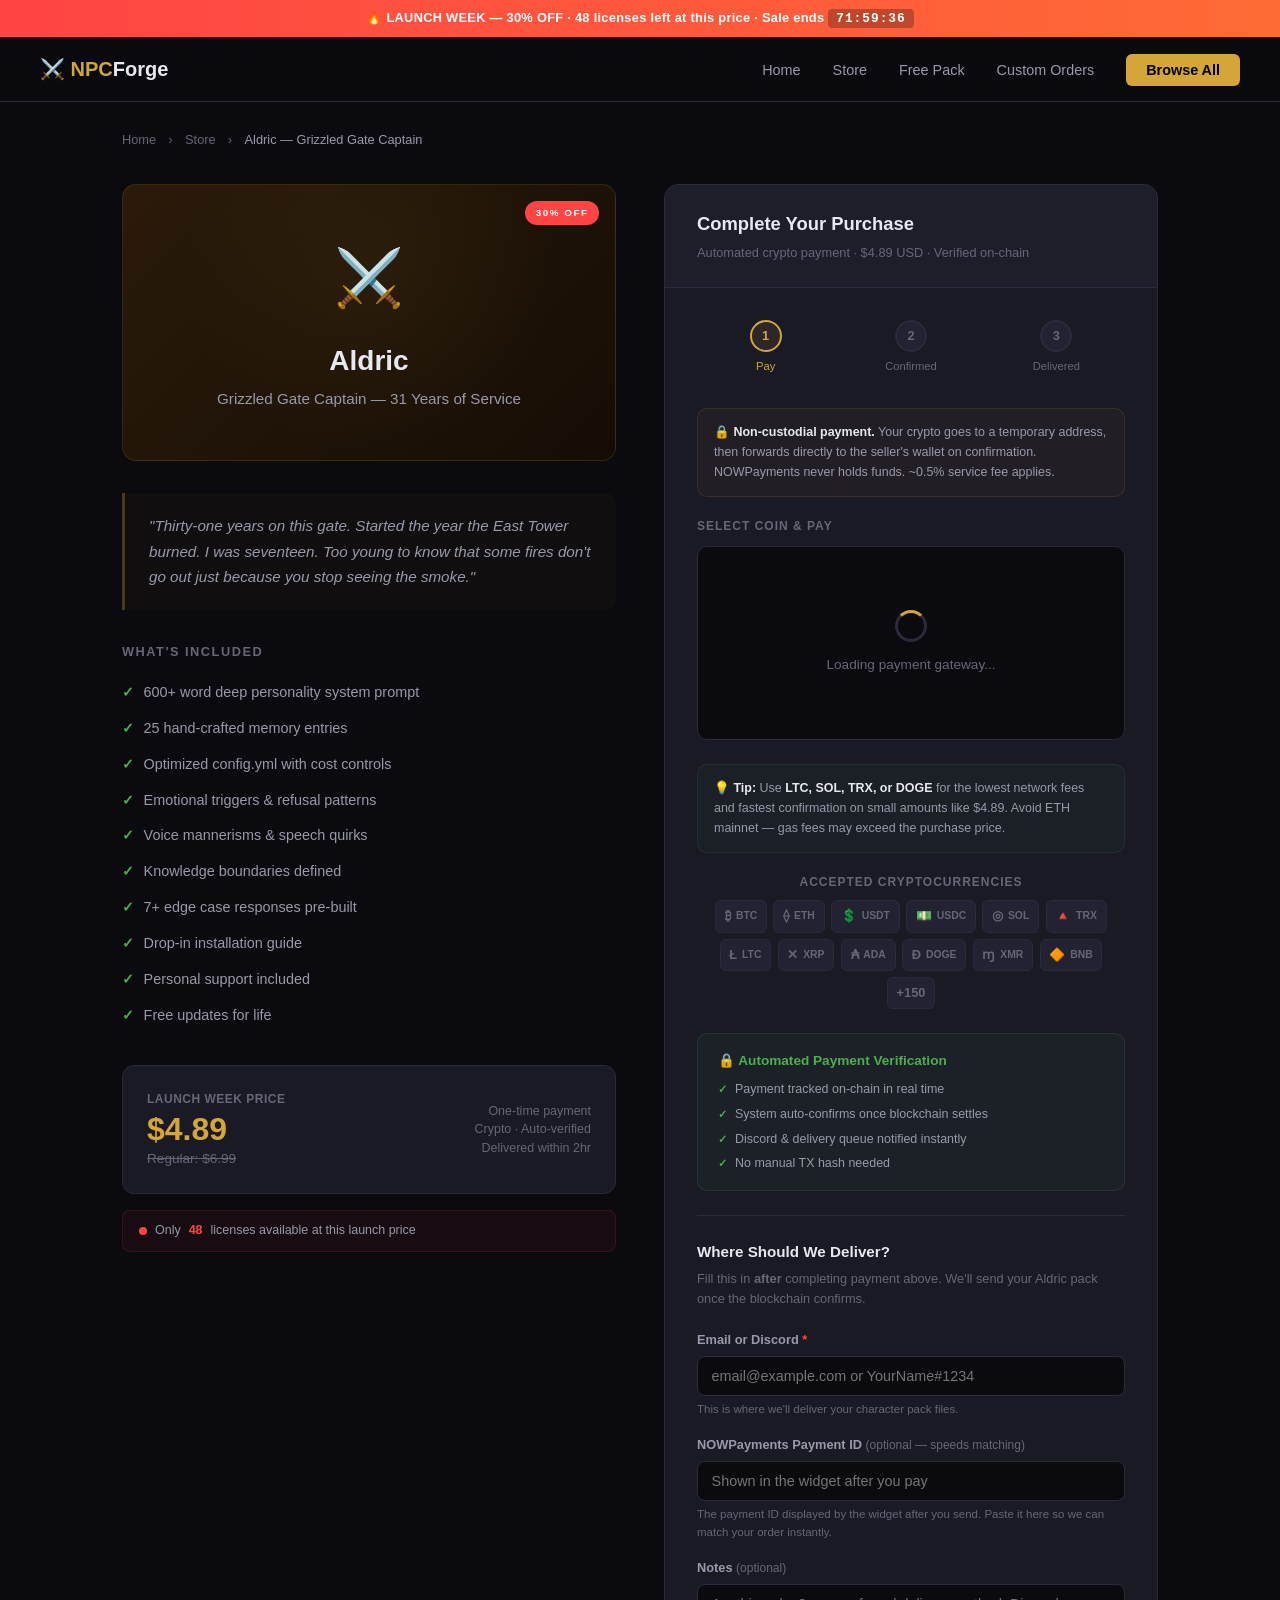
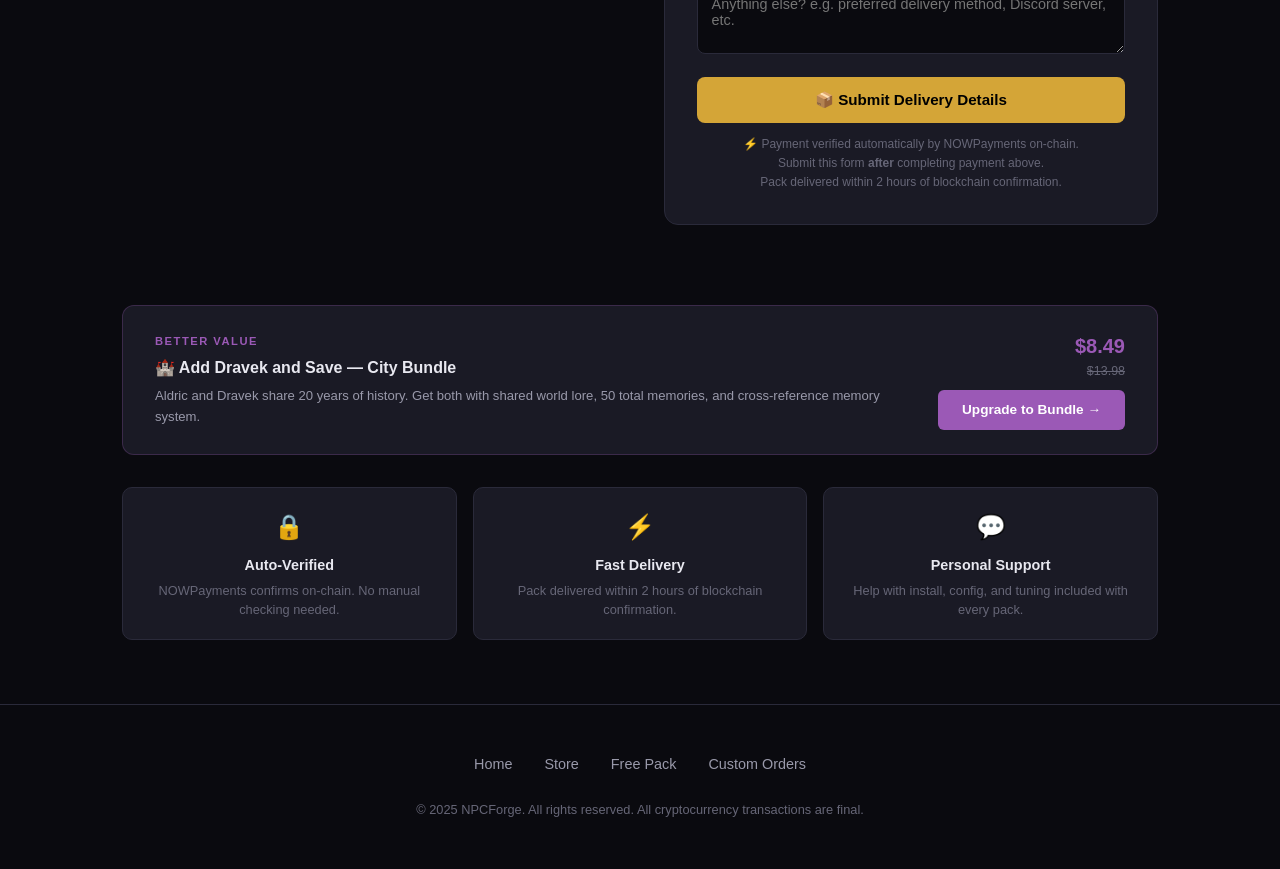
<file: pay-aldric.html>
<!DOCTYPE html>
<html lang="en">
<head>
    <meta charset="UTF-8">
    <meta name="viewport" content="width=device-width, initial-scale=1.0">
    <title>Buy Aldric — NPCForge</title>
    <meta name="description" content="Purchase the Aldric character pack. Grizzled Gate Captain with 600+ word personality, 25 memories, and full config. $4.89 launch price.">
    <meta property="og:title" content="Buy Aldric — NPCForge">
    <meta property="og:description" content="Aldric: 31 years on the gate. 600-word personality, 25 hand-crafted memories, optimized config.">
    <meta property="og:type" content="website">
    <meta property="og:url" content="https://npcforge.github.io/pay-aldric.html">
    <link rel="canonical" href="https://npcforge.github.io/pay-aldric.html">
    <meta name="robots" content="noindex, nofollow">
    <style>
        :root {
            --gold: #D4A537;
            --gold-light: #F2D06B;
            --bg-primary: #0A0A0F;
            --bg-secondary: #12121A;
            --bg-card: #1A1A25;
            --bg-card-hover: #222233;
            --text-primary: #E8E8F0;
            --text-secondary: #9999AA;
            --text-muted: #666677;
            --border: #2A2A3A;
            --green: #4CAF50;
            --red: #E74C3C;
            --blue: #3498DB;
            --urgent-red: #FF4444;
            --urgent-orange: #FF6B35;
        }

        *, *::before, *::after { margin: 0; padding: 0; box-sizing: border-box; }
        html { scroll-behavior: smooth; }

        body {
            font-family: 'Segoe UI', -apple-system, BlinkMacSystemFont, sans-serif;
            background: var(--bg-primary);
            color: var(--text-primary);
            line-height: 1.6;
            overflow-x: hidden;
        }

        /* ── URGENCY STRIP ── */
        .urgency-strip {
            background: linear-gradient(90deg, #FF4444, #FF6B35, #FF4444);
            background-size: 200% 100%;
            animation: stripShift 3s ease infinite;
            color: #fff;
            text-align: center;
            padding: 0.5rem 1rem;
            font-size: 0.8rem;
            font-weight: 700;
            letter-spacing: 0.3px;
        }

        @keyframes stripShift {
            0%, 100% { background-position: 0% 50%; }
            50% { background-position: 100% 50%; }
        }

        .urgency-strip .strip-timer {
            background: rgba(0,0,0,0.25);
            padding: 0.15rem 0.5rem;
            border-radius: 4px;
            font-family: 'Courier New', monospace;
            letter-spacing: 1px;
        }

        /* ── NAV ── */
        nav {
            position: sticky;
            top: 0;
            z-index: 1000;
            background: rgba(10,10,15,0.97);
            backdrop-filter: blur(12px);
            border-bottom: 1px solid var(--border);
            padding: 0 2rem;
        }

        .nav-inner {
            max-width: 1200px;
            margin: 0 auto;
            display: flex;
            justify-content: space-between;
            align-items: center;
            height: 64px;
        }

        .nav-logo {
            font-size: 1.25rem;
            font-weight: 700;
            color: var(--gold);
            text-decoration: none;
        }

        .nav-logo span { color: var(--text-primary); }

        .nav-links {
            display: flex;
            gap: 2rem;
            list-style: none;
            align-items: center;
        }

        .nav-links a {
            color: var(--text-secondary);
            text-decoration: none;
            font-size: 0.9rem;
            font-weight: 500;
            transition: color 0.2s;
        }

        .nav-links a:hover { color: var(--gold); }

        .nav-links .nav-cta {
            background: var(--gold);
            color: #000;
            padding: 0.5rem 1.25rem;
            border-radius: 6px;
            font-weight: 600;
        }

        .nav-links .nav-cta:hover { background: var(--gold-light); color: #000; }

        .nav-toggle {
            display: none;
            background: none;
            border: none;
            color: var(--text-primary);
            font-size: 1.5rem;
            cursor: pointer;
        }

        /* ── BREADCRUMB ── */
        .breadcrumb {
            max-width: 1100px;
            margin: 0 auto;
            padding: 1.5rem 2rem 0;
        }

        .breadcrumb a {
            color: var(--text-muted);
            text-decoration: none;
            font-size: 0.8rem;
            transition: color 0.2s;
        }

        .breadcrumb a:hover { color: var(--gold); }
        .breadcrumb .sep { color: var(--text-muted); margin: 0 0.5rem; font-size: 0.75rem; }
        .breadcrumb .current { color: var(--text-secondary); font-size: 0.8rem; }

        /* ── MAIN LAYOUT ── */
        .pay-layout {
            max-width: 1100px;
            margin: 0 auto;
            padding: 2rem 2rem 5rem;
            display: grid;
            grid-template-columns: 1fr 1fr;
            gap: 3rem;
            align-items: start;
        }

        /* ── LEFT: PRODUCT INFO ── */
        .product-info {
            position: sticky;
            top: 5rem;
        }

        .product-banner {
            background: linear-gradient(135deg, #2a1a0a 0%, #150d05 100%);
            border-radius: 14px;
            padding: 3rem 2rem;
            text-align: center;
            margin-bottom: 2rem;
            border: 1px solid rgba(212,165,55,0.15);
            position: relative;
            overflow: hidden;
        }

        .product-banner::before {
            content: '';
            position: absolute;
            inset: 0;
            background: radial-gradient(circle at 50% 30%, rgba(212,165,55,0.06) 0%, transparent 60%);
            pointer-events: none;
        }

        .product-banner .p-icon { font-size: 3.5rem; margin-bottom: 1rem; position: relative; z-index: 1; }
        .product-banner h1 { font-size: 1.75rem; font-weight: 800; margin-bottom: 0.25rem; position: relative; z-index: 1; }
        .product-banner .p-role { color: var(--text-secondary); font-size: 0.95rem; position: relative; z-index: 1; }

        .launch-badge {
            position: absolute;
            top: 1rem; right: 1rem;
            background: var(--urgent-red);
            color: #fff;
            font-size: 0.62rem;
            font-weight: 800;
            letter-spacing: 1.5px;
            text-transform: uppercase;
            padding: 0.25rem 0.65rem;
            border-radius: 50px;
            z-index: 1;
        }

        .product-quote {
            color: var(--text-secondary);
            font-style: italic;
            font-size: 0.95rem;
            line-height: 1.7;
            padding: 1.25rem 1.5rem;
            border-left: 3px solid rgba(212,165,55,0.3);
            background: rgba(212,165,55,0.03);
            border-radius: 0 10px 10px 0;
            margin-bottom: 2rem;
        }

        .product-details h3 {
            font-size: 0.8rem;
            font-weight: 700;
            color: var(--text-muted);
            letter-spacing: 1.5px;
            text-transform: uppercase;
            margin-bottom: 0.75rem;
        }

        .product-features {
            list-style: none;
            margin-bottom: 2rem;
        }

        .product-features li {
            font-size: 0.9rem;
            color: var(--text-secondary);
            padding: 0.4rem 0;
            display: flex;
            align-items: flex-start;
            gap: 0.6rem;
        }

        .product-features li::before {
            content: '✓';
            color: var(--green);
            font-weight: 700;
            flex-shrink: 0;
        }

        .product-price-box {
            background: var(--bg-card);
            border: 1px solid var(--border);
            border-radius: 12px;
            padding: 1.5rem;
            display: flex;
            align-items: center;
            justify-content: space-between;
        }

        .price-left .price-label {
            color: var(--text-muted);
            font-size: 0.75rem;
            font-weight: 600;
            letter-spacing: 0.5px;
            text-transform: uppercase;
            margin-bottom: 0.25rem;
        }

        .price-left .price-value {
            font-size: 2rem;
            font-weight: 800;
            color: var(--gold);
            line-height: 1;
        }

        .price-left .price-original {
            font-size: 0.85rem;
            color: var(--text-muted);
            text-decoration: line-through;
            margin-top: 0.15rem;
        }

        .price-right { text-align: right; }

        .price-right .price-note {
            color: var(--text-muted);
            font-size: 0.78rem;
            line-height: 1.5;
        }

        .stock-counter {
            display: flex;
            align-items: center;
            gap: 0.5rem;
            margin-top: 1rem;
            background: rgba(255,68,68,0.05);
            border: 1px solid rgba(255,68,68,0.15);
            border-radius: 8px;
            padding: 0.6rem 1rem;
            font-size: 0.78rem;
            color: var(--text-secondary);
        }

        .stock-dot {
            width: 8px; height: 8px;
            border-radius: 50%;
            background: var(--urgent-red);
            animation: sPulse 1.5s ease-in-out infinite;
            flex-shrink: 0;
        }

        @keyframes sPulse {
            0%, 100% { opacity: 1; transform: scale(1); }
            50% { opacity: 0.4; transform: scale(0.75); }
        }

        .stock-counter strong { color: var(--urgent-red); }

        /* ── RIGHT: PAYMENT PANEL ── */
        .payment-panel {
            background: var(--bg-card);
            border: 1px solid var(--border);
            border-radius: 14px;
            overflow: hidden;
        }

        .payment-header {
            padding: 1.5rem 2rem;
            border-bottom: 1px solid var(--border);
            background: rgba(42,42,58,0.3);
        }

        .payment-header h2 { font-size: 1.15rem; font-weight: 700; margin-bottom: 0.25rem; }
        .payment-header p { color: var(--text-muted); font-size: 0.8rem; }

        .payment-body { padding: 2rem; }

        /* ── STEP INDICATOR ── */
        .pay-steps {
            display: flex;
            gap: 0.5rem;
            margin-bottom: 2rem;
        }

        .pay-step { flex: 1; text-align: center; }

        .step-dot {
            display: inline-flex;
            align-items: center;
            justify-content: center;
            width: 32px; height: 32px;
            border-radius: 50%;
            background: var(--bg-card-hover);
            border: 2px solid var(--border);
            color: var(--text-muted);
            font-size: 0.8rem;
            font-weight: 700;
            margin-bottom: 0.4rem;
            transition: all 0.3s;
        }

        .pay-step.active .step-dot {
            background: rgba(212,165,55,0.1);
            border-color: var(--gold);
            color: var(--gold);
        }

        .pay-step.completed .step-dot {
            background: rgba(76,175,80,0.15);
            border-color: var(--green);
            color: var(--green);
        }

        .step-label {
            font-size: 0.7rem;
            color: var(--text-muted);
            font-weight: 500;
        }

        .pay-step.active .step-label { color: var(--gold); }
        .pay-step.completed .step-label { color: var(--green); }

        /* ── INFO BOXES ── */
        .info-box {
            border-radius: 10px;
            padding: 0.85rem 1rem;
            margin-bottom: 1.25rem;
            font-size: 0.78rem;
            line-height: 1.6;
        }

        .info-box-gold {
            background: rgba(212,165,55,0.04);
            border: 1px solid rgba(212,165,55,0.12);
            color: var(--text-secondary);
        }

        .info-box-green {
            background: rgba(76,175,80,0.04);
            border: 1px solid rgba(76,175,80,0.12);
            color: var(--text-secondary);
        }

        .info-box-verify {
            background: rgba(76,175,80,0.05);
            border: 1px solid rgba(76,175,80,0.15);
            padding: 1rem 1.25rem;
            margin-bottom: 1.5rem;
            border-radius: 10px;
        }

        .info-box-verify h4 {
            font-size: 0.85rem;
            font-weight: 700;
            color: var(--green);
            margin-bottom: 0.5rem;
            display: flex;
            align-items: center;
            gap: 0.4rem;
        }

        .info-box-verify ul {
            list-style: none;
            display: flex;
            flex-direction: column;
            gap: 0.3rem;
        }

        .info-box-verify li {
            font-size: 0.78rem;
            color: var(--text-secondary);
            display: flex;
            align-items: center;
            gap: 0.5rem;
        }

        .info-box-verify li::before {
            content: '✓';
            color: var(--green);
            font-weight: 700;
            font-size: 0.7rem;
            flex-shrink: 0;
        }

        .info-box strong { color: var(--text-primary); }

        /* ── NOWPAYMENTS WIDGET ── */
        .widget-section-label {
            font-size: 0.75rem;
            font-weight: 700;
            color: var(--text-muted);
            letter-spacing: 1px;
            text-transform: uppercase;
            margin-bottom: 0.6rem;
        }

        .widget-wrapper {
            background: var(--bg-primary);
            border: 1px solid var(--border);
            border-radius: 10px;
            padding: 1rem;
            min-height: 180px;
            margin-bottom: 1.5rem;
            position: relative;
        }

        .widget-loading {
            display: flex;
            flex-direction: column;
            align-items: center;
            justify-content: center;
            gap: 0.75rem;
            color: var(--text-muted);
            font-size: 0.85rem;
            min-height: 160px;
        }

        .widget-spinner {
            width: 32px; height: 32px;
            border: 3px solid var(--border);
            border-top-color: var(--gold);
            border-radius: 50%;
            animation: wSpin 0.8s linear infinite;
        }

        @keyframes wSpin { to { transform: rotate(360deg); } }

        /* ── COIN BADGES ── */
        .coin-badges {
            display: flex;
            flex-wrap: wrap;
            gap: 0.4rem;
            margin-bottom: 1.5rem;
            justify-content: center;
        }

        .coin-badge {
            background: var(--bg-card-hover);
            border: 1px solid var(--border);
            border-radius: 6px;
            padding: 0.3rem 0.55rem;
            font-size: 0.65rem;
            font-weight: 600;
            color: var(--text-muted);
            display: inline-flex;
            align-items: center;
            gap: 0.3rem;
        }

        .coin-badge-icon { font-size: 0.8rem; }

        /* ── DELIVERY FORM ── */
        .delivery-section {
            border-top: 1px solid var(--border);
            padding-top: 1.5rem;
            margin-top: 0.5rem;
        }

        .delivery-section h3 {
            font-size: 0.95rem;
            font-weight: 700;
            margin-bottom: 0.25rem;
        }

        .delivery-section > p {
            font-size: 0.8rem;
            color: var(--text-muted);
            margin-bottom: 1.25rem;
        }

        .form-group { margin-bottom: 1rem; }

        .form-group label {
            display: block;
            font-size: 0.8rem;
            font-weight: 600;
            margin-bottom: 0.35rem;
            color: var(--text-secondary);
        }

        .form-group .required { color: var(--urgent-red); }

        .form-group .optional {
            color: var(--text-muted);
            font-weight: 400;
            font-size: 0.75rem;
        }

        .form-group input,
        .form-group textarea {
            width: 100%;
            padding: 0.7rem 0.85rem;
            background: var(--bg-primary);
            border: 1px solid var(--border);
            border-radius: 8px;
            color: var(--text-primary);
            font-size: 0.9rem;
            font-family: inherit;
            outline: none;
            transition: border-color 0.2s;
        }

        .form-group input:focus,
        .form-group textarea:focus { border-color: var(--gold); }

        .form-group textarea { min-height: 70px; resize: vertical; }

        .form-hint {
            font-size: 0.72rem;
            color: var(--text-muted);
            margin-top: 0.25rem;
        }

        .submit-btn {
            display: flex;
            align-items: center;
            justify-content: center;
            gap: 0.5rem;
            width: 100%;
            padding: 0.85rem 1.5rem;
            border-radius: 8px;
            font-size: 0.95rem;
            font-weight: 700;
            border: none;
            cursor: pointer;
            transition: all 0.2s;
            background: var(--gold);
            color: #000;
        }

        .submit-btn:hover {
            background: var(--gold-light);
            transform: translateY(-1px);
            box-shadow: 0 6px 20px rgba(212,165,55,0.2);
        }

        .submit-note {
            text-align: center;
            color: var(--text-muted);
            font-size: 0.75rem;
            margin-top: 0.75rem;
            line-height: 1.6;
        }

        /* ── TRUST BAR ── */
        .trust-bar {
            max-width: 1100px;
            margin: 0 auto;
            padding: 0 2rem 4rem;
        }

        .trust-grid {
            display: grid;
            grid-template-columns: repeat(3, 1fr);
            gap: 1rem;
        }

        .trust-item {
            background: var(--bg-card);
            border: 1px solid var(--border);
            border-radius: 10px;
            padding: 1.25rem;
            text-align: center;
        }

        .trust-icon { font-size: 1.5rem; margin-bottom: 0.5rem; }
        .trust-item h4 { font-size: 0.9rem; font-weight: 700; margin-bottom: 0.25rem; }
        .trust-item p { color: var(--text-muted); font-size: 0.8rem; line-height: 1.5; }

        /* ── UPSELL ── */
        .upsell-bar {
            max-width: 1100px;
            margin: 0 auto;
            padding: 0 2rem 2rem;
        }

        .upsell-card {
            background: var(--bg-card);
            border: 1px solid rgba(155,89,182,0.25);
            border-radius: 12px;
            padding: 1.5rem 2rem;
            display: flex;
            align-items: center;
            justify-content: space-between;
            gap: 1.5rem;
        }

        .upsell-text { flex: 1; }
        .upsell-text .upsell-label { font-size: 0.7rem; font-weight: 700; letter-spacing: 1.5px; text-transform: uppercase; color: #9B59B6; margin-bottom: 0.3rem; }
        .upsell-text h4 { font-size: 1rem; font-weight: 700; margin-bottom: 0.25rem; }
        .upsell-text p { font-size: 0.82rem; color: var(--text-secondary); }

        .upsell-action { text-align: right; flex-shrink: 0; }
        .upsell-price { font-size: 1.25rem; font-weight: 800; color: #9B59B6; }
        .upsell-original { font-size: 0.78rem; color: var(--text-muted); text-decoration: line-through; margin-bottom: 0.5rem; }

        .upsell-btn {
            display: inline-block;
            padding: 0.55rem 1.5rem;
            background: #9B59B6;
            color: #fff;
            border-radius: 6px;
            font-size: 0.85rem;
            font-weight: 700;
            text-decoration: none;
            transition: all 0.2s;
        }

        .upsell-btn:hover { background: #a96bc4; transform: translateY(-1px); }

        /* ── FOOTER ── */
        footer {
            padding: 3rem 2rem;
            border-top: 1px solid var(--border);
            text-align: center;
        }

        .footer-links {
            display: flex;
            justify-content: center;
            gap: 2rem;
            margin-bottom: 1.5rem;
            flex-wrap: wrap;
        }

        .footer-links a {
            color: var(--text-secondary);
            text-decoration: none;
            font-size: 0.9rem;
            transition: color 0.2s;
        }

        .footer-links a:hover { color: var(--gold); }
        .footer-copy { color: var(--text-muted); font-size: 0.8rem; }

        /* ── RESPONSIVE ── */
        @media (max-width: 900px) {
            .pay-layout { grid-template-columns: 1fr; }
            .product-info { position: static; }
            .trust-grid { grid-template-columns: 1fr; }
            .upsell-card { flex-direction: column; text-align: center; }
            .upsell-action { text-align: center; }
        }

        @media (max-width: 650px) {
            .nav-links {
                display: none; position: absolute; top: 64px; left: 0; right: 0;
                background: rgba(10,10,15,0.98); flex-direction: column;
                padding: 1.5rem 2rem; gap: 1rem; border-bottom: 1px solid var(--border);
            }
            .nav-links.open { display: flex; }
            .nav-toggle { display: block; }
            .product-price-box { flex-direction: column; text-align: center; gap: 0.75rem; }
            .coin-badges { gap: 0.3rem; }
            .coin-badge { font-size: 0.6rem; padding: 0.25rem 0.4rem; }
        }
    </style>
</head>
<body>

<!-- ── URGENCY STRIP ── -->
<div class="urgency-strip">
    🔥 LAUNCH WEEK — 30% OFF · <span id="stockCount">23</span> licenses left at this price · Sale ends <span class="strip-timer" id="stripTimer">00:00:00</span>
</div>

<!-- ── NAV ── -->
<nav>
    <div class="nav-inner">
        <a href="index.html" class="nav-logo">⚔️ NPC<span>Forge</span></a>
        <button class="nav-toggle" onclick="document.querySelector('.nav-links').classList.toggle('open')" aria-label="Menu">☰</button>
        <ul class="nav-links">
            <li><a href="index.html">Home</a></li>
            <li><a href="store.html">Store</a></li>
            <li><a href="free.html">Free Pack</a></li>
            <li><a href="custom.html">Custom Orders</a></li>
            <li><a href="store.html" class="nav-cta">Browse All</a></li>
        </ul>
    </div>
</nav>

<!-- ── BREADCRUMB ── -->
<div class="breadcrumb">
    <a href="index.html">Home</a>
    <span class="sep">›</span>
    <a href="store.html">Store</a>
    <span class="sep">›</span>
    <span class="current">Aldric — Grizzled Gate Captain</span>
</div>

<!-- ── MAIN LAYOUT ── -->
<div class="pay-layout">

    <!-- LEFT: PRODUCT INFO -->
    <div class="product-info">
        <div class="product-banner">
            <span class="launch-badge">30% Off</span>
            <div class="p-icon">⚔️</div>
            <h1>Aldric</h1>
            <div class="p-role">Grizzled Gate Captain — 31 Years of Service</div>
        </div>

        <div class="product-quote">
            "Thirty-one years on this gate. Started the year the East Tower burned. I was seventeen. Too young to know that some fires don't go out just because you stop seeing the smoke."
        </div>

        <div class="product-details">
            <h3>What's Included</h3>
            <ul class="product-features">
                <li>600+ word deep personality system prompt</li>
                <li>25 hand-crafted memory entries</li>
                <li>Optimized config.yml with cost controls</li>
                <li>Emotional triggers &amp; refusal patterns</li>
                <li>Voice mannerisms &amp; speech quirks</li>
                <li>Knowledge boundaries defined</li>
                <li>7+ edge case responses pre-built</li>
                <li>Drop-in installation guide</li>
                <li>Personal support included</li>
                <li>Free updates for life</li>
            </ul>
        </div>

        <div class="product-price-box">
            <div class="price-left">
                <div class="price-label">Launch Week Price</div>
                <div class="price-value">$4.89</div>
                <div class="price-original">Regular: $6.99</div>
            </div>
            <div class="price-right">
                <div class="price-note">One-time payment<br>Crypto · Auto-verified<br>Delivered within 2hr</div>
            </div>
        </div>

        <div class="stock-counter">
            <span class="stock-dot"></span>
            Only <strong id="stockDisplay">23</strong> licenses available at this launch price
        </div>
    </div>

    <!-- RIGHT: PAYMENT PANEL -->
    <div class="payment-panel">
        <div class="payment-header">
            <h2>Complete Your Purchase</h2>
            <p>Automated crypto payment · $4.89 USD · Verified on-chain</p>
        </div>

        <div class="payment-body">

            <!-- STEPS -->
            <div class="pay-steps">
                <div class="pay-step active" id="pstep-1">
                    <div class="step-dot">1</div>
                    <div class="step-label">Pay</div>
                </div>
                <div class="pay-step" id="pstep-2">
                    <div class="step-dot">2</div>
                    <div class="step-label">Confirmed</div>
                </div>
                <div class="pay-step" id="pstep-3">
                    <div class="step-dot">3</div>
                    <div class="step-label">Delivered</div>
                </div>
            </div>

            <!-- NON-CUSTODIAL EXPLAINER -->
            <div class="info-box info-box-gold">
                🔒 <strong>Non-custodial payment.</strong>
                Your crypto goes to a temporary address, then forwards
                directly to the seller's wallet on confirmation.
                NOWPayments never holds funds. ~0.5% service fee applies.
            </div>

            <!-- NOWPAYMENTS WIDGET -->
            <div class="widget-section-label">Select Coin & Pay</div>
            <div class="widget-wrapper" id="widget-wrapper">
                <!-- Loading state -->
                <div class="widget-loading" id="widget-loader">
                    <div class="widget-spinner"></div>
                    <span>Loading payment gateway...</span>
                </div>

                <!-- NOWPayments Widget -->
                <div id="nowpayments-widget"
                     data-api-key="9QX1T0A-KEXMG9W-GGE42GV-2FHCKC3"
                     data-amount="4.89"
                     data-currency="usd"
                     data-style="dark"
                     data-is-fee-paid-by-user="true"
                     style="width:100%;">
                </div>
            </div>

            <!-- LOW FEE TIP -->
            <div class="info-box info-box-green">
                💡 <strong>Tip:</strong>
                Use <strong>LTC, SOL, TRX, or DOGE</strong> for the lowest network fees
                and fastest confirmation on small amounts like $4.89.
                Avoid ETH mainnet — gas fees may exceed the purchase price.
            </div>

            <!-- ACCEPTED COINS -->
            <div class="widget-section-label" style="text-align:center; margin-bottom:0.5rem;">Accepted Cryptocurrencies</div>
            <div class="coin-badges">
                <span class="coin-badge"><span class="coin-badge-icon">₿</span>BTC</span>
                <span class="coin-badge"><span class="coin-badge-icon">⟠</span>ETH</span>
                <span class="coin-badge"><span class="coin-badge-icon">💲</span>USDT</span>
                <span class="coin-badge"><span class="coin-badge-icon">💵</span>USDC</span>
                <span class="coin-badge"><span class="coin-badge-icon">◎</span>SOL</span>
                <span class="coin-badge"><span class="coin-badge-icon">🔺</span>TRX</span>
                <span class="coin-badge"><span class="coin-badge-icon">Ł</span>LTC</span>
                <span class="coin-badge"><span class="coin-badge-icon">✕</span>XRP</span>
                <span class="coin-badge"><span class="coin-badge-icon">₳</span>ADA</span>
                <span class="coin-badge"><span class="coin-badge-icon">Ð</span>DOGE</span>
                <span class="coin-badge"><span class="coin-badge-icon">ɱ</span>XMR</span>
                <span class="coin-badge"><span class="coin-badge-icon">🔶</span>BNB</span>
                <span class="coin-badge"><span class="coin-badge-icon">+150</span></span>
            </div>

            <!-- AUTOMATED VERIFICATION -->
            <div class="info-box-verify">
                <h4>🔒 Automated Payment Verification</h4>
                <ul>
                    <li>Payment tracked on-chain in real time</li>
                    <li>System auto-confirms once blockchain settles</li>
                    <li>Discord &amp; delivery queue notified instantly</li>
                    <li>No manual TX hash needed</li>
                </ul>
            </div>

            <!-- DELIVERY CONTACT FORM -->
            <div class="delivery-section">
                <h3>Where Should We Deliver?</h3>
                <p>Fill this in <strong>after</strong> completing payment above. We'll send your Aldric pack once the blockchain confirms.</p>

                <form
                    action="https://script.google.com/macros/s/AKfycbwWp83QEMpN2BWhCZwSNzkmhUN7Tnpji-N8Gej9qt_gxAeX_mqTYx-Xv6vNfM19CG8I/exec"
                    method="POST"
                >
                    <!-- Hidden fields for Apps Script routing -->
                    <input type="hidden" name="source" value="aldric_checkout_form">
                    <input type="hidden" name="product" value="Aldric — Grizzled Gate Captain ($4.89 Launch Price)">

                    <!-- Contact -->
                    <div class="form-group">
                        <label>
                            Email or Discord <span class="required">*</span>
                        </label>
                        <input type="text" name="contact" placeholder="email@example.com or YourName#1234" required>
                        <div class="form-hint">This is where we'll deliver your character pack files.</div>
                    </div>

                    <!-- NOWPayments Payment ID -->
                    <div class="form-group">
                        <label>
                            NOWPayments Payment ID <span class="optional">(optional — speeds matching)</span>
                        </label>
                        <input type="text" name="nowpayments_payment_id" placeholder="Shown in the widget after you pay">
                        <div class="form-hint">The payment ID displayed by the widget after you send. Paste it here so we can match your order instantly.</div>
                    </div>

                    <!-- Notes -->
                    <div class="form-group">
                        <label>
                            Notes <span class="optional">(optional)</span>
                        </label>
                        <textarea name="notes" placeholder="Anything else? e.g. preferred delivery method, Discord server, etc."></textarea>
                    </div>

                    <!-- Submit -->
                    <button type="submit" class="submit-btn">📦 Submit Delivery Details</button>

                    <p class="submit-note">
                        ⚡ Payment verified automatically by NOWPayments on-chain.<br>
                        Submit this form <strong>after</strong> completing payment above.<br>
                        Pack delivered within 2 hours of blockchain confirmation.
                    </p>
                </form>
            </div>

        </div>
    </div>

</div>

<!-- ── UPSELL ── -->
<div class="upsell-bar">
    <div class="upsell-card">
        <div class="upsell-text">
            <div class="upsell-label">Better Value</div>
            <h4>🏰 Add Dravek and Save — City Bundle</h4>
            <p>Aldric and Dravek share 20 years of history. Get both with shared world lore, 50 total memories, and cross-reference memory system.</p>
        </div>
        <div class="upsell-action">
            <div class="upsell-price">$8.49</div>
            <div class="upsell-original">$13.98</div>
            <a href="pay-city-bundle.html" class="upsell-btn">Upgrade to Bundle →</a>
        </div>
    </div>
</div>

<!-- ── TRUST ── -->
<div class="trust-bar">
    <div class="trust-grid">
        <div class="trust-item">
            <div class="trust-icon">🔒</div>
            <h4>Auto-Verified</h4>
            <p>NOWPayments confirms on-chain. No manual checking needed.</p>
        </div>
        <div class="trust-item">
            <div class="trust-icon">⚡</div>
            <h4>Fast Delivery</h4>
            <p>Pack delivered within 2 hours of blockchain confirmation.</p>
        </div>
        <div class="trust-item">
            <div class="trust-icon">💬</div>
            <h4>Personal Support</h4>
            <p>Help with install, config, and tuning included with every pack.</p>
        </div>
    </div>
</div>

<!-- ── FOOTER ── -->
<footer>
    <div class="footer-links">
        <a href="index.html">Home</a>
        <a href="store.html">Store</a>
        <a href="free.html">Free Pack</a>
        <a href="custom.html">Custom Orders</a>
    </div>
    <p class="footer-copy">© 2025 NPCForge. All rights reserved. All cryptocurrency transactions are final.</p>
</footer>

<!-- NOWPayments Widget Script -->
<script src="https://nowpayments.io/widget/widget.js" async></script>

<script>
(function () {
    'use strict';

    /* ─── COUNTDOWN ─── */
    var SALE_DURATION = 72 * 60 * 60 * 1000;
    var STORAGE_KEY = 'npcforge_sale_end_v2';

    function getSaleEnd() {
        var s = localStorage.getItem(STORAGE_KEY);
        if (s) { var e = parseInt(s, 10); if (e > Date.now()) return e; }
        var n = Date.now() + SALE_DURATION;
        localStorage.setItem(STORAGE_KEY, n.toString());
        return n;
    }

    var saleEnd = getSaleEnd();

    function pad(n) { return n < 10 ? '0' + n : '' + n; }

    function fmt(ms) {
        if (ms <= 0) return '00:00:00';
        var t = Math.floor(ms / 1000);
        return pad(Math.floor(t / 3600)) + ':' + pad(Math.floor((t % 3600) / 60)) + ':' + pad(t % 60);
    }

    function tick() {
        var r = saleEnd - Date.now();
        if (r <= 0) {
            saleEnd = Date.now() + SALE_DURATION;
            localStorage.setItem(STORAGE_KEY, saleEnd.toString());
            r = SALE_DURATION;
        }
        var el = document.getElementById('stripTimer');
        if (el) el.textContent = fmt(r);
    }

    tick();
    setInterval(tick, 1000);

    /* ─── STOCK ─── */
    var SK = 'npcforge_stock_v2';
    var stock = (function () {
        var r = localStorage.getItem(SK);
        if (r) {
            try {
                var d = JSON.parse(r);
                if (d.saleEnd === saleEnd) return d;
            } catch (e) {}
        }
        var i = {
            saleEnd: saleEnd,
            aldric: 50, dravek: 50, bundle: 25,
            pro: 15, license: 10, retainer: 5, hero: 47
        };
        localStorage.setItem(SK, JSON.stringify(i));
        return i;
    })();

    function renderStock() {
        var s = document.getElementById('stockCount');
        var d = document.getElementById('stockDisplay');
        if (s) s.textContent = stock.aldric;
        if (d) d.textContent = stock.aldric;
    }

    renderStock();

    /* ─── WIDGET LOAD DETECTION ─── */
    var widgetCheck = setInterval(function () {
        var wrapper = document.getElementById('widget-wrapper');
        var loader = document.getElementById('widget-loader');
        if (!wrapper || !loader) return;

        var iframe = wrapper.querySelector('iframe');
        var widgetEl = wrapper.querySelector('.nowpayments-widget-container, .np-widget');

        if (iframe || widgetEl) {
            loader.style.display = 'none';
            clearInterval(widgetCheck);
        }
    }, 500);

    // Fallback: hide loader after 8 seconds regardless
    setTimeout(function () {
        var loader = document.getElementById('widget-loader');
        if (loader) loader.style.display = 'none';
        clearInterval(widgetCheck);
    }, 8000);

    /* ─── MOBILE NAV ─── */
    document.addEventListener('click', function (e) {
        var navLinks = document.querySelector('.nav-links');
        var tog = document.querySelector('.nav-toggle');
        if (navLinks && navLinks.classList.contains('open') && !navLinks.contains(e.target) && !tog.contains(e.target)) {
            navLinks.classList.remove('open');
        }
    });

})();
</script>

</body>
</html>
</file>
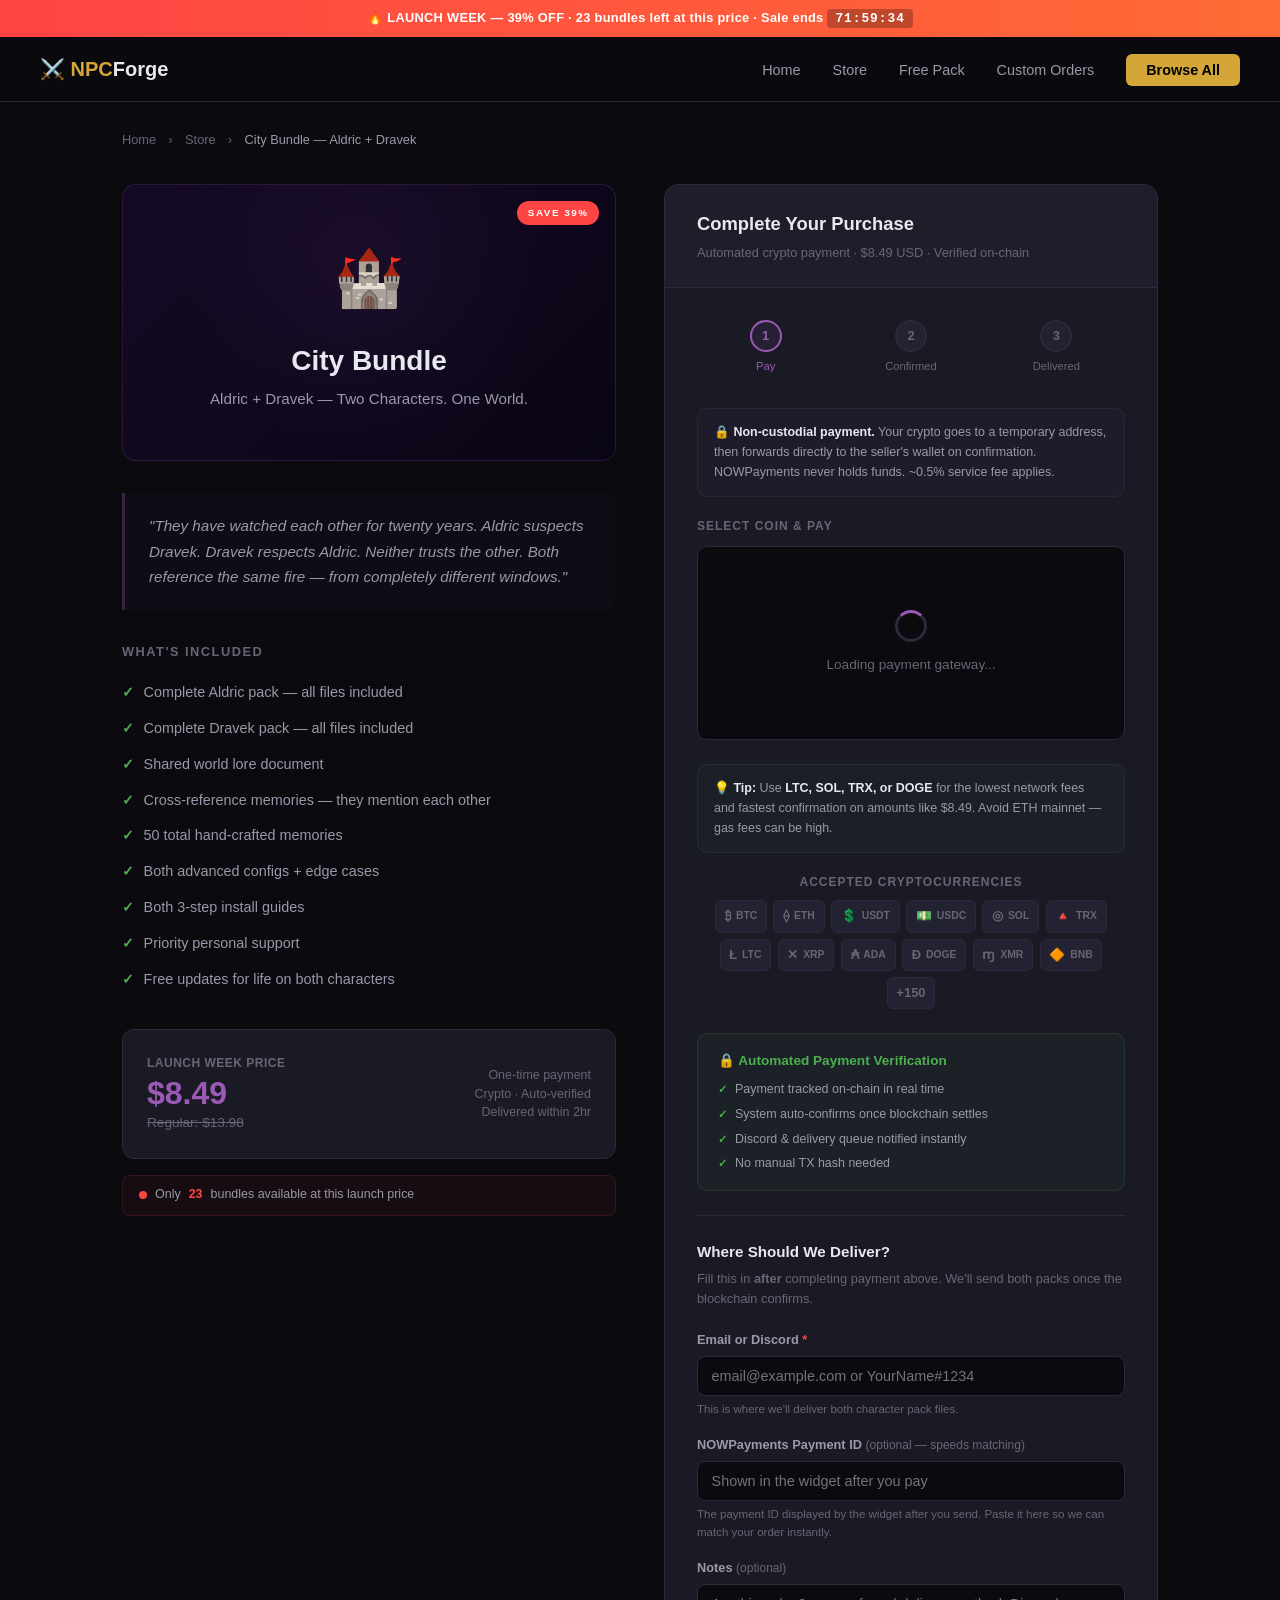
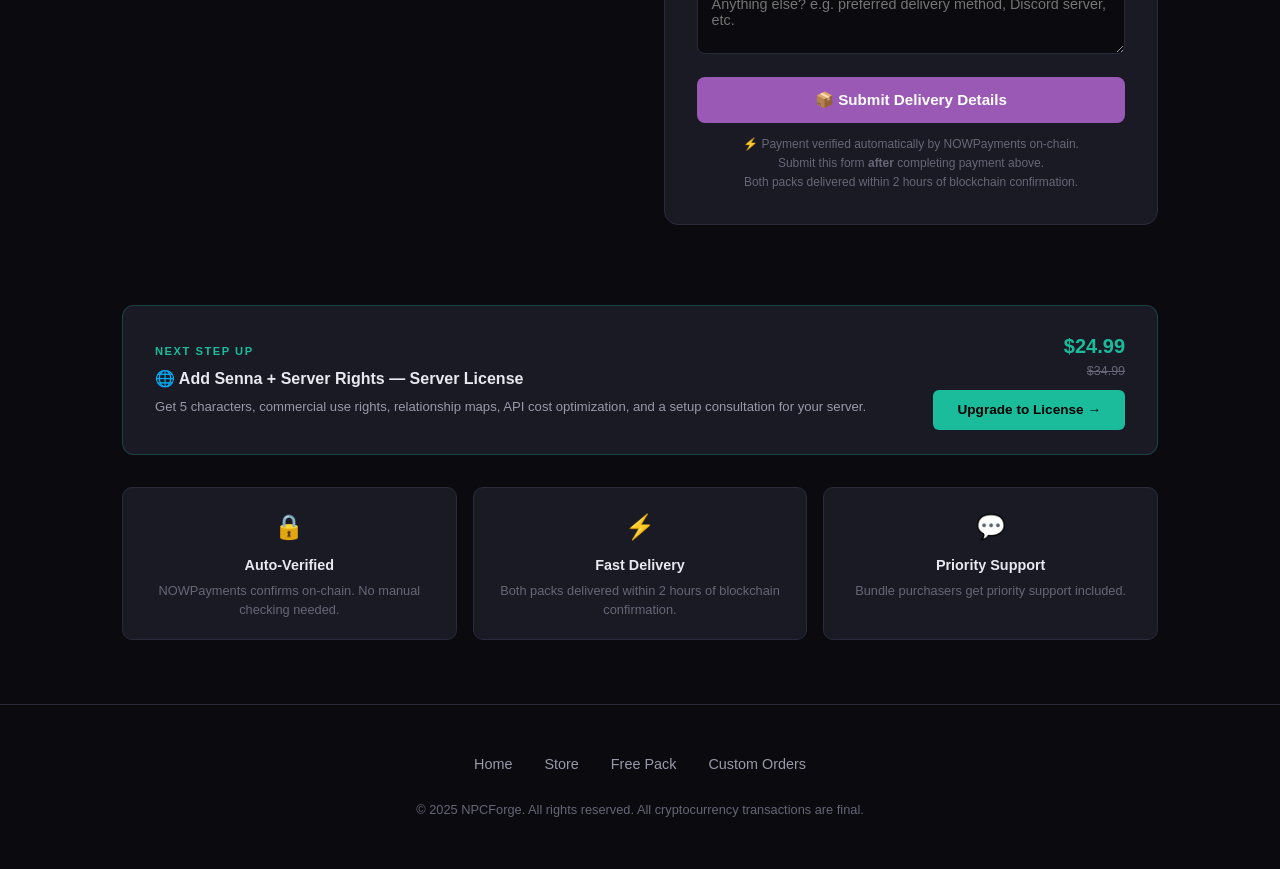
<file: pay-city-bundle.html>
<!DOCTYPE html>
<html lang="en">
<head>
    <meta charset="UTF-8">
    <meta name="viewport" content="width=device-width, initial-scale=1.0">
    <title>Buy City Bundle — NPCForge</title>
    <meta name="description" content="Purchase the City Bundle. Aldric + Dravek with shared world lore, 50 memories, cross-reference system. $8.49 launch price.">
    <meta name="robots" content="noindex, nofollow">
    <style>
        :root {
            --gold: #D4A537;
            --gold-light: #F2D06B;
            --bg-primary: #0A0A0F;
            --bg-secondary: #12121A;
            --bg-card: #1A1A25;
            --bg-card-hover: #222233;
            --text-primary: #E8E8F0;
            --text-secondary: #9999AA;
            --text-muted: #666677;
            --border: #2A2A3A;
            --green: #4CAF50;
            --red: #E74C3C;
            --blue: #3498DB;
            --urgent-red: #FF4444;
            --urgent-orange: #FF6B35;
            --purple: #9B59B6;
        }

        *, *::before, *::after { margin: 0; padding: 0; box-sizing: border-box; }
        html { scroll-behavior: smooth; }

        body {
            font-family: 'Segoe UI', -apple-system, BlinkMacSystemFont, sans-serif;
            background: var(--bg-primary);
            color: var(--text-primary);
            line-height: 1.6;
            overflow-x: hidden;
        }

        /* ── URGENCY STRIP ── */
        .urgency-strip {
            background: linear-gradient(90deg, #FF4444, #FF6B35, #FF4444);
            background-size: 200% 100%;
            animation: stripShift 3s ease infinite;
            color: #fff;
            text-align: center;
            padding: 0.5rem 1rem;
            font-size: 0.8rem;
            font-weight: 700;
            letter-spacing: 0.3px;
        }

        @keyframes stripShift {
            0%, 100% { background-position: 0% 50%; }
            50% { background-position: 100% 50%; }
        }

        .urgency-strip .strip-timer {
            background: rgba(0,0,0,0.25);
            padding: 0.15rem 0.5rem;
            border-radius: 4px;
            font-family: 'Courier New', monospace;
            letter-spacing: 1px;
        }

        /* ── NAV ── */
        nav {
            position: sticky;
            top: 0;
            z-index: 1000;
            background: rgba(10,10,15,0.97);
            backdrop-filter: blur(12px);
            border-bottom: 1px solid var(--border);
            padding: 0 2rem;
        }

        .nav-inner {
            max-width: 1200px;
            margin: 0 auto;
            display: flex;
            justify-content: space-between;
            align-items: center;
            height: 64px;
        }

        .nav-logo {
            font-size: 1.25rem;
            font-weight: 700;
            color: var(--gold);
            text-decoration: none;
        }

        .nav-logo span { color: var(--text-primary); }

        .nav-links {
            display: flex;
            gap: 2rem;
            list-style: none;
            align-items: center;
        }

        .nav-links a {
            color: var(--text-secondary);
            text-decoration: none;
            font-size: 0.9rem;
            font-weight: 500;
            transition: color 0.2s;
        }

        .nav-links a:hover { color: var(--gold); }

        .nav-links .nav-cta {
            background: var(--gold);
            color: #000;
            padding: 0.5rem 1.25rem;
            border-radius: 6px;
            font-weight: 600;
        }

        .nav-links .nav-cta:hover { background: var(--gold-light); color: #000; }

        .nav-toggle {
            display: none;
            background: none;
            border: none;
            color: var(--text-primary);
            font-size: 1.5rem;
            cursor: pointer;
        }

        /* ── BREADCRUMB ── */
        .breadcrumb {
            max-width: 1100px;
            margin: 0 auto;
            padding: 1.5rem 2rem 0;
        }

        .breadcrumb a {
            color: var(--text-muted);
            text-decoration: none;
            font-size: 0.8rem;
            transition: color 0.2s;
        }

        .breadcrumb a:hover { color: var(--gold); }
        .breadcrumb .sep { color: var(--text-muted); margin: 0 0.5rem; font-size: 0.75rem; }
        .breadcrumb .current { color: var(--text-secondary); font-size: 0.8rem; }

        /* ── MAIN LAYOUT ── */
        .pay-layout {
            max-width: 1100px;
            margin: 0 auto;
            padding: 2rem 2rem 5rem;
            display: grid;
            grid-template-columns: 1fr 1fr;
            gap: 3rem;
            align-items: start;
        }

        /* ── LEFT: PRODUCT INFO ── */
        .product-info {
            position: sticky;
            top: 5rem;
        }

        .product-banner {
            background: linear-gradient(135deg, #150a25 0%, #0a0515 100%);
            border-radius: 14px;
            padding: 3rem 2rem;
            text-align: center;
            margin-bottom: 2rem;
            border: 1px solid rgba(155,89,182,0.2);
            position: relative;
            overflow: hidden;
        }

        .product-banner::before {
            content: '';
            position: absolute;
            inset: 0;
            background: radial-gradient(circle at 50% 30%, rgba(155,89,182,0.07) 0%, transparent 60%);
            pointer-events: none;
        }

        .product-banner .p-icon { font-size: 3.5rem; margin-bottom: 1rem; position: relative; z-index: 1; }
        .product-banner h1 { font-size: 1.75rem; font-weight: 800; margin-bottom: 0.25rem; position: relative; z-index: 1; }
        .product-banner .p-role { color: var(--text-secondary); font-size: 0.95rem; position: relative; z-index: 1; }

        .launch-badge {
            position: absolute;
            top: 1rem; right: 1rem;
            background: var(--urgent-red);
            color: #fff;
            font-size: 0.62rem;
            font-weight: 800;
            letter-spacing: 1.5px;
            text-transform: uppercase;
            padding: 0.25rem 0.65rem;
            border-radius: 50px;
            z-index: 1;
        }

        .product-quote {
            color: var(--text-secondary);
            font-style: italic;
            font-size: 0.95rem;
            line-height: 1.7;
            padding: 1.25rem 1.5rem;
            border-left: 3px solid rgba(155,89,182,0.3);
            background: rgba(155,89,182,0.03);
            border-radius: 0 10px 10px 0;
            margin-bottom: 2rem;
        }

        .product-details h3 {
            font-size: 0.8rem;
            font-weight: 700;
            color: var(--text-muted);
            letter-spacing: 1.5px;
            text-transform: uppercase;
            margin-bottom: 0.75rem;
        }

        .product-features {
            list-style: none;
            margin-bottom: 2rem;
        }

        .product-features li {
            font-size: 0.9rem;
            color: var(--text-secondary);
            padding: 0.4rem 0;
            display: flex;
            align-items: flex-start;
            gap: 0.6rem;
        }

        .product-features li::before {
            content: '✓';
            color: var(--green);
            font-weight: 700;
            flex-shrink: 0;
        }

        .product-price-box {
            background: var(--bg-card);
            border: 1px solid var(--border);
            border-radius: 12px;
            padding: 1.5rem;
            display: flex;
            align-items: center;
            justify-content: space-between;
        }

        .price-left .price-label {
            color: var(--text-muted);
            font-size: 0.75rem;
            font-weight: 600;
            letter-spacing: 0.5px;
            text-transform: uppercase;
            margin-bottom: 0.25rem;
        }

        .price-left .price-value {
            font-size: 2rem;
            font-weight: 800;
            color: var(--purple);
            line-height: 1;
        }

        .price-left .price-original {
            font-size: 0.85rem;
            color: var(--text-muted);
            text-decoration: line-through;
            margin-top: 0.15rem;
        }

        .price-right { text-align: right; }

        .price-right .price-note {
            color: var(--text-muted);
            font-size: 0.78rem;
            line-height: 1.5;
        }

        .stock-counter {
            display: flex;
            align-items: center;
            gap: 0.5rem;
            margin-top: 1rem;
            background: rgba(255,68,68,0.05);
            border: 1px solid rgba(255,68,68,0.15);
            border-radius: 8px;
            padding: 0.6rem 1rem;
            font-size: 0.78rem;
            color: var(--text-secondary);
        }

        .stock-dot {
            width: 8px; height: 8px;
            border-radius: 50%;
            background: var(--urgent-red);
            animation: sPulse 1.5s ease-in-out infinite;
            flex-shrink: 0;
        }

        @keyframes sPulse {
            0%, 100% { opacity: 1; transform: scale(1); }
            50% { opacity: 0.4; transform: scale(0.75); }
        }

        .stock-counter strong { color: var(--urgent-red); }

        /* ── RIGHT: PAYMENT PANEL ── */
        .payment-panel {
            background: var(--bg-card);
            border: 1px solid var(--border);
            border-radius: 14px;
            overflow: hidden;
        }

        .payment-header {
            padding: 1.5rem 2rem;
            border-bottom: 1px solid var(--border);
            background: rgba(42,42,58,0.3);
        }

        .payment-header h2 { font-size: 1.15rem; font-weight: 700; margin-bottom: 0.25rem; }
        .payment-header p { color: var(--text-muted); font-size: 0.8rem; }

        .payment-body { padding: 2rem; }

        /* ── STEP INDICATOR ── */
        .pay-steps {
            display: flex;
            gap: 0.5rem;
            margin-bottom: 2rem;
        }

        .pay-step { flex: 1; text-align: center; }

        .step-dot {
            display: inline-flex;
            align-items: center;
            justify-content: center;
            width: 32px; height: 32px;
            border-radius: 50%;
            background: var(--bg-card-hover);
            border: 2px solid var(--border);
            color: var(--text-muted);
            font-size: 0.8rem;
            font-weight: 700;
            margin-bottom: 0.4rem;
            transition: all 0.3s;
        }

        .pay-step.active .step-dot {
            background: rgba(155,89,182,0.1);
            border-color: var(--purple);
            color: var(--purple);
        }

        .pay-step.completed .step-dot {
            background: rgba(76,175,80,0.15);
            border-color: var(--green);
            color: var(--green);
        }

        .step-label {
            font-size: 0.7rem;
            color: var(--text-muted);
            font-weight: 500;
        }

        .pay-step.active .step-label { color: var(--purple); }
        .pay-step.completed .step-label { color: var(--green); }

        /* ── INFO BOXES ── */
        .info-box {
            border-radius: 10px;
            padding: 0.85rem 1rem;
            margin-bottom: 1.25rem;
            font-size: 0.78rem;
            line-height: 1.6;
        }

        .info-box-purple {
            background: rgba(155,89,182,0.04);
            border: 1px solid rgba(155,89,182,0.12);
            color: var(--text-secondary);
        }

        .info-box-green {
            background: rgba(76,175,80,0.04);
            border: 1px solid rgba(76,175,80,0.12);
            color: var(--text-secondary);
        }

        .info-box-verify {
            background: rgba(76,175,80,0.05);
            border: 1px solid rgba(76,175,80,0.15);
            padding: 1rem 1.25rem;
            margin-bottom: 1.5rem;
            border-radius: 10px;
        }

        .info-box-verify h4 {
            font-size: 0.85rem;
            font-weight: 700;
            color: var(--green);
            margin-bottom: 0.5rem;
            display: flex;
            align-items: center;
            gap: 0.4rem;
        }

        .info-box-verify ul {
            list-style: none;
            display: flex;
            flex-direction: column;
            gap: 0.3rem;
        }

        .info-box-verify li {
            font-size: 0.78rem;
            color: var(--text-secondary);
            display: flex;
            align-items: center;
            gap: 0.5rem;
        }

        .info-box-verify li::before {
            content: '✓';
            color: var(--green);
            font-weight: 700;
            font-size: 0.7rem;
            flex-shrink: 0;
        }

        .info-box strong { color: var(--text-primary); }

        /* ── NOWPAYMENTS WIDGET ── */
        .widget-section-label {
            font-size: 0.75rem;
            font-weight: 700;
            color: var(--text-muted);
            letter-spacing: 1px;
            text-transform: uppercase;
            margin-bottom: 0.6rem;
        }

        .widget-wrapper {
            background: var(--bg-primary);
            border: 1px solid var(--border);
            border-radius: 10px;
            padding: 1rem;
            min-height: 180px;
            margin-bottom: 1.5rem;
            position: relative;
        }

        .widget-loading {
            display: flex;
            flex-direction: column;
            align-items: center;
            justify-content: center;
            gap: 0.75rem;
            color: var(--text-muted);
            font-size: 0.85rem;
            min-height: 160px;
        }

        .widget-spinner {
            width: 32px; height: 32px;
            border: 3px solid var(--border);
            border-top-color: var(--purple);
            border-radius: 50%;
            animation: wSpin 0.8s linear infinite;
        }

        @keyframes wSpin { to { transform: rotate(360deg); } }

        /* ── COIN BADGES ── */
        .coin-badges {
            display: flex;
            flex-wrap: wrap;
            gap: 0.4rem;
            margin-bottom: 1.5rem;
            justify-content: center;
        }

        .coin-badge {
            background: var(--bg-card-hover);
            border: 1px solid var(--border);
            border-radius: 6px;
            padding: 0.3rem 0.55rem;
            font-size: 0.65rem;
            font-weight: 600;
            color: var(--text-muted);
            display: inline-flex;
            align-items: center;
            gap: 0.3rem;
        }

        .coin-badge-icon { font-size: 0.8rem; }

        /* ── DELIVERY FORM ── */
        .delivery-section {
            border-top: 1px solid var(--border);
            padding-top: 1.5rem;
            margin-top: 0.5rem;
        }

        .delivery-section h3 {
            font-size: 0.95rem;
            font-weight: 700;
            margin-bottom: 0.25rem;
        }

        .delivery-section > p {
            font-size: 0.8rem;
            color: var(--text-muted);
            margin-bottom: 1.25rem;
        }

        .form-group { margin-bottom: 1rem; }

        .form-group label {
            display: block;
            font-size: 0.8rem;
            font-weight: 600;
            margin-bottom: 0.35rem;
            color: var(--text-secondary);
        }

        .form-group .required { color: var(--urgent-red); }

        .form-group .optional {
            color: var(--text-muted);
            font-weight: 400;
            font-size: 0.75rem;
        }

        .form-group input,
        .form-group textarea {
            width: 100%;
            padding: 0.7rem 0.85rem;
            background: var(--bg-primary);
            border: 1px solid var(--border);
            border-radius: 8px;
            color: var(--text-primary);
            font-size: 0.9rem;
            font-family: inherit;
            outline: none;
            transition: border-color 0.2s;
        }

        .form-group input:focus,
        .form-group textarea:focus { border-color: var(--purple); }

        .form-group textarea { min-height: 70px; resize: vertical; }

        .form-hint {
            font-size: 0.72rem;
            color: var(--text-muted);
            margin-top: 0.25rem;
        }

        .submit-btn {
            display: flex;
            align-items: center;
            justify-content: center;
            gap: 0.5rem;
            width: 100%;
            padding: 0.85rem 1.5rem;
            border-radius: 8px;
            font-size: 0.95rem;
            font-weight: 700;
            border: none;
            cursor: pointer;
            transition: all 0.2s;
            background: var(--purple);
            color: #fff;
        }

        .submit-btn:hover {
            background: #a96bc4;
            transform: translateY(-1px);
            box-shadow: 0 6px 20px rgba(155,89,182,0.2);
        }

        .submit-note {
            text-align: center;
            color: var(--text-muted);
            font-size: 0.75rem;
            margin-top: 0.75rem;
            line-height: 1.6;
        }

        /* ── TRUST BAR ── */
        .trust-bar {
            max-width: 1100px;
            margin: 0 auto;
            padding: 0 2rem 4rem;
        }

        .trust-grid {
            display: grid;
            grid-template-columns: repeat(3, 1fr);
            gap: 1rem;
        }

        .trust-item {
            background: var(--bg-card);
            border: 1px solid var(--border);
            border-radius: 10px;
            padding: 1.25rem;
            text-align: center;
        }

        .trust-icon { font-size: 1.5rem; margin-bottom: 0.5rem; }
        .trust-item h4 { font-size: 0.9rem; font-weight: 700; margin-bottom: 0.25rem; }
        .trust-item p { color: var(--text-muted); font-size: 0.8rem; line-height: 1.5; }

        /* ── UPSELL ── */
        .upsell-bar {
            max-width: 1100px;
            margin: 0 auto;
            padding: 0 2rem 2rem;
        }

        .upsell-card {
            background: var(--bg-card);
            border: 1px solid rgba(26,188,156,0.25);
            border-radius: 12px;
            padding: 1.5rem 2rem;
            display: flex;
            align-items: center;
            justify-content: space-between;
            gap: 1.5rem;
        }

        .upsell-text { flex: 1; }
        .upsell-text .upsell-label { font-size: 0.7rem; font-weight: 700; letter-spacing: 1.5px; text-transform: uppercase; color: #1ABC9C; margin-bottom: 0.3rem; }
        .upsell-text h4 { font-size: 1rem; font-weight: 700; margin-bottom: 0.25rem; }
        .upsell-text p { font-size: 0.82rem; color: var(--text-secondary); }

        .upsell-action { text-align: right; flex-shrink: 0; }
        .upsell-price { font-size: 1.25rem; font-weight: 800; color: #1ABC9C; }
        .upsell-original { font-size: 0.78rem; color: var(--text-muted); text-decoration: line-through; margin-bottom: 0.5rem; }

        .upsell-btn {
            display: inline-block;
            padding: 0.55rem 1.5rem;
            background: #1ABC9C;
            color: #000;
            border-radius: 6px;
            font-size: 0.85rem;
            font-weight: 700;
            text-decoration: none;
            transition: all 0.2s;
        }

        .upsell-btn:hover { background: #2EE0BA; transform: translateY(-1px); }

        /* ── FOOTER ── */
        footer {
            padding: 3rem 2rem;
            border-top: 1px solid var(--border);
            text-align: center;
        }

        .footer-links {
            display: flex;
            justify-content: center;
            gap: 2rem;
            margin-bottom: 1.5rem;
            flex-wrap: wrap;
        }

        .footer-links a {
            color: var(--text-secondary);
            text-decoration: none;
            font-size: 0.9rem;
            transition: color 0.2s;
        }

        .footer-links a:hover { color: var(--gold); }
        .footer-copy { color: var(--text-muted); font-size: 0.8rem; }

        /* ── RESPONSIVE ── */
        @media (max-width: 900px) {
            .pay-layout { grid-template-columns: 1fr; }
            .product-info { position: static; }
            .trust-grid { grid-template-columns: 1fr; }
            .upsell-card { flex-direction: column; text-align: center; }
            .upsell-action { text-align: center; }
        }

        @media (max-width: 650px) {
            .nav-links {
                display: none; position: absolute; top: 64px; left: 0; right: 0;
                background: rgba(10,10,15,0.98); flex-direction: column;
                padding: 1.5rem 2rem; gap: 1rem; border-bottom: 1px solid var(--border);
            }
            .nav-links.open { display: flex; }
            .nav-toggle { display: block; }
            .product-price-box { flex-direction: column; text-align: center; gap: 0.75rem; }
            .coin-badges { gap: 0.3rem; }
            .coin-badge { font-size: 0.6rem; padding: 0.25rem 0.4rem; }
        }
    </style>
</head>
<body>

<!-- ── URGENCY STRIP ── -->
<div class="urgency-strip">
    🔥 LAUNCH WEEK — 39% OFF · <span id="stockCount">12</span> bundles left at this price · Sale ends <span class="strip-timer" id="stripTimer">00:00:00</span>
</div>

<!-- ── NAV ── -->
<nav>
    <div class="nav-inner">
        <a href="index.html" class="nav-logo">⚔️ NPC<span>Forge</span></a>
        <button class="nav-toggle" onclick="document.querySelector('.nav-links').classList.toggle('open')" aria-label="Menu">☰</button>
        <ul class="nav-links">
            <li><a href="index.html">Home</a></li>
            <li><a href="store.html">Store</a></li>
            <li><a href="free.html">Free Pack</a></li>
            <li><a href="custom.html">Custom Orders</a></li>
            <li><a href="store.html" class="nav-cta">Browse All</a></li>
        </ul>
    </div>
</nav>

<!-- ── BREADCRUMB ── -->
<div class="breadcrumb">
    <a href="index.html">Home</a>
    <span class="sep">›</span>
    <a href="store.html">Store</a>
    <span class="sep">›</span>
    <span class="current">City Bundle — Aldric + Dravek</span>
</div>

<!-- ── MAIN LAYOUT ── -->
<div class="pay-layout">

    <!-- LEFT: PRODUCT INFO -->
    <div class="product-info">
        <div class="product-banner">
            <span class="launch-badge">Save 39%</span>
            <div class="p-icon">🏰</div>
            <h1>City Bundle</h1>
            <div class="p-role">Aldric + Dravek — Two Characters. One World.</div>
        </div>

        <div class="product-quote">
            "They have watched each other for twenty years. Aldric suspects Dravek. Dravek respects Aldric. Neither trusts the other. Both reference the same fire — from completely different windows."
        </div>

        <div class="product-details">
            <h3>What's Included</h3>
            <ul class="product-features">
                <li>Complete Aldric pack — all files included</li>
                <li>Complete Dravek pack — all files included</li>
                <li>Shared world lore document</li>
                <li>Cross-reference memories — they mention each other</li>
                <li>50 total hand-crafted memories</li>
                <li>Both advanced configs + edge cases</li>
                <li>Both 3-step install guides</li>
                <li>Priority personal support</li>
                <li>Free updates for life on both characters</li>
            </ul>
        </div>

        <div class="product-price-box">
            <div class="price-left">
                <div class="price-label">Launch Week Price</div>
                <div class="price-value">$8.49</div>
                <div class="price-original">Regular: $13.98</div>
            </div>
            <div class="price-right">
                <div class="price-note">One-time payment<br>Crypto · Auto-verified<br>Delivered within 2hr</div>
            </div>
        </div>

        <div class="stock-counter">
            <span class="stock-dot"></span>
            Only <strong id="stockDisplay">12</strong> bundles available at this launch price
        </div>
    </div>

    <!-- RIGHT: PAYMENT PANEL -->
    <div class="payment-panel">
        <div class="payment-header">
            <h2>Complete Your Purchase</h2>
            <p>Automated crypto payment · $8.49 USD · Verified on-chain</p>
        </div>

        <div class="payment-body">

            <!-- STEPS -->
            <div class="pay-steps">
                <div class="pay-step active" id="pstep-1">
                    <div class="step-dot">1</div>
                    <div class="step-label">Pay</div>
                </div>
                <div class="pay-step" id="pstep-2">
                    <div class="step-dot">2</div>
                    <div class="step-label">Confirmed</div>
                </div>
                <div class="pay-step" id="pstep-3">
                    <div class="step-dot">3</div>
                    <div class="step-label">Delivered</div>
                </div>
            </div>

            <!-- NON-CUSTODIAL EXPLAINER -->
            <div class="info-box info-box-purple">
                🔒 <strong>Non-custodial payment.</strong>
                Your crypto goes to a temporary address, then forwards
                directly to the seller's wallet on confirmation.
                NOWPayments never holds funds. ~0.5% service fee applies.
            </div>

            <!-- NOWPAYMENTS WIDGET -->
            <div class="widget-section-label">Select Coin & Pay</div>
            <div class="widget-wrapper" id="widget-wrapper">
                <!-- Loading state -->
                <div class="widget-loading" id="widget-loader">
                    <div class="widget-spinner"></div>
                    <span>Loading payment gateway...</span>
                </div>

                <!-- NOWPayments Widget -->
                <div id="nowpayments-widget"
                     data-api-key="9QX1T0A-KEXMG9W-GGE42GV-2FHCKC3"
                     data-amount="8.49"
                     data-currency="usd"
                     data-style="dark"
                     data-is-fee-paid-by-user="true"
                     style="width:100%;">
                </div>
            </div>

            <!-- LOW FEE TIP -->
            <div class="info-box info-box-green">
                💡 <strong>Tip:</strong>
                Use <strong>LTC, SOL, TRX, or DOGE</strong> for the lowest network fees
                and fastest confirmation on amounts like $8.49.
                Avoid ETH mainnet — gas fees can be high.
            </div>

            <!-- ACCEPTED COINS -->
            <div class="widget-section-label" style="text-align:center; margin-bottom:0.5rem;">Accepted Cryptocurrencies</div>
            <div class="coin-badges">
                <span class="coin-badge"><span class="coin-badge-icon">₿</span>BTC</span>
                <span class="coin-badge"><span class="coin-badge-icon">⟠</span>ETH</span>
                <span class="coin-badge"><span class="coin-badge-icon">💲</span>USDT</span>
                <span class="coin-badge"><span class="coin-badge-icon">💵</span>USDC</span>
                <span class="coin-badge"><span class="coin-badge-icon">◎</span>SOL</span>
                <span class="coin-badge"><span class="coin-badge-icon">🔺</span>TRX</span>
                <span class="coin-badge"><span class="coin-badge-icon">Ł</span>LTC</span>
                <span class="coin-badge"><span class="coin-badge-icon">✕</span>XRP</span>
                <span class="coin-badge"><span class="coin-badge-icon">₳</span>ADA</span>
                <span class="coin-badge"><span class="coin-badge-icon">Ð</span>DOGE</span>
                <span class="coin-badge"><span class="coin-badge-icon">ɱ</span>XMR</span>
                <span class="coin-badge"><span class="coin-badge-icon">🔶</span>BNB</span>
                <span class="coin-badge"><span class="coin-badge-icon">+150</span></span>
            </div>

            <!-- AUTOMATED VERIFICATION -->
            <div class="info-box-verify">
                <h4>🔒 Automated Payment Verification</h4>
                <ul>
                    <li>Payment tracked on-chain in real time</li>
                    <li>System auto-confirms once blockchain settles</li>
                    <li>Discord &amp; delivery queue notified instantly</li>
                    <li>No manual TX hash needed</li>
                </ul>
            </div>

            <!-- DELIVERY CONTACT FORM -->
            <div class="delivery-section">
                <h3>Where Should We Deliver?</h3>
                <p>Fill this in <strong>after</strong> completing payment above. We'll send both packs once the blockchain confirms.</p>

                <form
                    action="https://script.google.com/macros/s/AKfycbwWp83QEMpN2BWhCZwSNzkmhUN7Tnpji-N8Gej9qt_gxAeX_mqTYx-Xv6vNfM19CG8I/exec"
                    method="POST"
                >
                    <!-- Hidden fields for Apps Script routing -->
                    <input type="hidden" name="source" value="city_bundle_checkout_form">
                    <input type="hidden" name="product" value="City Bundle — Aldric + Dravek ($8.49 Launch Price)">

                    <!-- Contact -->
                    <div class="form-group">
                        <label>
                            Email or Discord <span class="required">*</span>
                        </label>
                        <input type="text" name="contact" placeholder="email@example.com or YourName#1234" required>
                        <div class="form-hint">This is where we'll deliver both character pack files.</div>
                    </div>

                    <!-- NOWPayments Payment ID -->
                    <div class="form-group">
                        <label>
                            NOWPayments Payment ID <span class="optional">(optional — speeds matching)</span>
                        </label>
                        <input type="text" name="nowpayments_payment_id" placeholder="Shown in the widget after you pay">
                        <div class="form-hint">The payment ID displayed by the widget after you send. Paste it here so we can match your order instantly.</div>
                    </div>

                    <!-- Notes -->
                    <div class="form-group">
                        <label>
                            Notes <span class="optional">(optional)</span>
                        </label>
                        <textarea name="notes" placeholder="Anything else? e.g. preferred delivery method, Discord server, etc."></textarea>
                    </div>

                    <!-- Submit -->
                    <button type="submit" class="submit-btn">📦 Submit Delivery Details</button>

                    <p class="submit-note">
                        ⚡ Payment verified automatically by NOWPayments on-chain.<br>
                        Submit this form <strong>after</strong> completing payment above.<br>
                        Both packs delivered within 2 hours of blockchain confirmation.
                    </p>
                </form>
            </div>

        </div>
    </div>

</div>

<!-- ── UPSELL ── -->
<div class="upsell-bar">
    <div class="upsell-card">
        <div class="upsell-text">
            <div class="upsell-label">Next Step Up</div>
            <h4>🌐 Add Senna + Server Rights — Server License</h4>
            <p>Get 5 characters, commercial use rights, relationship maps, API cost optimization, and a setup consultation for your server.</p>
        </div>
        <div class="upsell-action">
            <div class="upsell-price">$24.99</div>
            <div class="upsell-original">$34.99</div>
            <a href="pay-server-license.html" class="upsell-btn">Upgrade to License →</a>
        </div>
    </div>
</div>

<!-- ── TRUST ── -->
<div class="trust-bar">
    <div class="trust-grid">
        <div class="trust-item">
            <div class="trust-icon">🔒</div>
            <h4>Auto-Verified</h4>
            <p>NOWPayments confirms on-chain. No manual checking needed.</p>
        </div>
        <div class="trust-item">
            <div class="trust-icon">⚡</div>
            <h4>Fast Delivery</h4>
            <p>Both packs delivered within 2 hours of blockchain confirmation.</p>
        </div>
        <div class="trust-item">
            <div class="trust-icon">💬</div>
            <h4>Priority Support</h4>
            <p>Bundle purchasers get priority support included.</p>
        </div>
    </div>
</div>

<!-- ── FOOTER ── -->
<footer>
    <div class="footer-links">
        <a href="index.html">Home</a>
        <a href="store.html">Store</a>
        <a href="free.html">Free Pack</a>
        <a href="custom.html">Custom Orders</a>
    </div>
    <p class="footer-copy">© 2025 NPCForge. All rights reserved. All cryptocurrency transactions are final.</p>
</footer>

<!-- NOWPayments Widget Script -->
<script src="https://nowpayments.io/widget/widget.js" async></script>

<script>
(function () {
    'use strict';

    /* ─── COUNTDOWN ─── */
    var SALE_DURATION = 72 * 60 * 60 * 1000;
    var STORAGE_KEY = 'npcforge_sale_end_v2';

    function getSaleEnd() {
        var s = localStorage.getItem(STORAGE_KEY);
        if (s) { var e = parseInt(s, 10); if (e > Date.now()) return e; }
        var n = Date.now() + SALE_DURATION;
        localStorage.setItem(STORAGE_KEY, n.toString());
        return n;
    }

    var saleEnd = getSaleEnd();

    function pad(n) { return n < 10 ? '0' + n : '' + n; }

    function fmt(ms) {
        if (ms <= 0) return '00:00:00';
        var t = Math.floor(ms / 1000);
        return pad(Math.floor(t / 3600)) + ':' + pad(Math.floor((t % 3600) / 60)) + ':' + pad(t % 60);
    }

    function tick() {
        var r = saleEnd - Date.now();
        if (r <= 0) {
            saleEnd = Date.now() + SALE_DURATION;
            localStorage.setItem(STORAGE_KEY, saleEnd.toString());
            r = SALE_DURATION;
        }
        var el = document.getElementById('stripTimer');
        if (el) el.textContent = fmt(r);
    }

    tick();
    setInterval(tick, 1000);

    /* ─── STOCK ─── */
    var SK = 'npcforge_stock_v2';
    var stock = (function () {
        var r = localStorage.getItem(SK);
        if (r) {
            try {
                var d = JSON.parse(r);
                if (d.saleEnd === saleEnd) return d;
            } catch (e) {}
        }
        var i = {
            saleEnd: saleEnd,
            aldric: 50, dravek: 50, bundle: 25,
            pro: 15, license: 10, retainer: 5, hero: 47
        };
        localStorage.setItem(SK, JSON.stringify(i));
        return i;
    })();

    function renderStock() {
        var s = document.getElementById('stockCount');
        var d = document.getElementById('stockDisplay');
        if (s) s.textContent = stock.bundle;
        if (d) d.textContent = stock.bundle;
    }

    renderStock();

    /* ─── WIDGET LOAD DETECTION ─── */
    var widgetCheck = setInterval(function () {
        var wrapper = document.getElementById('widget-wrapper');
        var loader = document.getElementById('widget-loader');
        if (!wrapper || !loader) return;

        var iframe = wrapper.querySelector('iframe');
        var widgetEl = wrapper.querySelector('.nowpayments-widget-container, .np-widget');

        if (iframe || widgetEl) {
            loader.style.display = 'none';
            clearInterval(widgetCheck);
        }
    }, 500);

    // Fallback: hide loader after 8 seconds
    setTimeout(function () {
        var loader = document.getElementById('widget-loader');
        if (loader) loader.style.display = 'none';
        clearInterval(widgetCheck);
    }, 8000);

    /* ─── MOBILE NAV ─── */
    document.addEventListener('click', function (e) {
        var navLinks = document.querySelector('.nav-links');
        var tog = document.querySelector('.nav-toggle');
        if (navLinks && navLinks.classList.contains('open') && !navLinks.contains(e.target) && !tog.contains(e.target)) {
            navLinks.classList.remove('open');
        }
    });

})();
</script>

</body>
</html>
</file>
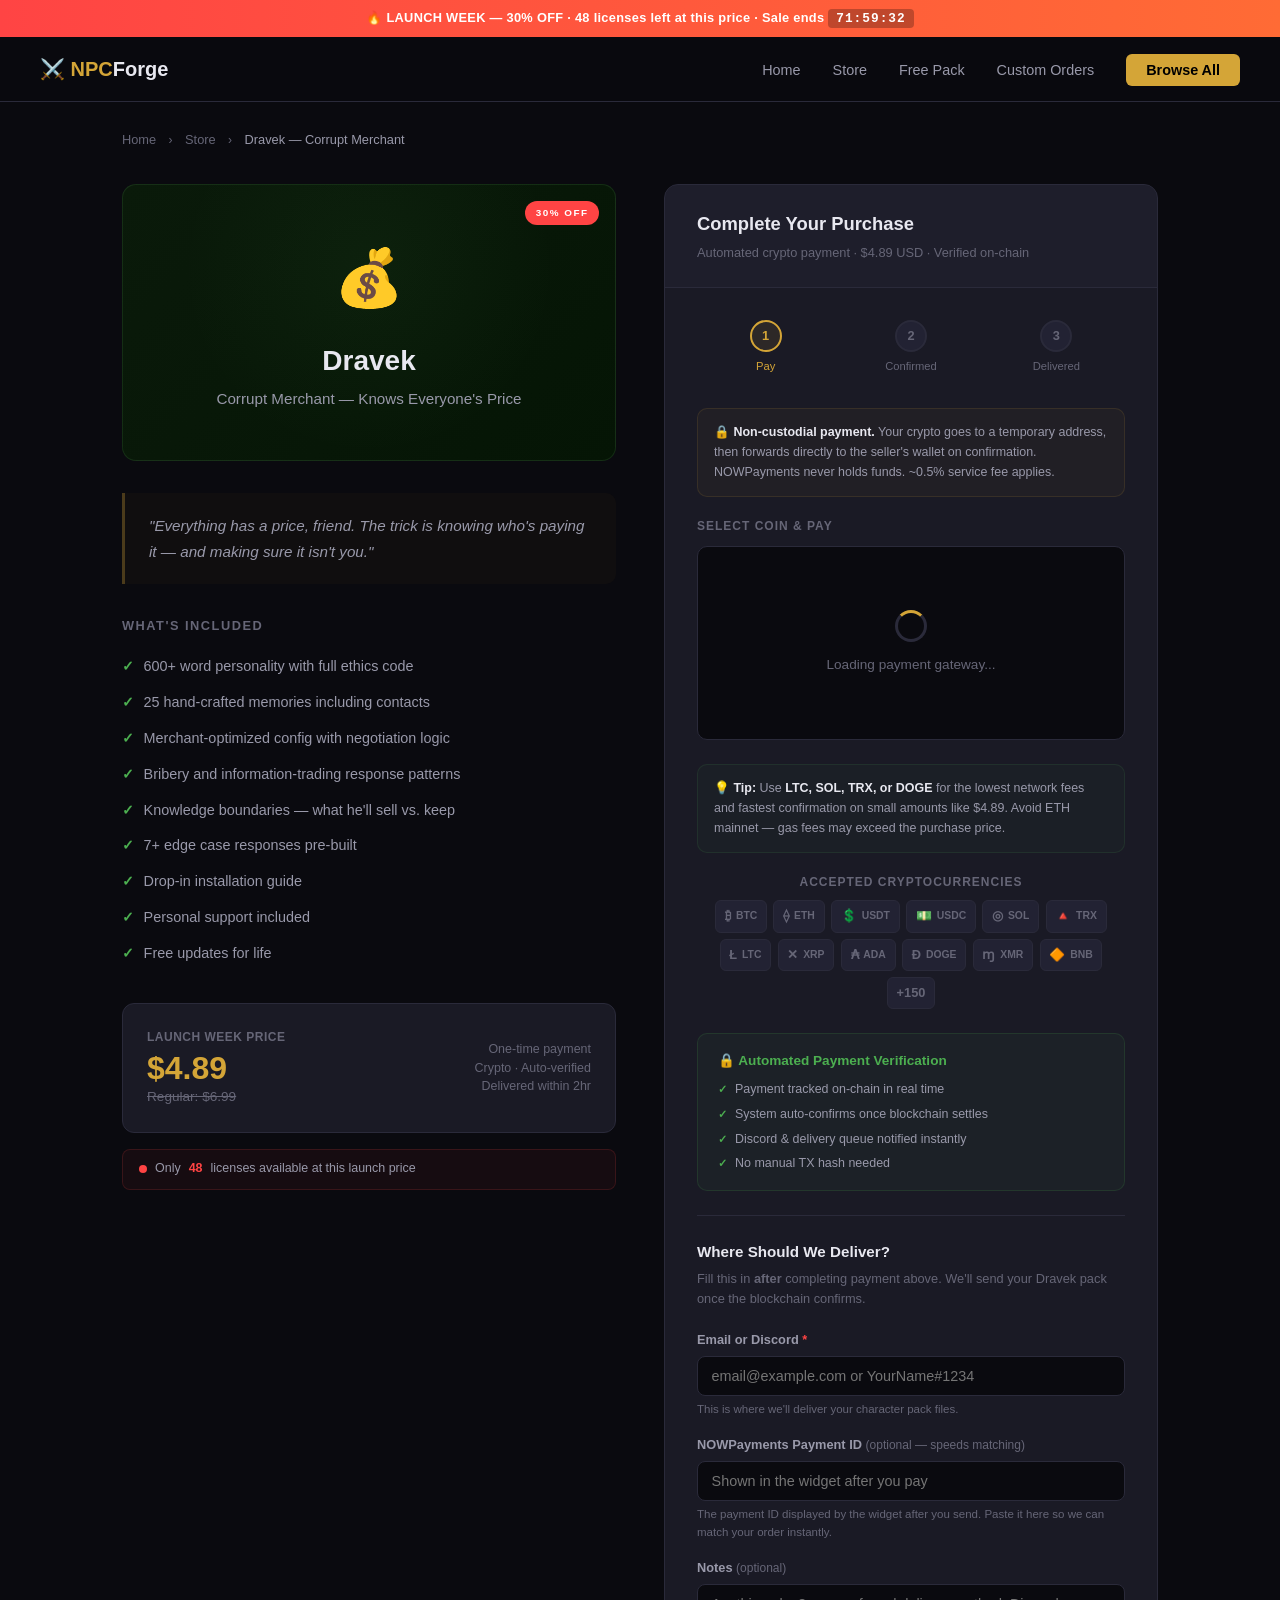
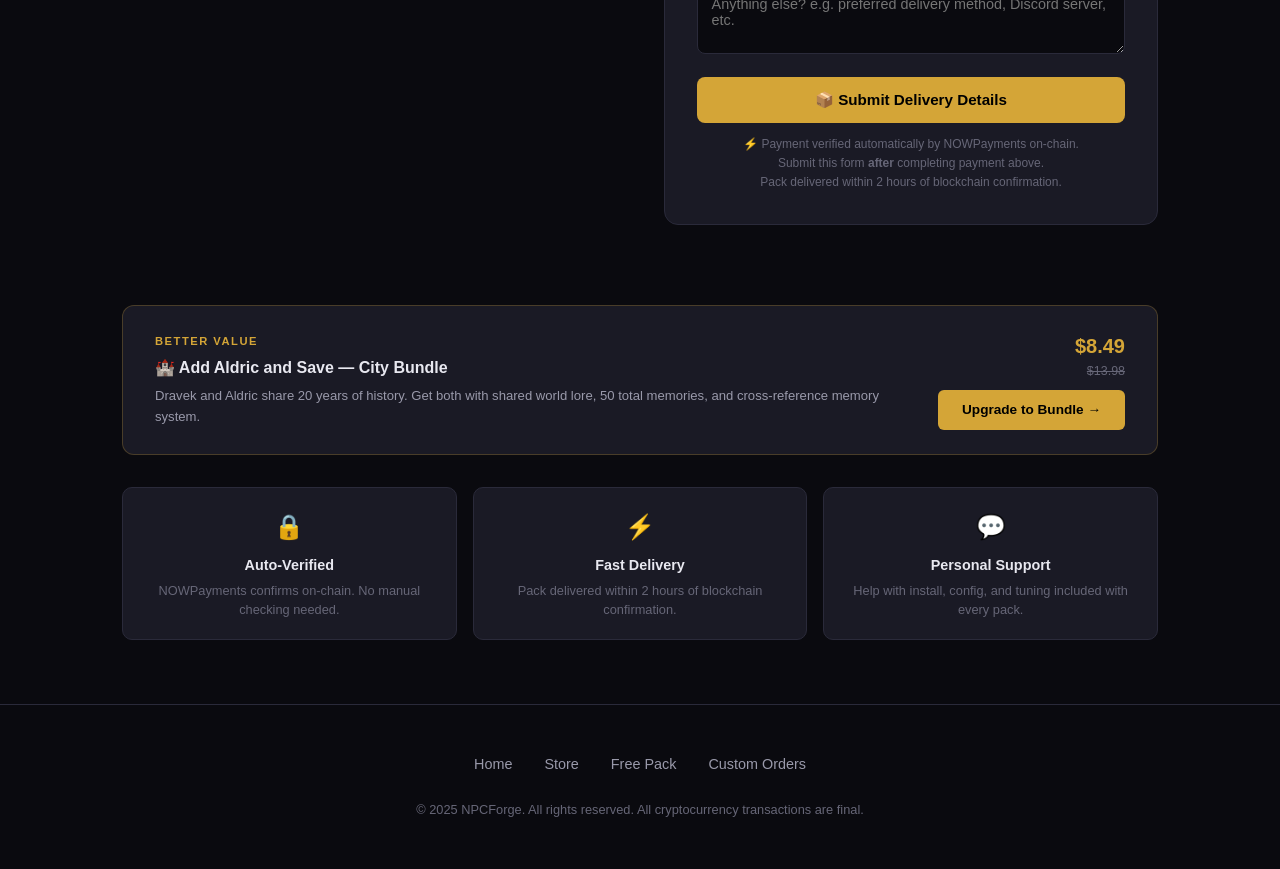
<file: pay-dravek.html>
<!DOCTYPE html>
<html lang="en">
<head>
    <meta charset="UTF-8">
    <meta name="viewport" content="width=device-width, initial-scale=1.0">
    <title>Buy Dravek — NPCForge</title>
    <meta name="description" content="Purchase the Dravek character pack. Corrupt Merchant with full ethics code, 25 memories, negotiation config. $4.89 launch price.">
    <meta property="og:title" content="Buy Dravek — NPCForge">
    <meta property="og:description" content="Dravek: everything has a price. Full personality with ethics code, 25 memories, merchant-optimized config.">
    <meta property="og:type" content="website">
    <meta property="og:url" content="https://npcforge.github.io/pay-dravek.html">
    <link rel="canonical" href="https://npcforge.github.io/pay-dravek.html">
    <meta name="robots" content="noindex, nofollow">
    <style>
        :root {
            --gold: #D4A537;
            --gold-light: #F2D06B;
            --bg-primary: #0A0A0F;
            --bg-secondary: #12121A;
            --bg-card: #1A1A25;
            --bg-card-hover: #222233;
            --text-primary: #E8E8F0;
            --text-secondary: #9999AA;
            --text-muted: #666677;
            --border: #2A2A3A;
            --green: #4CAF50;
            --red: #E74C3C;
            --blue: #3498DB;
            --urgent-red: #FF4444;
            --urgent-orange: #FF6B35;
        }

        *, *::before, *::after { margin: 0; padding: 0; box-sizing: border-box; }
        html { scroll-behavior: smooth; }

        body {
            font-family: 'Segoe UI', -apple-system, BlinkMacSystemFont, sans-serif;
            background: var(--bg-primary);
            color: var(--text-primary);
            line-height: 1.6;
            overflow-x: hidden;
        }

        /* ── URGENCY STRIP ── */
        .urgency-strip {
            background: linear-gradient(90deg, #FF4444, #FF6B35, #FF4444);
            background-size: 200% 100%;
            animation: stripShift 3s ease infinite;
            color: #fff;
            text-align: center;
            padding: 0.5rem 1rem;
            font-size: 0.8rem;
            font-weight: 700;
            letter-spacing: 0.3px;
        }

        @keyframes stripShift {
            0%, 100% { background-position: 0% 50%; }
            50% { background-position: 100% 50%; }
        }

        .urgency-strip .strip-timer {
            background: rgba(0,0,0,0.25);
            padding: 0.15rem 0.5rem;
            border-radius: 4px;
            font-family: 'Courier New', monospace;
            letter-spacing: 1px;
        }

        /* ── NAV ── */
        nav {
            position: sticky;
            top: 0;
            z-index: 1000;
            background: rgba(10,10,15,0.97);
            backdrop-filter: blur(12px);
            border-bottom: 1px solid var(--border);
            padding: 0 2rem;
        }

        .nav-inner {
            max-width: 1200px;
            margin: 0 auto;
            display: flex;
            justify-content: space-between;
            align-items: center;
            height: 64px;
        }

        .nav-logo {
            font-size: 1.25rem;
            font-weight: 700;
            color: var(--gold);
            text-decoration: none;
        }

        .nav-logo span { color: var(--text-primary); }

        .nav-links {
            display: flex;
            gap: 2rem;
            list-style: none;
            align-items: center;
        }

        .nav-links a {
            color: var(--text-secondary);
            text-decoration: none;
            font-size: 0.9rem;
            font-weight: 500;
            transition: color 0.2s;
        }

        .nav-links a:hover { color: var(--gold); }

        .nav-links .nav-cta {
            background: var(--gold);
            color: #000;
            padding: 0.5rem 1.25rem;
            border-radius: 6px;
            font-weight: 600;
        }

        .nav-links .nav-cta:hover { background: var(--gold-light); color: #000; }

        .nav-toggle {
            display: none;
            background: none;
            border: none;
            color: var(--text-primary);
            font-size: 1.5rem;
            cursor: pointer;
        }

        /* ── BREADCRUMB ── */
        .breadcrumb {
            max-width: 1100px;
            margin: 0 auto;
            padding: 1.5rem 2rem 0;
        }

        .breadcrumb a {
            color: var(--text-muted);
            text-decoration: none;
            font-size: 0.8rem;
            transition: color 0.2s;
        }

        .breadcrumb a:hover { color: var(--gold); }
        .breadcrumb .sep { color: var(--text-muted); margin: 0 0.5rem; font-size: 0.75rem; }
        .breadcrumb .current { color: var(--text-secondary); font-size: 0.8rem; }

        /* ── MAIN LAYOUT ── */
        .pay-layout {
            max-width: 1100px;
            margin: 0 auto;
            padding: 2rem 2rem 5rem;
            display: grid;
            grid-template-columns: 1fr 1fr;
            gap: 3rem;
            align-items: start;
        }

        /* ── LEFT: PRODUCT INFO ── */
        .product-info {
            position: sticky;
            top: 5rem;
        }

        .product-banner {
            background: linear-gradient(135deg, #0a1a0a 0%, #051505 100%);
            border-radius: 14px;
            padding: 3rem 2rem;
            text-align: center;
            margin-bottom: 2rem;
            border: 1px solid rgba(100,180,100,0.15);
            position: relative;
            overflow: hidden;
        }

        .product-banner::before {
            content: '';
            position: absolute;
            inset: 0;
            background: radial-gradient(circle at 50% 30%, rgba(100,200,100,0.05) 0%, transparent 60%);
            pointer-events: none;
        }

        .product-banner .p-icon { font-size: 3.5rem; margin-bottom: 1rem; position: relative; z-index: 1; }
        .product-banner h1 { font-size: 1.75rem; font-weight: 800; margin-bottom: 0.25rem; position: relative; z-index: 1; }
        .product-banner .p-role { color: var(--text-secondary); font-size: 0.95rem; position: relative; z-index: 1; }

        .launch-badge {
            position: absolute;
            top: 1rem; right: 1rem;
            background: var(--urgent-red);
            color: #fff;
            font-size: 0.62rem;
            font-weight: 800;
            letter-spacing: 1.5px;
            text-transform: uppercase;
            padding: 0.25rem 0.65rem;
            border-radius: 50px;
            z-index: 1;
        }

        .product-quote {
            color: var(--text-secondary);
            font-style: italic;
            font-size: 0.95rem;
            line-height: 1.7;
            padding: 1.25rem 1.5rem;
            border-left: 3px solid rgba(212,165,55,0.3);
            background: rgba(212,165,55,0.03);
            border-radius: 0 10px 10px 0;
            margin-bottom: 2rem;
        }

        .product-details h3 {
            font-size: 0.8rem;
            font-weight: 700;
            color: var(--text-muted);
            letter-spacing: 1.5px;
            text-transform: uppercase;
            margin-bottom: 0.75rem;
        }

        .product-features {
            list-style: none;
            margin-bottom: 2rem;
        }

        .product-features li {
            font-size: 0.9rem;
            color: var(--text-secondary);
            padding: 0.4rem 0;
            display: flex;
            align-items: flex-start;
            gap: 0.6rem;
        }

        .product-features li::before {
            content: '✓';
            color: var(--green);
            font-weight: 700;
            flex-shrink: 0;
        }

        .product-price-box {
            background: var(--bg-card);
            border: 1px solid var(--border);
            border-radius: 12px;
            padding: 1.5rem;
            display: flex;
            align-items: center;
            justify-content: space-between;
        }

        .price-left .price-label {
            color: var(--text-muted);
            font-size: 0.75rem;
            font-weight: 600;
            letter-spacing: 0.5px;
            text-transform: uppercase;
            margin-bottom: 0.25rem;
        }

        .price-left .price-value {
            font-size: 2rem;
            font-weight: 800;
            color: var(--gold);
            line-height: 1;
        }

        .price-left .price-original {
            font-size: 0.85rem;
            color: var(--text-muted);
            text-decoration: line-through;
            margin-top: 0.15rem;
        }

        .price-right { text-align: right; }

        .price-right .price-note {
            color: var(--text-muted);
            font-size: 0.78rem;
            line-height: 1.5;
        }

        .stock-counter {
            display: flex;
            align-items: center;
            gap: 0.5rem;
            margin-top: 1rem;
            background: rgba(255,68,68,0.05);
            border: 1px solid rgba(255,68,68,0.15);
            border-radius: 8px;
            padding: 0.6rem 1rem;
            font-size: 0.78rem;
            color: var(--text-secondary);
        }

        .stock-dot {
            width: 8px; height: 8px;
            border-radius: 50%;
            background: var(--urgent-red);
            animation: sPulse 1.5s ease-in-out infinite;
            flex-shrink: 0;
        }

        @keyframes sPulse {
            0%, 100% { opacity: 1; transform: scale(1); }
            50% { opacity: 0.4; transform: scale(0.75); }
        }

        .stock-counter strong { color: var(--urgent-red); }

        /* ── RIGHT: PAYMENT PANEL ── */
        .payment-panel {
            background: var(--bg-card);
            border: 1px solid var(--border);
            border-radius: 14px;
            overflow: hidden;
        }

        .payment-header {
            padding: 1.5rem 2rem;
            border-bottom: 1px solid var(--border);
            background: rgba(42,42,58,0.3);
        }

        .payment-header h2 { font-size: 1.15rem; font-weight: 700; margin-bottom: 0.25rem; }
        .payment-header p { color: var(--text-muted); font-size: 0.8rem; }

        .payment-body { padding: 2rem; }

        /* ── STEP INDICATOR ── */
        .pay-steps {
            display: flex;
            gap: 0.5rem;
            margin-bottom: 2rem;
        }

        .pay-step { flex: 1; text-align: center; }

        .step-dot {
            display: inline-flex;
            align-items: center;
            justify-content: center;
            width: 32px; height: 32px;
            border-radius: 50%;
            background: var(--bg-card-hover);
            border: 2px solid var(--border);
            color: var(--text-muted);
            font-size: 0.8rem;
            font-weight: 700;
            margin-bottom: 0.4rem;
            transition: all 0.3s;
        }

        .pay-step.active .step-dot {
            background: rgba(212,165,55,0.1);
            border-color: var(--gold);
            color: var(--gold);
        }

        .pay-step.completed .step-dot {
            background: rgba(76,175,80,0.15);
            border-color: var(--green);
            color: var(--green);
        }

        .step-label {
            font-size: 0.7rem;
            color: var(--text-muted);
            font-weight: 500;
        }

        .pay-step.active .step-label { color: var(--gold); }
        .pay-step.completed .step-label { color: var(--green); }

        /* ── INFO BOXES ── */
        .info-box {
            border-radius: 10px;
            padding: 0.85rem 1rem;
            margin-bottom: 1.25rem;
            font-size: 0.78rem;
            line-height: 1.6;
        }

        .info-box-gold {
            background: rgba(212,165,55,0.04);
            border: 1px solid rgba(212,165,55,0.12);
            color: var(--text-secondary);
        }

        .info-box-green {
            background: rgba(76,175,80,0.04);
            border: 1px solid rgba(76,175,80,0.12);
            color: var(--text-secondary);
        }

        .info-box-verify {
            background: rgba(76,175,80,0.05);
            border: 1px solid rgba(76,175,80,0.15);
            padding: 1rem 1.25rem;
            margin-bottom: 1.5rem;
            border-radius: 10px;
        }

        .info-box-verify h4 {
            font-size: 0.85rem;
            font-weight: 700;
            color: var(--green);
            margin-bottom: 0.5rem;
            display: flex;
            align-items: center;
            gap: 0.4rem;
        }

        .info-box-verify ul {
            list-style: none;
            display: flex;
            flex-direction: column;
            gap: 0.3rem;
        }

        .info-box-verify li {
            font-size: 0.78rem;
            color: var(--text-secondary);
            display: flex;
            align-items: center;
            gap: 0.5rem;
        }

        .info-box-verify li::before {
            content: '✓';
            color: var(--green);
            font-weight: 700;
            font-size: 0.7rem;
            flex-shrink: 0;
        }

        .info-box strong { color: var(--text-primary); }

        /* ── NOWPAYMENTS WIDGET ── */
        .widget-section-label {
            font-size: 0.75rem;
            font-weight: 700;
            color: var(--text-muted);
            letter-spacing: 1px;
            text-transform: uppercase;
            margin-bottom: 0.6rem;
        }

        .widget-wrapper {
            background: var(--bg-primary);
            border: 1px solid var(--border);
            border-radius: 10px;
            padding: 1rem;
            min-height: 180px;
            margin-bottom: 1.5rem;
            position: relative;
        }

        .widget-loading {
            display: flex;
            flex-direction: column;
            align-items: center;
            justify-content: center;
            gap: 0.75rem;
            color: var(--text-muted);
            font-size: 0.85rem;
            min-height: 160px;
        }

        .widget-spinner {
            width: 32px; height: 32px;
            border: 3px solid var(--border);
            border-top-color: var(--gold);
            border-radius: 50%;
            animation: wSpin 0.8s linear infinite;
        }

        @keyframes wSpin { to { transform: rotate(360deg); } }

        /* ── COIN BADGES ── */
        .coin-badges {
            display: flex;
            flex-wrap: wrap;
            gap: 0.4rem;
            margin-bottom: 1.5rem;
            justify-content: center;
        }

        .coin-badge {
            background: var(--bg-card-hover);
            border: 1px solid var(--border);
            border-radius: 6px;
            padding: 0.3rem 0.55rem;
            font-size: 0.65rem;
            font-weight: 600;
            color: var(--text-muted);
            display: inline-flex;
            align-items: center;
            gap: 0.3rem;
        }

        .coin-badge-icon { font-size: 0.8rem; }

        /* ── DELIVERY FORM ── */
        .delivery-section {
            border-top: 1px solid var(--border);
            padding-top: 1.5rem;
            margin-top: 0.5rem;
        }

        .delivery-section h3 {
            font-size: 0.95rem;
            font-weight: 700;
            margin-bottom: 0.25rem;
        }

        .delivery-section > p {
            font-size: 0.8rem;
            color: var(--text-muted);
            margin-bottom: 1.25rem;
        }

        .form-group { margin-bottom: 1rem; }

        .form-group label {
            display: block;
            font-size: 0.8rem;
            font-weight: 600;
            margin-bottom: 0.35rem;
            color: var(--text-secondary);
        }

        .form-group .required { color: var(--urgent-red); }

        .form-group .optional {
            color: var(--text-muted);
            font-weight: 400;
            font-size: 0.75rem;
        }

        .form-group input,
        .form-group textarea {
            width: 100%;
            padding: 0.7rem 0.85rem;
            background: var(--bg-primary);
            border: 1px solid var(--border);
            border-radius: 8px;
            color: var(--text-primary);
            font-size: 0.9rem;
            font-family: inherit;
            outline: none;
            transition: border-color 0.2s;
        }

        .form-group input:focus,
        .form-group textarea:focus { border-color: var(--gold); }

        .form-group textarea { min-height: 70px; resize: vertical; }

        .form-hint {
            font-size: 0.72rem;
            color: var(--text-muted);
            margin-top: 0.25rem;
        }

        .submit-btn {
            display: flex;
            align-items: center;
            justify-content: center;
            gap: 0.5rem;
            width: 100%;
            padding: 0.85rem 1.5rem;
            border-radius: 8px;
            font-size: 0.95rem;
            font-weight: 700;
            border: none;
            cursor: pointer;
            transition: all 0.2s;
            background: var(--gold);
            color: #000;
        }

        .submit-btn:hover {
            background: var(--gold-light);
            transform: translateY(-1px);
            box-shadow: 0 6px 20px rgba(212,165,55,0.2);
        }

        .submit-note {
            text-align: center;
            color: var(--text-muted);
            font-size: 0.75rem;
            margin-top: 0.75rem;
            line-height: 1.6;
        }

        /* ── TRUST BAR ── */
        .trust-bar {
            max-width: 1100px;
            margin: 0 auto;
            padding: 0 2rem 4rem;
        }

        .trust-grid {
            display: grid;
            grid-template-columns: repeat(3, 1fr);
            gap: 1rem;
        }

        .trust-item {
            background: var(--bg-card);
            border: 1px solid var(--border);
            border-radius: 10px;
            padding: 1.25rem;
            text-align: center;
        }

        .trust-icon { font-size: 1.5rem; margin-bottom: 0.5rem; }
        .trust-item h4 { font-size: 0.9rem; font-weight: 700; margin-bottom: 0.25rem; }
        .trust-item p { color: var(--text-muted); font-size: 0.8rem; line-height: 1.5; }

        /* ── UPSELL ── */
        .upsell-bar {
            max-width: 1100px;
            margin: 0 auto;
            padding: 0 2rem 2rem;
        }

        .upsell-card {
            background: var(--bg-card);
            border: 1px solid rgba(212,165,55,0.25);
            border-radius: 12px;
            padding: 1.5rem 2rem;
            display: flex;
            align-items: center;
            justify-content: space-between;
            gap: 1.5rem;
        }

        .upsell-text { flex: 1; }
        .upsell-text .upsell-label { font-size: 0.7rem; font-weight: 700; letter-spacing: 1.5px; text-transform: uppercase; color: var(--gold); margin-bottom: 0.3rem; }
        .upsell-text h4 { font-size: 1rem; font-weight: 700; margin-bottom: 0.25rem; }
        .upsell-text p { font-size: 0.82rem; color: var(--text-secondary); }

        .upsell-action { text-align: right; flex-shrink: 0; }
        .upsell-price { font-size: 1.25rem; font-weight: 800; color: var(--gold); }
        .upsell-original { font-size: 0.78rem; color: var(--text-muted); text-decoration: line-through; margin-bottom: 0.5rem; }

        .upsell-btn {
            display: inline-block;
            padding: 0.55rem 1.5rem;
            background: var(--gold);
            color: #000;
            border-radius: 6px;
            font-size: 0.85rem;
            font-weight: 700;
            text-decoration: none;
            transition: all 0.2s;
        }

        .upsell-btn:hover { background: var(--gold-light); transform: translateY(-1px); }

        /* ── FOOTER ── */
        footer {
            padding: 3rem 2rem;
            border-top: 1px solid var(--border);
            text-align: center;
        }

        .footer-links {
            display: flex;
            justify-content: center;
            gap: 2rem;
            margin-bottom: 1.5rem;
            flex-wrap: wrap;
        }

        .footer-links a {
            color: var(--text-secondary);
            text-decoration: none;
            font-size: 0.9rem;
            transition: color 0.2s;
        }

        .footer-links a:hover { color: var(--gold); }
        .footer-copy { color: var(--text-muted); font-size: 0.8rem; }

        /* ── RESPONSIVE ── */
        @media (max-width: 900px) {
            .pay-layout { grid-template-columns: 1fr; }
            .product-info { position: static; }
            .trust-grid { grid-template-columns: 1fr; }
            .upsell-card { flex-direction: column; text-align: center; }
            .upsell-action { text-align: center; }
        }

        @media (max-width: 650px) {
            .nav-links {
                display: none; position: absolute; top: 64px; left: 0; right: 0;
                background: rgba(10,10,15,0.98); flex-direction: column;
                padding: 1.5rem 2rem; gap: 1rem; border-bottom: 1px solid var(--border);
            }
            .nav-links.open { display: flex; }
            .nav-toggle { display: block; }
            .product-price-box { flex-direction: column; text-align: center; gap: 0.75rem; }
            .coin-badges { gap: 0.3rem; }
            .coin-badge { font-size: 0.6rem; padding: 0.25rem 0.4rem; }
        }
    </style>
</head>
<body>

<!-- ── URGENCY STRIP ── -->
<div class="urgency-strip">
    🔥 LAUNCH WEEK — 30% OFF · <span id="stockCount">19</span> licenses left at this price · Sale ends <span class="strip-timer" id="stripTimer">00:00:00</span>
</div>

<!-- ── NAV ── -->
<nav>
    <div class="nav-inner">
        <a href="index.html" class="nav-logo">⚔️ NPC<span>Forge</span></a>
        <button class="nav-toggle" onclick="document.querySelector('.nav-links').classList.toggle('open')" aria-label="Menu">☰</button>
        <ul class="nav-links">
            <li><a href="index.html">Home</a></li>
            <li><a href="store.html">Store</a></li>
            <li><a href="free.html">Free Pack</a></li>
            <li><a href="custom.html">Custom Orders</a></li>
            <li><a href="store.html" class="nav-cta">Browse All</a></li>
        </ul>
    </div>
</nav>

<!-- ── BREADCRUMB ── -->
<div class="breadcrumb">
    <a href="index.html">Home</a>
    <span class="sep">›</span>
    <a href="store.html">Store</a>
    <span class="sep">›</span>
    <span class="current">Dravek — Corrupt Merchant</span>
</div>

<!-- ── MAIN LAYOUT ── -->
<div class="pay-layout">

    <!-- LEFT: PRODUCT INFO -->
    <div class="product-info">
        <div class="product-banner">
            <span class="launch-badge">30% Off</span>
            <div class="p-icon">💰</div>
            <h1>Dravek</h1>
            <div class="p-role">Corrupt Merchant — Knows Everyone's Price</div>
        </div>

        <div class="product-quote">
            "Everything has a price, friend. The trick is knowing who's paying it — and making sure it isn't you."
        </div>

        <div class="product-details">
            <h3>What's Included</h3>
            <ul class="product-features">
                <li>600+ word personality with full ethics code</li>
                <li>25 hand-crafted memories including contacts</li>
                <li>Merchant-optimized config with negotiation logic</li>
                <li>Bribery and information-trading response patterns</li>
                <li>Knowledge boundaries — what he'll sell vs. keep</li>
                <li>7+ edge case responses pre-built</li>
                <li>Drop-in installation guide</li>
                <li>Personal support included</li>
                <li>Free updates for life</li>
            </ul>
        </div>

        <div class="product-price-box">
            <div class="price-left">
                <div class="price-label">Launch Week Price</div>
                <div class="price-value">$4.89</div>
                <div class="price-original">Regular: $6.99</div>
            </div>
            <div class="price-right">
                <div class="price-note">One-time payment<br>Crypto · Auto-verified<br>Delivered within 2hr</div>
            </div>
        </div>

        <div class="stock-counter">
            <span class="stock-dot"></span>
            Only <strong id="stockDisplay">19</strong> licenses available at this launch price
        </div>
    </div>

    <!-- RIGHT: PAYMENT PANEL -->
    <div class="payment-panel">
        <div class="payment-header">
            <h2>Complete Your Purchase</h2>
            <p>Automated crypto payment · $4.89 USD · Verified on-chain</p>
        </div>

        <div class="payment-body">

            <!-- STEPS -->
            <div class="pay-steps">
                <div class="pay-step active" id="pstep-1">
                    <div class="step-dot">1</div>
                    <div class="step-label">Pay</div>
                </div>
                <div class="pay-step" id="pstep-2">
                    <div class="step-dot">2</div>
                    <div class="step-label">Confirmed</div>
                </div>
                <div class="pay-step" id="pstep-3">
                    <div class="step-dot">3</div>
                    <div class="step-label">Delivered</div>
                </div>
            </div>

            <!-- NON-CUSTODIAL EXPLAINER -->
            <div class="info-box info-box-gold">
                🔒 <strong>Non-custodial payment.</strong>
                Your crypto goes to a temporary address, then forwards
                directly to the seller's wallet on confirmation.
                NOWPayments never holds funds. ~0.5% service fee applies.
            </div>

            <!-- NOWPAYMENTS WIDGET -->
            <div class="widget-section-label">Select Coin & Pay</div>
            <div class="widget-wrapper" id="widget-wrapper">
                <!-- Loading state -->
                <div class="widget-loading" id="widget-loader">
                    <div class="widget-spinner"></div>
                    <span>Loading payment gateway...</span>
                </div>

                <!-- NOWPayments Widget -->
                <div id="nowpayments-widget"
                     data-api-key="9QX1T0A-KEXMG9W-GGE42GV-2FHCKC3"
                     data-amount="4.89"
                     data-currency="usd"
                     data-style="dark"
                     data-is-fee-paid-by-user="true"
                     style="width:100%;">
                </div>
            </div>

            <!-- LOW FEE TIP -->
            <div class="info-box info-box-green">
                💡 <strong>Tip:</strong>
                Use <strong>LTC, SOL, TRX, or DOGE</strong> for the lowest network fees
                and fastest confirmation on small amounts like $4.89.
                Avoid ETH mainnet — gas fees may exceed the purchase price.
            </div>

            <!-- ACCEPTED COINS -->
            <div class="widget-section-label" style="text-align:center; margin-bottom:0.5rem;">Accepted Cryptocurrencies</div>
            <div class="coin-badges">
                <span class="coin-badge"><span class="coin-badge-icon">₿</span>BTC</span>
                <span class="coin-badge"><span class="coin-badge-icon">⟠</span>ETH</span>
                <span class="coin-badge"><span class="coin-badge-icon">💲</span>USDT</span>
                <span class="coin-badge"><span class="coin-badge-icon">💵</span>USDC</span>
                <span class="coin-badge"><span class="coin-badge-icon">◎</span>SOL</span>
                <span class="coin-badge"><span class="coin-badge-icon">🔺</span>TRX</span>
                <span class="coin-badge"><span class="coin-badge-icon">Ł</span>LTC</span>
                <span class="coin-badge"><span class="coin-badge-icon">✕</span>XRP</span>
                <span class="coin-badge"><span class="coin-badge-icon">₳</span>ADA</span>
                <span class="coin-badge"><span class="coin-badge-icon">Ð</span>DOGE</span>
                <span class="coin-badge"><span class="coin-badge-icon">ɱ</span>XMR</span>
                <span class="coin-badge"><span class="coin-badge-icon">🔶</span>BNB</span>
                <span class="coin-badge"><span class="coin-badge-icon">+150</span></span>
            </div>

            <!-- AUTOMATED VERIFICATION -->
            <div class="info-box-verify">
                <h4>🔒 Automated Payment Verification</h4>
                <ul>
                    <li>Payment tracked on-chain in real time</li>
                    <li>System auto-confirms once blockchain settles</li>
                    <li>Discord &amp; delivery queue notified instantly</li>
                    <li>No manual TX hash needed</li>
                </ul>
            </div>

            <!-- DELIVERY CONTACT FORM -->
            <div class="delivery-section">
                <h3>Where Should We Deliver?</h3>
                <p>Fill this in <strong>after</strong> completing payment above. We'll send your Dravek pack once the blockchain confirms.</p>

                <form
                    action="https://script.google.com/macros/s/AKfycbwWp83QEMpN2BWhCZwSNzkmhUN7Tnpji-N8Gej9qt_gxAeX_mqTYx-Xv6vNfM19CG8I/exec"
                    method="POST"
                >
                    <!-- Hidden fields for Apps Script routing -->
                    <input type="hidden" name="source" value="dravek_checkout_form">
                    <input type="hidden" name="product" value="Dravek — Corrupt Merchant ($4.89 Launch Price)">

                    <!-- Contact -->
                    <div class="form-group">
                        <label>
                            Email or Discord <span class="required">*</span>
                        </label>
                        <input type="text" name="contact" placeholder="email@example.com or YourName#1234" required>
                        <div class="form-hint">This is where we'll deliver your character pack files.</div>
                    </div>

                    <!-- NOWPayments Payment ID -->
                    <div class="form-group">
                        <label>
                            NOWPayments Payment ID <span class="optional">(optional — speeds matching)</span>
                        </label>
                        <input type="text" name="nowpayments_payment_id" placeholder="Shown in the widget after you pay">
                        <div class="form-hint">The payment ID displayed by the widget after you send. Paste it here so we can match your order instantly.</div>
                    </div>

                    <!-- Notes -->
                    <div class="form-group">
                        <label>
                            Notes <span class="optional">(optional)</span>
                        </label>
                        <textarea name="notes" placeholder="Anything else? e.g. preferred delivery method, Discord server, etc."></textarea>
                    </div>

                    <!-- Submit -->
                    <button type="submit" class="submit-btn">📦 Submit Delivery Details</button>

                    <p class="submit-note">
                        ⚡ Payment verified automatically by NOWPayments on-chain.<br>
                        Submit this form <strong>after</strong> completing payment above.<br>
                        Pack delivered within 2 hours of blockchain confirmation.
                    </p>
                </form>
            </div>

        </div>
    </div>

</div>

<!-- ── UPSELL ── -->
<div class="upsell-bar">
    <div class="upsell-card">
        <div class="upsell-text">
            <div class="upsell-label">Better Value</div>
            <h4>🏰 Add Aldric and Save — City Bundle</h4>
            <p>Dravek and Aldric share 20 years of history. Get both with shared world lore, 50 total memories, and cross-reference memory system.</p>
        </div>
        <div class="upsell-action">
            <div class="upsell-price">$8.49</div>
            <div class="upsell-original">$13.98</div>
            <a href="pay-city-bundle.html" class="upsell-btn">Upgrade to Bundle →</a>
        </div>
    </div>
</div>

<!-- ── TRUST ── -->
<div class="trust-bar">
    <div class="trust-grid">
        <div class="trust-item">
            <div class="trust-icon">🔒</div>
            <h4>Auto-Verified</h4>
            <p>NOWPayments confirms on-chain. No manual checking needed.</p>
        </div>
        <div class="trust-item">
            <div class="trust-icon">⚡</div>
            <h4>Fast Delivery</h4>
            <p>Pack delivered within 2 hours of blockchain confirmation.</p>
        </div>
        <div class="trust-item">
            <div class="trust-icon">💬</div>
            <h4>Personal Support</h4>
            <p>Help with install, config, and tuning included with every pack.</p>
        </div>
    </div>
</div>

<!-- ── FOOTER ── -->
<footer>
    <div class="footer-links">
        <a href="index.html">Home</a>
        <a href="store.html">Store</a>
        <a href="free.html">Free Pack</a>
        <a href="custom.html">Custom Orders</a>
    </div>
    <p class="footer-copy">© 2025 NPCForge. All rights reserved. All cryptocurrency transactions are final.</p>
</footer>

<!-- NOWPayments Widget Script -->
<script src="https://nowpayments.io/widget/widget.js" async></script>

<script>
(function () {
    'use strict';

    /* ─── COUNTDOWN ─── */
    var SALE_DURATION = 72 * 60 * 60 * 1000;
    var STORAGE_KEY = 'npcforge_sale_end_v2';

    function getSaleEnd() {
        var s = localStorage.getItem(STORAGE_KEY);
        if (s) { var e = parseInt(s, 10); if (e > Date.now()) return e; }
        var n = Date.now() + SALE_DURATION;
        localStorage.setItem(STORAGE_KEY, n.toString());
        return n;
    }

    var saleEnd = getSaleEnd();

    function pad(n) { return n < 10 ? '0' + n : '' + n; }

    function fmt(ms) {
        if (ms <= 0) return '00:00:00';
        var t = Math.floor(ms / 1000);
        return pad(Math.floor(t / 3600)) + ':' + pad(Math.floor((t % 3600) / 60)) + ':' + pad(t % 60);
    }

    function tick() {
        var r = saleEnd - Date.now();
        if (r <= 0) {
            saleEnd = Date.now() + SALE_DURATION;
            localStorage.setItem(STORAGE_KEY, saleEnd.toString());
            r = SALE_DURATION;
        }
        var el = document.getElementById('stripTimer');
        if (el) el.textContent = fmt(r);
    }

    tick();
    setInterval(tick, 1000);

    /* ─── STOCK ─── */
    var SK = 'npcforge_stock_v2';
    var stock = (function () {
        var r = localStorage.getItem(SK);
        if (r) {
            try {
                var d = JSON.parse(r);
                if (d.saleEnd === saleEnd) return d;
            } catch (e) {}
        }
        var i = {
            saleEnd: saleEnd,
            aldric: 50, dravek: 50, bundle: 25,
            pro: 15, license: 10, retainer: 5, hero: 47
        };
        localStorage.setItem(SK, JSON.stringify(i));
        return i;
    })();

    function renderStock() {
        var s = document.getElementById('stockCount');
        var d = document.getElementById('stockDisplay');
        if (s) s.textContent = stock.dravek;
        if (d) d.textContent = stock.dravek;
    }

    renderStock();

    /* ─── WIDGET LOAD DETECTION ─── */
    var widgetCheck = setInterval(function () {
        var wrapper = document.getElementById('widget-wrapper');
        var loader = document.getElementById('widget-loader');
        if (!wrapper || !loader) return;

        var iframe = wrapper.querySelector('iframe');
        var widgetEl = wrapper.querySelector('.nowpayments-widget-container, .np-widget');

        if (iframe || widgetEl) {
            loader.style.display = 'none';
            clearInterval(widgetCheck);
        }
    }, 500);

    // Fallback: hide loader after 8 seconds
    setTimeout(function () {
        var loader = document.getElementById('widget-loader');
        if (loader) loader.style.display = 'none';
        clearInterval(widgetCheck);
    }, 8000);

    /* ─── MOBILE NAV ─── */
    document.addEventListener('click', function (e) {
        var navLinks = document.querySelector('.nav-links');
        var tog = document.querySelector('.nav-toggle');
        if (navLinks && navLinks.classList.contains('open') && !navLinks.contains(e.target) && !tog.contains(e.target)) {
            navLinks.classList.remove('open');
        }
    });

})();
</script>

</body>
</html>
</file>
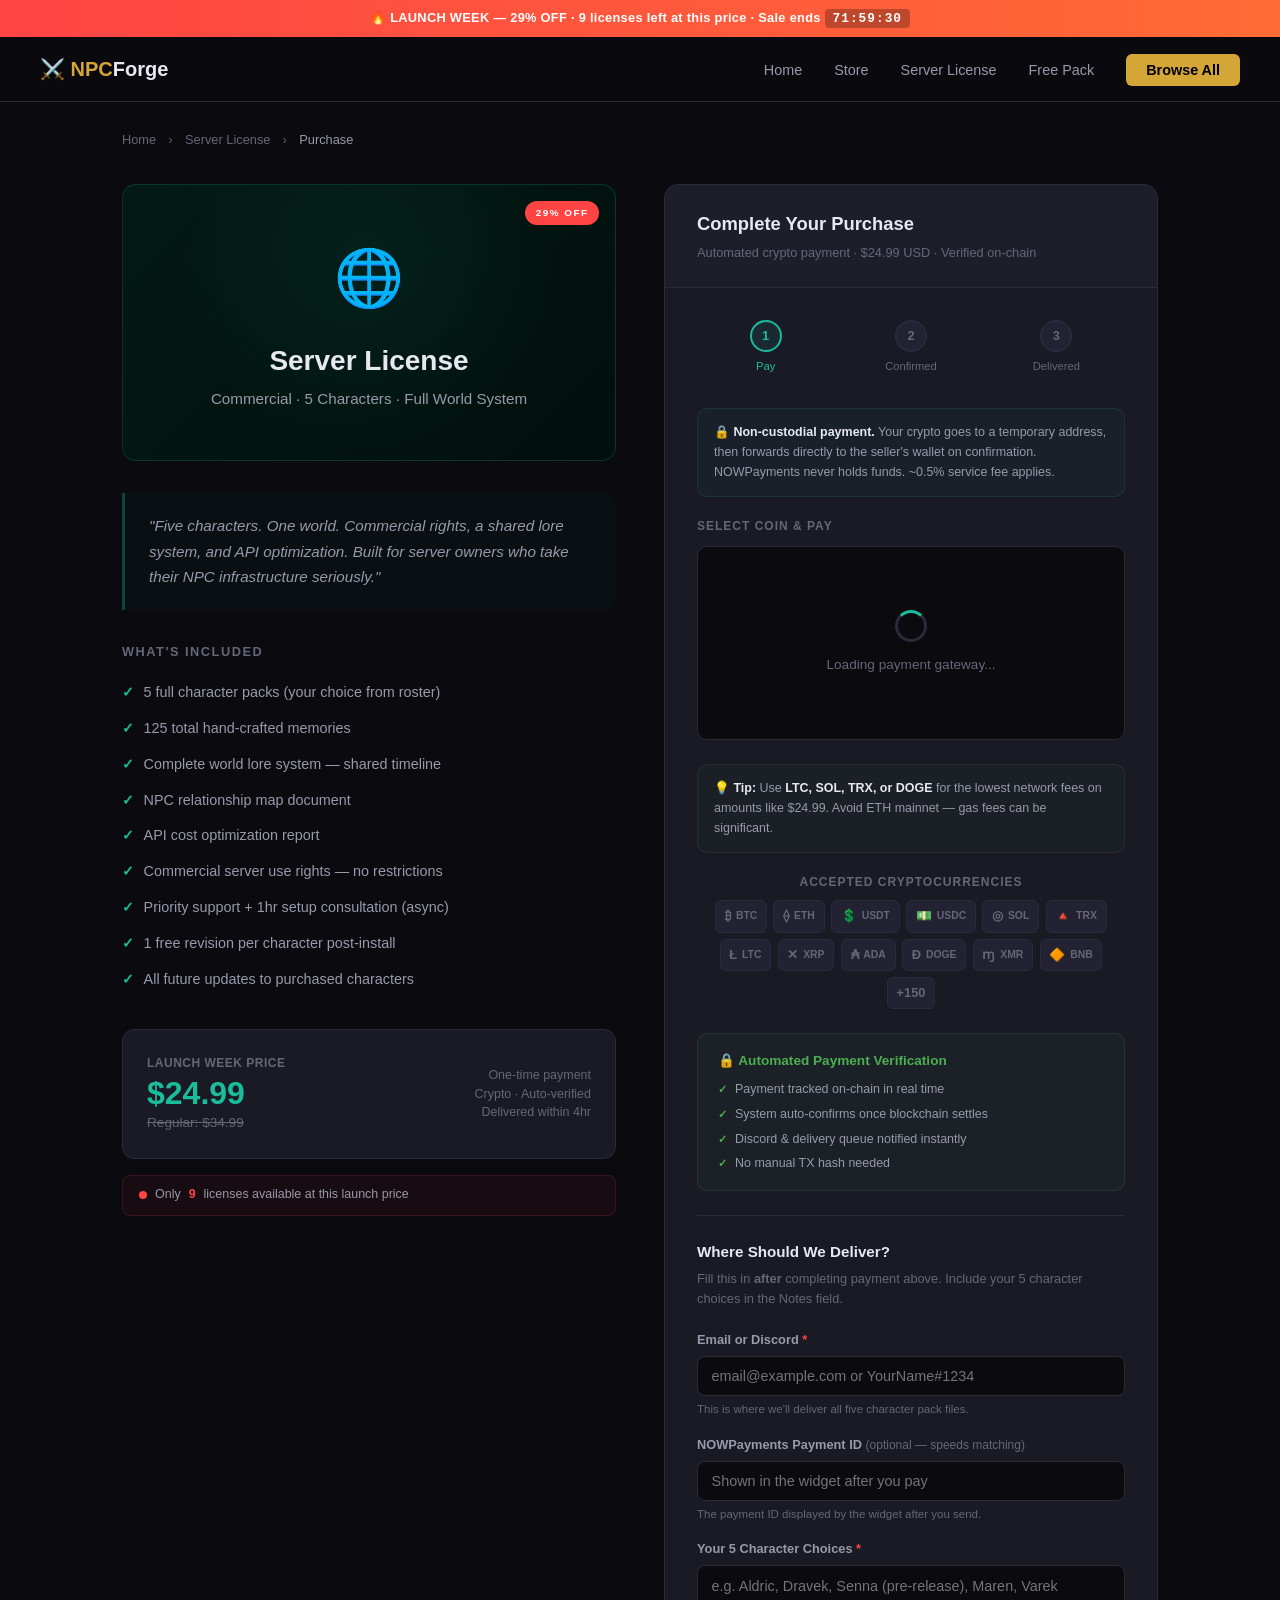
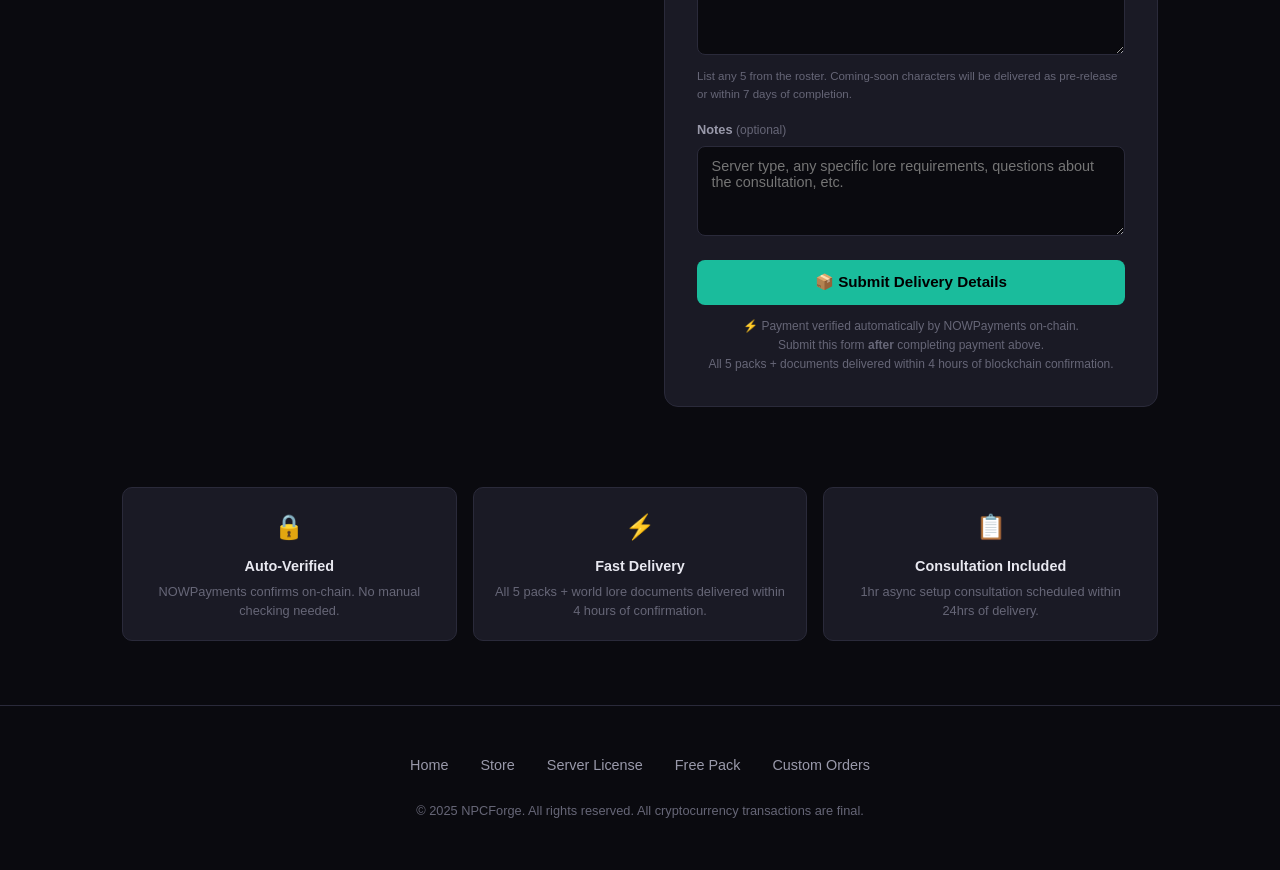
<file: pay-server-license.html>
<!DOCTYPE html>
<html lang="en">
<head>
    <meta charset="UTF-8">
    <meta name="viewport" content="width=device-width, initial-scale=1.0">
    <title>Buy Server License — NPCForge</title>
    <meta name="description" content="Purchase the NPCForge Server License. 5 characters, commercial rights, world lore system, API optimization, setup consultation. $24.99 launch price.">
    <meta name="robots" content="noindex, nofollow">
    <style>
        :root {
            --gold: #D4A537;
            --gold-light: #F2D06B;
            --bg-primary: #0A0A0F;
            --bg-secondary: #12121A;
            --bg-card: #1A1A25;
            --bg-card-hover: #222233;
            --text-primary: #E8E8F0;
            --text-secondary: #9999AA;
            --text-muted: #666677;
            --border: #2A2A3A;
            --green: #4CAF50;
            --red: #E74C3C;
            --urgent-red: #FF4444;
            --urgent-orange: #FF6B35;
            --teal: #1ABC9C;
            --teal-light: #2EE0BA;
        }

        *, *::before, *::after { margin: 0; padding: 0; box-sizing: border-box; }
        html { scroll-behavior: smooth; }

        body {
            font-family: 'Segoe UI', -apple-system, BlinkMacSystemFont, sans-serif;
            background: var(--bg-primary);
            color: var(--text-primary);
            line-height: 1.6;
            overflow-x: hidden;
        }

        /* ── URGENCY STRIP ── */
        .urgency-strip {
            background: linear-gradient(90deg, #FF4444, #FF6B35, #FF4444);
            background-size: 200% 100%;
            animation: stripShift 3s ease infinite;
            color: #fff;
            text-align: center;
            padding: 0.5rem 1rem;
            font-size: 0.8rem;
            font-weight: 700;
            letter-spacing: 0.3px;
        }

        @keyframes stripShift {
            0%, 100% { background-position: 0% 50%; }
            50% { background-position: 100% 50%; }
        }

        .urgency-strip .strip-timer {
            background: rgba(0,0,0,0.25);
            padding: 0.15rem 0.5rem;
            border-radius: 4px;
            font-family: 'Courier New', monospace;
            letter-spacing: 1px;
        }

        /* ── NAV ── */
        nav {
            position: sticky;
            top: 0;
            z-index: 1000;
            background: rgba(10,10,15,0.97);
            backdrop-filter: blur(12px);
            border-bottom: 1px solid var(--border);
            padding: 0 2rem;
        }

        .nav-inner {
            max-width: 1200px;
            margin: 0 auto;
            display: flex;
            justify-content: space-between;
            align-items: center;
            height: 64px;
        }

        .nav-logo { font-size: 1.25rem; font-weight: 700; color: var(--gold); text-decoration: none; }
        .nav-logo span { color: var(--text-primary); }

        .nav-links {
            display: flex;
            gap: 2rem;
            list-style: none;
            align-items: center;
        }

        .nav-links a {
            color: var(--text-secondary);
            text-decoration: none;
            font-size: 0.9rem;
            font-weight: 500;
            transition: color 0.2s;
        }

        .nav-links a:hover { color: var(--gold); }

        .nav-links .nav-cta {
            background: var(--gold);
            color: #000;
            padding: 0.5rem 1.25rem;
            border-radius: 6px;
            font-weight: 600;
        }

        .nav-links .nav-cta:hover { background: var(--gold-light); color: #000; }

        .nav-toggle {
            display: none;
            background: none;
            border: none;
            color: var(--text-primary);
            font-size: 1.5rem;
            cursor: pointer;
        }

        /* ── BREADCRUMB ── */
        .breadcrumb {
            max-width: 1100px;
            margin: 0 auto;
            padding: 1.5rem 2rem 0;
        }

        .breadcrumb a { color: var(--text-muted); text-decoration: none; font-size: 0.8rem; transition: color 0.2s; }
        .breadcrumb a:hover { color: var(--gold); }
        .breadcrumb .sep { color: var(--text-muted); margin: 0 0.5rem; font-size: 0.75rem; }
        .breadcrumb .current { color: var(--text-secondary); font-size: 0.8rem; }

        /* ── MAIN LAYOUT ── */
        .pay-layout {
            max-width: 1100px;
            margin: 0 auto;
            padding: 2rem 2rem 5rem;
            display: grid;
            grid-template-columns: 1fr 1fr;
            gap: 3rem;
            align-items: start;
        }

        /* ── LEFT: PRODUCT INFO ── */
        .product-info { position: sticky; top: 5rem; }

        .product-banner {
            background: linear-gradient(135deg, #031a14 0%, #010f0d 100%);
            border-radius: 14px;
            padding: 3rem 2rem;
            text-align: center;
            margin-bottom: 2rem;
            border: 1px solid rgba(26,188,156,0.2);
            position: relative;
            overflow: hidden;
        }

        .product-banner::before {
            content: '';
            position: absolute;
            inset: 0;
            background: radial-gradient(circle at 50% 30%, rgba(26,188,156,0.07) 0%, transparent 60%);
            pointer-events: none;
        }

        .product-banner .p-icon { font-size: 3.5rem; margin-bottom: 1rem; position: relative; z-index: 1; }
        .product-banner h1 { font-size: 1.75rem; font-weight: 800; margin-bottom: 0.25rem; position: relative; z-index: 1; }
        .product-banner .p-role { color: var(--text-secondary); font-size: 0.95rem; position: relative; z-index: 1; }

        .launch-badge {
            position: absolute;
            top: 1rem; right: 1rem;
            background: var(--urgent-red);
            color: #fff;
            font-size: 0.62rem;
            font-weight: 800;
            letter-spacing: 1.5px;
            text-transform: uppercase;
            padding: 0.25rem 0.65rem;
            border-radius: 50px;
            z-index: 1;
        }

        .product-quote {
            color: var(--text-secondary);
            font-style: italic;
            font-size: 0.95rem;
            line-height: 1.7;
            padding: 1.25rem 1.5rem;
            border-left: 3px solid rgba(26,188,156,0.3);
            background: rgba(26,188,156,0.03);
            border-radius: 0 10px 10px 0;
            margin-bottom: 2rem;
        }

        .product-details h3 {
            font-size: 0.8rem;
            font-weight: 700;
            color: var(--text-muted);
            letter-spacing: 1.5px;
            text-transform: uppercase;
            margin-bottom: 0.75rem;
        }

        .product-features { list-style: none; margin-bottom: 2rem; }

        .product-features li {
            font-size: 0.9rem;
            color: var(--text-secondary);
            padding: 0.4rem 0;
            display: flex;
            align-items: flex-start;
            gap: 0.6rem;
        }

        .product-features li::before {
            content: '✓';
            color: var(--teal);
            font-weight: 700;
            flex-shrink: 0;
        }

        .product-price-box {
            background: var(--bg-card);
            border: 1px solid var(--border);
            border-radius: 12px;
            padding: 1.5rem;
            display: flex;
            align-items: center;
            justify-content: space-between;
        }

        .price-left .price-label {
            color: var(--text-muted);
            font-size: 0.75rem;
            font-weight: 600;
            letter-spacing: 0.5px;
            text-transform: uppercase;
            margin-bottom: 0.25rem;
        }

        .price-left .price-value {
            font-size: 2rem;
            font-weight: 800;
            color: var(--teal);
            line-height: 1;
        }

        .price-left .price-original {
            font-size: 0.85rem;
            color: var(--text-muted);
            text-decoration: line-through;
            margin-top: 0.15rem;
        }

        .price-right { text-align: right; }

        .price-right .price-note {
            color: var(--text-muted);
            font-size: 0.78rem;
            line-height: 1.5;
        }

        .stock-counter {
            display: flex;
            align-items: center;
            gap: 0.5rem;
            margin-top: 1rem;
            background: rgba(255,68,68,0.05);
            border: 1px solid rgba(255,68,68,0.15);
            border-radius: 8px;
            padding: 0.6rem 1rem;
            font-size: 0.78rem;
            color: var(--text-secondary);
        }

        .stock-dot {
            width: 8px; height: 8px;
            border-radius: 50%;
            background: var(--urgent-red);
            animation: sPulse 1.5s ease-in-out infinite;
            flex-shrink: 0;
        }

        @keyframes sPulse {
            0%, 100% { opacity: 1; transform: scale(1); }
            50% { opacity: 0.4; transform: scale(0.75); }
        }

        .stock-counter strong { color: var(--urgent-red); }

        /* ── RIGHT: PAYMENT PANEL ── */
        .payment-panel {
            background: var(--bg-card);
            border: 1px solid var(--border);
            border-radius: 14px;
            overflow: hidden;
        }

        .payment-header {
            padding: 1.5rem 2rem;
            border-bottom: 1px solid var(--border);
            background: rgba(42,42,58,0.3);
        }

        .payment-header h2 { font-size: 1.15rem; font-weight: 700; margin-bottom: 0.25rem; }
        .payment-header p { color: var(--text-muted); font-size: 0.8rem; }

        .payment-body { padding: 2rem; }

        /* ── STEP INDICATOR ── */
        .pay-steps { display: flex; gap: 0.5rem; margin-bottom: 2rem; }
        .pay-step { flex: 1; text-align: center; }

        .step-dot {
            display: inline-flex;
            align-items: center;
            justify-content: center;
            width: 32px; height: 32px;
            border-radius: 50%;
            background: var(--bg-card-hover);
            border: 2px solid var(--border);
            color: var(--text-muted);
            font-size: 0.8rem;
            font-weight: 700;
            margin-bottom: 0.4rem;
            transition: all 0.3s;
        }

        .pay-step.active .step-dot {
            background: rgba(26,188,156,0.1);
            border-color: var(--teal);
            color: var(--teal);
        }

        .pay-step.completed .step-dot {
            background: rgba(76,175,80,0.15);
            border-color: var(--green);
            color: var(--green);
        }

        .step-label { font-size: 0.7rem; color: var(--text-muted); font-weight: 500; }
        .pay-step.active .step-label { color: var(--teal); }
        .pay-step.completed .step-label { color: var(--green); }

        /* ── INFO BOXES ── */
        .info-box {
            border-radius: 10px;
            padding: 0.85rem 1rem;
            margin-bottom: 1.25rem;
            font-size: 0.78rem;
            line-height: 1.6;
        }

        .info-box-teal {
            background: rgba(26,188,156,0.04);
            border: 1px solid rgba(26,188,156,0.12);
            color: var(--text-secondary);
        }

        .info-box-green {
            background: rgba(76,175,80,0.04);
            border: 1px solid rgba(76,175,80,0.12);
            color: var(--text-secondary);
        }

        .info-box-verify {
            background: rgba(76,175,80,0.05);
            border: 1px solid rgba(76,175,80,0.15);
            padding: 1rem 1.25rem;
            margin-bottom: 1.5rem;
            border-radius: 10px;
        }

        .info-box-verify h4 {
            font-size: 0.85rem;
            font-weight: 700;
            color: var(--green);
            margin-bottom: 0.5rem;
            display: flex;
            align-items: center;
            gap: 0.4rem;
        }

        .info-box-verify ul { list-style: none; display: flex; flex-direction: column; gap: 0.3rem; }

        .info-box-verify li {
            font-size: 0.78rem;
            color: var(--text-secondary);
            display: flex;
            align-items: center;
            gap: 0.5rem;
        }

        .info-box-verify li::before {
            content: '✓';
            color: var(--green);
            font-weight: 700;
            font-size: 0.7rem;
            flex-shrink: 0;
        }

        .info-box strong { color: var(--text-primary); }

        /* ── NOWPAYMENTS WIDGET ── */
        .widget-section-label {
            font-size: 0.75rem;
            font-weight: 700;
            color: var(--text-muted);
            letter-spacing: 1px;
            text-transform: uppercase;
            margin-bottom: 0.6rem;
        }

        .widget-wrapper {
            background: var(--bg-primary);
            border: 1px solid var(--border);
            border-radius: 10px;
            padding: 1rem;
            min-height: 180px;
            margin-bottom: 1.5rem;
            position: relative;
        }

        .widget-loading {
            display: flex;
            flex-direction: column;
            align-items: center;
            justify-content: center;
            gap: 0.75rem;
            color: var(--text-muted);
            font-size: 0.85rem;
            min-height: 160px;
        }

        .widget-spinner {
            width: 32px; height: 32px;
            border: 3px solid var(--border);
            border-top-color: var(--teal);
            border-radius: 50%;
            animation: wSpin 0.8s linear infinite;
        }

        @keyframes wSpin { to { transform: rotate(360deg); } }

        /* ── COIN BADGES ── */
        .coin-badges {
            display: flex;
            flex-wrap: wrap;
            gap: 0.4rem;
            margin-bottom: 1.5rem;
            justify-content: center;
        }

        .coin-badge {
            background: var(--bg-card-hover);
            border: 1px solid var(--border);
            border-radius: 6px;
            padding: 0.3rem 0.55rem;
            font-size: 0.65rem;
            font-weight: 600;
            color: var(--text-muted);
            display: inline-flex;
            align-items: center;
            gap: 0.3rem;
        }

        .coin-badge-icon { font-size: 0.8rem; }

        /* ── DELIVERY FORM ── */
        .delivery-section {
            border-top: 1px solid var(--border);
            padding-top: 1.5rem;
            margin-top: 0.5rem;
        }

        .delivery-section h3 { font-size: 0.95rem; font-weight: 700; margin-bottom: 0.25rem; }

        .delivery-section > p {
            font-size: 0.8rem;
            color: var(--text-muted);
            margin-bottom: 1.25rem;
        }

        .form-group { margin-bottom: 1rem; }

        .form-group label {
            display: block;
            font-size: 0.8rem;
            font-weight: 600;
            margin-bottom: 0.35rem;
            color: var(--text-secondary);
        }

        .form-group .required { color: var(--urgent-red); }

        .form-group .optional {
            color: var(--text-muted);
            font-weight: 400;
            font-size: 0.75rem;
        }

        .form-group input,
        .form-group textarea {
            width: 100%;
            padding: 0.7rem 0.85rem;
            background: var(--bg-primary);
            border: 1px solid var(--border);
            border-radius: 8px;
            color: var(--text-primary);
            font-size: 0.9rem;
            font-family: inherit;
            outline: none;
            transition: border-color 0.2s;
        }

        .form-group input:focus,
        .form-group textarea:focus { border-color: var(--teal); }

        .form-group textarea { min-height: 90px; resize: vertical; }

        .form-hint {
            font-size: 0.72rem;
            color: var(--text-muted);
            margin-top: 0.25rem;
        }

        .submit-btn {
            display: flex;
            align-items: center;
            justify-content: center;
            gap: 0.5rem;
            width: 100%;
            padding: 0.85rem 1.5rem;
            border-radius: 8px;
            font-size: 0.95rem;
            font-weight: 700;
            border: none;
            cursor: pointer;
            transition: all 0.2s;
            background: var(--teal);
            color: #000;
        }

        .submit-btn:hover {
            background: var(--teal-light);
            transform: translateY(-1px);
            box-shadow: 0 6px 20px rgba(26,188,156,0.2);
        }

        .submit-note {
            text-align: center;
            color: var(--text-muted);
            font-size: 0.75rem;
            margin-top: 0.75rem;
            line-height: 1.6;
        }

        /* ── TRUST BAR ── */
        .trust-bar { max-width: 1100px; margin: 0 auto; padding: 0 2rem 4rem; }

        .trust-grid { display: grid; grid-template-columns: repeat(3, 1fr); gap: 1rem; }

        .trust-item {
            background: var(--bg-card);
            border: 1px solid var(--border);
            border-radius: 10px;
            padding: 1.25rem;
            text-align: center;
        }

        .trust-icon { font-size: 1.5rem; margin-bottom: 0.5rem; }
        .trust-item h4 { font-size: 0.9rem; font-weight: 700; margin-bottom: 0.25rem; }
        .trust-item p { color: var(--text-muted); font-size: 0.8rem; line-height: 1.5; }

        /* ── FOOTER ── */
        footer { padding: 3rem 2rem; border-top: 1px solid var(--border); text-align: center; }

        .footer-links {
            display: flex;
            justify-content: center;
            gap: 2rem;
            margin-bottom: 1.5rem;
            flex-wrap: wrap;
        }

        .footer-links a { color: var(--text-secondary); text-decoration: none; font-size: 0.9rem; transition: color 0.2s; }
        .footer-links a:hover { color: var(--gold); }
        .footer-copy { color: var(--text-muted); font-size: 0.8rem; }

        /* ── RESPONSIVE ── */
        @media (max-width: 900px) {
            .pay-layout { grid-template-columns: 1fr; }
            .product-info { position: static; }
            .trust-grid { grid-template-columns: 1fr; }
            .product-price-box { flex-direction: column; text-align: center; gap: 0.75rem; }
        }

        @media (max-width: 650px) {
            .nav-links { display: none; position: absolute; top: 64px; left: 0; right: 0; background: rgba(10,10,15,0.98); flex-direction: column; padding: 1.5rem 2rem; gap: 1rem; border-bottom: 1px solid var(--border); }
            .nav-links.open { display: flex; }
            .nav-toggle { display: block; }
            .coin-badges { gap: 0.3rem; }
            .coin-badge { font-size: 0.6rem; padding: 0.25rem 0.4rem; }
        }
    </style>
</head>
<body>

<!-- ── URGENCY STRIP ── -->
<div class="urgency-strip">
    🔥 LAUNCH WEEK — 29% OFF · <span id="stockCount">7</span> licenses left at this price · Sale ends <span class="strip-timer" id="stripTimer">00:00:00</span>
</div>

<!-- ── NAV ── -->
<nav>
    <div class="nav-inner">
        <a href="index.html" class="nav-logo">⚔️ NPC<span>Forge</span></a>
        <button class="nav-toggle" onclick="document.querySelector('.nav-links').classList.toggle('open')" aria-label="Menu">☰</button>
        <ul class="nav-links">
            <li><a href="index.html">Home</a></li>
            <li><a href="store.html">Store</a></li>
            <li><a href="license.html">Server License</a></li>
            <li><a href="free.html">Free Pack</a></li>
            <li><a href="store.html" class="nav-cta">Browse All</a></li>
        </ul>
    </div>
</nav>

<!-- ── BREADCRUMB ── -->
<div class="breadcrumb">
    <a href="index.html">Home</a>
    <span class="sep">›</span>
    <a href="license.html">Server License</a>
    <span class="sep">›</span>
    <span class="current">Purchase</span>
</div>

<!-- ── MAIN LAYOUT ── -->
<div class="pay-layout">

    <!-- LEFT: PRODUCT INFO -->
    <div class="product-info">
        <div class="product-banner">
            <span class="launch-badge">29% Off</span>
            <div class="p-icon">🌐</div>
            <h1>Server License</h1>
            <div class="p-role">Commercial · 5 Characters · Full World System</div>
        </div>

        <div class="product-quote">
            "Five characters. One world. Commercial rights, a shared lore system, and API optimization. Built for server owners who take their NPC infrastructure seriously."
        </div>

        <div class="product-details">
            <h3>What's Included</h3>
            <ul class="product-features">
                <li>5 full character packs (your choice from roster)</li>
                <li>125 total hand-crafted memories</li>
                <li>Complete world lore system — shared timeline</li>
                <li>NPC relationship map document</li>
                <li>API cost optimization report</li>
                <li>Commercial server use rights — no restrictions</li>
                <li>Priority support + 1hr setup consultation (async)</li>
                <li>1 free revision per character post-install</li>
                <li>All future updates to purchased characters</li>
            </ul>
        </div>

        <div class="product-price-box">
            <div class="price-left">
                <div class="price-label">Launch Week Price</div>
                <div class="price-value">$24.99</div>
                <div class="price-original">Regular: $34.99</div>
            </div>
            <div class="price-right">
                <div class="price-note">One-time payment<br>Crypto · Auto-verified<br>Delivered within 4hr</div>
            </div>
        </div>

        <div class="stock-counter">
            <span class="stock-dot"></span>
            Only <strong id="stockDisplay">7</strong> licenses available at this launch price
        </div>
    </div>

    <!-- RIGHT: PAYMENT PANEL -->
    <div class="payment-panel">
        <div class="payment-header">
            <h2>Complete Your Purchase</h2>
            <p>Automated crypto payment · $24.99 USD · Verified on-chain</p>
        </div>

        <div class="payment-body">

            <!-- STEPS -->
            <div class="pay-steps">
                <div class="pay-step active" id="pstep-1">
                    <div class="step-dot">1</div>
                    <div class="step-label">Pay</div>
                </div>
                <div class="pay-step" id="pstep-2">
                    <div class="step-dot">2</div>
                    <div class="step-label">Confirmed</div>
                </div>
                <div class="pay-step" id="pstep-3">
                    <div class="step-dot">3</div>
                    <div class="step-label">Delivered</div>
                </div>
            </div>

            <!-- NON-CUSTODIAL EXPLAINER -->
            <div class="info-box info-box-teal">
                🔒 <strong>Non-custodial payment.</strong>
                Your crypto goes to a temporary address, then forwards
                directly to the seller's wallet on confirmation.
                NOWPayments never holds funds. ~0.5% service fee applies.
            </div>

            <!-- NOWPAYMENTS WIDGET -->
            <div class="widget-section-label">Select Coin & Pay</div>
            <div class="widget-wrapper" id="widget-wrapper">
                <div class="widget-loading" id="widget-loader">
                    <div class="widget-spinner"></div>
                    <span>Loading payment gateway...</span>
                </div>

                <!-- NOWPayments Widget -->
                <div id="nowpayments-widget"
                     data-api-key="9QX1T0A-KEXMG9W-GGE42GV-2FHCKC3"
                     data-amount="24.99"
                     data-currency="usd"
                     data-style="dark"
                     data-is-fee-paid-by-user="true"
                     style="width:100%;">
                </div>
            </div>

            <!-- LOW FEE TIP -->
            <div class="info-box info-box-green">
                💡 <strong>Tip:</strong>
                Use <strong>LTC, SOL, TRX, or DOGE</strong> for the lowest network fees
                on amounts like $24.99. Avoid ETH mainnet — gas fees can be significant.
            </div>

            <!-- ACCEPTED COINS -->
            <div class="widget-section-label" style="text-align:center; margin-bottom:0.5rem;">Accepted Cryptocurrencies</div>
            <div class="coin-badges">
                <span class="coin-badge"><span class="coin-badge-icon">₿</span>BTC</span>
                <span class="coin-badge"><span class="coin-badge-icon">⟠</span>ETH</span>
                <span class="coin-badge"><span class="coin-badge-icon">💲</span>USDT</span>
                <span class="coin-badge"><span class="coin-badge-icon">💵</span>USDC</span>
                <span class="coin-badge"><span class="coin-badge-icon">◎</span>SOL</span>
                <span class="coin-badge"><span class="coin-badge-icon">🔺</span>TRX</span>
                <span class="coin-badge"><span class="coin-badge-icon">Ł</span>LTC</span>
                <span class="coin-badge"><span class="coin-badge-icon">✕</span>XRP</span>
                <span class="coin-badge"><span class="coin-badge-icon">₳</span>ADA</span>
                <span class="coin-badge"><span class="coin-badge-icon">Ð</span>DOGE</span>
                <span class="coin-badge"><span class="coin-badge-icon">ɱ</span>XMR</span>
                <span class="coin-badge"><span class="coin-badge-icon">🔶</span>BNB</span>
                <span class="coin-badge"><span class="coin-badge-icon">+150</span></span>
            </div>

            <!-- AUTOMATED VERIFICATION -->
            <div class="info-box-verify">
                <h4>🔒 Automated Payment Verification</h4>
                <ul>
                    <li>Payment tracked on-chain in real time</li>
                    <li>System auto-confirms once blockchain settles</li>
                    <li>Discord &amp; delivery queue notified instantly</li>
                    <li>No manual TX hash needed</li>
                </ul>
            </div>

            <!-- DELIVERY CONTACT FORM -->
            <div class="delivery-section">
                <h3>Where Should We Deliver?</h3>
                <p>Fill this in <strong>after</strong> completing payment above. Include your 5 character choices in the Notes field.</p>

                <form
                    action="https://script.google.com/macros/s/AKfycbwWp83QEMpN2BWhCZwSNzkmhUN7Tnpji-N8Gej9qt_gxAeX_mqTYx-Xv6vNfM19CG8I/exec"
                    method="POST"
                >
                    <input type="hidden" name="source" value="server_license_checkout_form">
                    <input type="hidden" name="product" value="Server License — 5 Characters + Commercial Rights ($24.99 Launch Price)">

                    <!-- Contact -->
                    <div class="form-group">
                        <label>
                            Email or Discord <span class="required">*</span>
                        </label>
                        <input type="text" name="contact" placeholder="email@example.com or YourName#1234" required>
                        <div class="form-hint">This is where we'll deliver all five character pack files.</div>
                    </div>

                    <!-- NOWPayments Payment ID -->
                    <div class="form-group">
                        <label>
                            NOWPayments Payment ID <span class="optional">(optional — speeds matching)</span>
                        </label>
                        <input type="text" name="nowpayments_payment_id" placeholder="Shown in the widget after you pay">
                        <div class="form-hint">The payment ID displayed by the widget after you send.</div>
                    </div>

                    <!-- Character Selection -->
                    <div class="form-group">
                        <label>
                            Your 5 Character Choices <span class="required">*</span>
                        </label>
                        <textarea name="character_choices" placeholder="e.g. Aldric, Dravek, Senna (pre-release), Maren, Varek" required></textarea>
                        <div class="form-hint">List any 5 from the roster. Coming-soon characters will be delivered as pre-release or within 7 days of completion.</div>
                    </div>

                    <!-- Notes -->
                    <div class="form-group">
                        <label>
                            Notes <span class="optional">(optional)</span>
                        </label>
                        <textarea name="notes" placeholder="Server type, any specific lore requirements, questions about the consultation, etc."></textarea>
                    </div>

                    <button type="submit" class="submit-btn">📦 Submit Delivery Details</button>

                    <p class="submit-note">
                        ⚡ Payment verified automatically by NOWPayments on-chain.<br>
                        Submit this form <strong>after</strong> completing payment above.<br>
                        All 5 packs + documents delivered within 4 hours of blockchain confirmation.
                    </p>
                </form>
            </div>

        </div>
    </div>

</div>

<!-- ── TRUST ── -->
<div class="trust-bar">
    <div class="trust-grid">
        <div class="trust-item">
            <div class="trust-icon">🔒</div>
            <h4>Auto-Verified</h4>
            <p>NOWPayments confirms on-chain. No manual checking needed.</p>
        </div>
        <div class="trust-item">
            <div class="trust-icon">⚡</div>
            <h4>Fast Delivery</h4>
            <p>All 5 packs + world lore documents delivered within 4 hours of confirmation.</p>
        </div>
        <div class="trust-item">
            <div class="trust-icon">📋</div>
            <h4>Consultation Included</h4>
            <p>1hr async setup consultation scheduled within 24hrs of delivery.</p>
        </div>
    </div>
</div>

<!-- ── FOOTER ── -->
<footer>
    <div class="footer-links">
        <a href="index.html">Home</a>
        <a href="store.html">Store</a>
        <a href="license.html">Server License</a>
        <a href="free.html">Free Pack</a>
        <a href="custom.html">Custom Orders</a>
    </div>
    <p class="footer-copy">© 2025 NPCForge. All rights reserved. All cryptocurrency transactions are final.</p>
</footer>

<!-- NOWPayments Widget Script -->
<script src="https://nowpayments.io/widget/widget.js" async></script>

<script>
(function () {
    'use strict';

    /* ─── COUNTDOWN ─── */
    var SALE_DURATION = 72 * 60 * 60 * 1000;
    var STORAGE_KEY = 'npcforge_sale_end_v2';

    function getSaleEnd() {
        var s = localStorage.getItem(STORAGE_KEY);
        if (s) { var e = parseInt(s, 10); if (e > Date.now()) return e; }
        var n = Date.now() + SALE_DURATION;
        localStorage.setItem(STORAGE_KEY, n.toString());
        return n;
    }

    var saleEnd = getSaleEnd();

    function pad(n) { return n < 10 ? '0' + n : '' + n; }

    function fmt(ms) {
        if (ms <= 0) return '00:00:00';
        var t = Math.floor(ms / 1000);
        return pad(Math.floor(t / 3600)) + ':' + pad(Math.floor((t % 3600) / 60)) + ':' + pad(t % 60);
    }

    function tick() {
        var r = saleEnd - Date.now();
        if (r <= 0) {
            saleEnd = Date.now() + SALE_DURATION;
            localStorage.setItem(STORAGE_KEY, saleEnd.toString());
            r = SALE_DURATION;
        }
        var el = document.getElementById('stripTimer');
        if (el) el.textContent = fmt(r);
    }

    tick();
    setInterval(tick, 1000);

    /* ─── STOCK ─── */
    var SK = 'npcforge_stock_v2';
    var stock = (function () {
        var r = localStorage.getItem(SK);
        if (r) {
            try {
                var d = JSON.parse(r);
                if (d.saleEnd === saleEnd) return d;
            } catch (e) {}
        }
        var i = {
            saleEnd: saleEnd,
            aldric: 50, dravek: 50, bundle: 25,
            pro: 15, license: 10, retainer: 5, hero: 47
        };
        localStorage.setItem(SK, JSON.stringify(i));
        return i;
    })();

    function renderStock() {
        var s = document.getElementById('stockCount');
        var d = document.getElementById('stockDisplay');
        if (s) s.textContent = stock.license;
        if (d) d.textContent = stock.license;
    }

    renderStock();

    /* ─── WIDGET LOAD DETECTION ─── */
    var widgetCheck = setInterval(function () {
        var wrapper = document.getElementById('widget-wrapper');
        var loader = document.getElementById('widget-loader');
        if (!wrapper || !loader) return;

        var iframe = wrapper.querySelector('iframe');
        var widgetEl = wrapper.querySelector('.nowpayments-widget-container, .np-widget');

        if (iframe || widgetEl) {
            loader.style.display = 'none';
            clearInterval(widgetCheck);
        }
    }, 500);

    setTimeout(function () {
        var loader = document.getElementById('widget-loader');
        if (loader) loader.style.display = 'none';
        clearInterval(widgetCheck);
    }, 8000);

    /* ─── MOBILE NAV ─── */
    document.addEventListener('click', function (e) {
        var navLinks = document.querySelector('.nav-links');
        var tog = document.querySelector('.nav-toggle');
        if (navLinks && navLinks.classList.contains('open') && !navLinks.contains(e.target) && !tog.contains(e.target)) {
            navLinks.classList.remove('open');
        }
    });

})();
</script>

</body>
</html>
</file>
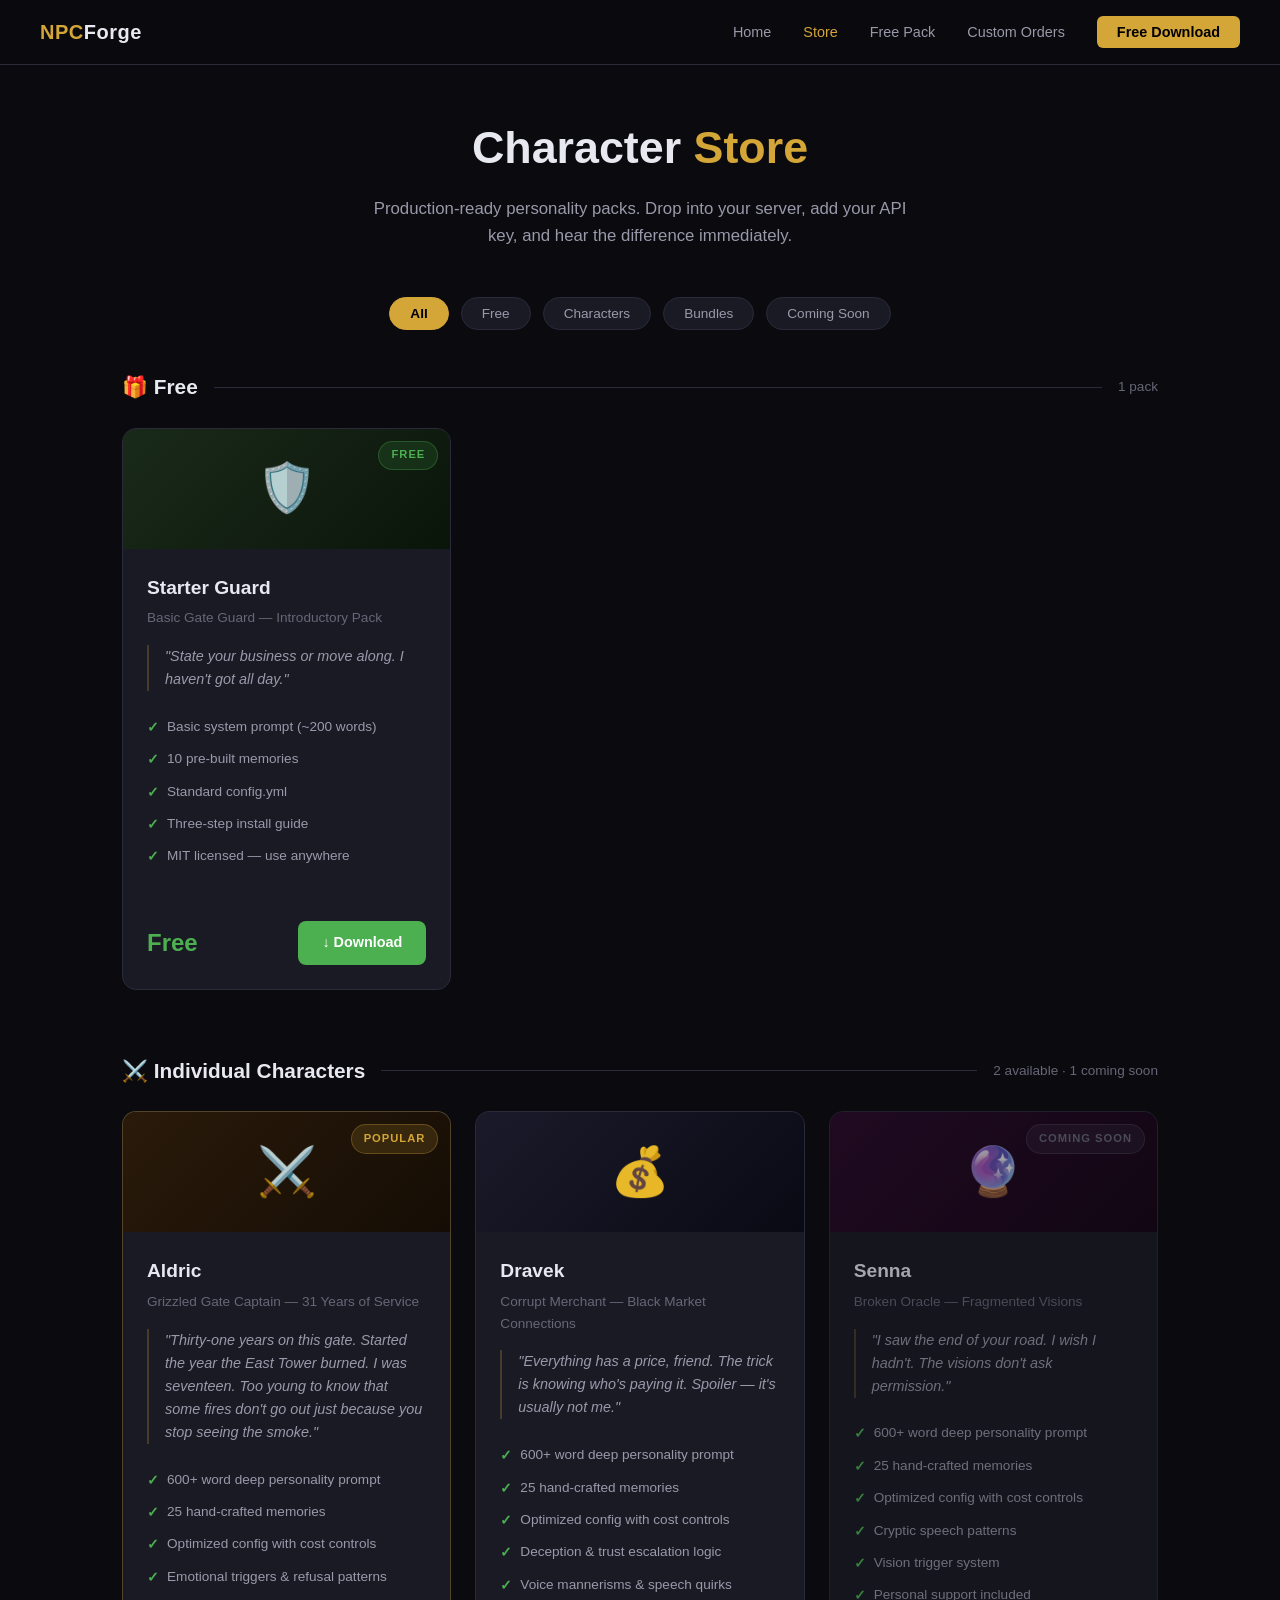
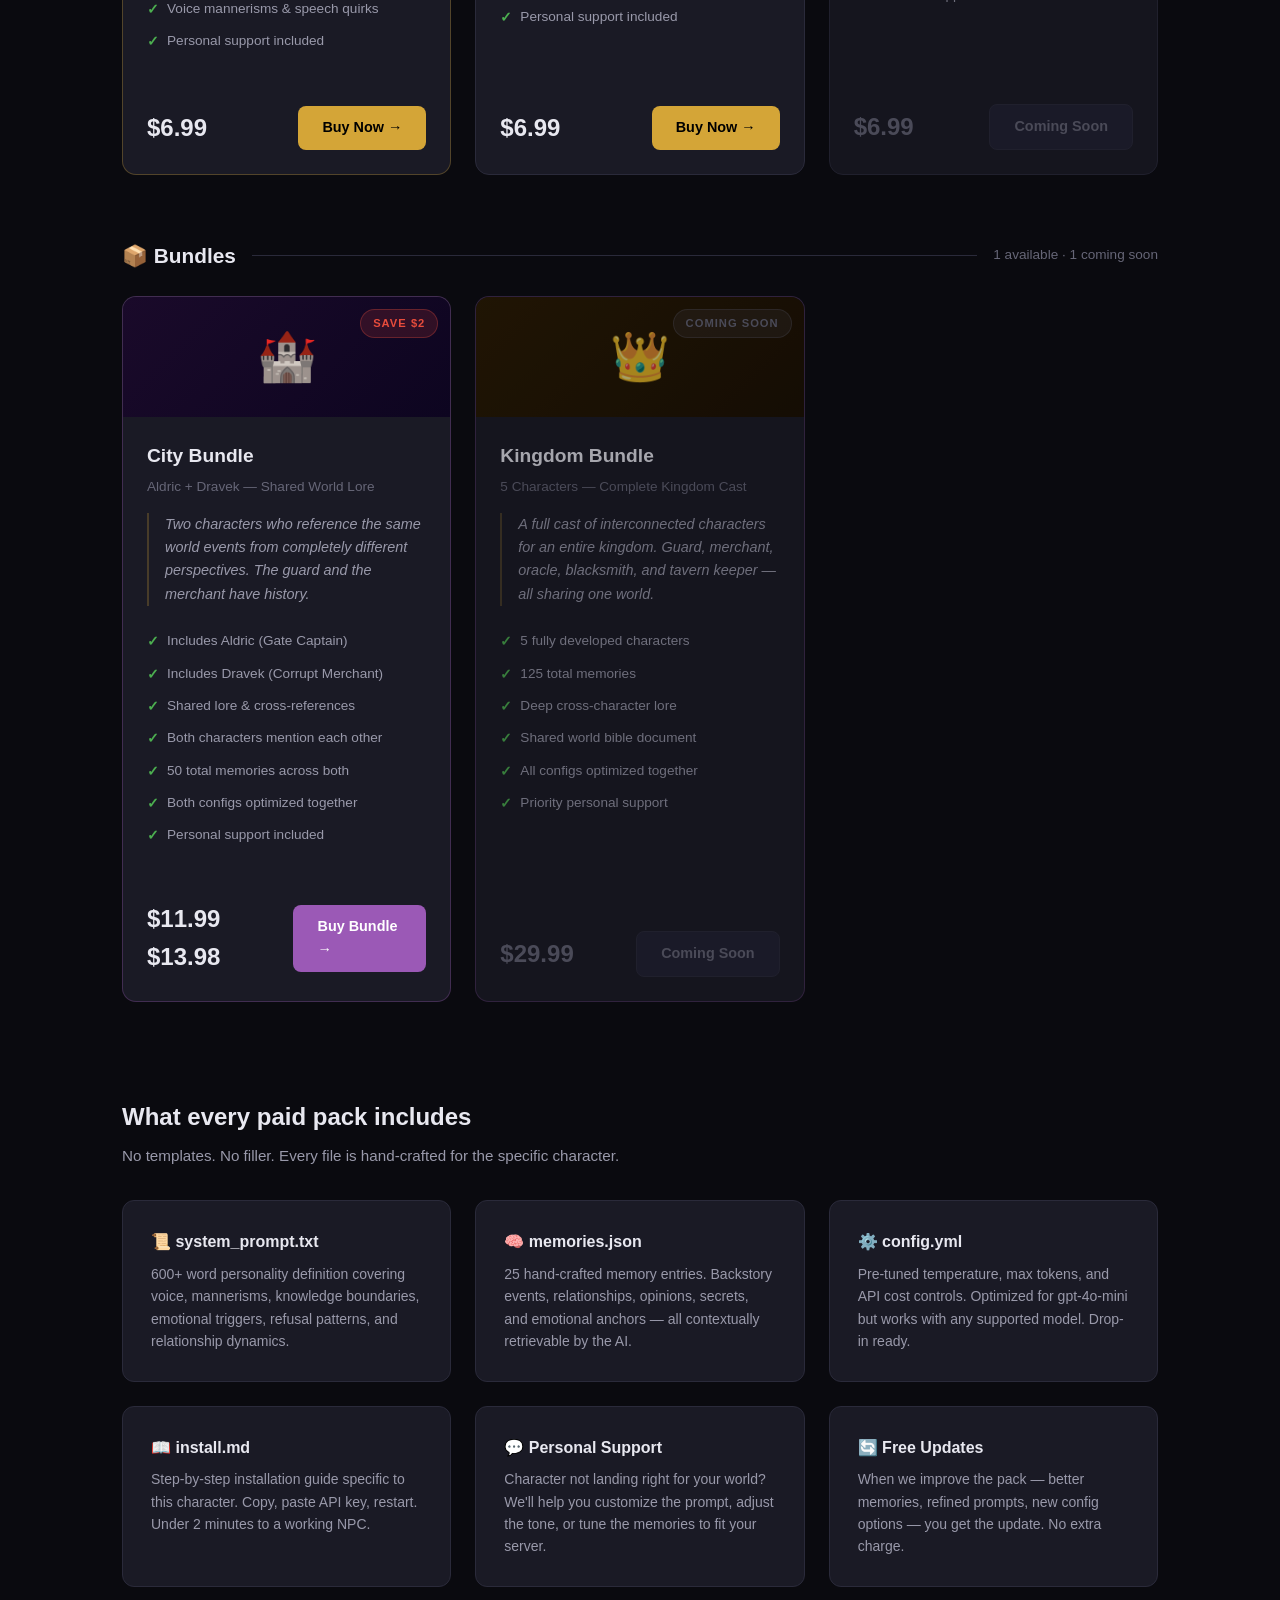
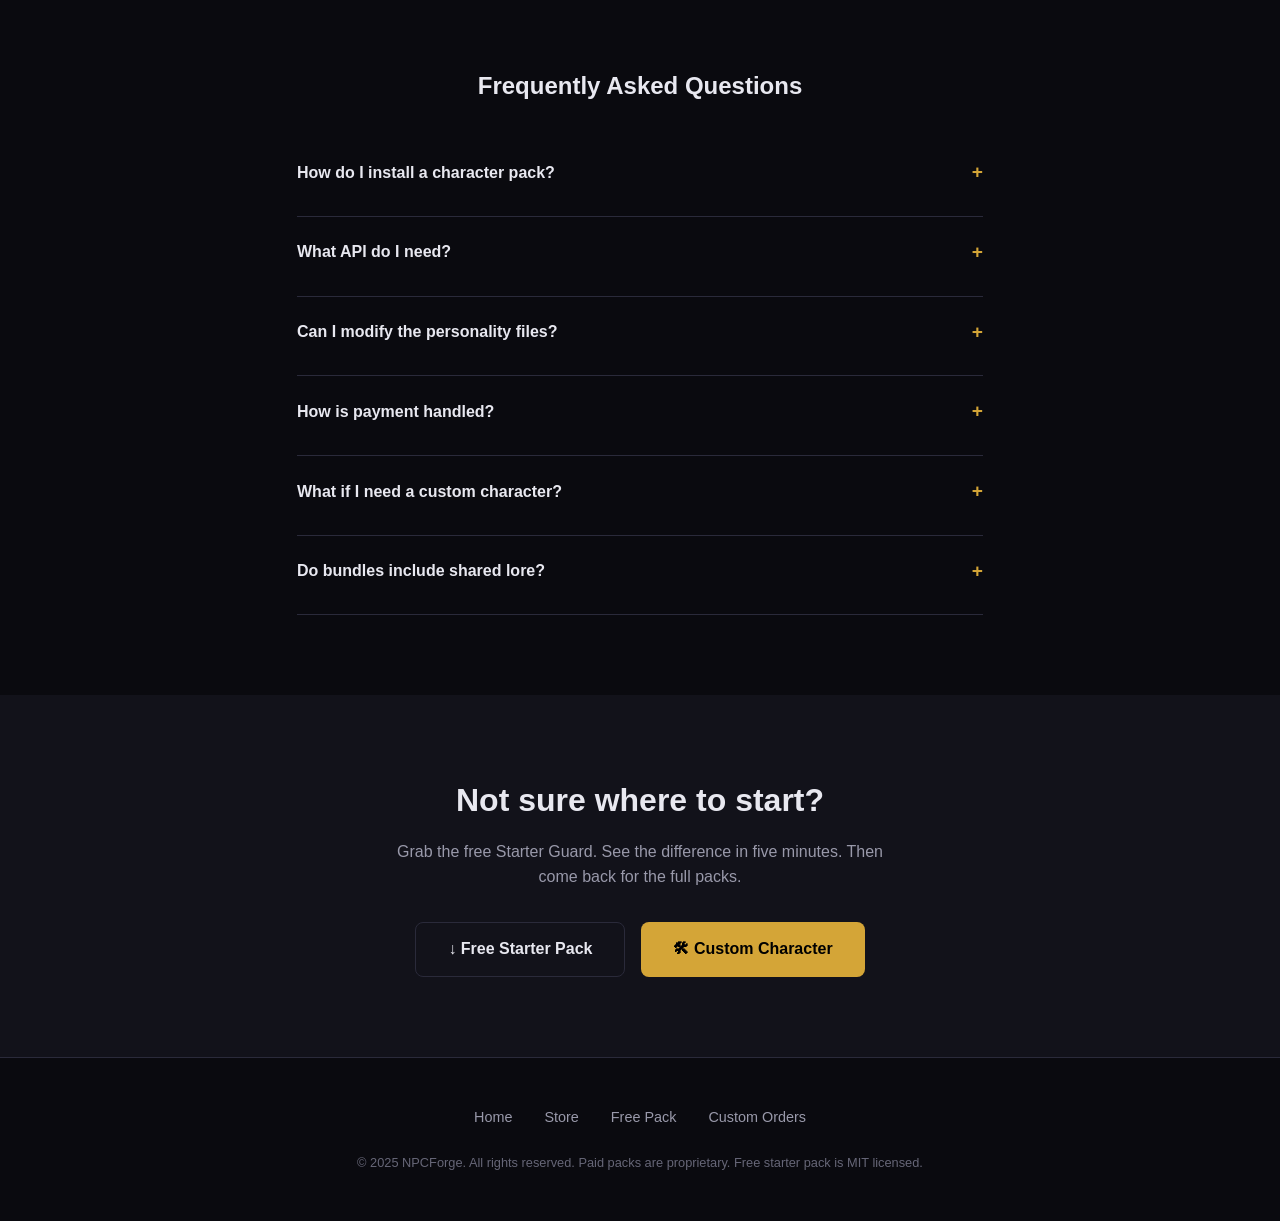
<file: store.html>
<!DOCTYPE html>
<html lang="en">
<head>
    <meta charset="UTF-8">
    <meta name="viewport" content="width=device-width, initial-scale=1.0">
    <title>Store — NPCForge Character Packs</title>
    <meta name="description" content="Browse AI NPC personality packs for SentiencePro and LlamaCraft Bridge. Individual characters and bundles available.">
    <meta property="og:title" content="NPCForge Store — Character Packs">
    <meta property="og:description" content="Full personality packs with 600-word prompts, 25 memories, and tuned configs. Drop-in install.">
    <meta property="og:type" content="website">
    <meta property="og:url" content="https://npcforge.github.io/store.html">
    <link rel="canonical" href="https://npcforge.github.io/store.html">
    <style>
        :root {
            --gold: #D4A537;
            --gold-light: #F2D06B;
            --gold-dark: #B8860B;
            --bg-primary: #0A0A0F;
            --bg-secondary: #12121A;
            --bg-card: #1A1A25;
            --bg-card-hover: #222233;
            --text-primary: #E8E8F0;
            --text-secondary: #9999AA;
            --text-muted: #666677;
            --border: #2A2A3A;
            --green: #4CAF50;
            --red: #E74C3C;
            --blue: #3498DB;
            --purple: #9B59B6;
        }

        *, *::before, *::after {
            margin: 0;
            padding: 0;
            box-sizing: border-box;
        }

        html {
            scroll-behavior: smooth;
        }

        body {
            font-family: 'Segoe UI', -apple-system, BlinkMacSystemFont, sans-serif;
            background: var(--bg-primary);
            color: var(--text-primary);
            line-height: 1.6;
            overflow-x: hidden;
        }

        /* ── NAV ── */
        nav {
            position: fixed;
            top: 0;
            left: 0;
            right: 0;
            z-index: 1000;
            background: rgba(10, 10, 15, 0.95);
            backdrop-filter: blur(12px);
            border-bottom: 1px solid var(--border);
            padding: 0 2rem;
        }

        .nav-inner {
            max-width: 1200px;
            margin: 0 auto;
            display: flex;
            justify-content: space-between;
            align-items: center;
            height: 64px;
        }

        .nav-logo {
            font-size: 1.25rem;
            font-weight: 700;
            color: var(--gold);
            text-decoration: none;
            letter-spacing: 0.5px;
        }

        .nav-logo span {
            color: var(--text-primary);
        }

        .nav-links {
            display: flex;
            gap: 2rem;
            list-style: none;
            align-items: center;
        }

        .nav-links a {
            color: var(--text-secondary);
            text-decoration: none;
            font-size: 0.9rem;
            font-weight: 500;
            transition: color 0.2s;
        }

        .nav-links a:hover {
            color: var(--gold);
        }

        .nav-links .nav-cta {
            background: var(--gold);
            color: #000;
            padding: 0.5rem 1.25rem;
            border-radius: 6px;
            font-weight: 600;
            transition: background 0.2s;
        }

        .nav-links .nav-cta:hover {
            background: var(--gold-light);
            color: #000;
        }

        .nav-toggle {
            display: none;
            background: none;
            border: none;
            color: var(--text-primary);
            font-size: 1.5rem;
            cursor: pointer;
        }

        /* ── PAGE HEADER ── */
        .page-header {
            padding: 7rem 2rem 3rem;
            text-align: center;
        }

        .page-header h1 {
            font-size: clamp(2rem, 4vw, 2.8rem);
            font-weight: 800;
            margin-bottom: 0.75rem;
        }

        .page-header h1 .highlight {
            color: var(--gold);
        }

        .page-header p {
            color: var(--text-secondary);
            font-size: 1.05rem;
            max-width: 550px;
            margin: 0 auto;
        }

        /* ── FILTER TABS ── */
        .filter-bar {
            max-width: 1100px;
            margin: 0 auto 2.5rem;
            padding: 0 2rem;
            display: flex;
            gap: 0.75rem;
            flex-wrap: wrap;
            justify-content: center;
        }

        .filter-btn {
            background: var(--bg-card);
            color: var(--text-secondary);
            border: 1px solid var(--border);
            padding: 0.5rem 1.25rem;
            border-radius: 50px;
            font-size: 0.85rem;
            font-weight: 500;
            cursor: pointer;
            transition: all 0.2s;
        }

        .filter-btn:hover {
            border-color: var(--gold);
            color: var(--gold);
        }

        .filter-btn.active {
            background: var(--gold);
            color: #000;
            border-color: var(--gold);
            font-weight: 600;
        }

        /* ── SECTION DIVIDERS ── */
        .store-section {
            max-width: 1100px;
            margin: 0 auto;
            padding: 0 2rem 4rem;
        }

        .store-section-label {
            display: flex;
            align-items: center;
            gap: 1rem;
            margin-bottom: 1.5rem;
        }

        .store-section-label h2 {
            font-size: 1.3rem;
            font-weight: 700;
            white-space: nowrap;
        }

        .store-section-label .line {
            flex: 1;
            height: 1px;
            background: var(--border);
        }

        .store-section-label .count {
            color: var(--text-muted);
            font-size: 0.85rem;
            white-space: nowrap;
        }

        /* ── PRODUCT CARDS ── */
        .products-grid {
            display: grid;
            grid-template-columns: repeat(auto-fill, minmax(320px, 1fr));
            gap: 1.5rem;
        }

        .product-card {
            background: var(--bg-card);
            border: 1px solid var(--border);
            border-radius: 14px;
            overflow: hidden;
            transition: border-color 0.25s, transform 0.25s, box-shadow 0.25s;
            display: flex;
            flex-direction: column;
        }

        .product-card:hover {
            border-color: rgba(212, 165, 55, 0.4);
            transform: translateY(-4px);
            box-shadow: 0 12px 40px rgba(0, 0, 0, 0.3);
        }

        .product-card.featured {
            border-color: rgba(212, 165, 55, 0.3);
        }

        .product-card.bundle {
            border-color: rgba(155, 89, 182, 0.3);
        }

        /* Card banner */
        .card-banner {
            height: 120px;
            display: flex;
            align-items: center;
            justify-content: center;
            position: relative;
            overflow: hidden;
        }

        .card-banner.guard-bg {
            background: linear-gradient(135deg, #1a2a1a 0%, #0a150a 100%);
        }

        .card-banner.aldric-bg {
            background: linear-gradient(135deg, #2a1a0a 0%, #150d05 100%);
        }

        .card-banner.dravek-bg {
            background: linear-gradient(135deg, #1a1a2a 0%, #0a0a15 100%);
        }

        .card-banner.senna-bg {
            background: linear-gradient(135deg, #2a0a2a 0%, #150515 100%);
        }

        .card-banner.bundle-bg {
            background: linear-gradient(135deg, #1a0a2a 0%, #0d0520 100%);
        }

        .card-banner.kingdom-bg {
            background: linear-gradient(135deg, #2a1a00 0%, #1a0f00 100%);
        }

        .card-banner .banner-icon {
            font-size: 3rem;
            opacity: 0.9;
        }

        .card-badge {
            position: absolute;
            top: 0.75rem;
            right: 0.75rem;
            font-size: 0.7rem;
            font-weight: 700;
            letter-spacing: 1px;
            text-transform: uppercase;
            padding: 0.3rem 0.75rem;
            border-radius: 50px;
        }

        .badge-free {
            background: rgba(76, 175, 80, 0.15);
            color: var(--green);
            border: 1px solid rgba(76, 175, 80, 0.3);
        }

        .badge-popular {
            background: rgba(212, 165, 55, 0.15);
            color: var(--gold);
            border: 1px solid rgba(212, 165, 55, 0.3);
        }

        .badge-bundle {
            background: rgba(155, 89, 182, 0.15);
            color: var(--purple);
            border: 1px solid rgba(155, 89, 182, 0.3);
        }

        .badge-soon {
            background: rgba(102, 102, 119, 0.15);
            color: var(--text-muted);
            border: 1px solid rgba(102, 102, 119, 0.3);
        }

        .badge-save {
            background: rgba(231, 76, 60, 0.15);
            color: var(--red);
            border: 1px solid rgba(231, 76, 60, 0.3);
        }

        /* Card body */
        .card-body {
            padding: 1.5rem;
            flex: 1;
            display: flex;
            flex-direction: column;
        }

        .card-body h3 {
            font-size: 1.2rem;
            font-weight: 700;
            margin-bottom: 0.25rem;
        }

        .card-role {
            color: var(--text-muted);
            font-size: 0.85rem;
            margin-bottom: 1rem;
        }

        .card-quote {
            color: var(--text-secondary);
            font-style: italic;
            font-size: 0.9rem;
            line-height: 1.6;
            margin-bottom: 1.25rem;
            padding-left: 1rem;
            border-left: 2px solid rgba(212, 165, 55, 0.25);
        }

        .card-features {
            list-style: none;
            margin-bottom: 1.5rem;
            flex: 1;
        }

        .card-features li {
            font-size: 0.85rem;
            color: var(--text-secondary);
            padding: 0.3rem 0;
            display: flex;
            align-items: flex-start;
            gap: 0.5rem;
        }

        .card-features li::before {
            content: '✓';
            color: var(--green);
            font-weight: 700;
            flex-shrink: 0;
            margin-top: 1px;
        }

        /* Card footer */
        .card-footer {
            padding: 0 1.5rem 1.5rem;
            display: flex;
            align-items: center;
            justify-content: space-between;
            gap: 1rem;
        }

        .card-price {
            font-size: 1.5rem;
            font-weight: 800;
            color: var(--text-primary);
        }

        .card-price.free-price {
            color: var(--green);
        }

        .card-price .original {
            font-size: 0.9rem;
            color: var(--text-muted);
            text-decoration: line-through;
            margin-left: 0.5rem;
            font-weight: 400;
        }

        .card-btn {
            display: inline-flex;
            align-items: center;
            gap: 0.4rem;
            padding: 0.65rem 1.5rem;
            border-radius: 8px;
            font-size: 0.9rem;
            font-weight: 600;
            text-decoration: none;
            border: none;
            cursor: pointer;
            transition: all 0.2s;
        }

        .card-btn-primary {
            background: var(--gold);
            color: #000;
        }

        .card-btn-primary:hover {
            background: var(--gold-light);
            transform: translateY(-1px);
        }

        .card-btn-free {
            background: var(--green);
            color: #fff;
        }

        .card-btn-free:hover {
            background: #5cc760;
            transform: translateY(-1px);
        }

        .card-btn-disabled {
            background: var(--bg-card-hover);
            color: var(--text-muted);
            cursor: not-allowed;
            border: 1px solid var(--border);
        }

        .card-btn-bundle {
            background: var(--purple);
            color: #fff;
        }

        .card-btn-bundle:hover {
            background: #a96bc4;
            transform: translateY(-1px);
        }

        /* ── WHAT'S INCLUDED ── */
        .included-section {
            max-width: 1100px;
            margin: 0 auto;
            padding: 2rem 2rem 5rem;
        }

        .included-section h2 {
            font-size: 1.5rem;
            font-weight: 700;
            margin-bottom: 0.5rem;
        }

        .included-section > p {
            color: var(--text-secondary);
            margin-bottom: 2rem;
            font-size: 0.95rem;
        }

        .included-grid {
            display: grid;
            grid-template-columns: repeat(auto-fit, minmax(280px, 1fr));
            gap: 1.5rem;
        }

        .included-card {
            background: var(--bg-card);
            border: 1px solid var(--border);
            border-radius: 12px;
            padding: 1.75rem;
        }

        .included-card h4 {
            font-size: 1rem;
            font-weight: 600;
            margin-bottom: 0.5rem;
            display: flex;
            align-items: center;
            gap: 0.5rem;
        }

        .included-card p {
            color: var(--text-secondary);
            font-size: 0.875rem;
            line-height: 1.6;
        }

        /* ── FAQ ── */
        .faq-section {
            max-width: 750px;
            margin: 0 auto;
            padding: 0 2rem 5rem;
        }

        .faq-section h2 {
            font-size: 1.5rem;
            font-weight: 700;
            margin-bottom: 2rem;
            text-align: center;
        }

        .faq-item {
            border-bottom: 1px solid var(--border);
            padding: 1.25rem 0;
        }

        .faq-q {
            font-weight: 600;
            font-size: 1rem;
            margin-bottom: 0.5rem;
            cursor: pointer;
            display: flex;
            justify-content: space-between;
            align-items: center;
            gap: 1rem;
        }

        .faq-q .toggle {
            color: var(--gold);
            font-size: 1.2rem;
            flex-shrink: 0;
            transition: transform 0.2s;
        }

        .faq-a {
            color: var(--text-secondary);
            font-size: 0.9rem;
            line-height: 1.7;
            display: none;
            padding-top: 0.25rem;
        }

        .faq-item.open .faq-a {
            display: block;
        }

        .faq-item.open .faq-q .toggle {
            transform: rotate(45deg);
        }

        /* ── CTA BOTTOM ── */
        .store-cta {
            background: var(--bg-secondary);
            text-align: center;
            padding: 5rem 2rem;
        }

        .store-cta h2 {
            font-size: clamp(1.5rem, 3vw, 2rem);
            font-weight: 700;
            margin-bottom: 0.75rem;
        }

        .store-cta p {
            color: var(--text-secondary);
            max-width: 500px;
            margin: 0 auto 2rem;
            font-size: 1rem;
        }

        .store-cta-buttons {
            display: flex;
            gap: 1rem;
            justify-content: center;
            flex-wrap: wrap;
        }

        .btn {
            display: inline-flex;
            align-items: center;
            gap: 0.5rem;
            padding: 0.85rem 2rem;
            border-radius: 8px;
            font-size: 1rem;
            font-weight: 600;
            text-decoration: none;
            border: none;
            cursor: pointer;
            transition: all 0.2s;
        }

        .btn-primary {
            background: var(--gold);
            color: #000;
        }

        .btn-primary:hover {
            background: var(--gold-light);
            transform: translateY(-2px);
            box-shadow: 0 8px 25px rgba(212, 165, 55, 0.25);
        }

        .btn-secondary {
            background: transparent;
            color: var(--text-primary);
            border: 1px solid var(--border);
        }

        .btn-secondary:hover {
            border-color: var(--gold);
            color: var(--gold);
            transform: translateY(-2px);
        }

        /* ── FOOTER ── */
        footer {
            padding: 3rem 2rem;
            border-top: 1px solid var(--border);
            text-align: center;
        }

        .footer-inner {
            max-width: 1100px;
            margin: 0 auto;
        }

        .footer-links {
            display: flex;
            justify-content: center;
            gap: 2rem;
            margin-bottom: 1.5rem;
            flex-wrap: wrap;
        }

        .footer-links a {
            color: var(--text-secondary);
            text-decoration: none;
            font-size: 0.9rem;
            transition: color 0.2s;
        }

        .footer-links a:hover {
            color: var(--gold);
        }

        .footer-copy {
            color: var(--text-muted);
            font-size: 0.8rem;
        }

        /* ── RESPONSIVE ── */
        @media (max-width: 650px) {
            .nav-links {
                display: none;
                position: absolute;
                top: 64px;
                left: 0;
                right: 0;
                background: rgba(10, 10, 15, 0.98);
                flex-direction: column;
                padding: 1.5rem 2rem;
                gap: 1rem;
                border-bottom: 1px solid var(--border);
            }

            .nav-links.open {
                display: flex;
            }

            .nav-toggle {
                display: block;
            }

            .products-grid {
                grid-template-columns: 1fr;
            }

            .card-footer {
                flex-direction: column;
                align-items: stretch;
                text-align: center;
            }

            .btn {
                width: 100%;
                justify-content: center;
            }

            .store-cta-buttons {
                flex-direction: column;
                align-items: center;
            }
        }
    </style>
</head>
<body>

<!-- ── NAVIGATION ── -->
<nav>
    <div class="nav-inner">
        <a href="index.html" class="nav-logo">NPC<span>Forge</span></a>
        <button class="nav-toggle" onclick="document.querySelector('.nav-links').classList.toggle('open')" aria-label="Toggle navigation">☰</button>
        <ul class="nav-links">
            <li><a href="index.html">Home</a></li>
            <li><a href="store.html" style="color:var(--gold);">Store</a></li>
            <li><a href="free.html">Free Pack</a></li>
            <li><a href="custom.html">Custom Orders</a></li>
            <li><a href="free.html" class="nav-cta">Free Download</a></li>
        </ul>
    </div>
</nav>

<!-- ── PAGE HEADER ── -->
<div class="page-header">
    <h1>Character <span class="highlight">Store</span></h1>
    <p>Production-ready personality packs. Drop into your server, add your API key, and hear the difference immediately.</p>
</div>

<!-- ── FILTER TABS ── -->
<div class="filter-bar">
    <button class="filter-btn active" onclick="filterProducts('all', this)">All</button>
    <button class="filter-btn" onclick="filterProducts('free', this)">Free</button>
    <button class="filter-btn" onclick="filterProducts('character', this)">Characters</button>
    <button class="filter-btn" onclick="filterProducts('bundle', this)">Bundles</button>
    <button class="filter-btn" onclick="filterProducts('coming', this)">Coming Soon</button>
</div>

<!-- ── FREE PRODUCTS ── -->
<div class="store-section" id="section-free">
    <div class="store-section-label">
        <h2>🎁 Free</h2>
        <div class="line"></div>
        <div class="count">1 pack</div>
    </div>

    <div class="products-grid">
        <!-- STARTER GUARD — FREE -->
        <div class="product-card" data-type="free">
            <div class="card-banner guard-bg">
                <span class="banner-icon">🛡️</span>
                <span class="card-badge badge-free">Free</span>
            </div>
            <div class="card-body">
                <h3>Starter Guard</h3>
                <div class="card-role">Basic Gate Guard — Introductory Pack</div>
                <div class="card-quote">"State your business or move along. I haven't got all day."</div>
                <ul class="card-features">
                    <li>Basic system prompt (~200 words)</li>
                    <li>10 pre-built memories</li>
                    <li>Standard config.yml</li>
                    <li>Three-step install guide</li>
                    <li>MIT licensed — use anywhere</li>
                </ul>
            </div>
            <div class="card-footer">
                <span class="card-price free-price">Free</span>
                <a href="free.html" class="card-btn card-btn-free">↓ Download</a>
            </div>
        </div>
    </div>
</div>

<!-- ── INDIVIDUAL CHARACTERS ── -->
<div class="store-section" id="section-characters">
    <div class="store-section-label">
        <h2>⚔️ Individual Characters</h2>
        <div class="line"></div>
        <div class="count">2 available · 1 coming soon</div>
    </div>

    <div class="products-grid">
        <!-- ALDRIC -->
        <div class="product-card featured" data-type="character">
            <div class="card-banner aldric-bg">
                <span class="banner-icon">⚔️</span>
                <span class="card-badge badge-popular">Popular</span>
            </div>
            <div class="card-body">
                <h3>Aldric</h3>
                <div class="card-role">Grizzled Gate Captain — 31 Years of Service</div>
                <div class="card-quote">"Thirty-one years on this gate. Started the year the East Tower burned. I was seventeen. Too young to know that some fires don't go out just because you stop seeing the smoke."</div>
                <ul class="card-features">
                    <li>600+ word deep personality prompt</li>
                    <li>25 hand-crafted memories</li>
                    <li>Optimized config with cost controls</li>
                    <li>Emotional triggers &amp; refusal patterns</li>
                    <li>Voice mannerisms &amp; speech quirks</li>
                    <li>Personal support included</li>
                </ul>
            </div>
            <div class="card-footer">
                <span class="card-price">$6.99</span>
                <a href="pay-aldric.html" class="card-btn card-btn-primary">Buy Now →</a>
            </div>
        </div>

        <!-- DRAVEK -->
        <div class="product-card" data-type="character">
            <div class="card-banner dravek-bg">
                <span class="banner-icon">💰</span>
            </div>
            <div class="card-body">
                <h3>Dravek</h3>
                <div class="card-role">Corrupt Merchant — Black Market Connections</div>
                <div class="card-quote">"Everything has a price, friend. The trick is knowing who's paying it. Spoiler — it's usually not me."</div>
                <ul class="card-features">
                    <li>600+ word deep personality prompt</li>
                    <li>25 hand-crafted memories</li>
                    <li>Optimized config with cost controls</li>
                    <li>Deception &amp; trust escalation logic</li>
                    <li>Voice mannerisms &amp; speech quirks</li>
                    <li>Personal support included</li>
                </ul>
            </div>
            <div class="card-footer">
                <span class="card-price">$6.99</span>
                <a href="pay-dravek.html" class="card-btn card-btn-primary">Buy Now →</a>
            </div>
        </div>

        <!-- SENNA — COMING SOON -->
        <div class="product-card" data-type="coming" style="opacity: 0.7;">
            <div class="card-banner senna-bg">
                <span class="banner-icon">🔮</span>
                <span class="card-badge badge-soon">Coming Soon</span>
            </div>
            <div class="card-body">
                <h3>Senna</h3>
                <div class="card-role">Broken Oracle — Fragmented Visions</div>
                <div class="card-quote">"I saw the end of your road. I wish I hadn't. The visions don't ask permission."</div>
                <ul class="card-features">
                    <li>600+ word deep personality prompt</li>
                    <li>25 hand-crafted memories</li>
                    <li>Optimized config with cost controls</li>
                    <li>Cryptic speech patterns</li>
                    <li>Vision trigger system</li>
                    <li>Personal support included</li>
                </ul>
            </div>
            <div class="card-footer">
                <span class="card-price" style="color: var(--text-muted);">$6.99</span>
                <span class="card-btn card-btn-disabled">Coming Soon</span>
            </div>
        </div>
    </div>
</div>

<!-- ── BUNDLES ── -->
<div class="store-section" id="section-bundles">
    <div class="store-section-label">
        <h2>📦 Bundles</h2>
        <div class="line"></div>
        <div class="count">1 available · 1 coming soon</div>
    </div>

    <div class="products-grid">
        <!-- CITY BUNDLE -->
        <div class="product-card bundle" data-type="bundle">
            <div class="card-banner bundle-bg">
                <span class="banner-icon">🏰</span>
                <span class="card-badge badge-save">Save $2</span>
            </div>
            <div class="card-body">
                <h3>City Bundle</h3>
                <div class="card-role">Aldric + Dravek — Shared World Lore</div>
                <div class="card-quote">Two characters who reference the same world events from completely different perspectives. The guard and the merchant have history.</div>
                <ul class="card-features">
                    <li>Includes Aldric (Gate Captain)</li>
                    <li>Includes Dravek (Corrupt Merchant)</li>
                    <li>Shared lore &amp; cross-references</li>
                    <li>Both characters mention each other</li>
                    <li>50 total memories across both</li>
                    <li>Both configs optimized together</li>
                    <li>Personal support included</li>
                </ul>
            </div>
            <div class="card-footer">
                <div>
                    <span class="card-price">$11.99</span>
                    <span class="card-price original">$13.98</span>
                </div>
                <a href="pay-city-bundle.html" class="card-btn card-btn-bundle">Buy Bundle →</a>
            </div>
        </div>

        <!-- KINGDOM BUNDLE — COMING SOON -->
        <div class="product-card bundle" data-type="coming" style="opacity: 0.7;">
            <div class="card-banner kingdom-bg">
                <span class="banner-icon">👑</span>
                <span class="card-badge badge-soon">Coming Soon</span>
            </div>
            <div class="card-body">
                <h3>Kingdom Bundle</h3>
                <div class="card-role">5 Characters — Complete Kingdom Cast</div>
                <div class="card-quote">A full cast of interconnected characters for an entire kingdom. Guard, merchant, oracle, blacksmith, and tavern keeper — all sharing one world.</div>
                <ul class="card-features">
                    <li>5 fully developed characters</li>
                    <li>125 total memories</li>
                    <li>Deep cross-character lore</li>
                    <li>Shared world bible document</li>
                    <li>All configs optimized together</li>
                    <li>Priority personal support</li>
                </ul>
            </div>
            <div class="card-footer">
                <span class="card-price" style="color: var(--text-muted);">$29.99</span>
                <span class="card-btn card-btn-disabled">Coming Soon</span>
            </div>
        </div>
    </div>
</div>

<!-- ── WHAT'S INCLUDED ── -->
<div class="included-section">
    <h2>What every paid pack includes</h2>
    <p>No templates. No filler. Every file is hand-crafted for the specific character.</p>

    <div class="included-grid">
        <div class="included-card">
            <h4>📜 system_prompt.txt</h4>
            <p>600+ word personality definition covering voice, mannerisms, knowledge boundaries, emotional triggers, refusal patterns, and relationship dynamics.</p>
        </div>
        <div class="included-card">
            <h4>🧠 memories.json</h4>
            <p>25 hand-crafted memory entries. Backstory events, relationships, opinions, secrets, and emotional anchors — all contextually retrievable by the AI.</p>
        </div>
        <div class="included-card">
            <h4>⚙️ config.yml</h4>
            <p>Pre-tuned temperature, max tokens, and API cost controls. Optimized for gpt-4o-mini but works with any supported model. Drop-in ready.</p>
        </div>
        <div class="included-card">
            <h4>📖 install.md</h4>
            <p>Step-by-step installation guide specific to this character. Copy, paste API key, restart. Under 2 minutes to a working NPC.</p>
        </div>
        <div class="included-card">
            <h4>💬 Personal Support</h4>
            <p>Character not landing right for your world? We'll help you customize the prompt, adjust the tone, or tune the memories to fit your server.</p>
        </div>
        <div class="included-card">
            <h4>🔄 Free Updates</h4>
            <p>When we improve the pack — better memories, refined prompts, new config options — you get the update. No extra charge.</p>
        </div>
    </div>
</div>

<!-- ── FAQ ── -->
<div class="faq-section">
    <h2>Frequently Asked Questions</h2>

    <div class="faq-item">
        <div class="faq-q" onclick="this.parentElement.classList.toggle('open')">
            <span>How do I install a character pack?</span>
            <span class="toggle">+</span>
        </div>
        <div class="faq-a">Copy the character folder into <code>/plugins/SentiencePro/personalities/</code> (or the equivalent LlamaCraft Bridge directory). Add your API key to <code>config.yml</code>. Restart your server. Assign the personality to your NPC. That's it — under 2 minutes.</div>
    </div>

    <div class="faq-item">
        <div class="faq-q" onclick="this.parentElement.classList.toggle('open')">
            <span>What API do I need?</span>
            <span class="toggle">+</span>
        </div>
        <div class="faq-a">You need an OpenAI or Anthropic API key. We recommend <strong>gpt-4o-mini</strong> for the best balance of quality and cost. Claude works great too. The packs include optimized settings for either provider.</div>
    </div>

    <div class="faq-item">
        <div class="faq-q" onclick="this.parentElement.classList.toggle('open')">
            <span>Can I modify the personality files?</span>
            <span class="toggle">+</span>
        </div>
        <div class="faq-a">Absolutely. The files are yours to customize. Change the character's name, adjust their backstory to match your world, add or remove memories. The pack gives you a professional foundation to build on.</div>
    </div>

    <div class="faq-item">
        <div class="faq-q" onclick="this.parentElement.classList.toggle('open')">
            <span>How is payment handled?</span>
            <span class="toggle">+</span>
        </div>
        <div class="faq-a">We accept cryptocurrency payments. After payment confirmation, you'll receive your download link. We support Bitcoin, Ethereum, USDT, Solana, and many other coins. All transactions are final.</div>
    </div>

    <div class="faq-item">
        <div class="faq-q" onclick="this.parentElement.classList.toggle('open')">
            <span>What if I need a custom character?</span>
            <span class="toggle">+</span>
        </div>
        <div class="faq-a">We build custom characters to your specifications. Visit the <a href="custom.html" style="color: var(--gold);">Custom Orders</a> page for pricing and details. You describe your world, your NPC's role, and we deliver a full personality pack tailored to your server.</div>
    </div>

    <div class="faq-item">
        <div class="faq-q" onclick="this.parentElement.classList.toggle('open')">
            <span>Do bundles include shared lore?</span>
            <span class="toggle">+</span>
        </div>
        <div class="faq-a">Yes. Bundle characters are designed together. They reference the same events, know about each other, and have consistent world history. Aldric mentions Dravek's shop with suspicion. Dravek complains about Aldric's inspections. It's cohesive.</div>
    </div>
</div>

<!-- ── BOTTOM CTA ── -->
<section class="store-cta">
    <h2>Not sure where to start?</h2>
    <p>Grab the free Starter Guard. See the difference in five minutes. Then come back for the full packs.</p>
    <div class="store-cta-buttons">
        <a href="free.html" class="btn btn-secondary">↓ Free Starter Pack</a>
        <a href="custom.html" class="btn btn-primary">🛠 Custom Character</a>
    </div>
</section>

<!-- ── FOOTER ── -->
<footer>
    <div class="footer-inner">
        <div class="footer-links">
            <a href="index.html">Home</a>
            <a href="store.html">Store</a>
            <a href="free.html">Free Pack</a>
            <a href="custom.html">Custom Orders</a>
        </div>
        <p class="footer-copy">© 2025 NPCForge. All rights reserved. Paid packs are proprietary. Free starter pack is MIT licensed.</p>
    </div>
</footer>

<!-- ── SCRIPTS ── -->
<script>
    // Mobile nav
    document.addEventListener('click', function(e) {
        const nav = document.querySelector('.nav-links');
        const toggle = document.querySelector('.nav-toggle');
        if (nav.classList.contains('open') && !nav.contains(e.target) && !toggle.contains(e.target)) {
            nav.classList.remove('open');
        }
    });

    // Filter products
    function filterProducts(type, btn) {
        // Update active button
        document.querySelectorAll('.filter-btn').forEach(b => b.classList.remove('active'));
        btn.classList.add('active');

        // Get all product cards
        const cards = document.querySelectorAll('.product-card');
        const sections = {
            'section-free': document.getElementById('section-free'),
            'section-characters': document.getElementById('section-characters'),
            'section-bundles': document.getElementById('section-bundles')
        };

        if (type === 'all') {
            cards.forEach(c => c.style.display = 'flex');
            Object.values(sections).forEach(s => s.style.display = 'block');
            return;
        }

        // Hide all first
        cards.forEach(c => c.style.display = 'none');
        Object.values(sections).forEach(s => s.style.display = 'none');

        // Show matching
        cards.forEach(c => {
            if (c.dataset.type === type) {
                c.style.display = 'flex';
            }
        });

        // Show parent sections that have visible cards
        if (type === 'free') {
            sections['section-free'].style.display = 'block';
        } else if (type === 'character') {
            sections['section-characters'].style.display = 'block';
            // Also show coming soon characters
            document.querySelectorAll('.product-card[data-type="coming"]').forEach(c => {
                if (c.closest('#section-characters')) {
                    c.style.display = 'flex';
                }
            });
        } else if (type === 'bundle') {
            sections['section-bundles'].style.display = 'block';
            document.querySelectorAll('.product-card[data-type="coming"]').forEach(c => {
                if (c.closest('#section-bundles')) {
                    c.style.display = 'flex';
                }
            });
        } else if (type === 'coming') {
            // Show all coming soon cards and their parent sections
            cards.forEach(c => {
                if (c.dataset.type === 'coming') {
                    c.style.display = 'flex';
                    c.closest('.store-section').style.display = 'block';
                }
            });
        }
    }
</script>

</body>
</html>
</file>
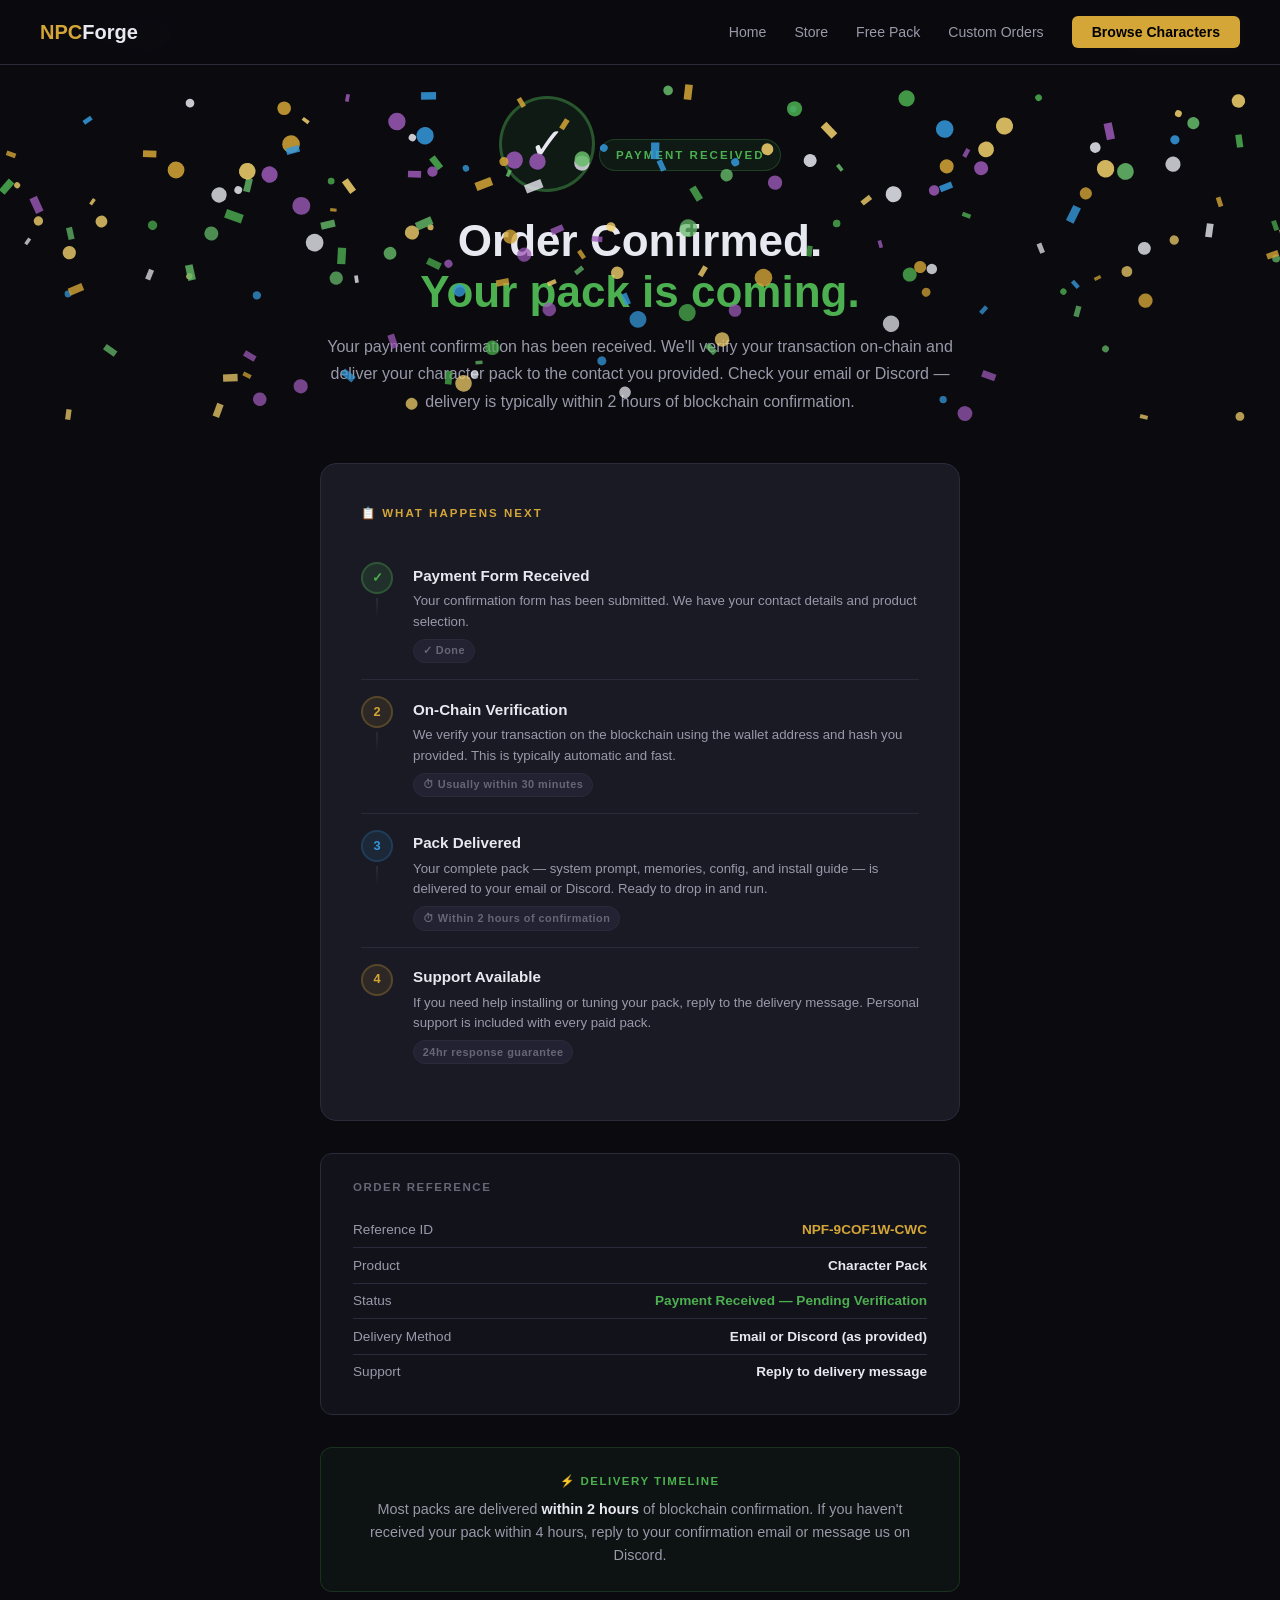
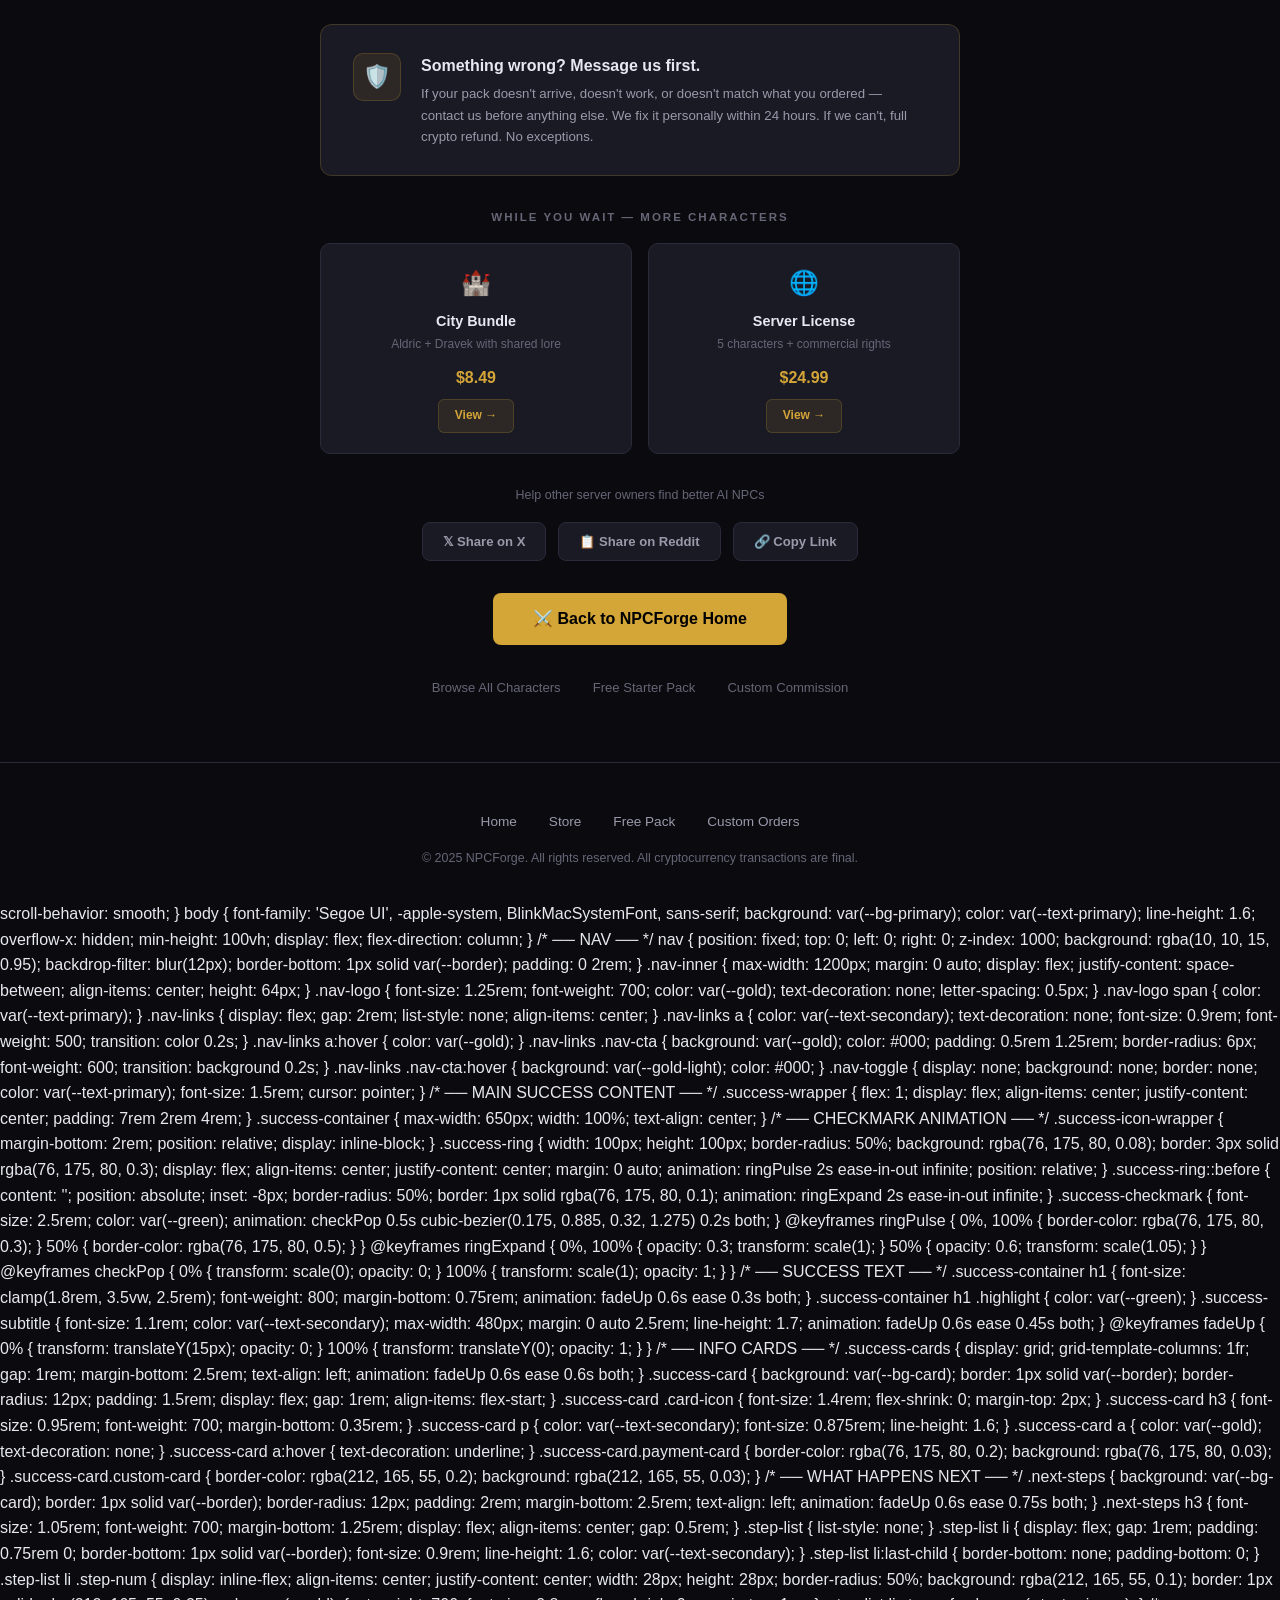
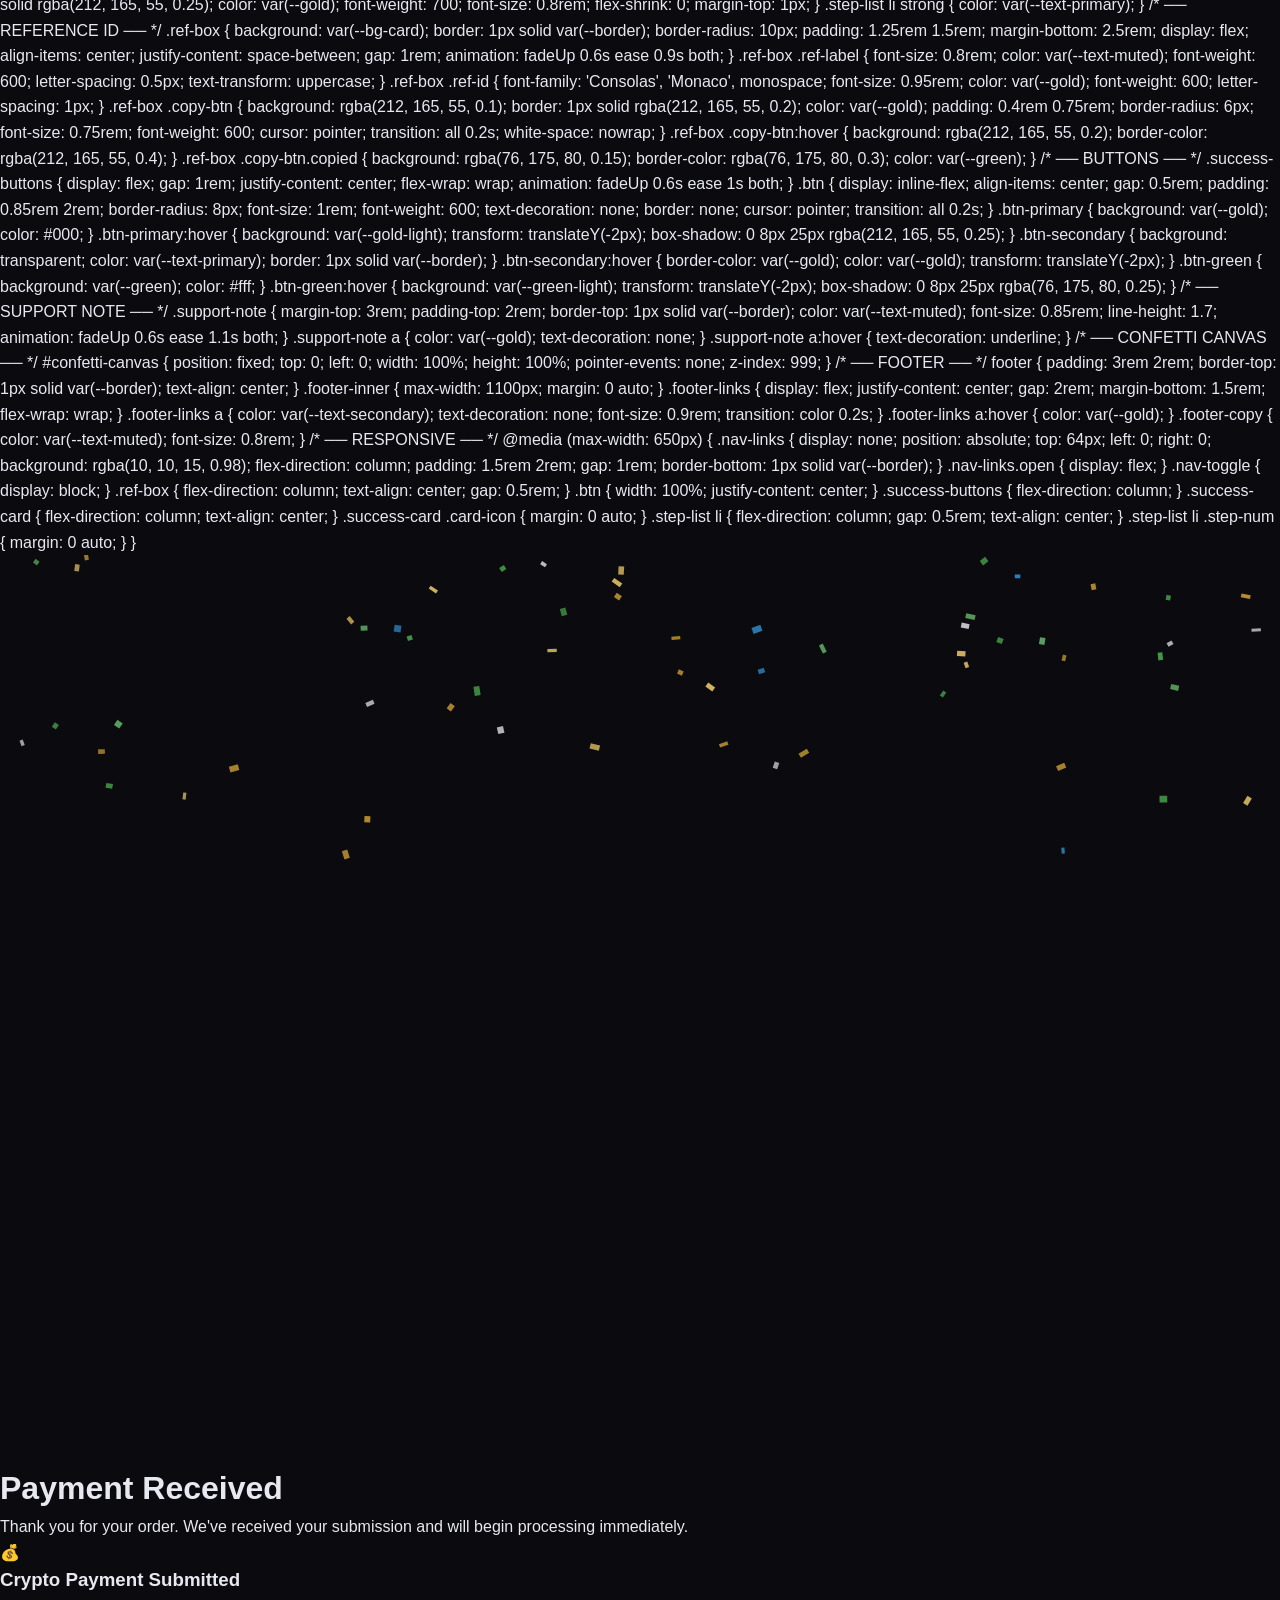
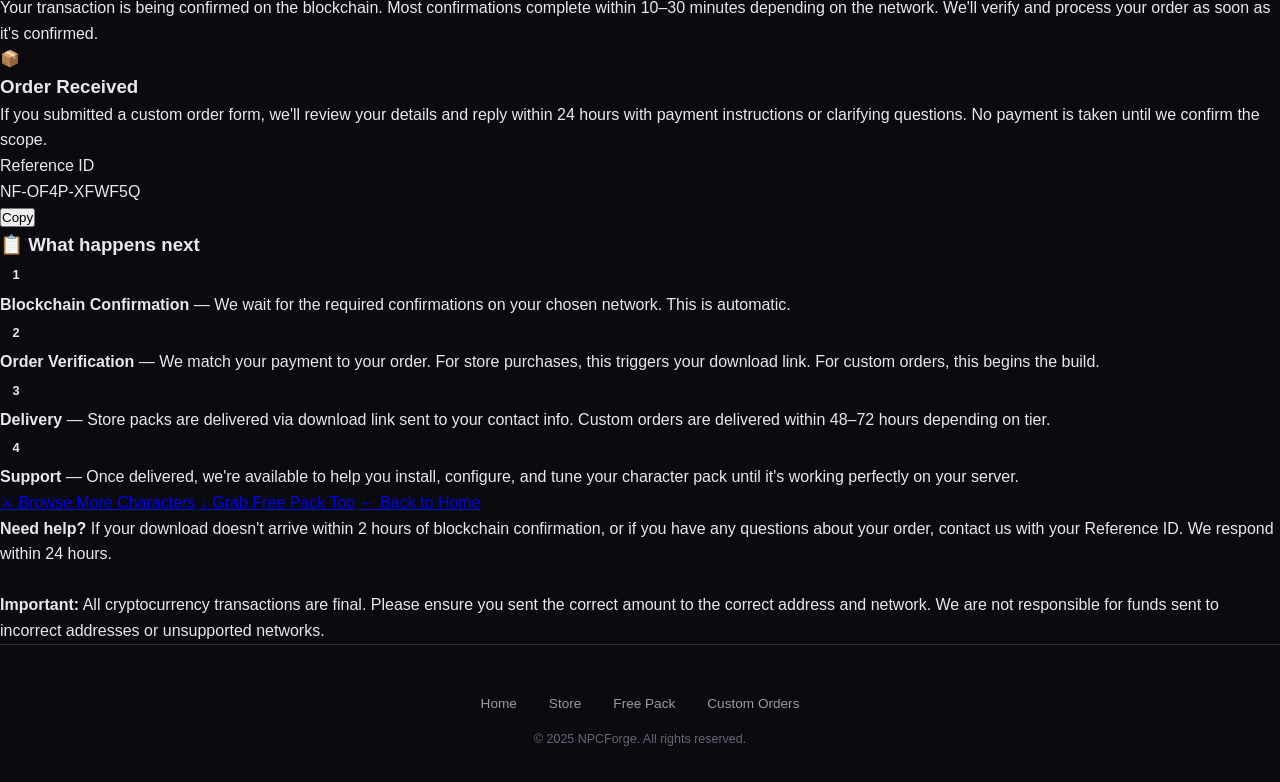
<file: success.html>
<!DOCTYPE html>
<html lang="en">
<head>
    <meta charset="UTF-8">
    <meta name="viewport" content="width=device-width, initial-scale=1.0">
    <title>Payment Confirmed — NPCForge</title>
    <meta name="description" content="Your NPCForge order has been received. Pack delivery within 2 hours of blockchain confirmation.">
    <meta name="robots" content="noindex, nofollow">
    <style>
        :root {
            --gold: #D4A537;
            --gold-light: #F2D06B;
            --bg-primary: #0A0A0F;
            --bg-secondary: #12121A;
            --bg-card: #1A1A25;
            --bg-card-hover: #222233;
            --text-primary: #E8E8F0;
            --text-secondary: #9999AA;
            --text-muted: #666677;
            --border: #2A2A3A;
            --green: #4CAF50;
            --green-light: #66BB6A;
            --red: #E74C3C;
            --blue: #3498DB;
            --urgent-red: #FF4444;
            --purple: #9B59B6;
            --teal: #1ABC9C;
        }

        *, *::before, *::after { margin: 0; padding: 0; box-sizing: border-box; }
        html { scroll-behavior: smooth; }

        body {
            font-family: 'Segoe UI', -apple-system, BlinkMacSystemFont, sans-serif;
            background: var(--bg-primary);
            color: var(--text-primary);
            line-height: 1.6;
            overflow-x: hidden;
            min-height: 100vh;
        }

        /* ── NAV ── */
        nav {
            position: fixed;
            top: 0; left: 0; right: 0;
            z-index: 1000;
            background: rgba(10,10,15,0.97);
            backdrop-filter: blur(12px);
            border-bottom: 1px solid var(--border);
            padding: 0 2rem;
        }

        .nav-inner {
            max-width: 1200px;
            margin: 0 auto;
            display: flex;
            justify-content: space-between;
            align-items: center;
            height: 64px;
        }

        .nav-logo {
            font-size: 1.25rem;
            font-weight: 700;
            color: var(--gold);
            text-decoration: none;
        }

        .nav-logo span { color: var(--text-primary); }

        .nav-links {
            display: flex;
            gap: 1.75rem;
            list-style: none;
            align-items: center;
        }

        .nav-links a {
            color: var(--text-secondary);
            text-decoration: none;
            font-size: 0.88rem;
            font-weight: 500;
            transition: color 0.2s;
        }

        .nav-links a:hover { color: var(--gold); }

        .nav-links .nav-cta {
            background: var(--gold);
            color: #000;
            padding: 0.5rem 1.25rem;
            border-radius: 6px;
            font-weight: 600;
        }

        .nav-links .nav-cta:hover { background: var(--gold-light); color: #000; }

        .nav-toggle {
            display: none;
            background: none;
            border: none;
            color: var(--text-primary);
            font-size: 1.5rem;
            cursor: pointer;
        }

        /* ── CONFETTI CANVAS ── */
        #confettiCanvas {
            position: fixed;
            top: 0; left: 0;
            width: 100%; height: 100%;
            pointer-events: none;
            z-index: 999;
        }

        /* ── MAIN CONTENT ── */
        .success-page {
            min-height: 100vh;
            display: flex;
            flex-direction: column;
            align-items: center;
            justify-content: center;
            padding: 6rem 2rem 4rem;
        }

        /* ── SUCCESS HERO ── */
        .success-hero {
            text-align: center;
            max-width: 640px;
            margin: 0 auto 3rem;
            position: relative;
            z-index: 1;
        }

        .success-icon-wrap {
            position: relative;
            display: inline-block;
            margin-bottom: 1.5rem;
        }

        .success-icon {
            width: 96px; height: 96px;
            border-radius: 50%;
            background: rgba(76,175,80,0.1);
            border: 3px solid rgba(76,175,80,0.4);
            display: flex;
            align-items: center;
            justify-content: center;
            font-size: 2.75rem;
            margin: 0 auto;
            animation: successPop 0.6s cubic-bezier(0.16, 1, 0.3, 1) forwards;
            opacity: 0;
            transform: scale(0.5);
        }

        @keyframes successPop {
            to { opacity: 1; transform: scale(1); }
        }

        .success-ring {
            position: absolute;
            inset: -8px;
            border-radius: 50%;
            border: 2px solid rgba(76,175,80,0.2);
            animation: ringExpand 1.5s ease-out 0.3s forwards;
            opacity: 0;
        }

        .success-ring-2 {
            inset: -18px;
            border-color: rgba(76,175,80,0.1);
            animation-delay: 0.5s;
        }

        @keyframes ringExpand {
            0% { opacity: 0.8; transform: scale(0.8); }
            100% { opacity: 0; transform: scale(1.2); }
        }

        .success-label {
            display: inline-block;
            background: rgba(76,175,80,0.1);
            border: 1px solid rgba(76,175,80,0.25);
            color: var(--green);
            font-size: 0.72rem;
            font-weight: 700;
            letter-spacing: 2px;
            text-transform: uppercase;
            padding: 0.35rem 1rem;
            border-radius: 50px;
            margin-bottom: 1.25rem;
            animation: fadeUp 0.5s ease 0.4s forwards;
            opacity: 0;
            transform: translateY(10px);
        }

        @keyframes fadeUp {
            to { opacity: 1; transform: translateY(0); }
        }

        .success-hero h1 {
            font-size: clamp(2rem, 4vw, 2.75rem);
            font-weight: 800;
            line-height: 1.15;
            margin-bottom: 1rem;
            animation: fadeUp 0.5s ease 0.5s forwards;
            opacity: 0;
            transform: translateY(10px);
        }

        .success-hero h1 .highlight { color: var(--green); }

        .success-hero .success-sub {
            font-size: 1rem;
            color: var(--text-secondary);
            line-height: 1.7;
            animation: fadeUp 0.5s ease 0.6s forwards;
            opacity: 0;
            transform: translateY(10px);
        }

        /* ── WHAT HAPPENS NEXT ── */
        .next-steps-card {
            background: var(--bg-card);
            border: 1px solid var(--border);
            border-radius: 16px;
            padding: 2.5rem;
            max-width: 640px;
            width: 100%;
            margin: 0 auto 2rem;
            animation: fadeUp 0.5s ease 0.7s forwards;
            opacity: 0;
            transform: translateY(15px);
        }

        .next-steps-card .card-header {
            font-size: 0.72rem;
            font-weight: 700;
            letter-spacing: 2px;
            text-transform: uppercase;
            color: var(--gold);
            margin-bottom: 1.5rem;
            display: flex;
            align-items: center;
            gap: 0.5rem;
        }

        .next-steps-grid {
            display: flex;
            flex-direction: column;
            gap: 0;
        }

        .next-step {
            display: flex;
            align-items: flex-start;
            gap: 1.25rem;
            padding: 1rem 0;
            border-bottom: 1px solid var(--border);
            position: relative;
        }

        .next-step:last-child { border-bottom: none; }

        .step-num-wrap {
            display: flex;
            flex-direction: column;
            align-items: center;
            flex-shrink: 0;
        }

        .step-num {
            width: 32px; height: 32px;
            border-radius: 50%;
            display: flex;
            align-items: center;
            justify-content: center;
            font-size: 0.8rem;
            font-weight: 800;
            flex-shrink: 0;
        }

        .step-num.green { background: rgba(76,175,80,0.15); border: 2px solid rgba(76,175,80,0.3); color: var(--green); }
        .step-num.gold { background: rgba(212,165,55,0.1); border: 2px solid rgba(212,165,55,0.25); color: var(--gold); }
        .step-num.blue { background: rgba(52,152,219,0.1); border: 2px solid rgba(52,152,219,0.2); color: var(--blue); }

        .step-connector {
            width: 2px;
            flex: 1;
            min-height: 20px;
            background: linear-gradient(to bottom, var(--border), transparent);
            margin-top: 4px;
        }

        .step-content { flex: 1; padding-top: 0.1rem; }

        .step-title {
            font-size: 0.95rem;
            font-weight: 700;
            margin-bottom: 0.2rem;
        }

        .step-desc {
            font-size: 0.83rem;
            color: var(--text-secondary);
            line-height: 1.55;
        }

        .step-timing {
            display: inline-block;
            background: var(--bg-card-hover);
            border: 1px solid var(--border);
            color: var(--text-muted);
            font-size: 0.68rem;
            font-weight: 600;
            letter-spacing: 0.5px;
            padding: 0.15rem 0.55rem;
            border-radius: 50px;
            margin-top: 0.4rem;
        }

        /* ── ORDER SUMMARY ── */
        .order-summary {
            background: var(--bg-secondary);
            border: 1px solid var(--border);
            border-radius: 12px;
            padding: 1.5rem 2rem;
            max-width: 640px;
            width: 100%;
            margin: 0 auto 2rem;
            animation: fadeUp 0.5s ease 0.8s forwards;
            opacity: 0;
            transform: translateY(15px);
        }

        .summary-label {
            font-size: 0.72rem;
            font-weight: 700;
            letter-spacing: 1.5px;
            text-transform: uppercase;
            color: var(--text-muted);
            margin-bottom: 1rem;
        }

        .summary-row {
            display: flex;
            justify-content: space-between;
            align-items: center;
            font-size: 0.85rem;
            padding: 0.4rem 0;
            border-bottom: 1px solid var(--border);
        }

        .summary-row:last-child { border-bottom: none; }

        .summary-row .s-label { color: var(--text-secondary); }
        .summary-row .s-value { color: var(--text-primary); font-weight: 600; }
        .summary-row .s-value.green { color: var(--green); }
        .summary-row .s-value.gold { color: var(--gold); }

        /* ── DELIVERY TIMER ── */
        .delivery-card {
            background: rgba(76,175,80,0.05);
            border: 1px solid rgba(76,175,80,0.2);
            border-radius: 12px;
            padding: 1.5rem 2rem;
            max-width: 640px;
            width: 100%;
            margin: 0 auto 2rem;
            text-align: center;
            animation: fadeUp 0.5s ease 0.9s forwards;
            opacity: 0;
            transform: translateY(15px);
        }

        .delivery-card .delivery-label {
            font-size: 0.72rem;
            font-weight: 700;
            letter-spacing: 1.5px;
            text-transform: uppercase;
            color: var(--green);
            margin-bottom: 0.5rem;
        }

        .delivery-card .delivery-text {
            font-size: 0.9rem;
            color: var(--text-secondary);
            line-height: 1.6;
        }

        .delivery-card .delivery-text strong { color: var(--text-primary); }

        /* ── CONTACT CARD ── */
        .contact-card {
            background: var(--bg-card);
            border: 1px solid rgba(212,165,55,0.2);
            border-radius: 12px;
            padding: 1.75rem 2rem;
            max-width: 640px;
            width: 100%;
            margin: 0 auto 2rem;
            display: flex;
            align-items: flex-start;
            gap: 1.25rem;
            animation: fadeUp 0.5s ease 1s forwards;
            opacity: 0;
            transform: translateY(15px);
        }

        .contact-icon {
            width: 48px; height: 48px;
            border-radius: 10px;
            background: rgba(212,165,55,0.1);
            border: 1px solid rgba(212,165,55,0.2);
            display: flex; align-items: center; justify-content: center;
            font-size: 1.4rem;
            flex-shrink: 0;
        }

        .contact-text h4 {
            font-size: 1rem;
            font-weight: 700;
            margin-bottom: 0.3rem;
        }

        .contact-text p {
            font-size: 0.83rem;
            color: var(--text-secondary);
            line-height: 1.6;
        }

        /* ── UPSELL BLOCK ── */
        .upsell-section {
            max-width: 640px;
            width: 100%;
            margin: 0 auto 2rem;
            animation: fadeUp 0.5s ease 1.1s forwards;
            opacity: 0;
            transform: translateY(15px);
        }

        .upsell-label-row {
            font-size: 0.72rem;
            font-weight: 700;
            letter-spacing: 2px;
            text-transform: uppercase;
            color: var(--text-muted);
            margin-bottom: 1rem;
            text-align: center;
        }

        .upsell-grid {
            display: grid;
            grid-template-columns: 1fr 1fr;
            gap: 1rem;
        }

        .upsell-mini {
            background: var(--bg-card);
            border: 1px solid var(--border);
            border-radius: 10px;
            padding: 1.25rem;
            text-align: center;
            transition: border-color 0.2s, transform 0.2s;
            text-decoration: none;
            color: inherit;
            display: block;
        }

        .upsell-mini:hover {
            border-color: rgba(212,165,55,0.3);
            transform: translateY(-2px);
        }

        .upsell-mini .um-icon { font-size: 1.5rem; margin-bottom: 0.5rem; }
        .upsell-mini .um-name { font-size: 0.9rem; font-weight: 700; margin-bottom: 0.2rem; }
        .upsell-mini .um-desc { font-size: 0.75rem; color: var(--text-muted); margin-bottom: 0.75rem; line-height: 1.4; }
        .upsell-mini .um-price { font-size: 1rem; font-weight: 800; color: var(--gold); margin-bottom: 0.5rem; }

        .um-btn {
            display: inline-block;
            padding: 0.4rem 1rem;
            background: rgba(212,165,55,0.1);
            border: 1px solid rgba(212,165,55,0.2);
            color: var(--gold);
            border-radius: 6px;
            font-size: 0.75rem;
            font-weight: 600;
            transition: all 0.2s;
        }

        .upsell-mini:hover .um-btn {
            background: var(--gold);
            color: #000;
        }

        /* ── SOCIAL SHARE ── */
        .share-section {
            max-width: 640px;
            width: 100%;
            margin: 0 auto 2rem;
            text-align: center;
            animation: fadeUp 0.5s ease 1.2s forwards;
            opacity: 0;
            transform: translateY(15px);
        }

        .share-label {
            font-size: 0.78rem;
            color: var(--text-muted);
            margin-bottom: 1rem;
        }

        .share-buttons {
            display: flex;
            gap: 0.75rem;
            justify-content: center;
            flex-wrap: wrap;
        }

        .share-btn {
            display: inline-flex;
            align-items: center;
            gap: 0.4rem;
            padding: 0.5rem 1.25rem;
            border-radius: 8px;
            font-size: 0.82rem;
            font-weight: 600;
            text-decoration: none;
            transition: all 0.2s;
            border: 1px solid var(--border);
            color: var(--text-secondary);
            background: var(--bg-card);
        }

        .share-btn:hover {
            border-color: var(--gold);
            color: var(--gold);
            transform: translateY(-1px);
        }

        /* ── BACK HOME ── */
        .back-section {
            text-align: center;
            max-width: 640px;
            width: 100%;
            margin: 0 auto;
            animation: fadeUp 0.5s ease 1.3s forwards;
            opacity: 0;
            transform: translateY(15px);
        }

        .back-home-btn {
            display: inline-flex;
            align-items: center;
            gap: 0.5rem;
            padding: 0.85rem 2.5rem;
            background: var(--gold);
            color: #000;
            border-radius: 8px;
            font-size: 1rem;
            font-weight: 700;
            text-decoration: none;
            transition: all 0.2s;
            margin-bottom: 1rem;
        }

        .back-home-btn:hover {
            background: var(--gold-light);
            transform: translateY(-2px);
            box-shadow: 0 8px 25px rgba(212,165,55,0.25);
        }

        .back-links {
            display: flex;
            gap: 2rem;
            justify-content: center;
            flex-wrap: wrap;
            margin-top: 1rem;
        }

        .back-links a {
            color: var(--text-muted);
            text-decoration: none;
            font-size: 0.82rem;
            transition: color 0.2s;
        }

        .back-links a:hover { color: var(--gold); }

        /* ── TYPE SPECIFIC VARIANTS ── */
        .type-custom .success-icon { background: rgba(52,152,219,0.1); border-color: rgba(52,152,219,0.4); }
        .type-custom .success-label { background: rgba(52,152,219,0.1); border-color: rgba(52,152,219,0.25); color: var(--blue); }
        .type-custom .success-hero h1 .highlight { color: var(--blue); }
        .type-custom .next-steps-card .card-header { color: var(--blue); }

        .type-retainer .success-icon { background: rgba(212,165,55,0.1); border-color: rgba(212,165,55,0.4); }
        .type-retainer .success-label { background: rgba(212,165,55,0.1); border-color: rgba(212,165,55,0.25); color: var(--gold); }
        .type-retainer .success-hero h1 .highlight { color: var(--gold); }

        .type-license .success-icon { background: rgba(26,188,156,0.1); border-color: rgba(26,188,156,0.4); }
        .type-license .success-label { background: rgba(26,188,156,0.1); border-color: rgba(26,188,156,0.25); color: var(--teal); }
        .type-license .success-hero h1 .highlight { color: var(--teal); }

        /* ── FOOTER ── */
        footer {
            padding: 3rem 2rem 2rem;
            border-top: 1px solid var(--border);
            text-align: center;
        }

        .footer-links {
            display: flex;
            justify-content: center;
            gap: 2rem;
            margin-bottom: 1rem;
            flex-wrap: wrap;
        }

        .footer-links a {
            color: var(--text-secondary);
            text-decoration: none;
            font-size: 0.85rem;
            transition: color 0.2s;
        }

        .footer-links a:hover { color: var(--gold); }
        .footer-copy { color: var(--text-muted); font-size: 0.78rem; }

        /* ── RESPONSIVE ── */
        @media (max-width: 650px) {
            .nav-links {
                display: none; position: absolute; top: 64px; left: 0; right: 0;
                background: rgba(10,10,15,0.98); flex-direction: column;
                padding: 1.5rem 2rem; gap: 1rem; border-bottom: 1px solid var(--border);
            }
            .nav-links.open { display: flex; }
            .nav-toggle { display: block; }
            .upsell-grid { grid-template-columns: 1fr; }
            .contact-card { flex-direction: column; text-align: center; }
            .back-home-btn { width: 100%; justify-content: center; }
            .back-links { gap: 1.25rem; }
            .share-buttons { flex-direction: column; align-items: center; }
        }
    </style>
</head>
<body>

<!-- ── CONFETTI ── -->
<canvas id="confettiCanvas"></canvas>

<!-- ── NAV ── -->
<nav>
    <div class="nav-inner">
        <a href="index.html" class="nav-logo">⚔️ NPC<span>Forge</span></a>
        <button class="nav-toggle" onclick="document.querySelector('.nav-links').classList.toggle('open')" aria-label="Menu">☰</button>
        <ul class="nav-links">
            <li><a href="index.html">Home</a></li>
            <li><a href="store.html">Store</a></li>
            <li><a href="free.html">Free Pack</a></li>
            <li><a href="custom.html">Custom Orders</a></li>
            <li><a href="store.html" class="nav-cta">Browse All</a></li>
        </ul>
    </div>
</nav>

<!-- ── SUCCESS PAGE ── -->
<div class="success-page" id="successPage">

    <!-- HERO -->
    <div class="success-hero">
        <div class="success-icon-wrap">
            <div class="success-icon" id="successIcon">✓</div>
            <div class="success-ring"></div>
            <div class="success-ring success-ring-2"></div>
        </div>

        <div class="success-label" id="successLabel">Payment Received</div>

        <h1 id="successHeading">
            Order Confirmed.<br>
            <span class="highlight" id="successHighlight">You're all set.</span>
        </h1>

        <p class="success-sub" id="successSub">
            Your payment confirmation has been received. We'll verify your transaction on-chain and deliver your pack to the contact you provided. Check your email or Discord — delivery is typically within 2 hours of blockchain confirmation.
        </p>
    </div>

    <!-- WHAT HAPPENS NEXT -->
    <div class="next-steps-card">
        <div class="card-header">
            📋 What Happens Next
        </div>
        <div class="next-steps-grid" id="nextStepsGrid">

            <div class="next-step">
                <div class="step-num-wrap">
                    <div class="step-num green">✓</div>
                    <div class="step-connector"></div>
                </div>
                <div class="step-content">
                    <div class="step-title">Payment Form Received</div>
                    <div class="step-desc">Your confirmation form has been submitted. We have your contact details and product selection.</div>
                    <span class="step-timing">✓ Done</span>
                </div>
            </div>

            <div class="next-step">
                <div class="step-num-wrap">
                    <div class="step-num gold">2</div>
                    <div class="step-connector"></div>
                </div>
                <div class="step-content">
                    <div class="step-title">On-Chain Verification</div>
                    <div class="step-desc">We verify your transaction on the blockchain using the wallet address and hash you provided. This is typically automatic and fast.</div>
                    <span class="step-timing" id="verifyTiming">⏱ Usually within 30 minutes</span>
                </div>
            </div>

            <div class="next-step">
                <div class="step-num-wrap">
                    <div class="step-num blue">3</div>
                    <div class="step-connector"></div>
                </div>
                <div class="step-content">
                    <div class="step-title" id="deliveryTitle">Pack Delivered</div>
                    <div class="step-desc" id="deliveryDesc">Your complete pack — system prompt, memories, config, and install guide — is delivered to your email or Discord. Ready to drop in.</div>
                    <span class="step-timing" id="deliveryTiming">⏱ Within 2 hours of confirmation</span>
                </div>
            </div>

            <div class="next-step">
                <div class="step-num-wrap">
                    <div class="step-num gold">4</div>
                </div>
                <div class="step-content">
                    <div class="step-title">Support Available</div>
                    <div class="step-desc">If you need help installing or tuning your pack, reply to the delivery message. Personal support is included with every paid pack.</div>
                    <span class="step-timing">24hr response guarantee</span>
                </div>
            </div>

        </div>
    </div>

    <!-- ORDER REFERENCE -->
    <div class="order-summary" id="orderSummary">
        <div class="summary-label">Order Reference</div>
        <div class="summary-row">
            <span class="s-label">Reference ID</span>
            <span class="s-value gold" id="orderRef">—</span>
        </div>
        <div class="summary-row">
            <span class="s-label">Product</span>
            <span class="s-value" id="orderProduct">—</span>
        </div>
        <div class="summary-row">
            <span class="s-label">Status</span>
            <span class="s-value green">Payment Received — Pending Verification</span>
        </div>
        <div class="summary-row">
            <span class="s-label">Delivery Method</span>
            <span class="s-value">Email or Discord (as provided)</span>
        </div>
        <div class="summary-row">
            <span class="s-label">Support</span>
            <span class="s-value">Reply to delivery message</span>
        </div>
    </div>

    <!-- DELIVERY REMINDER -->
    <div class="delivery-card" id="deliveryCard">
        <div class="delivery-label">⚡ Delivery Timeline</div>
        <div class="delivery-text" id="deliveryCardText">
            Most packs are delivered <strong>within 2 hours</strong> of blockchain confirmation. If you haven't received your pack within 4 hours, reply to your confirmation email or message us on Discord. We're on it.
        </div>
    </div>

    <!-- CONTACT / SUPPORT -->
    <div class="contact-card">
        <div class="contact-icon">🛡️</div>
        <div class="contact-text">
            <h4>Something wrong? Message us first.</h4>
            <p>If your pack doesn't arrive, doesn't work, or doesn't match what you ordered — contact us before anything else. We fix it personally within 24 hours. If we can't, full crypto refund. No exceptions.</p>
        </div>
    </div>

    <!-- UPSELL -->
    <div class="upsell-section" id="upsellSection">
        <div class="upsell-label-row">While You Wait — More Characters</div>
        <div class="upsell-grid" id="upsellGrid">
            <!-- Populated by JS based on page type -->
        </div>
    </div>

    <!-- SOCIAL SHARE -->
    <div class="share-section">
        <div class="share-label">Help other server owners find better AI NPCs</div>
        <div class="share-buttons">
            <a href="https://twitter.com/intent/tweet?text=Just+grabbed+an+AI+NPC+personality+pack+from+NPCForge.+Massive+difference+from+default+SentiencePro+config.+npcforge.github.io&hashtags=Minecraft,SentiencePro,AINPC"
               target="_blank" rel="noopener" class="share-btn">
                𝕏 Share on X
            </a>
            <a href="https://reddit.com/submit?url=https://npcforge.github.io&title=Finally+fixed+my+SentiencePro+NPCs+—+NPCForge+personality+packs"
               target="_blank" rel="noopener" class="share-btn">
                📋 Share on Reddit
            </a>
            <button class="share-btn" onclick="copyPageLink()">
                🔗 Copy Link
            </button>
        </div>
    </div>

    <!-- BACK HOME -->
    <div class="back-section">
        <a href="index.html" class="back-home-btn">
            ⚔️ Back to NPCForge Home
        </a>
        <div class="back-links">
            <a href="store.html">Browse All Characters</a>
            <a href="free.html">Free Starter Pack</a>
            <a href="custom.html">Custom Commission</a>
        </div>
    </div>

</div>

<!-- ── FOOTER ── -->
<footer>
    <div class="footer-links">
        <a href="index.html">Home</a>
        <a href="store.html">Store</a>
        <a href="free.html">Free Pack</a>
        <a href="custom.html">Custom Orders</a>
    </div>
    <p class="footer-copy">© 2025 NPCForge. All rights reserved. All cryptocurrency transactions are final.</p>
</footer>

<script>
(function () {
    'use strict';

    /* ─────────────────────────────────────────
       PAGE TYPE DETECTION
       Reads ?type= param from URL to adapt content
       pay pages link to success.html (default pack)
       custom.html links to success.html?type=custom
       pay-retainer links to success.html?type=retainer
       pay-server-license links to success.html?type=license
    ───────────────────────────────────────── */
    var params = new URLSearchParams(window.location.search);
    var type = params.get('type') || 'pack';
    var page = document.getElementById('successPage');

    /* ─── CONTENT BY TYPE ─── */
    var content = {
        pack: {
            bodyClass: '',
            icon: '✓',
            label: 'Payment Received',
            heading: 'Order Confirmed.<br><span class="highlight">Your pack is coming.</span>',
            sub: 'Your payment confirmation has been received. We\'ll verify your transaction on-chain and deliver your character pack to the contact you provided. Check your email or Discord — delivery is typically within 2 hours of blockchain confirmation.',
            deliveryTitle: 'Pack Delivered',
            deliveryDesc: 'Your complete pack — system prompt, memories, config, and install guide — is delivered to your email or Discord. Ready to drop in and run.',
            deliveryTiming: '⏱ Within 2 hours of confirmation',
            verifyTiming: '⏱ Usually within 30 minutes',
            deliveryCardText: 'Most packs are delivered <strong>within 2 hours</strong> of blockchain confirmation. If you haven\'t received your pack within 4 hours, reply to your confirmation email or message us on Discord.',
            product: 'Character Pack',
            upsells: [
                { icon: '🏰', name: 'City Bundle', desc: 'Aldric + Dravek with shared lore', price: '$8.49', link: 'pay-city-bundle.html' },
                { icon: '🌐', name: 'Server License', desc: '5 characters + commercial rights', price: '$24.99', link: 'pay-server-license.html' }
            ]
        },
        custom: {
            bodyClass: 'type-custom',
            icon: '📝',
            label: 'Brief Received',
            heading: 'Commission Submitted.<br><span class="highlight">Brief received.</span>',
            sub: 'Your custom commission brief has been submitted. I\'ll read your brief and reply within 24 hours with a final price quote and any clarifying questions. No payment until you confirm the quote.',
            deliveryTitle: 'Character Delivered',
            deliveryDesc: 'Your custom character — full personality definition, memories, tuned config, and install guide — is delivered after you approve the preview. Revision included.',
            deliveryTiming: '⏱ 72hr after brief confirmation + payment',
            verifyTiming: '⏱ Quote reply within 24 hours',
            deliveryCardText: 'I\'ll reply to your commission brief <strong>within 24 hours</strong> with a quote and any questions. No payment is due until you confirm. If you need faster turnaround, mention rush delivery (+$15) in your brief.',
            product: 'Custom Commission Brief',
            upsells: [
                { icon: '⚔️', name: 'Aldric — Ready Now', desc: 'Pre-built while you wait for custom', price: '$4.89', link: 'pay-aldric.html' },
                { icon: '🏰', name: 'City Bundle', desc: 'Two ready-made characters', price: '$8.49', link: 'pay-city-bundle.html' }
            ]
        },
        retainer: {
            bodyClass: 'type-retainer',
            icon: '⭐',
            label: 'Retainer Started',
            heading: 'Welcome to the Retainer.<br><span class="highlight">First character incoming.</span>',
            sub: 'Your retainer payment has been received. Your first character pack will be delivered within 48 hours. Each subsequent month, send another $39 to receive the next character. Every character delivered stays yours permanently — even if you cancel.',
            deliveryTitle: 'First Character Delivered',
            deliveryDesc: 'Your first full character pack — 600+ word personality, 25 memories, advanced config — delivered to your email or Discord within 48 hours.',
            deliveryTiming: '⏱ Within 48 hours',
            verifyTiming: '⏱ Usually within 30 minutes',
            deliveryCardText: 'First character delivered <strong>within 48 hours</strong> of payment confirmation. Subsequent characters are delivered monthly upon each new payment. Cancel any time — all delivered characters remain yours.',
            product: 'Monthly Retainer — Month 1',
            upsells: [
                { icon: '🌐', name: 'Server License', desc: 'Add commercial rights to your setup', price: '$24.99', link: 'pay-server-license.html' },
                { icon: '⚔️', name: 'Custom Character', desc: 'Build to your exact lore', price: '$25+', link: 'custom.html' }
            ]
        },
        license: {
            bodyClass: 'type-license',
            icon: '🌐',
            label: 'License Activated',
            heading: 'Server License Confirmed.<br><span class="highlight">Full system incoming.</span>',
            sub: 'Your Server License payment has been received. Your complete pack — 5 characters, world lore system, relationship map, API optimization report, and commercial use rights — will be delivered within 4 hours. Setup consultation will be scheduled within 24 hours.',
            deliveryTitle: 'Full Pack + License Delivered',
            deliveryDesc: 'Five complete character packs, world lore system, NPC relationship map, API cost optimization report, and commercial use documentation — all delivered together.',
            deliveryTiming: '⏱ Within 4 hours of confirmation',
            verifyTiming: '⏱ Usually within 30 minutes',
            deliveryCardText: 'Full license pack delivered <strong>within 4 hours</strong> of confirmation. Setup consultation will be scheduled <strong>within 24 hours</strong> of delivery. Reply to the delivery message to arrange your consultation time.',
            product: 'Server License — 5 Characters + Commercial Rights',
            upsells: [
                { icon: '⭐', name: 'Monthly Retainer', desc: 'New character every month', price: '$39/mo', link: 'pay-retainer.html' },
                { icon: '⚔️', name: 'Custom Addition', desc: 'Add a bespoke character to your world', price: '$25+', link: 'custom.html' }
            ]
        }
    };

    var c = content[type] || content.pack;

    /* ─── APPLY CONTENT ─── */
    if (c.bodyClass) page.classList.add(c.bodyClass);

    document.getElementById('successIcon').textContent = c.icon;
    document.getElementById('successLabel').textContent = c.label;
    document.getElementById('successHeading').innerHTML = c.heading;
    document.getElementById('successSub').textContent = c.sub;
    document.getElementById('deliveryTitle').textContent = c.deliveryTitle;
    document.getElementById('deliveryDesc').textContent = c.deliveryDesc;
    document.getElementById('deliveryTiming').textContent = c.deliveryTiming;
    document.getElementById('verifyTiming').textContent = c.verifyTiming;
    document.getElementById('deliveryCardText').innerHTML = c.deliveryCardText;
    document.getElementById('orderProduct').textContent = c.product;

    /* ─── ORDER REFERENCE ─── */
    var ref = 'NPF-' + Date.now().toString(36).toUpperCase().slice(-6) + '-' + Math.random().toString(36).slice(2, 5).toUpperCase();
    document.getElementById('orderRef').textContent = ref;

    /* ─── UPSELLS ─── */
    var upsellGrid = document.getElementById('upsellGrid');
    c.upsells.forEach(function (u) {
        var a = document.createElement('a');
        a.href = u.link;
        a.className = 'upsell-mini';
        a.innerHTML = '<div class="um-icon">' + u.icon + '</div>' +
            '<div class="um-name">' + u.name + '</div>' +
            '<div class="um-desc">' + u.desc + '</div>' +
            '<div class="um-price">' + u.price + '</div>' +
            '<span class="um-btn">View →</span>';
        upsellGrid.appendChild(a);
    });

    /* ─── CONFETTI ─── */
    var canvas = document.getElementById('confettiCanvas');
    var ctx = canvas.getContext('2d');
    var W, H, particles = [];

    function resize() {
        W = canvas.width = window.innerWidth;
        H = canvas.height = window.innerHeight;
    }

    resize();
    window.addEventListener('resize', resize);

    var colors = ['#D4A537', '#F2D06B', '#4CAF50', '#66BB6A', '#9B59B6', '#3498DB', '#E8E8F0'];

    function createParticle() {
        return {
            x: Math.random() * W,
            y: -10,
            r: Math.random() * 6 + 3,
            color: colors[Math.floor(Math.random() * colors.length)],
            vx: (Math.random() - 0.5) * 3,
            vy: Math.random() * 3 + 2,
            angle: Math.random() * Math.PI * 2,
            spin: (Math.random() - 0.5) * 0.15,
            shape: Math.random() > 0.5 ? 'rect' : 'circle',
            alpha: 1,
            life: 1
        };
    }

    var confettiActive = true;
    var confettiBurst = 0;
    var totalBursts = 3;
    var burstInterval = 400;

    function burst() {
        if (confettiBurst >= totalBursts) {
            confettiActive = false;
            return;
        }
        for (var i = 0; i < 60; i++) {
            particles.push(createParticle());
        }
        confettiBurst++;
        setTimeout(burst, burstInterval);
    }

    setTimeout(burst, 300);

    function drawParticle(p) {
        ctx.save();
        ctx.globalAlpha = p.alpha;
        ctx.fillStyle = p.color;
        ctx.translate(p.x, p.y);
        ctx.rotate(p.angle);
        if (p.shape === 'rect') {
            ctx.fillRect(-p.r, -p.r / 2, p.r * 2, p.r);
        } else {
            ctx.beginPath();
            ctx.arc(0, 0, p.r, 0, Math.PI * 2);
            ctx.fill();
        }
        ctx.restore();
    }

    function animateConfetti() {
        ctx.clearRect(0, 0, W, H);

        particles = particles.filter(function (p) {
            p.x += p.vx;
            p.y += p.vy;
            p.vy += 0.05;
            p.angle += p.spin;
            p.life -= 0.004;
            p.alpha = Math.max(0, p.life);
            drawParticle(p);
            return p.life > 0 && p.y < H + 20;
        });

        if (particles.length > 0 || confettiActive) {
            requestAnimationFrame(animateConfetti);
        }
    }

    animateConfetti();

    /* ─── COPY LINK ─── */
    window.copyPageLink = function () {
        var btn = document.querySelector('.share-btn:last-child');
        if (navigator.clipboard && navigator.clipboard.writeText) {
            navigator.clipboard.writeText('https://npcforge.github.io').then(function () {
                var orig = btn.textContent;
                btn.textContent = '✓ Copied!';
                setTimeout(function () { btn.textContent = orig; }, 2000);
            });
        }
    };

    /* ─── MOBILE NAV ─── */
    document.addEventListener('click', function (e) {
        var nav = document.querySelector('.nav-links');
        var tog = document.querySelector('.nav-toggle');
        if (nav && nav.classList.contains('open') && !nav.contains(e.target) && !tog.contains(e.target)) {
            nav.classList.remove('open');
        }
    });

    /* ─── PAGE TITLE UPDATE ─── */
    var titles = {
        pack: 'Order Confirmed — NPCForge',
        custom: 'Brief Received — NPCForge',
        retainer: 'Retainer Started — NPCForge',
        license: 'License Confirmed — NPCForge'
    };

    document.title = titles[type] || titles.pack;

})();
</script>

</body>
</html>            scroll-behavior: smooth;
        }

        body {
            font-family: 'Segoe UI', -apple-system, BlinkMacSystemFont, sans-serif;
            background: var(--bg-primary);
            color: var(--text-primary);
            line-height: 1.6;
            overflow-x: hidden;
            min-height: 100vh;
            display: flex;
            flex-direction: column;
        }

        /* ── NAV ── */
        nav {
            position: fixed;
            top: 0;
            left: 0;
            right: 0;
            z-index: 1000;
            background: rgba(10, 10, 15, 0.95);
            backdrop-filter: blur(12px);
            border-bottom: 1px solid var(--border);
            padding: 0 2rem;
        }

        .nav-inner {
            max-width: 1200px;
            margin: 0 auto;
            display: flex;
            justify-content: space-between;
            align-items: center;
            height: 64px;
        }

        .nav-logo {
            font-size: 1.25rem;
            font-weight: 700;
            color: var(--gold);
            text-decoration: none;
            letter-spacing: 0.5px;
        }

        .nav-logo span {
            color: var(--text-primary);
        }

        .nav-links {
            display: flex;
            gap: 2rem;
            list-style: none;
            align-items: center;
        }

        .nav-links a {
            color: var(--text-secondary);
            text-decoration: none;
            font-size: 0.9rem;
            font-weight: 500;
            transition: color 0.2s;
        }

        .nav-links a:hover {
            color: var(--gold);
        }

        .nav-links .nav-cta {
            background: var(--gold);
            color: #000;
            padding: 0.5rem 1.25rem;
            border-radius: 6px;
            font-weight: 600;
            transition: background 0.2s;
        }

        .nav-links .nav-cta:hover {
            background: var(--gold-light);
            color: #000;
        }

        .nav-toggle {
            display: none;
            background: none;
            border: none;
            color: var(--text-primary);
            font-size: 1.5rem;
            cursor: pointer;
        }

        /* ── MAIN SUCCESS CONTENT ── */
        .success-wrapper {
            flex: 1;
            display: flex;
            align-items: center;
            justify-content: center;
            padding: 7rem 2rem 4rem;
        }

        .success-container {
            max-width: 650px;
            width: 100%;
            text-align: center;
        }

        /* ── CHECKMARK ANIMATION ── */
        .success-icon-wrapper {
            margin-bottom: 2rem;
            position: relative;
            display: inline-block;
        }

        .success-ring {
            width: 100px;
            height: 100px;
            border-radius: 50%;
            background: rgba(76, 175, 80, 0.08);
            border: 3px solid rgba(76, 175, 80, 0.3);
            display: flex;
            align-items: center;
            justify-content: center;
            margin: 0 auto;
            animation: ringPulse 2s ease-in-out infinite;
            position: relative;
        }

        .success-ring::before {
            content: '';
            position: absolute;
            inset: -8px;
            border-radius: 50%;
            border: 1px solid rgba(76, 175, 80, 0.1);
            animation: ringExpand 2s ease-in-out infinite;
        }

        .success-checkmark {
            font-size: 2.5rem;
            color: var(--green);
            animation: checkPop 0.5s cubic-bezier(0.175, 0.885, 0.32, 1.275) 0.2s both;
        }

        @keyframes ringPulse {
            0%, 100% { border-color: rgba(76, 175, 80, 0.3); }
            50% { border-color: rgba(76, 175, 80, 0.5); }
        }

        @keyframes ringExpand {
            0%, 100% { opacity: 0.3; transform: scale(1); }
            50% { opacity: 0.6; transform: scale(1.05); }
        }

        @keyframes checkPop {
            0% { transform: scale(0); opacity: 0; }
            100% { transform: scale(1); opacity: 1; }
        }

        /* ── SUCCESS TEXT ── */
        .success-container h1 {
            font-size: clamp(1.8rem, 3.5vw, 2.5rem);
            font-weight: 800;
            margin-bottom: 0.75rem;
            animation: fadeUp 0.6s ease 0.3s both;
        }

        .success-container h1 .highlight {
            color: var(--green);
        }

        .success-subtitle {
            font-size: 1.1rem;
            color: var(--text-secondary);
            max-width: 480px;
            margin: 0 auto 2.5rem;
            line-height: 1.7;
            animation: fadeUp 0.6s ease 0.45s both;
        }

        @keyframes fadeUp {
            0% { transform: translateY(15px); opacity: 0; }
            100% { transform: translateY(0); opacity: 1; }
        }

        /* ── INFO CARDS ── */
        .success-cards {
            display: grid;
            grid-template-columns: 1fr;
            gap: 1rem;
            margin-bottom: 2.5rem;
            text-align: left;
            animation: fadeUp 0.6s ease 0.6s both;
        }

        .success-card {
            background: var(--bg-card);
            border: 1px solid var(--border);
            border-radius: 12px;
            padding: 1.5rem;
            display: flex;
            gap: 1rem;
            align-items: flex-start;
        }

        .success-card .card-icon {
            font-size: 1.4rem;
            flex-shrink: 0;
            margin-top: 2px;
        }

        .success-card h3 {
            font-size: 0.95rem;
            font-weight: 700;
            margin-bottom: 0.35rem;
        }

        .success-card p {
            color: var(--text-secondary);
            font-size: 0.875rem;
            line-height: 1.6;
        }

        .success-card a {
            color: var(--gold);
            text-decoration: none;
        }

        .success-card a:hover {
            text-decoration: underline;
        }

        .success-card.payment-card {
            border-color: rgba(76, 175, 80, 0.2);
            background: rgba(76, 175, 80, 0.03);
        }

        .success-card.custom-card {
            border-color: rgba(212, 165, 55, 0.2);
            background: rgba(212, 165, 55, 0.03);
        }

        /* ── WHAT HAPPENS NEXT ── */
        .next-steps {
            background: var(--bg-card);
            border: 1px solid var(--border);
            border-radius: 12px;
            padding: 2rem;
            margin-bottom: 2.5rem;
            text-align: left;
            animation: fadeUp 0.6s ease 0.75s both;
        }

        .next-steps h3 {
            font-size: 1.05rem;
            font-weight: 700;
            margin-bottom: 1.25rem;
            display: flex;
            align-items: center;
            gap: 0.5rem;
        }

        .step-list {
            list-style: none;
        }

        .step-list li {
            display: flex;
            gap: 1rem;
            padding: 0.75rem 0;
            border-bottom: 1px solid var(--border);
            font-size: 0.9rem;
            line-height: 1.6;
            color: var(--text-secondary);
        }

        .step-list li:last-child {
            border-bottom: none;
            padding-bottom: 0;
        }

        .step-list li .step-num {
            display: inline-flex;
            align-items: center;
            justify-content: center;
            width: 28px;
            height: 28px;
            border-radius: 50%;
            background: rgba(212, 165, 55, 0.1);
            border: 1px solid rgba(212, 165, 55, 0.25);
            color: var(--gold);
            font-weight: 700;
            font-size: 0.8rem;
            flex-shrink: 0;
            margin-top: 1px;
        }

        .step-list li strong {
            color: var(--text-primary);
        }

        /* ── REFERENCE ID ── */
        .ref-box {
            background: var(--bg-card);
            border: 1px solid var(--border);
            border-radius: 10px;
            padding: 1.25rem 1.5rem;
            margin-bottom: 2.5rem;
            display: flex;
            align-items: center;
            justify-content: space-between;
            gap: 1rem;
            animation: fadeUp 0.6s ease 0.9s both;
        }

        .ref-box .ref-label {
            font-size: 0.8rem;
            color: var(--text-muted);
            font-weight: 600;
            letter-spacing: 0.5px;
            text-transform: uppercase;
        }

        .ref-box .ref-id {
            font-family: 'Consolas', 'Monaco', monospace;
            font-size: 0.95rem;
            color: var(--gold);
            font-weight: 600;
            letter-spacing: 1px;
        }

        .ref-box .copy-btn {
            background: rgba(212, 165, 55, 0.1);
            border: 1px solid rgba(212, 165, 55, 0.2);
            color: var(--gold);
            padding: 0.4rem 0.75rem;
            border-radius: 6px;
            font-size: 0.75rem;
            font-weight: 600;
            cursor: pointer;
            transition: all 0.2s;
            white-space: nowrap;
        }

        .ref-box .copy-btn:hover {
            background: rgba(212, 165, 55, 0.2);
            border-color: rgba(212, 165, 55, 0.4);
        }

        .ref-box .copy-btn.copied {
            background: rgba(76, 175, 80, 0.15);
            border-color: rgba(76, 175, 80, 0.3);
            color: var(--green);
        }

        /* ── BUTTONS ── */
        .success-buttons {
            display: flex;
            gap: 1rem;
            justify-content: center;
            flex-wrap: wrap;
            animation: fadeUp 0.6s ease 1s both;
        }

        .btn {
            display: inline-flex;
            align-items: center;
            gap: 0.5rem;
            padding: 0.85rem 2rem;
            border-radius: 8px;
            font-size: 1rem;
            font-weight: 600;
            text-decoration: none;
            border: none;
            cursor: pointer;
            transition: all 0.2s;
        }

        .btn-primary {
            background: var(--gold);
            color: #000;
        }

        .btn-primary:hover {
            background: var(--gold-light);
            transform: translateY(-2px);
            box-shadow: 0 8px 25px rgba(212, 165, 55, 0.25);
        }

        .btn-secondary {
            background: transparent;
            color: var(--text-primary);
            border: 1px solid var(--border);
        }

        .btn-secondary:hover {
            border-color: var(--gold);
            color: var(--gold);
            transform: translateY(-2px);
        }

        .btn-green {
            background: var(--green);
            color: #fff;
        }

        .btn-green:hover {
            background: var(--green-light);
            transform: translateY(-2px);
            box-shadow: 0 8px 25px rgba(76, 175, 80, 0.25);
        }

        /* ── SUPPORT NOTE ── */
        .support-note {
            margin-top: 3rem;
            padding-top: 2rem;
            border-top: 1px solid var(--border);
            color: var(--text-muted);
            font-size: 0.85rem;
            line-height: 1.7;
            animation: fadeUp 0.6s ease 1.1s both;
        }

        .support-note a {
            color: var(--gold);
            text-decoration: none;
        }

        .support-note a:hover {
            text-decoration: underline;
        }

        /* ── CONFETTI CANVAS ── */
        #confetti-canvas {
            position: fixed;
            top: 0;
            left: 0;
            width: 100%;
            height: 100%;
            pointer-events: none;
            z-index: 999;
        }

        /* ── FOOTER ── */
        footer {
            padding: 3rem 2rem;
            border-top: 1px solid var(--border);
            text-align: center;
        }

        .footer-inner {
            max-width: 1100px;
            margin: 0 auto;
        }

        .footer-links {
            display: flex;
            justify-content: center;
            gap: 2rem;
            margin-bottom: 1.5rem;
            flex-wrap: wrap;
        }

        .footer-links a {
            color: var(--text-secondary);
            text-decoration: none;
            font-size: 0.9rem;
            transition: color 0.2s;
        }

        .footer-links a:hover {
            color: var(--gold);
        }

        .footer-copy {
            color: var(--text-muted);
            font-size: 0.8rem;
        }

        /* ── RESPONSIVE ── */
        @media (max-width: 650px) {
            .nav-links {
                display: none;
                position: absolute;
                top: 64px;
                left: 0;
                right: 0;
                background: rgba(10, 10, 15, 0.98);
                flex-direction: column;
                padding: 1.5rem 2rem;
                gap: 1rem;
                border-bottom: 1px solid var(--border);
            }

            .nav-links.open {
                display: flex;
            }

            .nav-toggle {
                display: block;
            }

            .ref-box {
                flex-direction: column;
                text-align: center;
                gap: 0.5rem;
            }

            .btn {
                width: 100%;
                justify-content: center;
            }

            .success-buttons {
                flex-direction: column;
            }

            .success-card {
                flex-direction: column;
                text-align: center;
            }

            .success-card .card-icon {
                margin: 0 auto;
            }

            .step-list li {
                flex-direction: column;
                gap: 0.5rem;
                text-align: center;
            }

            .step-list li .step-num {
                margin: 0 auto;
            }
        }
    </style>
</head>
<body>

<!-- ── CONFETTI CANVAS ── -->
<canvas id="confetti-canvas"></canvas>

<!-- ── NAVIGATION ── -->
<nav>
    <div class="nav-inner">
        <a href="index.html" class="nav-logo">NPC<span>Forge</span></a>
        <button class="nav-toggle" onclick="document.querySelector('.nav-links').classList.toggle('open')" aria-label="Toggle navigation">☰</button>
        <ul class="nav-links">
            <li><a href="index.html">Home</a></li>
            <li><a href="store.html">Store</a></li>
            <li><a href="free.html">Free Pack</a></li>
            <li><a href="custom.html">Custom Orders</a></li>
            <li><a href="store.html" class="nav-cta">Browse Characters</a></li>
        </ul>
    </div>
</nav>

<!-- ── SUCCESS CONTENT ── -->
<div class="success-wrapper">
    <div class="success-container">

        <!-- Checkmark -->
        <div class="success-icon-wrapper">
            <div class="success-ring">
                <div class="success-checkmark">✓</div>
            </div>
        </div>

        <h1>Payment <span class="highlight">Received</span></h1>
        <p class="success-subtitle">Thank you for your order. We've received your submission and will begin processing immediately.</p>

        <!-- Context Cards -->
        <div class="success-cards">
            <div class="success-card payment-card">
                <div class="card-icon">💰</div>
                <div>
                    <h3>Crypto Payment Submitted</h3>
                    <p>Your transaction is being confirmed on the blockchain. Most confirmations complete within 10–30 minutes depending on the network. We'll verify and process your order as soon as it's confirmed.</p>
                </div>
            </div>

            <div class="success-card custom-card">
                <div class="card-icon">📦</div>
                <div>
                    <h3>Order Received</h3>
                    <p>If you submitted a custom order form, we'll review your details and reply within 24 hours with payment instructions or clarifying questions. No payment is taken until we confirm the scope.</p>
                </div>
            </div>
        </div>

        <!-- Reference ID -->
        <div class="ref-box">
            <div>
                <div class="ref-label">Reference ID</div>
                <div class="ref-id" id="ref-id-display">—</div>
            </div>
            <button class="copy-btn" id="copy-ref-btn" onclick="copyRefId()">Copy</button>
        </div>

        <!-- What Happens Next -->
        <div class="next-steps">
            <h3>📋 What happens next</h3>
            <ul class="step-list">
                <li>
                    <span class="step-num">1</span>
                    <span><strong>Blockchain Confirmation</strong> — We wait for the required confirmations on your chosen network. This is automatic.</span>
                </li>
                <li>
                    <span class="step-num">2</span>
                    <span><strong>Order Verification</strong> — We match your payment to your order. For store purchases, this triggers your download link. For custom orders, this begins the build.</span>
                </li>
                <li>
                    <span class="step-num">3</span>
                    <span><strong>Delivery</strong> — Store packs are delivered via download link sent to your contact info. Custom orders are delivered within 48–72 hours depending on tier.</span>
                </li>
                <li>
                    <span class="step-num">4</span>
                    <span><strong>Support</strong> — Once delivered, we're available to help you install, configure, and tune your character pack until it's working perfectly on your server.</span>
                </li>
            </ul>
        </div>

        <!-- Action Buttons -->
        <div class="success-buttons">
            <a href="store.html" class="btn btn-primary">⚔ Browse More Characters</a>
            <a href="free.html" class="btn btn-green">↓ Grab Free Pack Too</a>
            <a href="index.html" class="btn btn-secondary">← Back to Home</a>
        </div>

        <!-- Support Note -->
        <div class="support-note">
            <strong>Need help?</strong> If your download doesn't arrive within 2 hours of blockchain confirmation, or if you have any questions about your order, contact us with your Reference ID. We respond within 24 hours.<br><br>
            <strong>Important:</strong> All cryptocurrency transactions are final. Please ensure you sent the correct amount to the correct address and network. We are not responsible for funds sent to incorrect addresses or unsupported networks.
        </div>

    </div>
</div>

<!-- ── FOOTER ── -->
<footer>
    <div class="footer-inner">
        <div class="footer-links">
            <a href="index.html">Home</a>
            <a href="store.html">Store</a>
            <a href="free.html">Free Pack</a>
            <a href="custom.html">Custom Orders</a>
        </div>
        <p class="footer-copy">© 2025 NPCForge. All rights reserved.</p>
    </div>
</footer>

<!-- ── SCRIPTS ── -->
<script>
    // Mobile nav
    document.addEventListener('click', function(e) {
        var nav = document.querySelector('.nav-links');
        var toggle = document.querySelector('.nav-toggle');
        if (nav.classList.contains('open') && !nav.contains(e.target) && !toggle.contains(e.target)) {
            nav.classList.remove('open');
        }
    });

    // Generate reference ID
    function generateRefId() {
        var chars = 'ABCDEFGHJKLMNPQRSTUVWXYZ23456789';
        var prefix = 'NF';
        var ts = Date.now().toString(36).toUpperCase().slice(-4);
        var rand = '';
        for (var i = 0; i < 6; i++) {
            rand += chars.charAt(Math.floor(Math.random() * chars.length));
        }
        return prefix + '-' + ts + '-' + rand;
    }

    // Check for stored ref or generate new one
    var storedRef = sessionStorage.getItem('npcforge_ref');
    var refId;
    if (storedRef) {
        refId = storedRef;
    } else {
        refId = generateRefId();
        sessionStorage.setItem('npcforge_ref', refId);
    }
    document.getElementById('ref-id-display').textContent = refId;

    // Copy reference ID
    function copyRefId() {
        var btn = document.getElementById('copy-ref-btn');
        var id = document.getElementById('ref-id-display').textContent;

        if (navigator.clipboard && navigator.clipboard.writeText) {
            navigator.clipboard.writeText(id).then(function() {
                btn.textContent = 'Copied!';
                btn.classList.add('copied');
                setTimeout(function() {
                    btn.textContent = 'Copy';
                    btn.classList.remove('copied');
                }, 2000);
            });
        } else {
            // Fallback
            var ta = document.createElement('textarea');
            ta.value = id;
            ta.style.position = 'fixed';
            ta.style.opacity = '0';
            document.body.appendChild(ta);
            ta.select();
            try {
                document.execCommand('copy');
                btn.textContent = 'Copied!';
                btn.classList.add('copied');
                setTimeout(function() {
                    btn.textContent = 'Copy';
                    btn.classList.remove('copied');
                }, 2000);
            } catch (e) {
                btn.textContent = 'Failed';
            }
            document.body.removeChild(ta);
        }
    }

    // ── CONFETTI ──
    (function() {
        var canvas = document.getElementById('confetti-canvas');
        var ctx = canvas.getContext('2d');
        var particles = [];
        var running = true;

        function resize() {
            canvas.width = window.innerWidth;
            canvas.height = window.innerHeight;
        }
        resize();
        window.addEventListener('resize', resize);

        var colors = ['#D4A537', '#F2D06B', '#4CAF50', '#66BB6A', '#E8E8F0', '#3498DB'];

        function Particle() {
            this.x = Math.random() * canvas.width;
            this.y = -10 - Math.random() * canvas.height * 0.5;
            this.w = 4 + Math.random() * 6;
            this.h = 3 + Math.random() * 4;
            this.color = colors[Math.floor(Math.random() * colors.length)];
            this.vx = (Math.random() - 0.5) * 2;
            this.vy = 1.5 + Math.random() * 3;
            this.rot = Math.random() * Math.PI * 2;
            this.rotSpeed = (Math.random() - 0.5) * 0.15;
            this.opacity = 1;
            this.decay = 0.002 + Math.random() * 0.003;
        }

        // Create initial burst
        for (var i = 0; i < 120; i++) {
            particles.push(new Particle());
        }

        function animate() {
            if (!running) return;
            ctx.clearRect(0, 0, canvas.width, canvas.height);

            var alive = false;
            for (var i = particles.length - 1; i >= 0; i--) {
                var p = particles[i];
                p.x += p.vx;
                p.y += p.vy;
                p.rot += p.rotSpeed;
                p.opacity -= p.decay;
                p.vy += 0.02; // gravity

                if (p.opacity <= 0) {
                    particles.splice(i, 1);
                    continue;
                }

                alive = true;
                ctx.save();
                ctx.translate(p.x, p.y);
                ctx.rotate(p.rot);
                ctx.globalAlpha = p.opacity;
                ctx.fillStyle = p.color;
                ctx.fillRect(-p.w / 2, -p.h / 2, p.w, p.h);
                ctx.restore();
            }

            if (alive) {
                requestAnimationFrame(animate);
            } else {
                running = false;
                ctx.clearRect(0, 0, canvas.width, canvas.height);
            }
        }

        requestAnimationFrame(animate);
    })();
</script>

</body>
</html>
</file>
